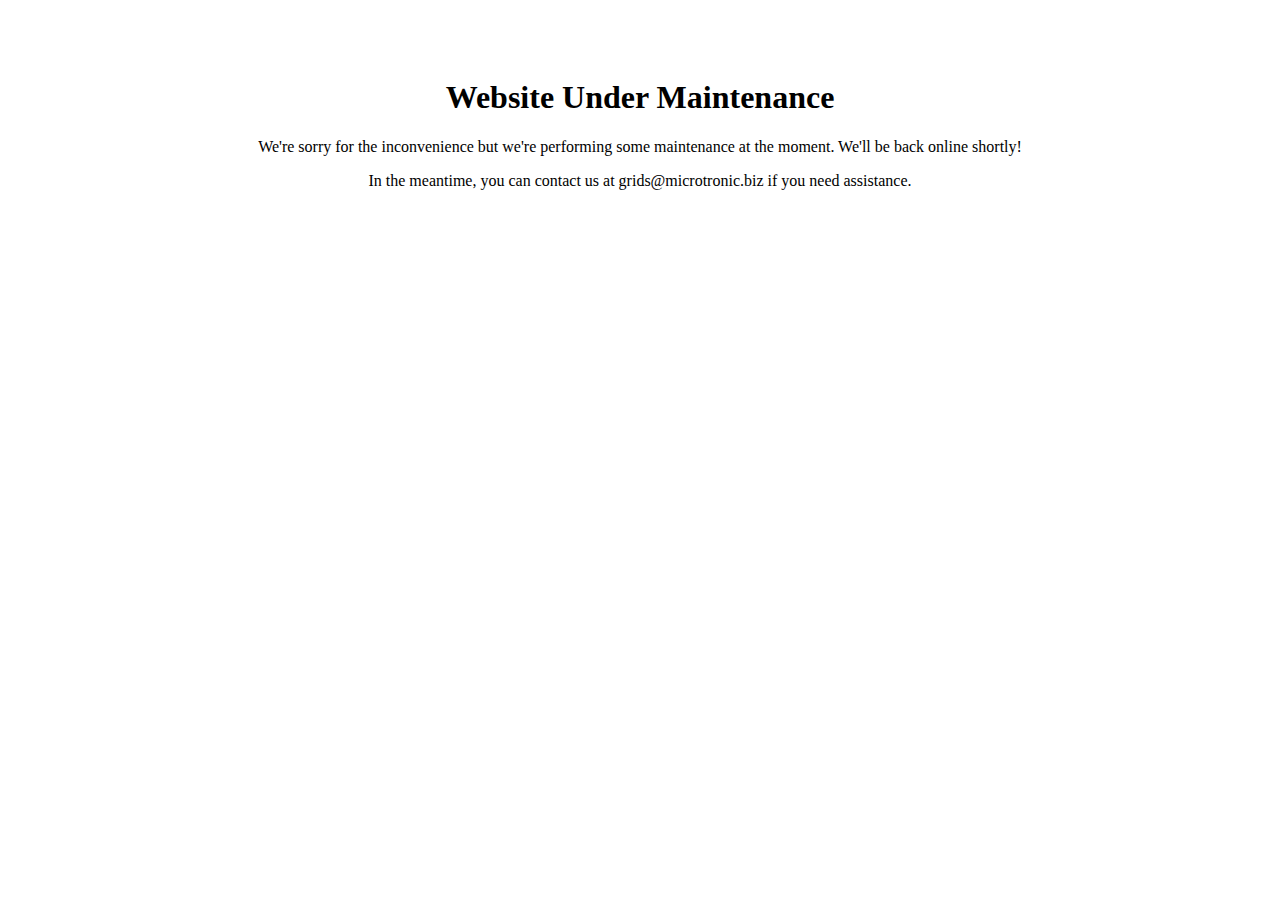
<file: index.html>
<!DOCTYPE html>
<html>
  <head>
    <title>Website Under Maintenance</title>
    <meta name="viewport" content="width=device-width, initial-scale=1.0">
  </head>
  <body>
    <div style="text-align:center; padding-top: 50px;">
      <h1>Website Under Maintenance</h1>
      <p>We're sorry for the inconvenience but we're performing some maintenance at the moment. We'll be back online shortly!</p>
      <p>In the meantime, you can contact us at grids@microtronic.biz if you need assistance.</p>
    </div>
  </body>
</html>
</file>
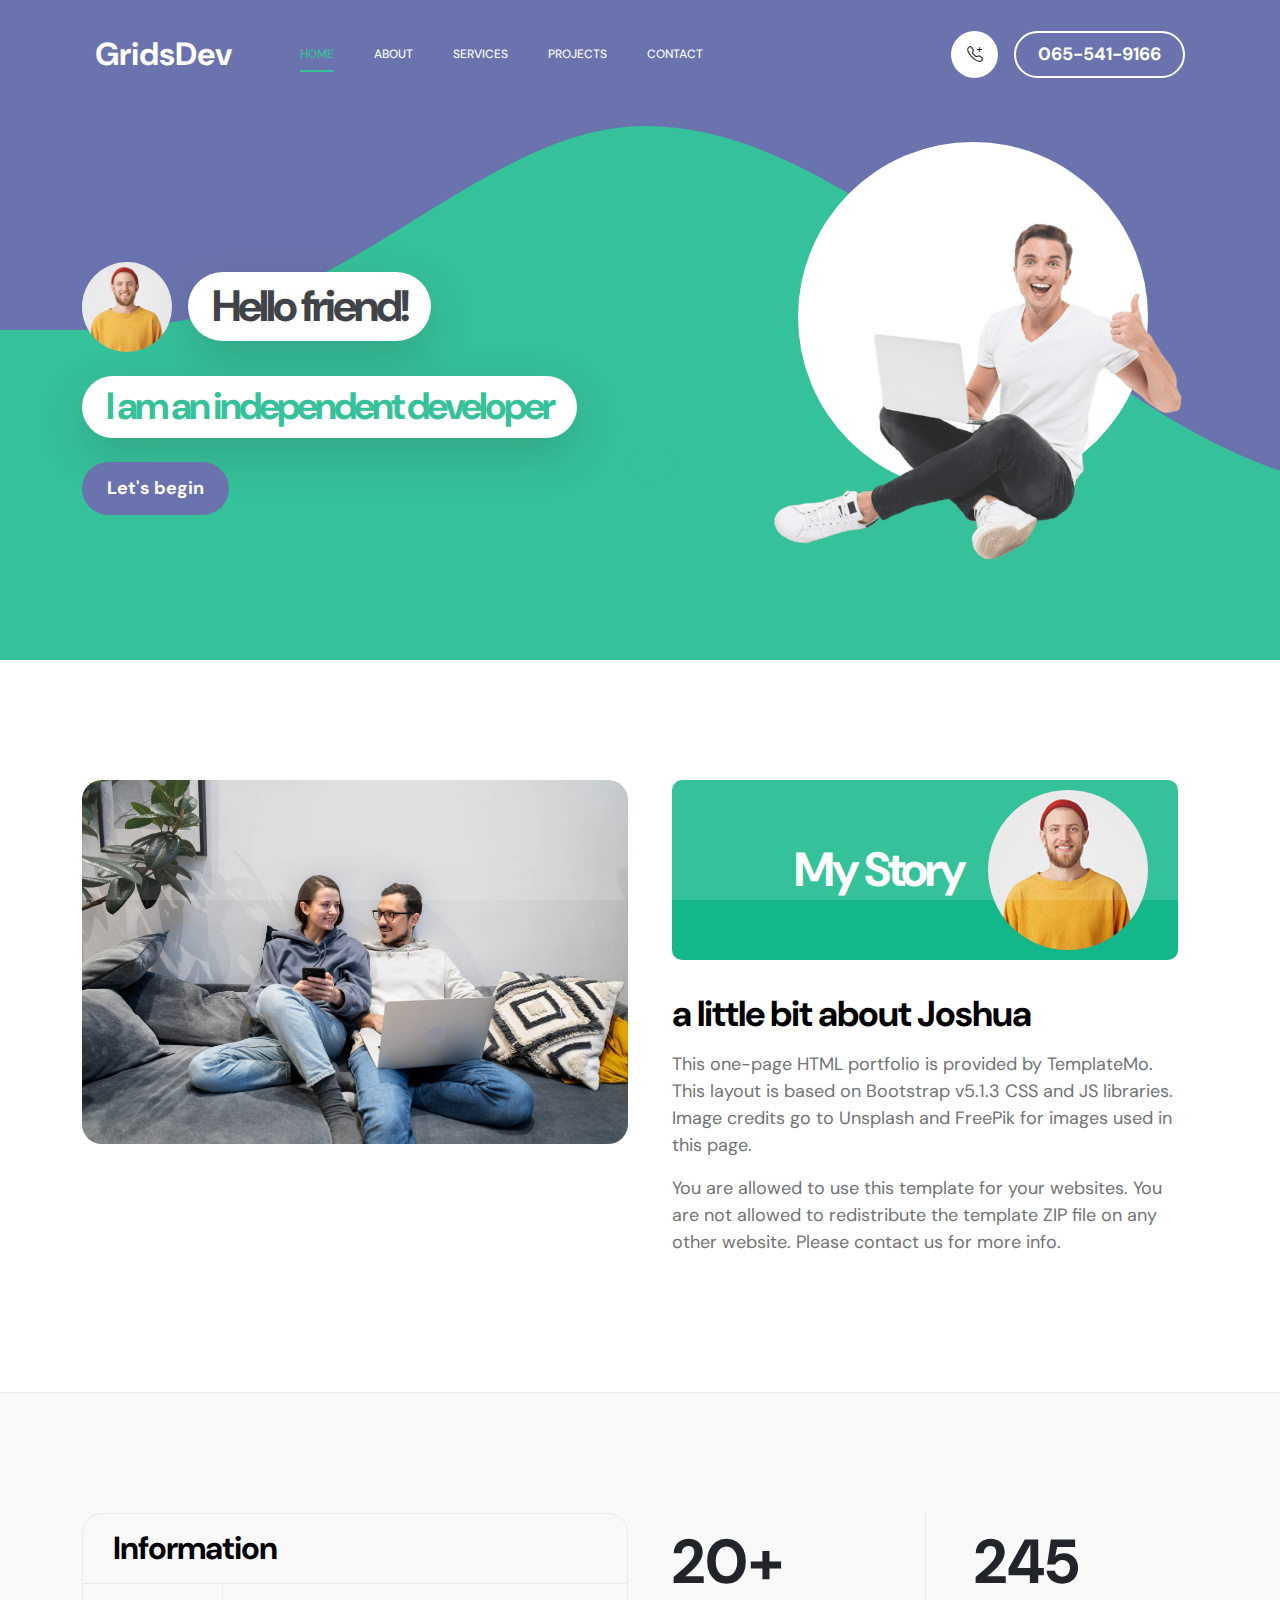
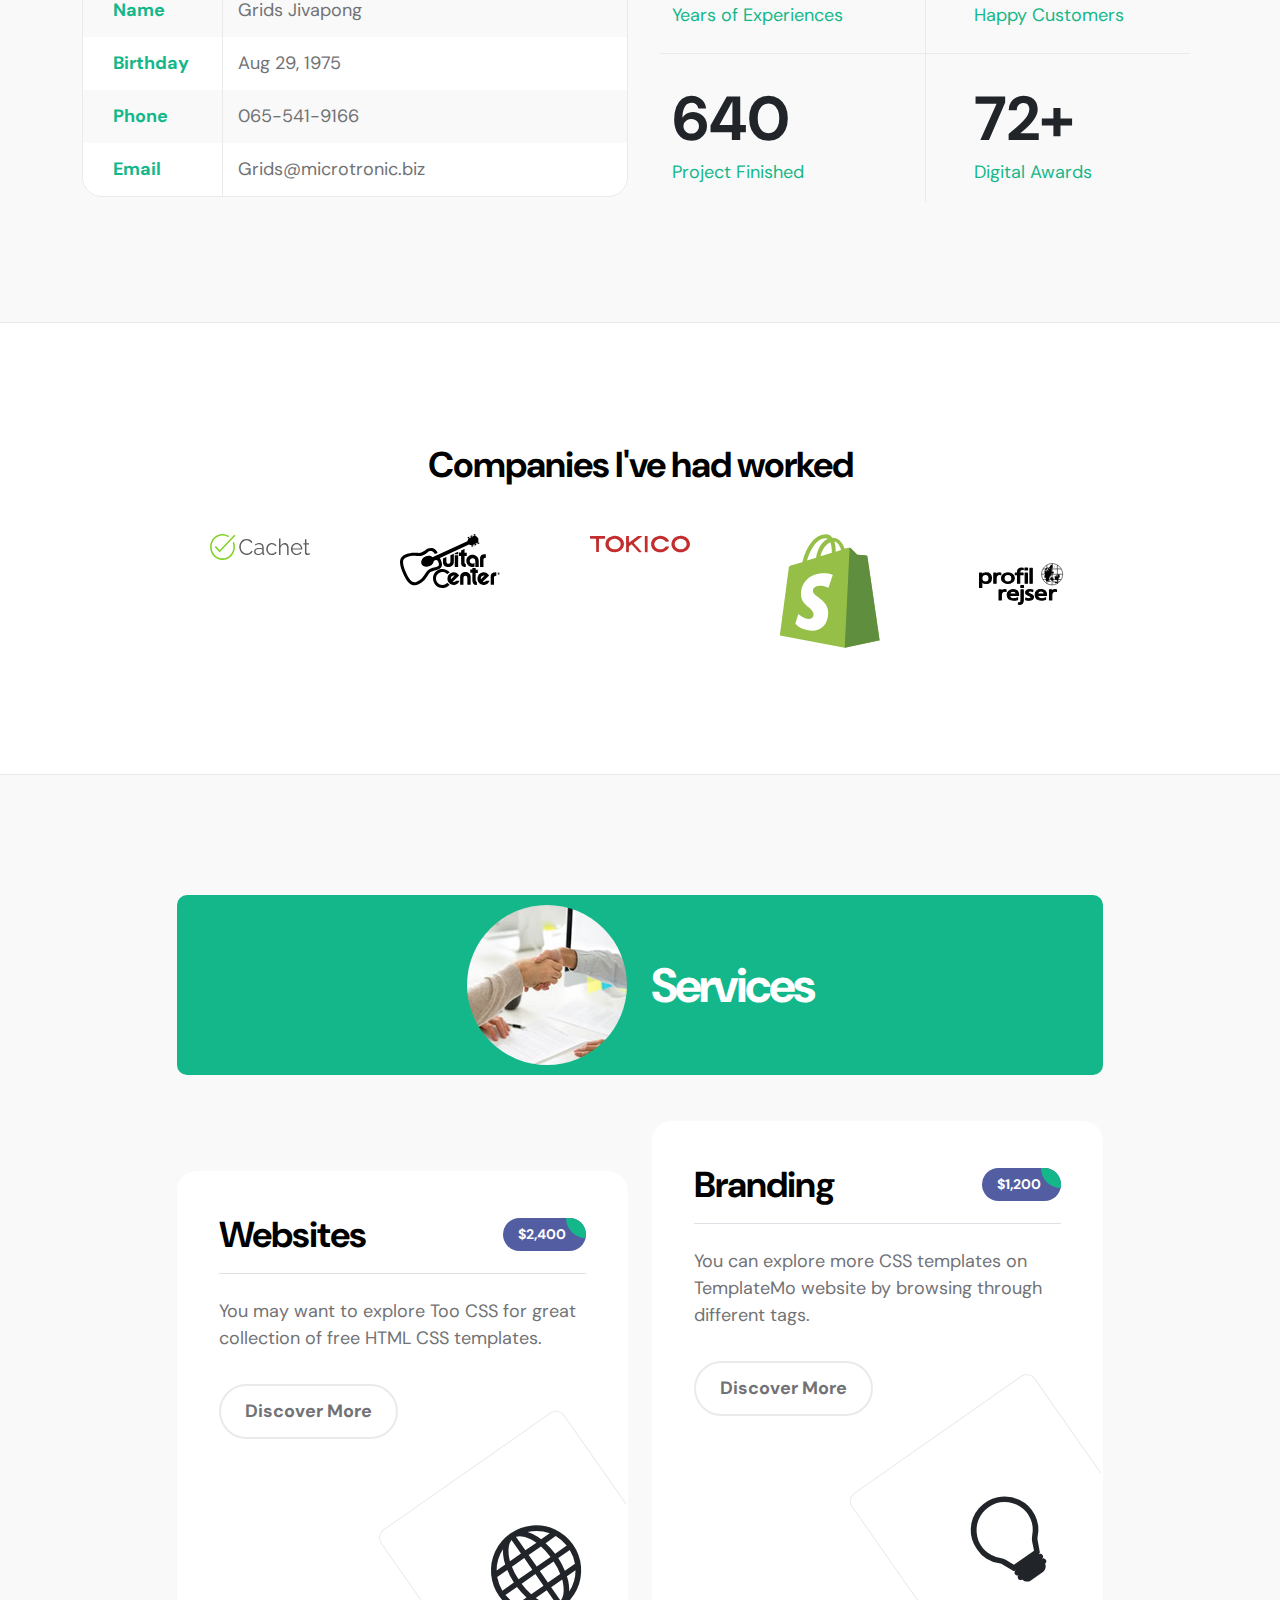
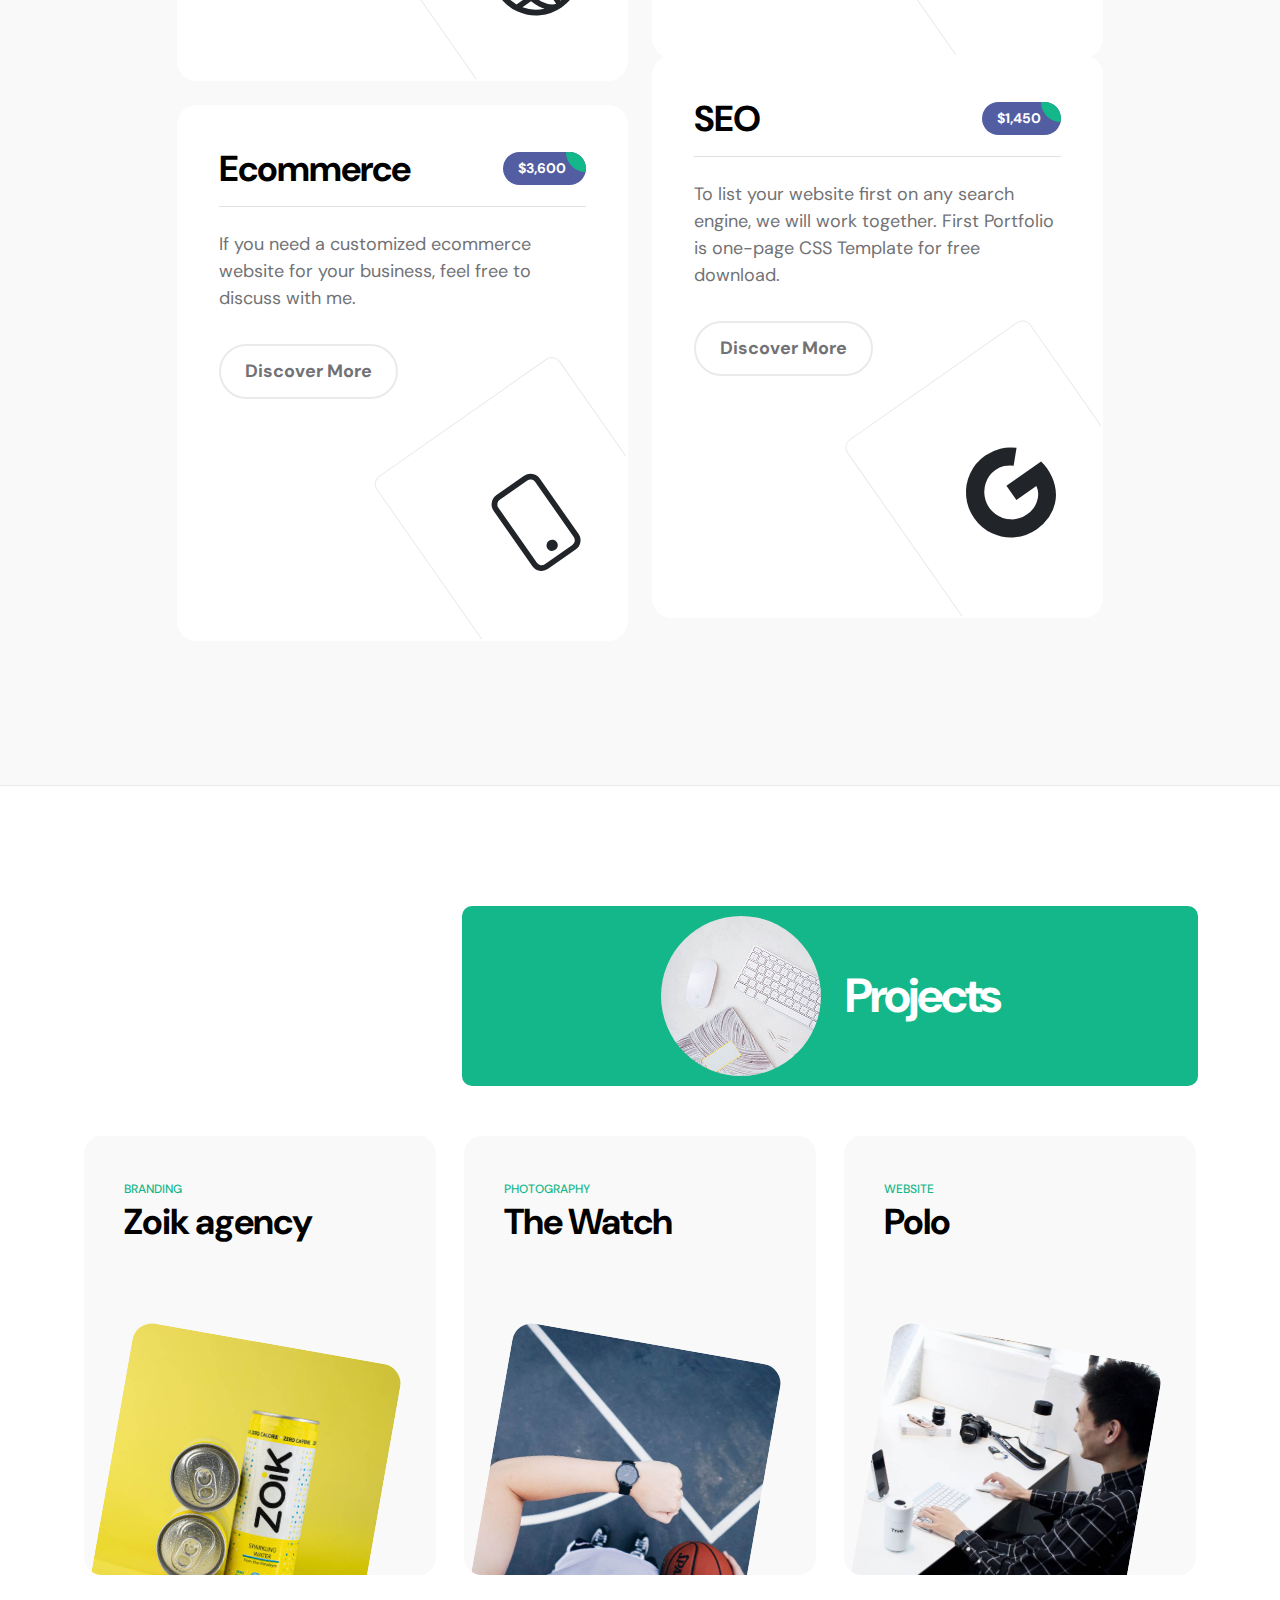
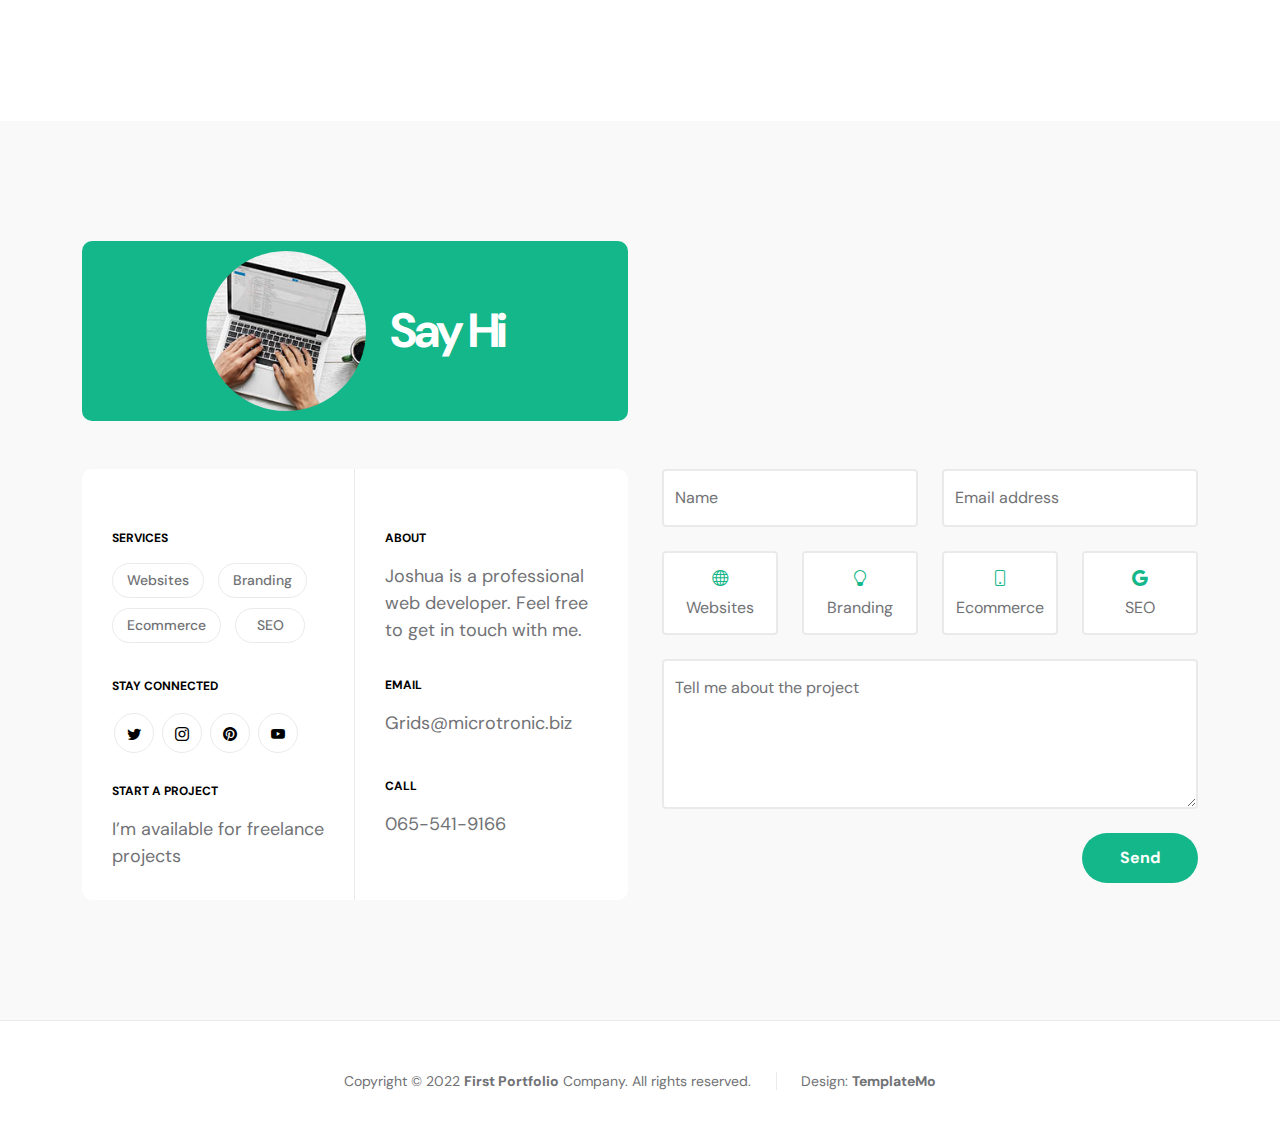
<file: freelance/index.html>
<!doctype html>
<html lang="en">
    <head>
        <meta charset="utf-8">
        <meta name="viewport" content="width=device-width, initial-scale=1">

        <meta name="description" content="">
        <meta name="author" content="TemplateMo">

        <title>Grids Developer</title>

        <!-- CSS FILES -->
        <link rel="preconnect" href="https://fonts.googleapis.com">
        
        <link rel="preconnect" href="https://fonts.gstatic.com" crossorigin>
        
        <link href="https://fonts.googleapis.com/css2?family=DM+Sans:wght@400;500;700&display=swap" rel="stylesheet">

        <link href="css/bootstrap.min.css" rel="stylesheet">

        <link href="css/bootstrap-icons.css" rel="stylesheet">

        <link href="css/magnific-popup.css" rel="stylesheet">

        <link href="css/templatemo-first-portfolio-style.css" rel="stylesheet">
        
    </head>
    
    <body>

        <section class="preloader">
            <div class="spinner">
                <span class="spinner-rotate"></span>    
            </div>
        </section>

        <nav class="navbar navbar-expand-lg">
            <div class="container">

                <button class="navbar-toggler" type="button" data-bs-toggle="collapse" data-bs-target="#navbarNav" aria-controls="navbarNav" aria-expanded="false" aria-label="Toggle navigation">
                    <span class="navbar-toggler-icon"></span>
                </button>

                <a href="index.html" class="navbar-brand mx-auto mx-lg-0">GridsDev</a>

                <div class="d-flex align-items-center d-lg-none">
                    <i class="navbar-icon bi-telephone-plus me-3"></i>
                    <a class="custom-btn btn" href="#section_5">
                        065-541-9166
                    </a>
                </div>

                <div class="collapse navbar-collapse" id="navbarNav">
                    <ul class="navbar-nav ms-lg-5">
                        <li class="nav-item">
                            <a class="nav-link click-scroll" href="#section_1">Home</a>
                        </li>

                        <li class="nav-item">
                            <a class="nav-link click-scroll" href="#section_2">About</a>
                        </li>

                        <li class="nav-item">
                            <a class="nav-link click-scroll" href="#section_3">Services</a>
                        </li>

                        <li class="nav-item">
                            <a class="nav-link click-scroll" href="#section_4">Projects</a>
                        </li>

                        <li class="nav-item">
                            <a class="nav-link click-scroll" href="#section_5">Contact</a>
                        </li>
                    </ul>

                    <div class="d-lg-flex align-items-center d-none ms-auto">
                        <i class="navbar-icon bi-telephone-plus me-3"></i>
                        <a class="custom-btn btn" href="#section_5">
                            065-541-9166
                        </a>
                    </div>
                </div>

            </div>
        </nav>

        <main>

            <section class="hero d-flex justify-content-center align-items-center" id="section_1">
                <div class="container">
                    <div class="row">

                        <div class="col-lg-7 col-12">
                            <div class="hero-text">
                                <div class="hero-title-wrap d-flex align-items-center mb-4">
                                    <img src="images/happy-bearded-young-man.jpg" class="avatar-image avatar-image-large img-fluid" alt="">

                                    <h1 class="hero-title ms-3 mb-0">Hello friend!</h1>
                                </div>

                                <h2 class="mb-4">I am an independent developer</h2>
                                <p class="mb-4"><a class="custom-btn btn custom-link" href="#section_2">Let's begin</a></p>
                            </div>
                        </div>

                        <div class="col-lg-5 col-12 position-relative">
                            <div class="hero-image-wrap"></div>
                            <img src="images/portrait-happy-excited-man-holding-laptop-computer.png" class="hero-image img-fluid" alt="">
                        </div>

                    </div>
                </div>

                <svg xmlns="http://www.w3.org/2000/svg" viewBox="0 0 1440 320"><path fill="#535da1" fill-opacity="1" d="M0,160L24,160C48,160,96,160,144,138.7C192,117,240,75,288,64C336,53,384,75,432,106.7C480,139,528,181,576,208C624,235,672,245,720,240C768,235,816,213,864,186.7C912,160,960,128,1008,133.3C1056,139,1104,181,1152,202.7C1200,224,1248,224,1296,197.3C1344,171,1392,117,1416,90.7L1440,64L1440,0L1416,0C1392,0,1344,0,1296,0C1248,0,1200,0,1152,0C1104,0,1056,0,1008,0C960,0,912,0,864,0C816,0,768,0,720,0C672,0,624,0,576,0C528,0,480,0,432,0C384,0,336,0,288,0C240,0,192,0,144,0C96,0,48,0,24,0L0,0Z"></path></svg>
            </section>


            <section class="about section-padding" id="section_2">
                <div class="container">
                    <div class="row">

                        <div class="col-lg-6 col-12">
                            <img src="images/couple-working-from-home-together-sofa.jpg" class="about-image img-fluid" alt="">
                        </div>

                        <div class="col-lg-6 col-12 mt-5 mt-lg-0">
                            <div class="about-thumb">

                                <div class="section-title-wrap d-flex justify-content-end align-items-center mb-4">
                                    <h2 class="text-white me-4 mb-0">My Story</h2>

                                    <img src="images/happy-bearded-young-man.jpg" class="avatar-image img-fluid" alt="">
                                </div>

                                <h3 class="pt-2 mb-3">a little bit about Joshua</h3>

                                <p>This one-page HTML portfolio is provided by <a href="https://templatemo.com" target="_blank">TemplateMo</a>. This layout is based on Bootstrap v5.1.3 CSS and JS libraries. Image credits go to <a href="https://unsplash.com" target="_blank">Unsplash</a> and <a href="https://freepik.com" target="_blank">FreePik</a> for images used in this page.</p>

                                <p>You are allowed to use this template for your websites. You are not allowed to redistribute the template ZIP file on any other website. Please <a href="https://templatemo.com/contact" target="_blank">contact us</a> for more info.</p>
                            </div>
                        </div>

                    </div>
                </div>
            </section>

            <section class="featured section-padding">
                <div class="container">
                    <div class="row">

                        <div class="col-lg-6 col-12">
                            <div class="profile-thumb">
                                <div class="profile-title">
                                    <h4 class="mb-0">Information</h4>
                                </div>

                                <div class="profile-body">
                                    <p>
                                        <span class="profile-small-title">Name</span> 
                                        <span>Grids Jivapong</span>
                                    </p>

                                    <p>
                                        <span class="profile-small-title">Birthday</span> 
                                        <span>Aug 29, 1975</span>
                                    </p>

                                    <p>
                                        <span class="profile-small-title">Phone</span> 
                                         <span><a href="tel: 305-240-9671">065-541-9166</a></span>
                                    </p>

                                    <p>
                                        <span class="profile-small-title">Email</span> 
                                        <span><a href="mailto:hello@josh.design">Grids@microtronic.biz</a></span>
                                    </p>
                                </div>
                            </div>
                        </div>

                        <div class="col-lg-6 col-12 mt-5 mt-lg-0">
                            <div class="about-thumb">
                                <div class="row">
                                    <div class="col-lg-6 col-6 featured-border-bottom py-2">
                                        <strong class="featured-numbers">20+</strong>

                                        <p class="featured-text">Years of Experiences</p>
                                    </div>

                                    <div class="col-lg-6 col-6 featured-border-start featured-border-bottom ps-5 py-2">
                                        <strong class="featured-numbers">245</strong>

                                        <p class="featured-text">Happy Customers</p>
                                    </div>

                                    <div class="col-lg-6 col-6 pt-4">
                                        <strong class="featured-numbers">640</strong>

                                        <p class="featured-text">Project Finished</p>
                                    </div>

                                    <div class="col-lg-6 col-6 featured-border-start ps-5 pt-4">
                                        <strong class="featured-numbers">72+</strong>

                                        <p class="featured-text">Digital Awards</p>
                                    </div>
                                </div>
                            </div>
                        </div>

                    </div>
                </div>
            </section>


            <section class="clients section-padding">
                <div class="container">
                    <div class="row align-items-center">

                        <div class="col-lg-12 col-12">
                            <h3 class="text-center mb-5">Companies I've had worked</h3>
                        </div>

                        <div class="col-lg-2 col-4 ms-auto clients-item-height">
                            <img src="images/clients/cachet.svg" class="clients-image img-fluid" alt="">
                        </div>

                        <div class="col-lg-2 col-4 clients-item-height">
                            <img src="images/clients/guitar-center.svg" class="clients-image img-fluid" alt="">
                        </div>

                        <div class="col-lg-2 col-4 clients-item-height">
                            <img src="images/clients/tokico.svg" class="clients-image img-fluid" alt="">
                        </div>

                        <div class="col-lg-2 col-4 clients-item-height">
                            <img src="images/clients/shopify.svg" class="clients-image img-fluid" alt="">
                        </div>

                        <div class="col-lg-2 col-4 me-auto clients-item-height">
                            <img src="images/clients/profil-rejser.svg" class="clients-image img-fluid" alt="">
                        </div>

                    </div>
                </div>
            </section>


            <section class="services section-padding" id="section_3">
                <div class="container">
                    <div class="row">

                        <div class="col-lg-10 col-12 mx-auto">
                            <div class="section-title-wrap d-flex justify-content-center align-items-center mb-5">
                                <img src="images/handshake-man-woman-after-signing-business-contract-closeup.jpg" class="avatar-image img-fluid" alt="">

                                <h2 class="text-white ms-4 mb-0">Services</h2>
                            </div>

                            <div class="row pt-lg-5">
                                <div class="col-lg-6 col-12">
                                    <div class="services-thumb">
                                        <div class="d-flex flex-wrap align-items-center border-bottom mb-4 pb-3">
                                            <h3 class="mb-0">Websites</h3>

                                            <div class="services-price-wrap ms-auto">
                                                <p class="services-price-text mb-0">$2,400</p>
                                                <div class="services-price-overlay"></div>
                                            </div>
                                        </div>

                                        <p>You may want to explore Too CSS for great collection of free HTML CSS templates.</p>

                                        <a href="#" class="custom-btn custom-border-btn btn mt-3">Discover More</a>

                                        <div class="services-icon-wrap d-flex justify-content-center align-items-center">
                                            <i class="services-icon bi-globe"></i>
                                        </div>
                                    </div>
                                </div>

                                <div class="col-lg-6 col-12">
                                    <div class="services-thumb services-thumb-up">
                                        <div class="d-flex flex-wrap align-items-center border-bottom mb-4 pb-3">
                                            <h3 class="mb-0">Branding</h3>

                                            <div class="services-price-wrap ms-auto">
                                                <p class="services-price-text mb-0">$1,200</p>
                                                <div class="services-price-overlay"></div>
                                            </div>
                                        </div>

                                        <p>You can explore more CSS templates on TemplateMo website by browsing through different tags.</p>

                                        <a href="#" class="custom-btn custom-border-btn btn mt-3">Discover More</a>

                                        <div class="services-icon-wrap d-flex justify-content-center align-items-center">
                                            <i class="services-icon bi-lightbulb"></i>
                                        </div>
                                    </div>
                                </div>

                                <div class="col-lg-6 col-12">
                                    <div class="services-thumb">
                                        <div class="d-flex flex-wrap align-items-center border-bottom mb-4 pb-3">
                                            <h3 class="mb-0">Ecommerce</h3>

                                            <div class="services-price-wrap ms-auto">
                                                <p class="services-price-text mb-0">$3,600</p>
                                                <div class="services-price-overlay"></div>
                                            </div>
                                        </div>

                                        <p>If you need a customized ecommerce website for your business, feel free to discuss with me.</p>

                                        <a href="#" class="custom-btn custom-border-btn btn mt-3">Discover More</a>

                                        <div class="services-icon-wrap d-flex justify-content-center align-items-center">
                                            <i class="services-icon bi-phone"></i>
                                        </div>
                                    </div>
                                </div>

                                <div class="col-lg-6 col-12">
                                    <div class="services-thumb services-thumb-up">
                                        <div class="d-flex flex-wrap align-items-center border-bottom mb-4 pb-3">
                                            <h3 class="mb-0">SEO</h3>

                                            <div class="services-price-wrap ms-auto">
                                                <p class="services-price-text mb-0">$1,450</p>
                                                <div class="services-price-overlay"></div>
                                            </div>
                                        </div>

                                        <p>To list your website first on any search engine, we will work together. First Portfolio is one-page CSS Template for free download.</p>

                                        <a href="#" class="custom-btn custom-border-btn btn mt-3">Discover More</a>

                                        <div class="services-icon-wrap d-flex justify-content-center align-items-center">
                                            <i class="services-icon bi-google"></i>
                                        </div>
                                    </div>
                                </div>
                            </div>
                        </div>
                    </div>
                </div>
            </section>


            <section class="projects section-padding" id="section_4">
                <div class="container">
                    <div class="row">

                        <div class="col-lg-8 col-md-8 col-12 ms-auto">
                            <div class="section-title-wrap d-flex justify-content-center align-items-center mb-4">
                                <img src="images/white-desk-work-study-aesthetics.jpg" class="avatar-image img-fluid" alt="">

                                <h2 class="text-white ms-4 mb-0">Projects</h2>
                            </div>
                        </div>

                        <div class="clearfix"></div>

                        <div class="col-lg-4 col-md-6 col-12">
                            <div class="projects-thumb">
                                <div class="projects-info">
                                    <small class="projects-tag">Branding</small>

                                    <h3 class="projects-title">Zoik agency</h3>
                                </div>

                                <a href="images/projects/nikhil-KO4io-eCAXA-unsplash.jpg" class="popup-image">
                                    <img src="images/projects/nikhil-KO4io-eCAXA-unsplash.jpg" class="projects-image img-fluid" alt="">
                                </a>
                            </div>
                        </div>

                        <div class="col-lg-4 col-md-6 col-12">
                            <div class="projects-thumb">
                                <div class="projects-info">
                                    <small class="projects-tag">Photography</small>

                                    <h3 class="projects-title">The Watch</h3>
                                </div>

                                <a href="images/projects/the-5th-IQYR7N67dhM-unsplash.jpg" class="popup-image">
                                    <img src="images/projects/the-5th-IQYR7N67dhM-unsplash.jpg" class="projects-image img-fluid" alt="">
                                </a>
                            </div>
                        </div>

                        <div class="col-lg-4 col-md-6 col-12">
                            <div class="projects-thumb">
                                <div class="projects-info">
                                    <small class="projects-tag">Website</small>

                                    <h3 class="projects-title">Polo</h3>
                                </div>

                                <a href="images/projects/true-agency-9Bjog5FZ-oc-unsplash.jpg" class="popup-image">
                                    <img src="images/projects/true-agency-9Bjog5FZ-oc-unsplash.jpg" class="projects-image img-fluid" alt="">
                                </a>
                            </div>
                        </div>

                    </div>
                </div>
            </section>

            <section class="contact section-padding" id="section_5">
                    <div class="container">
                        <div class="row">

                            <div class="col-lg-6 col-md-8 col-12">
                                <div class="section-title-wrap d-flex justify-content-center align-items-center mb-5">
                                    <img src="images/aerial-view-man-using-computer-laptop-wooden-table.jpg" class="avatar-image img-fluid" alt="">

                                    <h2 class="text-white ms-4 mb-0">Say Hi</h2>
                                </div>
                            </div>

                            <div class="clearfix"></div>

                            <div class="col-lg-3 col-md-6 col-12 pe-lg-0">
                                <div class="contact-info contact-info-border-start d-flex flex-column">
                                    <strong class="site-footer-title d-block mb-3">Services</strong>

                                    <ul class="footer-menu">
                                        <li class="footer-menu-item"><a href="#" class="footer-menu-link">Websites</a></li>

                                        <li class="footer-menu-item"><a href="#" class="footer-menu-link">Branding</a></li>

                                        <li class="footer-menu-item"><a href="#" class="footer-menu-link">Ecommerce</a></li>

                                        <li class="footer-menu-item"><a href="#" class="footer-menu-link">SEO</a></li>
                                    </ul>

                                    <strong class="site-footer-title d-block mt-4 mb-3">Stay connected</strong>

                                    <ul class="social-icon">
                                        <li class="social-icon-item"><a href="https://twitter.com/minthu" class="social-icon-link bi-twitter"></a></li>

                                        <li class="social-icon-item"><a href="#" class="social-icon-link bi-instagram"></a></li>

                                        <li class="social-icon-item"><a href="#" class="social-icon-link bi-pinterest"></a></li>

                                        <li class="social-icon-item"><a href="https://www.youtube.com/templatemo" class="social-icon-link bi-youtube"></a></li>
                                    </ul>

                                    <strong class="site-footer-title d-block mt-4 mb-3">Start a project</strong>

                                    <p class="mb-0">I’m available for freelance projects</p>
                                </div>
                            </div>

                            <div class="col-lg-3 col-md-6 col-12 ps-lg-0">
                                <div class="contact-info d-flex flex-column">
                                    <strong class="site-footer-title d-block mb-3">About</strong>

                                    <p class="mb-2">
                                        Joshua is a professional web developer. Feel free to get in touch with me.
                                    </p>

                                    <strong class="site-footer-title d-block mt-4 mb-3">Email</strong>

                                    <p>
                                        <a href="mailto:Grids@microtronic.biz">
                                            Grids@microtronic.biz
                                        </a>
                                    </p>

                                    <strong class="site-footer-title d-block mt-4 mb-3">Call</strong>

                                    <p class="mb-0">
                                        <a href="tel: 065-541-9166">
                                            065-541-9166
                                        </a>
                                    </p>
                                </div>
                            </div>

                            <div class="col-lg-6 col-12 mt-5 mt-lg-0">
                                <form action="#" method="get" class="custom-form contact-form" role="form">
                                    <div class="row">
                                        <div class="col-lg-6 col-md-6 col-12">
                                            <div class="form-floating">
                                                <input type="text" name="name" id="name" class="form-control" placeholder="Name" required="">
                                                
                                                <label for="floatingInput">Name</label>
                                            </div>
                                        </div>

                                        <div class="col-lg-6 col-md-6 col-12"> 
                                            <div class="form-floating">
                                                <input type="email" name="email" id="email" pattern="[^ @]*@[^ @]*" class="form-control" placeholder="Email address" required="">
                                                
                                                <label for="floatingInput">Email address</label>
                                            </div>
                                        </div>

                                        <div class="col-lg-3 col-md-6 col-6">
                                            <div class="form-check form-check-inline">
                                                <input name="website" type="checkbox" class="form-check-input" id="inlineCheckbox1" value="1">

                                                <label class="form-check-label" for="inlineCheckbox1">
                                                    <i class="bi-globe form-check-icon"></i>
                                                    <span class="form-check-label-text">Websites</span>
                                                </label>
                                          </div>
                                        </div>

                                        <div class="col-lg-3 col-md-6 col-6">
                                            <div class="form-check form-check-inline">
                                                <input name="branding" type="checkbox" class="form-check-input" id="inlineCheckbox2" value="1">

                                                <label class="form-check-label" for="inlineCheckbox2">
                                                    <i class="bi-lightbulb form-check-icon"></i>
                                                    <span class="form-check-label-text">Branding</span>
                                                </label>
                                            </div>
                                        </div>

                                        <div class="col-lg-3 col-md-6 col-6">
                                            <div class="form-check form-check-inline">
                                                <input name="ecommerce" type="checkbox" class="form-check-input" id="inlineCheckbox3" value="1">

                                                <label class="form-check-label" for="inlineCheckbox3">
                                                    <i class="bi-phone form-check-icon"></i>
                                                    <span class="form-check-label-text">Ecommerce</span>
                                                </label>
                                            </div>
                                        </div>

                                        <div class="col-lg-3 col-md-6 col-6">
                                            <div class="form-check form-check-inline me-0">
                                                <input name="seo" type="checkbox" class="form-check-input" id="inlineCheckbox4" value="1">

                                                <label class="form-check-label" for="inlineCheckbox4">
                                                    <i class="bi-google form-check-icon"></i>
                                                    <span class="form-check-label-text">SEO</span>
                                                </label>
                                            </div>
                                        </div>

                                        <div class="col-lg-12 col-12">
                                            <div class="form-floating">
                                                <textarea class="form-control" id="message" name="message" placeholder="Tell me about the project"></textarea>
                                                
                                                <label for="floatingTextarea">Tell me about the project</label>
                                            </div>
                                        </div>

                                        <div class="col-lg-3 col-12 ms-auto">
                                            <button type="submit" class="form-control">Send</button>
                                        </div>

                                    </div>
                                </form>
                            </div>

                        </div>
                    </div>
                </div>
            </section>

        </main>

        <footer class="site-footer">
            <div class="container">
                <div class="row">

                    <div class="col-lg-12 col-12">
                        <div class="copyright-text-wrap">
                            <p class="mb-0">
                                <span class="copyright-text">Copyright © 2022 <a href="#">First Portfolio</a> Company. All rights reserved.</span>
                                Design: 
                                <a rel="sponsored" href="https://templatemo.com" target="_blank">TemplateMo</a>
                            </p>
                        </div>
                    </div>

                </div>
            </div>
        </footer>

        <!-- JAVASCRIPT FILES -->
        <script src="js/jquery.min.js"></script>
        <script src="js/bootstrap.min.js"></script>
        <script src="js/jquery.sticky.js"></script>
        <script src="js/click-scroll.js"></script>
        <script src="js/jquery.magnific-popup.min.js"></script>
        <script src="js/magnific-popup-options.js"></script>
        <script src="js/custom.js"></script>

    </body>
</html>
</file>
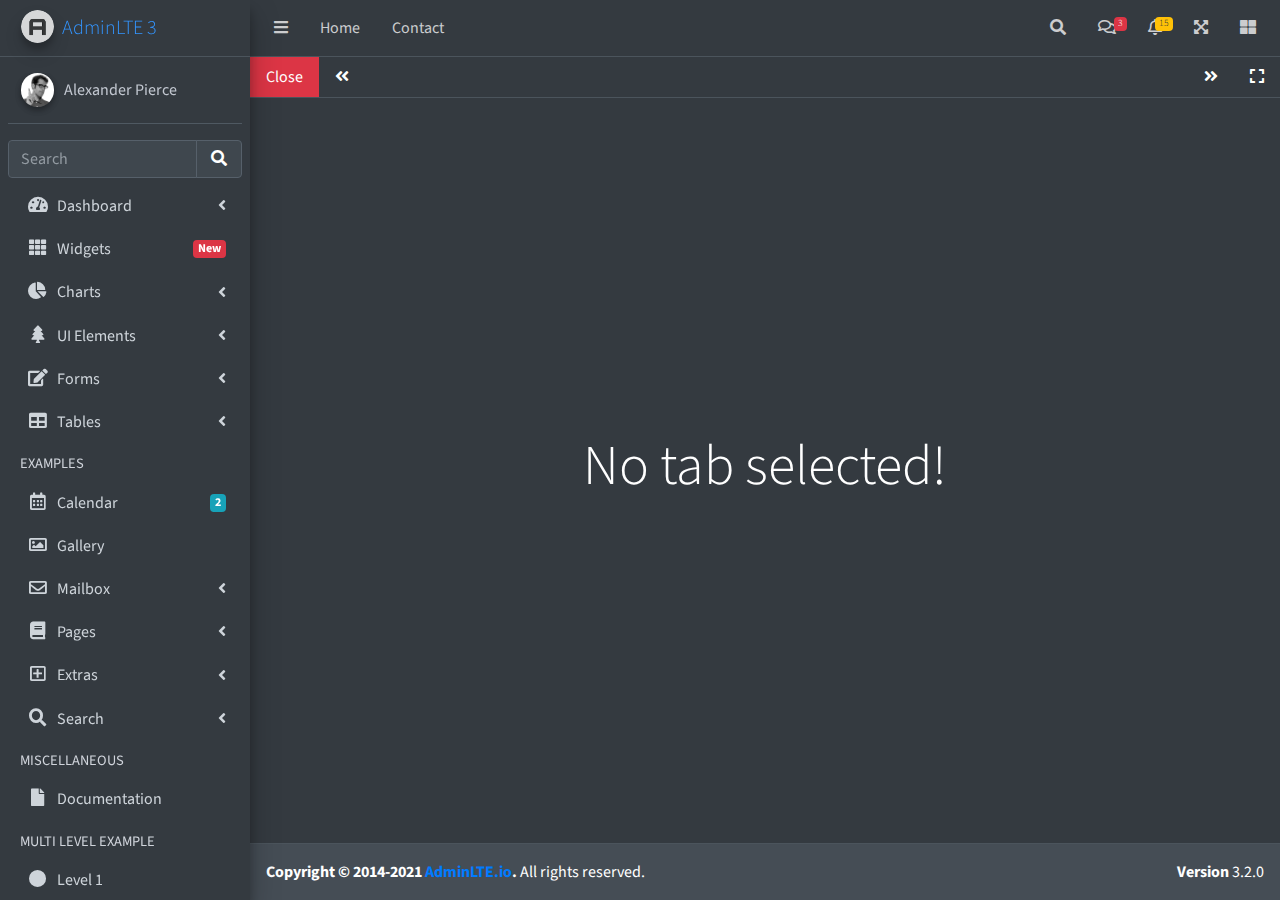
<file: iframe-dark.html>
<!DOCTYPE html>
<html lang="en">
<head>
  <meta charset="utf-8">
  <meta name="viewport" content="width=device-width, initial-scale=1">
  <title>AdminLTE 3 | Tabbed IFrames</title>

  <!-- Google Font: Source Sans Pro -->
  <link rel="stylesheet" href="https://fonts.googleapis.com/css?family=Source+Sans+Pro:300,400,400i,700&display=fallback">
  <!-- Font Awesome -->
  <link rel="stylesheet" href="plugins/fontawesome-free/css/all.min.css">
  <!-- Theme style -->
  <link rel="stylesheet" href="dist/css/adminlte.min.css">
  <!-- overlayScrollbars -->
  <link rel="stylesheet" href="plugins/overlayScrollbars/css/OverlayScrollbars.min.css">
</head>
<body class="hold-transition sidebar-mini layout-fixed dark-mode" data-panel-auto-height-mode="height">
<div class="wrapper">

  <!-- Navbar -->
  <nav class="main-header navbar navbar-expand navbar-dark">
    <!-- Left navbar links -->
    <ul class="navbar-nav">
      <li class="nav-item">
        <a class="nav-link" data-widget="pushmenu" href="#" role="button"><i class="fas fa-bars"></i></a>
      </li>
      <li class="nav-item d-none d-sm-inline-block">
        <a href="index3.html" class="nav-link">Home</a>
      </li>
      <li class="nav-item d-none d-sm-inline-block">
        <a href="#" class="nav-link">Contact</a>
      </li>
    </ul>

    <!-- Right navbar links -->
    <ul class="navbar-nav ml-auto">
      <!-- Navbar Search -->
      <li class="nav-item">
        <a class="nav-link" data-widget="navbar-search" href="#" role="button">
          <i class="fas fa-search"></i>
        </a>
        <div class="navbar-search-block">
          <form class="form-inline">
            <div class="input-group input-group-sm">
              <input class="form-control form-control-navbar" type="search" placeholder="Search" aria-label="Search">
              <div class="input-group-append">
                <button class="btn btn-navbar" type="submit">
                  <i class="fas fa-search"></i>
                </button>
                <button class="btn btn-navbar" type="button" data-widget="navbar-search">
                  <i class="fas fa-times"></i>
                </button>
              </div>
            </div>
          </form>
        </div>
      </li>

      <!-- Messages Dropdown Menu -->
      <li class="nav-item dropdown">
        <a class="nav-link" data-toggle="dropdown" href="#">
          <i class="far fa-comments"></i>
          <span class="badge badge-danger navbar-badge">3</span>
        </a>
        <div class="dropdown-menu dropdown-menu-lg dropdown-menu-right">
          <a href="#" class="dropdown-item">
            <!-- Message Start -->
            <div class="media">
              <img src="dist/img/user1-128x128.jpg" alt="User Avatar" class="img-size-50 mr-3 img-circle">
              <div class="media-body">
                <h3 class="dropdown-item-title">
                  Brad Diesel
                  <span class="float-right text-sm text-danger"><i class="fas fa-star"></i></span>
                </h3>
                <p class="text-sm">Call me whenever you can...</p>
                <p class="text-sm text-muted"><i class="far fa-clock mr-1"></i> 4 Hours Ago</p>
              </div>
            </div>
            <!-- Message End -->
          </a>
          <div class="dropdown-divider"></div>
          <a href="#" class="dropdown-item">
            <!-- Message Start -->
            <div class="media">
              <img src="dist/img/user8-128x128.jpg" alt="User Avatar" class="img-size-50 img-circle mr-3">
              <div class="media-body">
                <h3 class="dropdown-item-title">
                  John Pierce
                  <span class="float-right text-sm text-muted"><i class="fas fa-star"></i></span>
                </h3>
                <p class="text-sm">I got your message bro</p>
                <p class="text-sm text-muted"><i class="far fa-clock mr-1"></i> 4 Hours Ago</p>
              </div>
            </div>
            <!-- Message End -->
          </a>
          <div class="dropdown-divider"></div>
          <a href="#" class="dropdown-item">
            <!-- Message Start -->
            <div class="media">
              <img src="dist/img/user3-128x128.jpg" alt="User Avatar" class="img-size-50 img-circle mr-3">
              <div class="media-body">
                <h3 class="dropdown-item-title">
                  Nora Silvester
                  <span class="float-right text-sm text-warning"><i class="fas fa-star"></i></span>
                </h3>
                <p class="text-sm">The subject goes here</p>
                <p class="text-sm text-muted"><i class="far fa-clock mr-1"></i> 4 Hours Ago</p>
              </div>
            </div>
            <!-- Message End -->
          </a>
          <div class="dropdown-divider"></div>
          <a href="#" class="dropdown-item dropdown-footer">See All Messages</a>
        </div>
      </li>
      <!-- Notifications Dropdown Menu -->
      <li class="nav-item dropdown">
        <a class="nav-link" data-toggle="dropdown" href="#">
          <i class="far fa-bell"></i>
          <span class="badge badge-warning navbar-badge">15</span>
        </a>
        <div class="dropdown-menu dropdown-menu-lg dropdown-menu-right">
          <span class="dropdown-item dropdown-header">15 Notifications</span>
          <div class="dropdown-divider"></div>
          <a href="#" class="dropdown-item">
            <i class="fas fa-envelope mr-2"></i> 4 new messages
            <span class="float-right text-muted text-sm">3 mins</span>
          </a>
          <div class="dropdown-divider"></div>
          <a href="#" class="dropdown-item">
            <i class="fas fa-users mr-2"></i> 8 friend requests
            <span class="float-right text-muted text-sm">12 hours</span>
          </a>
          <div class="dropdown-divider"></div>
          <a href="#" class="dropdown-item">
            <i class="fas fa-file mr-2"></i> 3 new reports
            <span class="float-right text-muted text-sm">2 days</span>
          </a>
          <div class="dropdown-divider"></div>
          <a href="#" class="dropdown-item dropdown-footer">See All Notifications</a>
        </div>
      </li>
      <li class="nav-item">
        <a class="nav-link" data-widget="fullscreen" href="#" role="button">
          <i class="fas fa-expand-arrows-alt"></i>
        </a>
      </li>
      <li class="nav-item">
        <a class="nav-link" data-widget="control-sidebar" data-slide="true" href="#" role="button">
          <i class="fas fa-th-large"></i>
        </a>
      </li>
    </ul>
  </nav>
  <!-- /.navbar -->

  <!-- Main Sidebar Container -->
  <aside class="main-sidebar sidebar-dark-primary elevation-4">
    <!-- Brand Logo -->
    <a href="index3.html" class="brand-link">
      <img src="dist/img/AdminLTELogo.png" alt="AdminLTE Logo" class="brand-image img-circle elevation-3" style="opacity: .8">
      <span class="brand-text font-weight-light">AdminLTE 3</span>
    </a>

    <!-- Sidebar -->
    <div class="sidebar">
      <!-- Sidebar user panel (optional) -->
      <div class="user-panel mt-3 pb-3 mb-3 d-flex">
        <div class="image">
          <img src="dist/img/user2-160x160.jpg" class="img-circle elevation-2" alt="User Image">
        </div>
        <div class="info">
          <a href="#" class="d-block">Alexander Pierce</a>
        </div>
      </div>

      <!-- SidebarSearch Form -->
      <div class="form-inline">
        <div class="input-group" data-widget="sidebar-search">
          <input class="form-control form-control-sidebar" type="search" placeholder="Search" aria-label="Search">
          <div class="input-group-append">
            <button class="btn btn-sidebar">
              <i class="fas fa-search fa-fw"></i>
            </button>
          </div>
        </div>
      </div>

      <!-- Sidebar Menu -->
      <nav class="mt-2">
        <ul class="nav nav-pills nav-sidebar flex-column" data-widget="treeview" role="menu" data-accordion="false">
          <!-- Add icons to the links using the .nav-icon class
               with font-awesome or any other icon font library -->
          <li class="nav-item">
            <a href="#" class="nav-link">
              <i class="nav-icon fas fa-tachometer-alt"></i>
              <p>
                Dashboard
                <i class="right fas fa-angle-left"></i>
              </p>
            </a>
            <ul class="nav nav-treeview">
              <li class="nav-item">
                <a href="./index.html" class="nav-link">
                  <i class="far fa-circle nav-icon"></i>
                  <p>Dashboard v1</p>
                </a>
              </li>
              <li class="nav-item">
                <a href="./index2.html" class="nav-link">
                  <i class="far fa-circle nav-icon"></i>
                  <p>Dashboard v2</p>
                </a>
              </li>
              <li class="nav-item">
                <a href="./index3.html" class="nav-link">
                  <i class="far fa-circle nav-icon"></i>
                  <p>Dashboard v3</p>
                </a>
              </li>
            </ul>
          </li>
          <li class="nav-item">
            <a href="pages/widgets.html" class="nav-link">
              <i class="nav-icon fas fa-th"></i>
              <p>
                Widgets
                <span class="right badge badge-danger">New</span>
              </p>
            </a>
          </li>
          <li class="nav-item">
            <a href="#" class="nav-link">
              <i class="nav-icon fas fa-chart-pie"></i>
              <p>
                Charts
                <i class="right fas fa-angle-left"></i>
              </p>
            </a>
            <ul class="nav nav-treeview">
              <li class="nav-item">
                <a href="pages/charts/chartjs.html" class="nav-link">
                  <i class="far fa-circle nav-icon"></i>
                  <p>ChartJS</p>
                </a>
              </li>
              <li class="nav-item">
                <a href="pages/charts/flot.html" class="nav-link">
                  <i class="far fa-circle nav-icon"></i>
                  <p>Flot</p>
                </a>
              </li>
              <li class="nav-item">
                <a href="pages/charts/inline.html" class="nav-link">
                  <i class="far fa-circle nav-icon"></i>
                  <p>Inline</p>
                </a>
              </li>
            </ul>
          </li>
          <li class="nav-item">
            <a href="#" class="nav-link">
              <i class="nav-icon fas fa-tree"></i>
              <p>
                UI Elements
                <i class="fas fa-angle-left right"></i>
              </p>
            </a>
            <ul class="nav nav-treeview">
              <li class="nav-item">
                <a href="pages/UI/general.html" class="nav-link">
                  <i class="far fa-circle nav-icon"></i>
                  <p>General</p>
                </a>
              </li>
              <li class="nav-item">
                <a href="pages/UI/icons.html" class="nav-link">
                  <i class="far fa-circle nav-icon"></i>
                  <p>Icons</p>
                </a>
              </li>
              <li class="nav-item">
                <a href="pages/UI/buttons.html" class="nav-link">
                  <i class="far fa-circle nav-icon"></i>
                  <p>Buttons</p>
                </a>
              </li>
              <li class="nav-item">
                <a href="pages/UI/sliders.html" class="nav-link">
                  <i class="far fa-circle nav-icon"></i>
                  <p>Sliders</p>
                </a>
              </li>
              <li class="nav-item">
                <a href="pages/UI/modals.html" class="nav-link">
                  <i class="far fa-circle nav-icon"></i>
                  <p>Modals & Alerts</p>
                </a>
              </li>
              <li class="nav-item">
                <a href="pages/UI/navbar.html" class="nav-link">
                  <i class="far fa-circle nav-icon"></i>
                  <p>Navbar & Tabs</p>
                </a>
              </li>
              <li class="nav-item">
                <a href="pages/UI/timeline.html" class="nav-link">
                  <i class="far fa-circle nav-icon"></i>
                  <p>Timeline</p>
                </a>
              </li>
              <li class="nav-item">
                <a href="pages/UI/ribbons.html" class="nav-link">
                  <i class="far fa-circle nav-icon"></i>
                  <p>Ribbons</p>
                </a>
              </li>
            </ul>
          </li>
          <li class="nav-item">
            <a href="#" class="nav-link">
              <i class="nav-icon fas fa-edit"></i>
              <p>
                Forms
                <i class="fas fa-angle-left right"></i>
              </p>
            </a>
            <ul class="nav nav-treeview">
              <li class="nav-item">
                <a href="pages/forms/general.html" class="nav-link">
                  <i class="far fa-circle nav-icon"></i>
                  <p>General Elements</p>
                </a>
              </li>
              <li class="nav-item">
                <a href="pages/forms/advanced.html" class="nav-link">
                  <i class="far fa-circle nav-icon"></i>
                  <p>Advanced Elements</p>
                </a>
              </li>
              <li class="nav-item">
                <a href="pages/forms/editors.html" class="nav-link">
                  <i class="far fa-circle nav-icon"></i>
                  <p>Editors</p>
                </a>
              </li>
              <li class="nav-item">
                <a href="pages/forms/validation.html" class="nav-link">
                  <i class="far fa-circle nav-icon"></i>
                  <p>Validation</p>
                </a>
              </li>
            </ul>
          </li>
          <li class="nav-item">
            <a href="#" class="nav-link">
              <i class="nav-icon fas fa-table"></i>
              <p>
                Tables
                <i class="fas fa-angle-left right"></i>
              </p>
            </a>
            <ul class="nav nav-treeview">
              <li class="nav-item">
                <a href="pages/tables/simple.html" class="nav-link">
                  <i class="far fa-circle nav-icon"></i>
                  <p>Simple Tables</p>
                </a>
              </li>
              <li class="nav-item">
                <a href="pages/tables/data.html" class="nav-link">
                  <i class="far fa-circle nav-icon"></i>
                  <p>DataTables</p>
                </a>
              </li>
              <li class="nav-item">
                <a href="pages/tables/jsgrid.html" class="nav-link">
                  <i class="far fa-circle nav-icon"></i>
                  <p>jsGrid</p>
                </a>
              </li>
            </ul>
          </li>
          <li class="nav-header">EXAMPLES</li>
          <li class="nav-item">
            <a href="pages/calendar.html" class="nav-link">
              <i class="nav-icon far fa-calendar-alt"></i>
              <p>
                Calendar
                <span class="badge badge-info right">2</span>
              </p>
            </a>
          </li>
          <li class="nav-item">
            <a href="pages/gallery.html" class="nav-link">
              <i class="nav-icon far fa-image"></i>
              <p>
                Gallery
              </p>
            </a>
          </li>
          <li class="nav-item">
            <a href="#" class="nav-link">
              <i class="nav-icon far fa-envelope"></i>
              <p>
                Mailbox
                <i class="fas fa-angle-left right"></i>
              </p>
            </a>
            <ul class="nav nav-treeview">
              <li class="nav-item">
                <a href="pages/mailbox/mailbox.html" class="nav-link">
                  <i class="far fa-circle nav-icon"></i>
                  <p>Inbox</p>
                </a>
              </li>
              <li class="nav-item">
                <a href="pages/mailbox/compose.html" class="nav-link">
                  <i class="far fa-circle nav-icon"></i>
                  <p>Compose</p>
                </a>
              </li>
              <li class="nav-item">
                <a href="pages/mailbox/read-mail.html" class="nav-link">
                  <i class="far fa-circle nav-icon"></i>
                  <p>Read</p>
                </a>
              </li>
            </ul>
          </li>
          <li class="nav-item">
            <a href="#" class="nav-link">
              <i class="nav-icon fas fa-book"></i>
              <p>
                Pages
                <i class="fas fa-angle-left right"></i>
              </p>
            </a>
            <ul class="nav nav-treeview">
              <li class="nav-item">
                <a href="pages/examples/invoice.html" class="nav-link">
                  <i class="far fa-circle nav-icon"></i>
                  <p>Invoice</p>
                </a>
              </li>
              <li class="nav-item">
                <a href="pages/examples/profile.html" class="nav-link">
                  <i class="far fa-circle nav-icon"></i>
                  <p>Profile</p>
                </a>
              </li>
              <li class="nav-item">
                <a href="pages/examples/e-commerce.html" class="nav-link">
                  <i class="far fa-circle nav-icon"></i>
                  <p>E-commerce</p>
                </a>
              </li>
              <li class="nav-item">
                <a href="pages/examples/projects.html" class="nav-link">
                  <i class="far fa-circle nav-icon"></i>
                  <p>Projects</p>
                </a>
              </li>
              <li class="nav-item">
                <a href="pages/examples/project-add.html" class="nav-link">
                  <i class="far fa-circle nav-icon"></i>
                  <p>Project Add</p>
                </a>
              </li>
              <li class="nav-item">
                <a href="pages/examples/project-edit.html" class="nav-link">
                  <i class="far fa-circle nav-icon"></i>
                  <p>Project Edit</p>
                </a>
              </li>
              <li class="nav-item">
                <a href="pages/examples/project-detail.html" class="nav-link">
                  <i class="far fa-circle nav-icon"></i>
                  <p>Project Detail</p>
                </a>
              </li>
              <li class="nav-item">
                <a href="pages/examples/contacts.html" class="nav-link">
                  <i class="far fa-circle nav-icon"></i>
                  <p>Contacts</p>
                </a>
              </li>
              <li class="nav-item">
                <a href="pages/examples/faq.html" class="nav-link">
                  <i class="far fa-circle nav-icon"></i>
                  <p>FAQ</p>
                </a>
              </li>
              <li class="nav-item">
                <a href="pages/examples/contact-us.html" class="nav-link">
                  <i class="far fa-circle nav-icon"></i>
                  <p>Contact us</p>
                </a>
              </li>
            </ul>
          </li>
          <li class="nav-item">
            <a href="#" class="nav-link">
              <i class="nav-icon far fa-plus-square"></i>
              <p>
                Extras
                <i class="fas fa-angle-left right"></i>
              </p>
            </a>
            <ul class="nav nav-treeview">
              <li class="nav-item">
                <a href="#" class="nav-link">
                  <i class="far fa-circle nav-icon"></i>
                  <p>
                    Login & Register v1
                    <i class="fas fa-angle-left right"></i>
                  </p>
                </a>
                <ul class="nav nav-treeview">
                  <li class="nav-item">
                    <a href="pages/examples/login.html" class="nav-link">
                      <i class="far fa-circle nav-icon"></i>
                      <p>Login v1</p>
                    </a>
                  </li>
                  <li class="nav-item">
                    <a href="pages/examples/register.html" class="nav-link">
                      <i class="far fa-circle nav-icon"></i>
                      <p>Register v1</p>
                    </a>
                  </li>
                  <li class="nav-item">
                    <a href="pages/examples/forgot-password.html" class="nav-link">
                      <i class="far fa-circle nav-icon"></i>
                      <p>Forgot Password v1</p>
                    </a>
                  </li>
                  <li class="nav-item">
                    <a href="pages/examples/recover-password.html" class="nav-link">
                      <i class="far fa-circle nav-icon"></i>
                      <p>Recover Password v1</p>
                    </a>
                  </li>
                </ul>
              </li>
              <li class="nav-item">
                <a href="#" class="nav-link">
                  <i class="far fa-circle nav-icon"></i>
                  <p>
                    Login & Register v2
                    <i class="fas fa-angle-left right"></i>
                  </p>
                </a>
                <ul class="nav nav-treeview">
                  <li class="nav-item">
                    <a href="pages/examples/login-v2.html" class="nav-link">
                      <i class="far fa-circle nav-icon"></i>
                      <p>Login v2</p>
                    </a>
                  </li>
                  <li class="nav-item">
                    <a href="pages/examples/register-v2.html" class="nav-link">
                      <i class="far fa-circle nav-icon"></i>
                      <p>Register v2</p>
                    </a>
                  </li>
                  <li class="nav-item">
                    <a href="pages/examples/forgot-password-v2.html" class="nav-link">
                      <i class="far fa-circle nav-icon"></i>
                      <p>Forgot Password v2</p>
                    </a>
                  </li>
                  <li class="nav-item">
                    <a href="pages/examples/recover-password-v2.html" class="nav-link">
                      <i class="far fa-circle nav-icon"></i>
                      <p>Recover Password v2</p>
                    </a>
                  </li>
                </ul>
              </li>
              <li class="nav-item">
                <a href="pages/examples/lockscreen.html" class="nav-link">
                  <i class="far fa-circle nav-icon"></i>
                  <p>Lockscreen</p>
                </a>
              </li>
              <li class="nav-item">
                <a href="pages/examples/legacy-user-menu.html" class="nav-link">
                  <i class="far fa-circle nav-icon"></i>
                  <p>Legacy User Menu</p>
                </a>
              </li>
              <li class="nav-item">
                <a href="pages/examples/language-menu.html" class="nav-link">
                  <i class="far fa-circle nav-icon"></i>
                  <p>Language Menu</p>
                </a>
              </li>
              <li class="nav-item">
                <a href="pages/examples/404.html" class="nav-link">
                  <i class="far fa-circle nav-icon"></i>
                  <p>Error 404</p>
                </a>
              </li>
              <li class="nav-item">
                <a href="pages/examples/500.html" class="nav-link">
                  <i class="far fa-circle nav-icon"></i>
                  <p>Error 500</p>
                </a>
              </li>
              <li class="nav-item">
                <a href="pages/examples/pace.html" class="nav-link">
                  <i class="far fa-circle nav-icon"></i>
                  <p>Pace</p>
                </a>
              </li>
              <li class="nav-item">
                <a href="pages/examples/blank.html" class="nav-link">
                  <i class="far fa-circle nav-icon"></i>
                  <p>Blank Page</p>
                </a>
              </li>
              <li class="nav-item">
                <a href="starter.html" class="nav-link">
                  <i class="far fa-circle nav-icon"></i>
                  <p>Starter Page</p>
                </a>
              </li>
            </ul>
          </li>
          <li class="nav-item">
            <a href="#" class="nav-link">
              <i class="nav-icon fas fa-search"></i>
              <p>
                Search
                <i class="fas fa-angle-left right"></i>
              </p>
            </a>
            <ul class="nav nav-treeview">
              <li class="nav-item">
                <a href="pages/search/simple.html" class="nav-link">
                  <i class="far fa-circle nav-icon"></i>
                  <p>Simple Search</p>
                </a>
              </li>
              <li class="nav-item">
                <a href="pages/search/enhanced.html" class="nav-link">
                  <i class="far fa-circle nav-icon"></i>
                  <p>Enhanced</p>
                </a>
              </li>
            </ul>
          </li>
          <li class="nav-header">MISCELLANEOUS</li>
          <li class="nav-item">
            <a href="https://adminlte.io/docs/3.1/" class="nav-link">
              <i class="nav-icon fas fa-file"></i>
              <p>Documentation</p>
            </a>
          </li>
          <li class="nav-header">MULTI LEVEL EXAMPLE</li>
          <li class="nav-item">
            <a href="#" class="nav-link">
              <i class="fas fa-circle nav-icon"></i>
              <p>Level 1</p>
            </a>
          </li>
          <li class="nav-item">
            <a href="#" class="nav-link">
              <i class="nav-icon fas fa-circle"></i>
              <p>
                Level 1
                <i class="right fas fa-angle-left"></i>
              </p>
            </a>
            <ul class="nav nav-treeview">
              <li class="nav-item">
                <a href="#" class="nav-link">
                  <i class="far fa-circle nav-icon"></i>
                  <p>Level 2</p>
                </a>
              </li>
              <li class="nav-item">
                <a href="#" class="nav-link">
                  <i class="far fa-circle nav-icon"></i>
                  <p>
                    Level 2
                    <i class="right fas fa-angle-left"></i>
                  </p>
                </a>
                <ul class="nav nav-treeview">
                  <li class="nav-item">
                    <a href="#" class="nav-link">
                      <i class="far fa-dot-circle nav-icon"></i>
                      <p>Level 3</p>
                    </a>
                  </li>
                  <li class="nav-item">
                    <a href="#" class="nav-link">
                      <i class="far fa-dot-circle nav-icon"></i>
                      <p>Level 3</p>
                    </a>
                  </li>
                  <li class="nav-item">
                    <a href="#" class="nav-link">
                      <i class="far fa-dot-circle nav-icon"></i>
                      <p>Level 3</p>
                    </a>
                  </li>
                </ul>
              </li>
              <li class="nav-item">
                <a href="#" class="nav-link">
                  <i class="far fa-circle nav-icon"></i>
                  <p>Level 2</p>
                </a>
              </li>
            </ul>
          </li>
          <li class="nav-item">
            <a href="#" class="nav-link">
              <i class="fas fa-circle nav-icon"></i>
              <p>Level 1</p>
            </a>
          </li>
          <li class="nav-header">LABELS</li>
          <li class="nav-item">
            <a href="#" class="nav-link">
              <i class="nav-icon far fa-circle text-danger"></i>
              <p class="text">Important</p>
            </a>
          </li>
          <li class="nav-item">
            <a href="#" class="nav-link">
              <i class="nav-icon far fa-circle text-warning"></i>
              <p>Warning</p>
            </a>
          </li>
          <li class="nav-item">
            <a href="#" class="nav-link">
              <i class="nav-icon far fa-circle text-info"></i>
              <p>Informational</p>
            </a>
          </li>
        </ul>
      </nav>
      <!-- /.sidebar-menu -->
    </div>
    <!-- /.sidebar -->
  </aside>

  <!-- Content Wrapper. Contains page content -->
  <div class="content-wrapper iframe-mode bg-dark" data-widget="iframe" data-auto-dark-mode="true" data-loading-screen="750">
    <div class="nav navbar navbar-expand-lg navbar-dark border-bottom border-dark p-0">
      <a class="nav-link bg-danger" href="#" data-widget="iframe-close">Close</a>
      <a class="nav-link bg-dark" href="#" data-widget="iframe-scrollleft"><i class="fas fa-angle-double-left"></i></a>
      <ul class="navbar-nav" role="tablist">
      </ul>
      <a class="nav-link bg-dark" href="#" data-widget="iframe-scrollright"><i class="fas fa-angle-double-right"></i></a>
      <a class="nav-link bg-dark" href="#" data-widget="iframe-fullscreen"><i class="fas fa-expand"></i></a>
    </div>
    <div class="tab-content">
      <div class="tab-empty">
        <h2 class="display-4">No tab selected!</h2>
      </div>
      <div class="tab-loading">
        <div>
          <h2 class="display-4">Tab is loading <i class="fa fa-sync fa-spin"></i></h2>
        </div>
      </div>
    </div>
  </div>
    <!-- /.content-wrapper -->
  <footer class="main-footer dark-mode">
    <strong>Copyright &copy; 2014-2021 <a href="https://adminlte.io">AdminLTE.io</a>.</strong>
    All rights reserved.
    <div class="float-right d-none d-sm-inline-block">
      <b>Version</b> 3.2.0
    </div>
  </footer>

  <!-- Control Sidebar -->
  <aside class="control-sidebar control-sidebar-dark">
    <!-- Control sidebar content goes here -->
  </aside>
  <!-- /.control-sidebar -->
</div>
<!-- ./wrapper -->

<!-- jQuery -->
<script src="plugins/jquery/jquery.min.js"></script>
<!-- jQuery UI 1.11.4 -->
<script src="plugins/jquery-ui/jquery-ui.min.js"></script>
<!-- Resolve conflict in jQuery UI tooltip with Bootstrap tooltip -->
<script>
  $.widget.bridge('uibutton', $.ui.button)
</script>
<!-- Bootstrap 4 -->
<script src="plugins/bootstrap/js/bootstrap.bundle.min.js"></script>
<!-- overlayScrollbars -->
<script src="plugins/overlayScrollbars/js/jquery.overlayScrollbars.min.js"></script>
<!-- AdminLTE App -->
<script src="dist/js/adminlte.js"></script>
<!-- AdminLTE for demo purposes -->
<script src="dist/js/demo.js"></script>
</body>
</html>
</file>
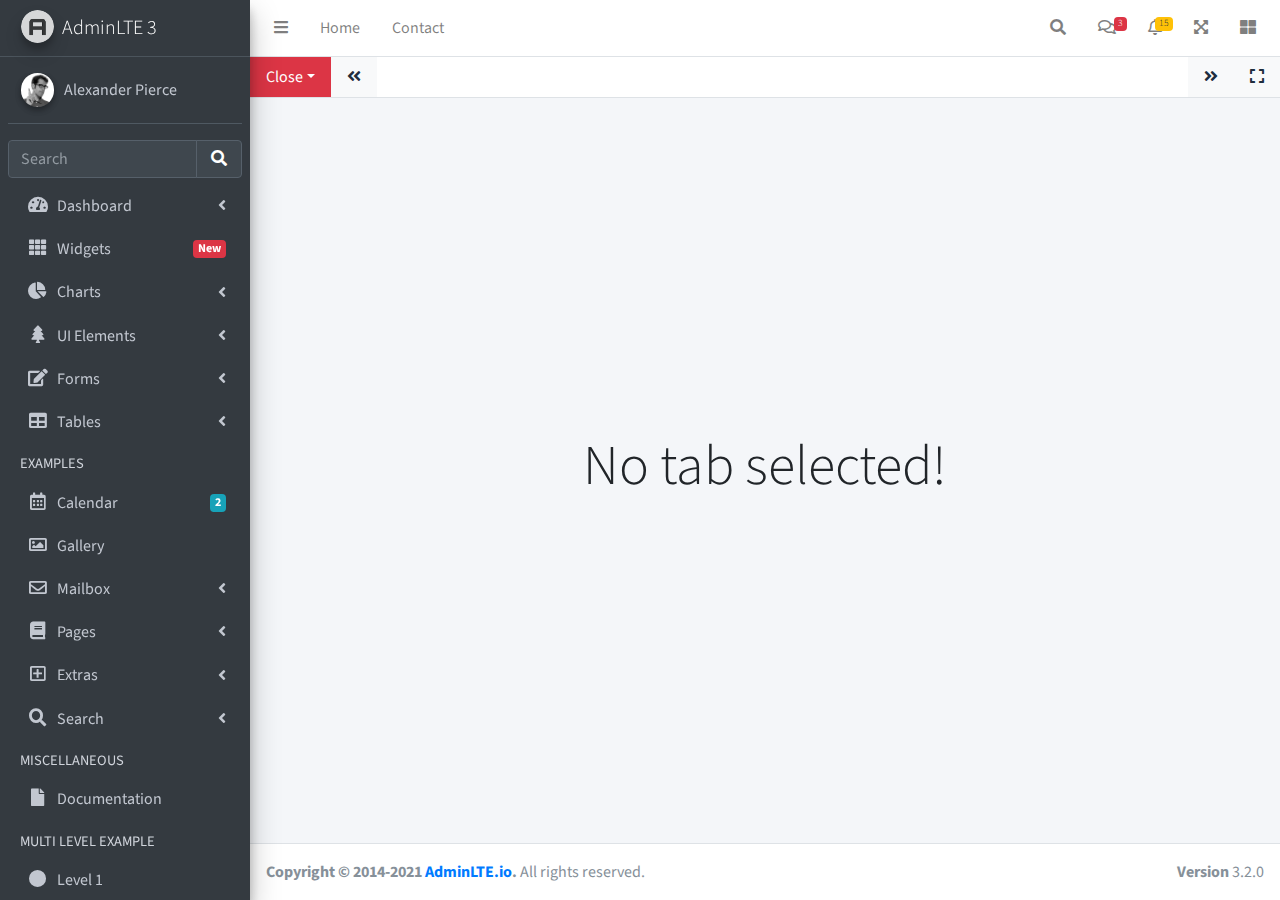
<file: iframe.html>
<!DOCTYPE html>
<html lang="en">
<head>
  <meta charset="utf-8">
  <meta name="viewport" content="width=device-width, initial-scale=1">
  <title>AdminLTE 3 | Tabbed IFrames</title>

  <!-- Google Font: Source Sans Pro -->
  <link rel="stylesheet" href="https://fonts.googleapis.com/css?family=Source+Sans+Pro:300,400,400i,700&display=fallback">
  <!-- Font Awesome -->
  <link rel="stylesheet" href="plugins/fontawesome-free/css/all.min.css">
  <!-- Theme style -->
  <link rel="stylesheet" href="dist/css/adminlte.min.css">
  <!-- overlayScrollbars -->
  <link rel="stylesheet" href="plugins/overlayScrollbars/css/OverlayScrollbars.min.css">
</head>
<body class="hold-transition sidebar-mini layout-fixed" data-panel-auto-height-mode="height">
<div class="wrapper">

  <!-- Navbar -->
  <nav class="main-header navbar navbar-expand navbar-white navbar-light">
    <!-- Left navbar links -->
    <ul class="navbar-nav">
      <li class="nav-item">
        <a class="nav-link" data-widget="pushmenu" href="#" role="button"><i class="fas fa-bars"></i></a>
      </li>
      <li class="nav-item d-none d-sm-inline-block">
        <a href="index3.html" class="nav-link">Home</a>
      </li>
      <li class="nav-item d-none d-sm-inline-block">
        <a href="#" class="nav-link">Contact</a>
      </li>
    </ul>

    <!-- Right navbar links -->
    <ul class="navbar-nav ml-auto">
      <!-- Navbar Search -->
      <li class="nav-item">
        <a class="nav-link" data-widget="navbar-search" href="#" role="button">
          <i class="fas fa-search"></i>
        </a>
        <div class="navbar-search-block">
          <form class="form-inline">
            <div class="input-group input-group-sm">
              <input class="form-control form-control-navbar" type="search" placeholder="Search" aria-label="Search">
              <div class="input-group-append">
                <button class="btn btn-navbar" type="submit">
                  <i class="fas fa-search"></i>
                </button>
                <button class="btn btn-navbar" type="button" data-widget="navbar-search">
                  <i class="fas fa-times"></i>
                </button>
              </div>
            </div>
          </form>
        </div>
      </li>

      <!-- Messages Dropdown Menu -->
      <li class="nav-item dropdown">
        <a class="nav-link" data-toggle="dropdown" href="#">
          <i class="far fa-comments"></i>
          <span class="badge badge-danger navbar-badge">3</span>
        </a>
        <div class="dropdown-menu dropdown-menu-lg dropdown-menu-right">
          <a href="#" class="dropdown-item">
            <!-- Message Start -->
            <div class="media">
              <img src="dist/img/user1-128x128.jpg" alt="User Avatar" class="img-size-50 mr-3 img-circle">
              <div class="media-body">
                <h3 class="dropdown-item-title">
                  Brad Diesel
                  <span class="float-right text-sm text-danger"><i class="fas fa-star"></i></span>
                </h3>
                <p class="text-sm">Call me whenever you can...</p>
                <p class="text-sm text-muted"><i class="far fa-clock mr-1"></i> 4 Hours Ago</p>
              </div>
            </div>
            <!-- Message End -->
          </a>
          <div class="dropdown-divider"></div>
          <a href="#" class="dropdown-item">
            <!-- Message Start -->
            <div class="media">
              <img src="dist/img/user8-128x128.jpg" alt="User Avatar" class="img-size-50 img-circle mr-3">
              <div class="media-body">
                <h3 class="dropdown-item-title">
                  John Pierce
                  <span class="float-right text-sm text-muted"><i class="fas fa-star"></i></span>
                </h3>
                <p class="text-sm">I got your message bro</p>
                <p class="text-sm text-muted"><i class="far fa-clock mr-1"></i> 4 Hours Ago</p>
              </div>
            </div>
            <!-- Message End -->
          </a>
          <div class="dropdown-divider"></div>
          <a href="#" class="dropdown-item">
            <!-- Message Start -->
            <div class="media">
              <img src="dist/img/user3-128x128.jpg" alt="User Avatar" class="img-size-50 img-circle mr-3">
              <div class="media-body">
                <h3 class="dropdown-item-title">
                  Nora Silvester
                  <span class="float-right text-sm text-warning"><i class="fas fa-star"></i></span>
                </h3>
                <p class="text-sm">The subject goes here</p>
                <p class="text-sm text-muted"><i class="far fa-clock mr-1"></i> 4 Hours Ago</p>
              </div>
            </div>
            <!-- Message End -->
          </a>
          <div class="dropdown-divider"></div>
          <a href="#" class="dropdown-item dropdown-footer">See All Messages</a>
        </div>
      </li>
      <!-- Notifications Dropdown Menu -->
      <li class="nav-item dropdown">
        <a class="nav-link" data-toggle="dropdown" href="#">
          <i class="far fa-bell"></i>
          <span class="badge badge-warning navbar-badge">15</span>
        </a>
        <div class="dropdown-menu dropdown-menu-lg dropdown-menu-right">
          <span class="dropdown-item dropdown-header">15 Notifications</span>
          <div class="dropdown-divider"></div>
          <a href="#" class="dropdown-item">
            <i class="fas fa-envelope mr-2"></i> 4 new messages
            <span class="float-right text-muted text-sm">3 mins</span>
          </a>
          <div class="dropdown-divider"></div>
          <a href="#" class="dropdown-item">
            <i class="fas fa-users mr-2"></i> 8 friend requests
            <span class="float-right text-muted text-sm">12 hours</span>
          </a>
          <div class="dropdown-divider"></div>
          <a href="#" class="dropdown-item">
            <i class="fas fa-file mr-2"></i> 3 new reports
            <span class="float-right text-muted text-sm">2 days</span>
          </a>
          <div class="dropdown-divider"></div>
          <a href="#" class="dropdown-item dropdown-footer">See All Notifications</a>
        </div>
      </li>
      <li class="nav-item">
        <a class="nav-link" data-widget="fullscreen" href="#" role="button">
          <i class="fas fa-expand-arrows-alt"></i>
        </a>
      </li>
      <li class="nav-item">
        <a class="nav-link" data-widget="control-sidebar" data-slide="true" href="#" role="button">
          <i class="fas fa-th-large"></i>
        </a>
      </li>
    </ul>
  </nav>
  <!-- /.navbar -->

  <!-- Main Sidebar Container -->
  <aside class="main-sidebar sidebar-dark-primary elevation-4">
    <!-- Brand Logo -->
    <a href="index3.html" class="brand-link">
      <img src="dist/img/AdminLTELogo.png" alt="AdminLTE Logo" class="brand-image img-circle elevation-3" style="opacity: .8">
      <span class="brand-text font-weight-light">AdminLTE 3</span>
    </a>

    <!-- Sidebar -->
    <div class="sidebar">
      <!-- Sidebar user panel (optional) -->
      <div class="user-panel mt-3 pb-3 mb-3 d-flex">
        <div class="image">
          <img src="dist/img/user2-160x160.jpg" class="img-circle elevation-2" alt="User Image">
        </div>
        <div class="info">
          <a href="#" class="d-block">Alexander Pierce</a>
        </div>
      </div>

      <!-- SidebarSearch Form -->
      <div class="form-inline">
        <div class="input-group" data-widget="sidebar-search">
          <input class="form-control form-control-sidebar" type="search" placeholder="Search" aria-label="Search">
          <div class="input-group-append">
            <button class="btn btn-sidebar">
              <i class="fas fa-search fa-fw"></i>
            </button>
          </div>
        </div>
      </div>

      <!-- Sidebar Menu -->
      <nav class="mt-2">
        <ul class="nav nav-pills nav-sidebar flex-column" data-widget="treeview" role="menu" data-accordion="false">
          <!-- Add icons to the links using the .nav-icon class
               with font-awesome or any other icon font library -->
          <li class="nav-item">
            <a href="#" class="nav-link">
              <i class="nav-icon fas fa-tachometer-alt"></i>
              <p>
                Dashboard
                <i class="right fas fa-angle-left"></i>
              </p>
            </a>
            <ul class="nav nav-treeview">
              <li class="nav-item">
                <a href="./index.html" class="nav-link">
                  <i class="far fa-circle nav-icon"></i>
                  <p>Dashboard v1</p>
                </a>
              </li>
              <li class="nav-item">
                <a href="./index2.html" class="nav-link">
                  <i class="far fa-circle nav-icon"></i>
                  <p>Dashboard v2</p>
                </a>
              </li>
              <li class="nav-item">
                <a href="./index3.html" class="nav-link">
                  <i class="far fa-circle nav-icon"></i>
                  <p>Dashboard v3</p>
                </a>
              </li>
            </ul>
          </li>
          <li class="nav-item">
            <a href="pages/widgets.html" class="nav-link">
              <i class="nav-icon fas fa-th"></i>
              <p>
                Widgets
                <span class="right badge badge-danger">New</span>
              </p>
            </a>
          </li>
          <li class="nav-item">
            <a href="#" class="nav-link">
              <i class="nav-icon fas fa-chart-pie"></i>
              <p>
                Charts
                <i class="right fas fa-angle-left"></i>
              </p>
            </a>
            <ul class="nav nav-treeview">
              <li class="nav-item">
                <a href="pages/charts/chartjs.html" class="nav-link">
                  <i class="far fa-circle nav-icon"></i>
                  <p>ChartJS</p>
                </a>
              </li>
              <li class="nav-item">
                <a href="pages/charts/flot.html" class="nav-link">
                  <i class="far fa-circle nav-icon"></i>
                  <p>Flot</p>
                </a>
              </li>
              <li class="nav-item">
                <a href="pages/charts/inline.html" class="nav-link">
                  <i class="far fa-circle nav-icon"></i>
                  <p>Inline</p>
                </a>
              </li>
            </ul>
          </li>
          <li class="nav-item">
            <a href="#" class="nav-link">
              <i class="nav-icon fas fa-tree"></i>
              <p>
                UI Elements
                <i class="fas fa-angle-left right"></i>
              </p>
            </a>
            <ul class="nav nav-treeview">
              <li class="nav-item">
                <a href="pages/UI/general.html" class="nav-link">
                  <i class="far fa-circle nav-icon"></i>
                  <p>General</p>
                </a>
              </li>
              <li class="nav-item">
                <a href="pages/UI/icons.html" class="nav-link">
                  <i class="far fa-circle nav-icon"></i>
                  <p>Icons</p>
                </a>
              </li>
              <li class="nav-item">
                <a href="pages/UI/buttons.html" class="nav-link">
                  <i class="far fa-circle nav-icon"></i>
                  <p>Buttons</p>
                </a>
              </li>
              <li class="nav-item">
                <a href="pages/UI/sliders.html" class="nav-link">
                  <i class="far fa-circle nav-icon"></i>
                  <p>Sliders</p>
                </a>
              </li>
              <li class="nav-item">
                <a href="pages/UI/modals.html" class="nav-link">
                  <i class="far fa-circle nav-icon"></i>
                  <p>Modals & Alerts</p>
                </a>
              </li>
              <li class="nav-item">
                <a href="pages/UI/navbar.html" class="nav-link">
                  <i class="far fa-circle nav-icon"></i>
                  <p>Navbar & Tabs</p>
                </a>
              </li>
              <li class="nav-item">
                <a href="pages/UI/timeline.html" class="nav-link">
                  <i class="far fa-circle nav-icon"></i>
                  <p>Timeline</p>
                </a>
              </li>
              <li class="nav-item">
                <a href="pages/UI/ribbons.html" class="nav-link">
                  <i class="far fa-circle nav-icon"></i>
                  <p>Ribbons</p>
                </a>
              </li>
            </ul>
          </li>
          <li class="nav-item">
            <a href="#" class="nav-link">
              <i class="nav-icon fas fa-edit"></i>
              <p>
                Forms
                <i class="fas fa-angle-left right"></i>
              </p>
            </a>
            <ul class="nav nav-treeview">
              <li class="nav-item">
                <a href="pages/forms/general.html" class="nav-link">
                  <i class="far fa-circle nav-icon"></i>
                  <p>General Elements</p>
                </a>
              </li>
              <li class="nav-item">
                <a href="pages/forms/advanced.html" class="nav-link">
                  <i class="far fa-circle nav-icon"></i>
                  <p>Advanced Elements</p>
                </a>
              </li>
              <li class="nav-item">
                <a href="pages/forms/editors.html" class="nav-link">
                  <i class="far fa-circle nav-icon"></i>
                  <p>Editors</p>
                </a>
              </li>
              <li class="nav-item">
                <a href="pages/forms/validation.html" class="nav-link">
                  <i class="far fa-circle nav-icon"></i>
                  <p>Validation</p>
                </a>
              </li>
            </ul>
          </li>
          <li class="nav-item">
            <a href="#" class="nav-link">
              <i class="nav-icon fas fa-table"></i>
              <p>
                Tables
                <i class="fas fa-angle-left right"></i>
              </p>
            </a>
            <ul class="nav nav-treeview">
              <li class="nav-item">
                <a href="pages/tables/simple.html" class="nav-link">
                  <i class="far fa-circle nav-icon"></i>
                  <p>Simple Tables</p>
                </a>
              </li>
              <li class="nav-item">
                <a href="pages/tables/data.html" class="nav-link">
                  <i class="far fa-circle nav-icon"></i>
                  <p>DataTables</p>
                </a>
              </li>
              <li class="nav-item">
                <a href="pages/tables/jsgrid.html" class="nav-link">
                  <i class="far fa-circle nav-icon"></i>
                  <p>jsGrid</p>
                </a>
              </li>
            </ul>
          </li>
          <li class="nav-header">EXAMPLES</li>
          <li class="nav-item">
            <a href="pages/calendar.html" class="nav-link">
              <i class="nav-icon far fa-calendar-alt"></i>
              <p>
                Calendar
                <span class="badge badge-info right">2</span>
              </p>
            </a>
          </li>
          <li class="nav-item">
            <a href="pages/gallery.html" class="nav-link">
              <i class="nav-icon far fa-image"></i>
              <p>
                Gallery
              </p>
            </a>
          </li>
          <li class="nav-item">
            <a href="#" class="nav-link">
              <i class="nav-icon far fa-envelope"></i>
              <p>
                Mailbox
                <i class="fas fa-angle-left right"></i>
              </p>
            </a>
            <ul class="nav nav-treeview">
              <li class="nav-item">
                <a href="pages/mailbox/mailbox.html" class="nav-link">
                  <i class="far fa-circle nav-icon"></i>
                  <p>Inbox</p>
                </a>
              </li>
              <li class="nav-item">
                <a href="pages/mailbox/compose.html" class="nav-link">
                  <i class="far fa-circle nav-icon"></i>
                  <p>Compose</p>
                </a>
              </li>
              <li class="nav-item">
                <a href="pages/mailbox/read-mail.html" class="nav-link">
                  <i class="far fa-circle nav-icon"></i>
                  <p>Read</p>
                </a>
              </li>
            </ul>
          </li>
          <li class="nav-item">
            <a href="#" class="nav-link">
              <i class="nav-icon fas fa-book"></i>
              <p>
                Pages
                <i class="fas fa-angle-left right"></i>
              </p>
            </a>
            <ul class="nav nav-treeview">
              <li class="nav-item">
                <a href="pages/examples/invoice.html" class="nav-link">
                  <i class="far fa-circle nav-icon"></i>
                  <p>Invoice</p>
                </a>
              </li>
              <li class="nav-item">
                <a href="pages/examples/profile.html" class="nav-link">
                  <i class="far fa-circle nav-icon"></i>
                  <p>Profile</p>
                </a>
              </li>
              <li class="nav-item">
                <a href="pages/examples/e-commerce.html" class="nav-link">
                  <i class="far fa-circle nav-icon"></i>
                  <p>E-commerce</p>
                </a>
              </li>
              <li class="nav-item">
                <a href="pages/examples/projects.html" class="nav-link">
                  <i class="far fa-circle nav-icon"></i>
                  <p>Projects</p>
                </a>
              </li>
              <li class="nav-item">
                <a href="pages/examples/project-add.html" class="nav-link">
                  <i class="far fa-circle nav-icon"></i>
                  <p>Project Add</p>
                </a>
              </li>
              <li class="nav-item">
                <a href="pages/examples/project-edit.html" class="nav-link">
                  <i class="far fa-circle nav-icon"></i>
                  <p>Project Edit</p>
                </a>
              </li>
              <li class="nav-item">
                <a href="pages/examples/project-detail.html" class="nav-link">
                  <i class="far fa-circle nav-icon"></i>
                  <p>Project Detail</p>
                </a>
              </li>
              <li class="nav-item">
                <a href="pages/examples/contacts.html" class="nav-link">
                  <i class="far fa-circle nav-icon"></i>
                  <p>Contacts</p>
                </a>
              </li>
              <li class="nav-item">
                <a href="pages/examples/faq.html" class="nav-link">
                  <i class="far fa-circle nav-icon"></i>
                  <p>FAQ</p>
                </a>
              </li>
              <li class="nav-item">
                <a href="pages/examples/contact-us.html" class="nav-link">
                  <i class="far fa-circle nav-icon"></i>
                  <p>Contact us</p>
                </a>
              </li>
            </ul>
          </li>
          <li class="nav-item">
            <a href="#" class="nav-link">
              <i class="nav-icon far fa-plus-square"></i>
              <p>
                Extras
                <i class="fas fa-angle-left right"></i>
              </p>
            </a>
            <ul class="nav nav-treeview">
              <li class="nav-item">
                <a href="#" class="nav-link">
                  <i class="far fa-circle nav-icon"></i>
                  <p>
                    Login & Register v1
                    <i class="fas fa-angle-left right"></i>
                  </p>
                </a>
                <ul class="nav nav-treeview">
                  <li class="nav-item">
                    <a href="pages/examples/login.html" class="nav-link">
                      <i class="far fa-circle nav-icon"></i>
                      <p>Login v1</p>
                    </a>
                  </li>
                  <li class="nav-item">
                    <a href="pages/examples/register.html" class="nav-link">
                      <i class="far fa-circle nav-icon"></i>
                      <p>Register v1</p>
                    </a>
                  </li>
                  <li class="nav-item">
                    <a href="pages/examples/forgot-password.html" class="nav-link">
                      <i class="far fa-circle nav-icon"></i>
                      <p>Forgot Password v1</p>
                    </a>
                  </li>
                  <li class="nav-item">
                    <a href="pages/examples/recover-password.html" class="nav-link">
                      <i class="far fa-circle nav-icon"></i>
                      <p>Recover Password v1</p>
                    </a>
                  </li>
                </ul>
              </li>
              <li class="nav-item">
                <a href="#" class="nav-link">
                  <i class="far fa-circle nav-icon"></i>
                  <p>
                    Login & Register v2
                    <i class="fas fa-angle-left right"></i>
                  </p>
                </a>
                <ul class="nav nav-treeview">
                  <li class="nav-item">
                    <a href="pages/examples/login-v2.html" class="nav-link">
                      <i class="far fa-circle nav-icon"></i>
                      <p>Login v2</p>
                    </a>
                  </li>
                  <li class="nav-item">
                    <a href="pages/examples/register-v2.html" class="nav-link">
                      <i class="far fa-circle nav-icon"></i>
                      <p>Register v2</p>
                    </a>
                  </li>
                  <li class="nav-item">
                    <a href="pages/examples/forgot-password-v2.html" class="nav-link">
                      <i class="far fa-circle nav-icon"></i>
                      <p>Forgot Password v2</p>
                    </a>
                  </li>
                  <li class="nav-item">
                    <a href="pages/examples/recover-password-v2.html" class="nav-link">
                      <i class="far fa-circle nav-icon"></i>
                      <p>Recover Password v2</p>
                    </a>
                  </li>
                </ul>
              </li>
              <li class="nav-item">
                <a href="pages/examples/lockscreen.html" class="nav-link">
                  <i class="far fa-circle nav-icon"></i>
                  <p>Lockscreen</p>
                </a>
              </li>
              <li class="nav-item">
                <a href="pages/examples/legacy-user-menu.html" class="nav-link">
                  <i class="far fa-circle nav-icon"></i>
                  <p>Legacy User Menu</p>
                </a>
              </li>
              <li class="nav-item">
                <a href="pages/examples/language-menu.html" class="nav-link">
                  <i class="far fa-circle nav-icon"></i>
                  <p>Language Menu</p>
                </a>
              </li>
              <li class="nav-item">
                <a href="pages/examples/404.html" class="nav-link">
                  <i class="far fa-circle nav-icon"></i>
                  <p>Error 404</p>
                </a>
              </li>
              <li class="nav-item">
                <a href="pages/examples/500.html" class="nav-link">
                  <i class="far fa-circle nav-icon"></i>
                  <p>Error 500</p>
                </a>
              </li>
              <li class="nav-item">
                <a href="pages/examples/pace.html" class="nav-link">
                  <i class="far fa-circle nav-icon"></i>
                  <p>Pace</p>
                </a>
              </li>
              <li class="nav-item">
                <a href="pages/examples/blank.html" class="nav-link">
                  <i class="far fa-circle nav-icon"></i>
                  <p>Blank Page</p>
                </a>
              </li>
              <li class="nav-item">
                <a href="starter.html" class="nav-link">
                  <i class="far fa-circle nav-icon"></i>
                  <p>Starter Page</p>
                </a>
              </li>
            </ul>
          </li>
          <li class="nav-item">
            <a href="#" class="nav-link">
              <i class="nav-icon fas fa-search"></i>
              <p>
                Search
                <i class="fas fa-angle-left right"></i>
              </p>
            </a>
            <ul class="nav nav-treeview">
              <li class="nav-item">
                <a href="pages/search/simple.html" class="nav-link">
                  <i class="far fa-circle nav-icon"></i>
                  <p>Simple Search</p>
                </a>
              </li>
              <li class="nav-item">
                <a href="pages/search/enhanced.html" class="nav-link">
                  <i class="far fa-circle nav-icon"></i>
                  <p>Enhanced</p>
                </a>
              </li>
            </ul>
          </li>
          <li class="nav-header">MISCELLANEOUS</li>
          <li class="nav-item">
            <a href="https://adminlte.io/docs/3.1/" class="nav-link">
              <i class="nav-icon fas fa-file"></i>
              <p>Documentation</p>
            </a>
          </li>
          <li class="nav-header">MULTI LEVEL EXAMPLE</li>
          <li class="nav-item">
            <a href="#" class="nav-link">
              <i class="fas fa-circle nav-icon"></i>
              <p>Level 1</p>
            </a>
          </li>
          <li class="nav-item">
            <a href="#" class="nav-link">
              <i class="nav-icon fas fa-circle"></i>
              <p>
                Level 1
                <i class="right fas fa-angle-left"></i>
              </p>
            </a>
            <ul class="nav nav-treeview">
              <li class="nav-item">
                <a href="#" class="nav-link">
                  <i class="far fa-circle nav-icon"></i>
                  <p>Level 2</p>
                </a>
              </li>
              <li class="nav-item">
                <a href="#" class="nav-link">
                  <i class="far fa-circle nav-icon"></i>
                  <p>
                    Level 2
                    <i class="right fas fa-angle-left"></i>
                  </p>
                </a>
                <ul class="nav nav-treeview">
                  <li class="nav-item">
                    <a href="#" class="nav-link">
                      <i class="far fa-dot-circle nav-icon"></i>
                      <p>Level 3</p>
                    </a>
                  </li>
                  <li class="nav-item">
                    <a href="#" class="nav-link">
                      <i class="far fa-dot-circle nav-icon"></i>
                      <p>Level 3</p>
                    </a>
                  </li>
                  <li class="nav-item">
                    <a href="#" class="nav-link">
                      <i class="far fa-dot-circle nav-icon"></i>
                      <p>Level 3</p>
                    </a>
                  </li>
                </ul>
              </li>
              <li class="nav-item">
                <a href="#" class="nav-link">
                  <i class="far fa-circle nav-icon"></i>
                  <p>Level 2</p>
                </a>
              </li>
            </ul>
          </li>
          <li class="nav-item">
            <a href="#" class="nav-link">
              <i class="fas fa-circle nav-icon"></i>
              <p>Level 1</p>
            </a>
          </li>
          <li class="nav-header">LABELS</li>
          <li class="nav-item">
            <a href="#" class="nav-link">
              <i class="nav-icon far fa-circle text-danger"></i>
              <p class="text">Important</p>
            </a>
          </li>
          <li class="nav-item">
            <a href="#" class="nav-link">
              <i class="nav-icon far fa-circle text-warning"></i>
              <p>Warning</p>
            </a>
          </li>
          <li class="nav-item">
            <a href="#" class="nav-link">
              <i class="nav-icon far fa-circle text-info"></i>
              <p>Informational</p>
            </a>
          </li>
        </ul>
      </nav>
      <!-- /.sidebar-menu -->
    </div>
    <!-- /.sidebar -->
  </aside>

  <!-- Content Wrapper. Contains page content -->
  <div class="content-wrapper iframe-mode" data-widget="iframe" data-loading-screen="750">
    <div class="nav navbar navbar-expand navbar-white navbar-light border-bottom p-0">
      <div class="nav-item dropdown">
        <a class="nav-link bg-danger dropdown-toggle" data-toggle="dropdown" href="#" role="button" aria-haspopup="true" aria-expanded="false">Close</a>
        <div class="dropdown-menu mt-0">
          <a class="dropdown-item" href="#" data-widget="iframe-close" data-type="all">Close All</a>
          <a class="dropdown-item" href="#" data-widget="iframe-close" data-type="all-other">Close All Other</a>
        </div>
      </div>
      <a class="nav-link bg-light" href="#" data-widget="iframe-scrollleft"><i class="fas fa-angle-double-left"></i></a>
      <ul class="navbar-nav overflow-hidden" role="tablist"></ul>
      <a class="nav-link bg-light" href="#" data-widget="iframe-scrollright"><i class="fas fa-angle-double-right"></i></a>
      <a class="nav-link bg-light" href="#" data-widget="iframe-fullscreen"><i class="fas fa-expand"></i></a>
    </div>
    <div class="tab-content">
      <div class="tab-empty">
        <h2 class="display-4">No tab selected!</h2>
      </div>
      <div class="tab-loading">
        <div>
          <h2 class="display-4">Tab is loading <i class="fa fa-sync fa-spin"></i></h2>
        </div>
      </div>
    </div>
  </div>
  <!-- /.content-wrapper -->
  <footer class="main-footer">
    <strong>Copyright &copy; 2014-2021 <a href="https://adminlte.io">AdminLTE.io</a>.</strong>
    All rights reserved.
    <div class="float-right d-none d-sm-inline-block">
      <b>Version</b> 3.2.0
    </div>
  </footer>

  <!-- Control Sidebar -->
  <aside class="control-sidebar control-sidebar-dark">
    <!-- Control sidebar content goes here -->
  </aside>
  <!-- /.control-sidebar -->
</div>
<!-- ./wrapper -->

<!-- jQuery -->
<script src="plugins/jquery/jquery.min.js"></script>
<!-- jQuery UI 1.11.4 -->
<script src="plugins/jquery-ui/jquery-ui.min.js"></script>
<!-- Resolve conflict in jQuery UI tooltip with Bootstrap tooltip -->
<script>
  $.widget.bridge('uibutton', $.ui.button)
</script>
<!-- Bootstrap 4 -->
<script src="plugins/bootstrap/js/bootstrap.bundle.min.js"></script>
<!-- overlayScrollbars -->
<script src="plugins/overlayScrollbars/js/jquery.overlayScrollbars.min.js"></script>
<!-- AdminLTE App -->
<script src="dist/js/adminlte.js"></script>
<!-- AdminLTE for demo purposes -->
<script src="dist/js/demo.js"></script>
</body>
</html>
</file>
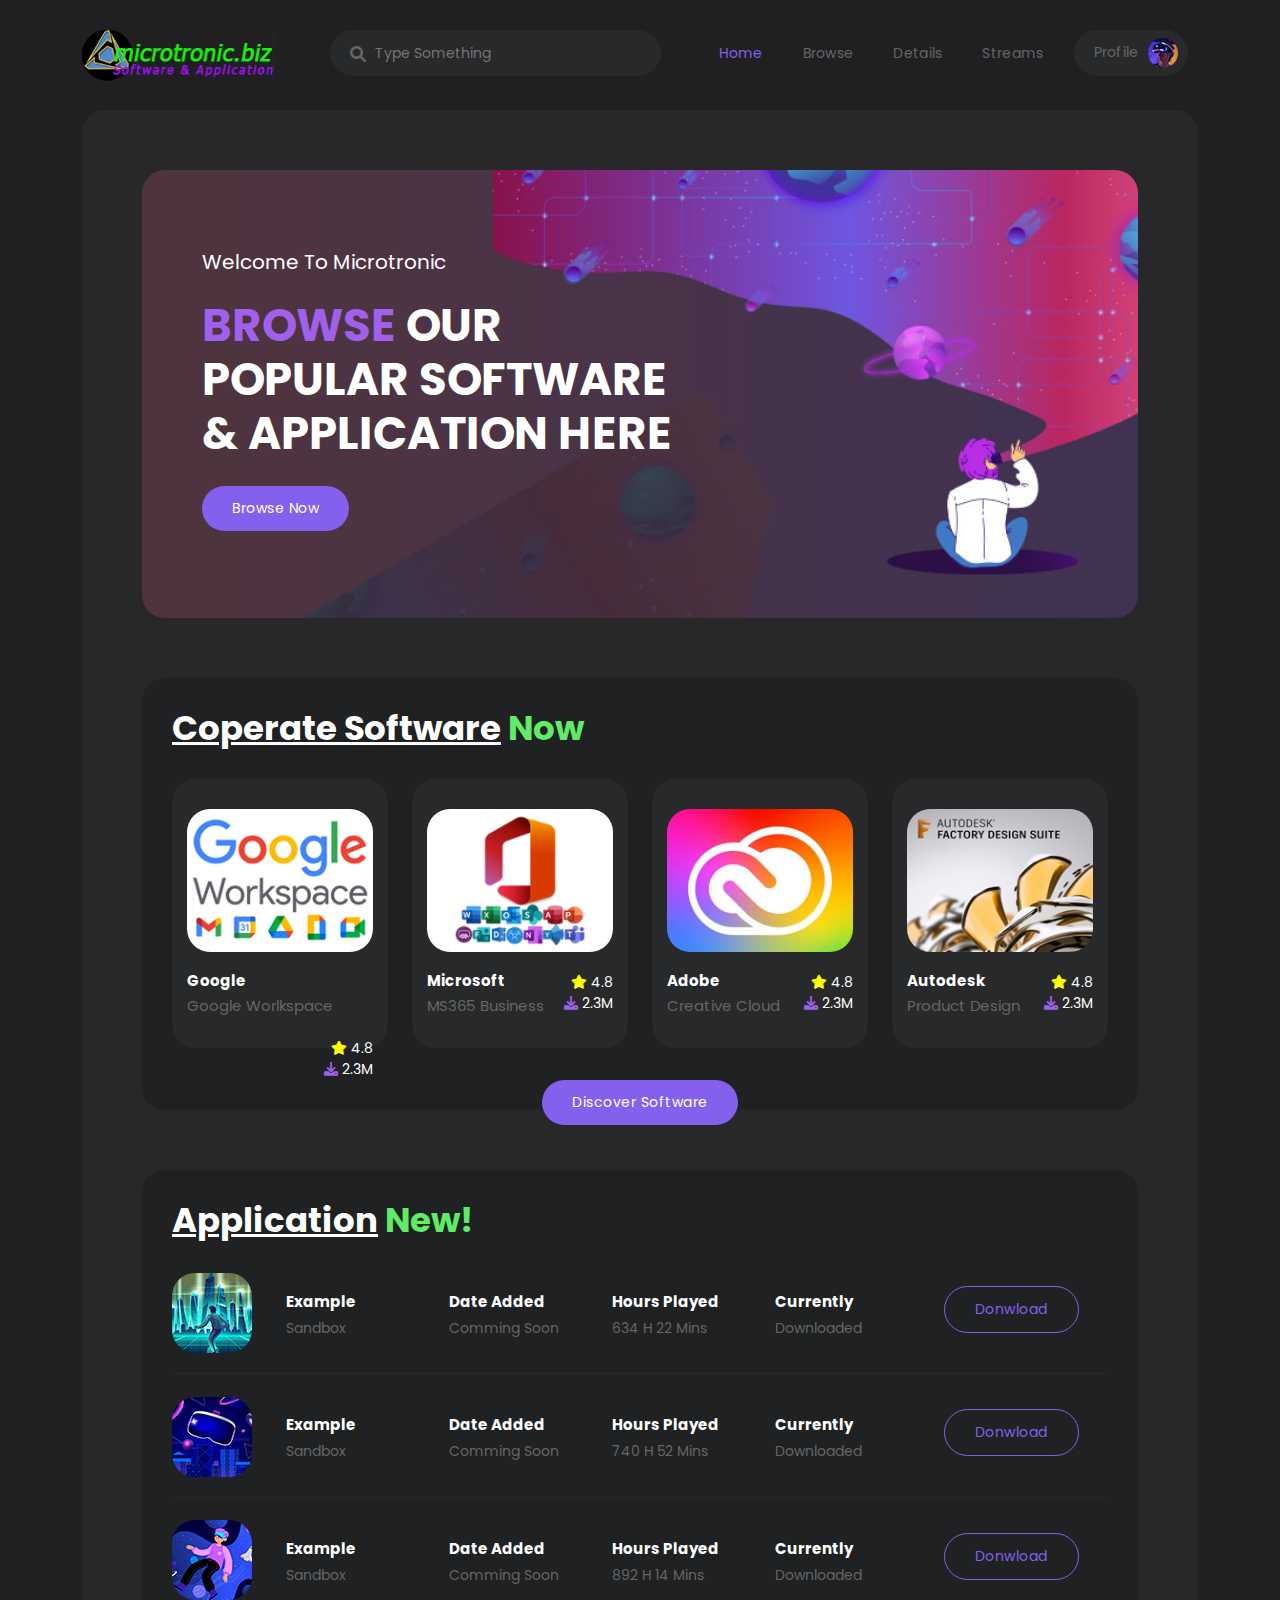
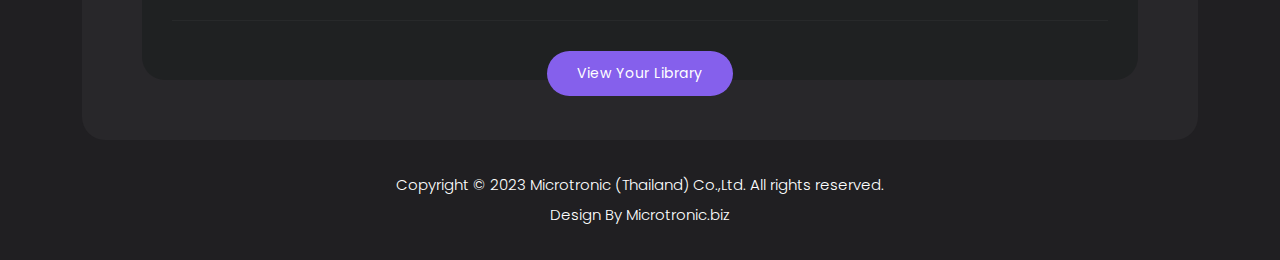
<file: index.1.html>
<!DOCTYPE html>
<html lang="en">

  <head>

    <meta charset="utf-8">
    <meta name="viewport" content="width=device-width, initial-scale=1, shrink-to-fit=no">

    <link href="https://fonts.googleapis.com/css2?family=Poppins:wght@100;200;300;400;500;600;700;800;900&display=swap" rel="stylesheet">

    <title>Microtronic.biz</title>

    <!-- Bootstrap core CSS -->
    <link href="vendor/bootstrap/css/bootstrap.min.css" rel="stylesheet">


    <!-- Additional CSS Files -->
    <link rel="stylesheet" href="assets/css/fontawesome.css">
    <link rel="stylesheet" href="assets/css/templatemo-cyborg-gaming.css">
    <link rel="stylesheet" href="assets/css/owl.css">
    <link rel="stylesheet" href="assets/css/animate.css">
    <link rel="stylesheet" href="assets/swiper@7/swiper-bundle.min.css"/>
<!--

-->
  </head>

<body>

  <!-- ***** Preloader Start ***** -->
  <div id="js-preloader" class="js-preloader">
    <div class="preloader-inner">
      <span class="dot"></span>
      <div class="dots">
        <span></span>
        <span></span>
        <span></span>
      </div>
    </div>
  </div>
  <!-- ***** Preloader End ***** -->

  <!-- ***** Header Area Start ***** -->
  <header class="header-area header-sticky">
    <div class="container">
        <div class="row">
            <div class="col-12">
                <nav class="main-nav">
                    <!-- ***** Logo Start ***** -->
                    <a href="index.html" class="logo">
                        <img src="assets/images/logo.png" alt="">
                    </a>
                    <!-- ***** Logo End ***** -->
                    <!-- ***** Search End ***** -->
                    <div class="search-input">
                      <form id="search" action="#">
                        <input type="text" placeholder="Type Something" id='searchText' name="searchKeyword" onkeypress="handle" />
                        <i class="fa fa-search"></i>
                      </form>
                    </div>
                    <!-- ***** Search End ***** -->
                    <!-- ***** Menu Start ***** -->
                    <ul class="nav">
                        <li><a href="index.html" class="active">Home</a></li>
                        <li><a href="browse.php">Browse</a></li>
                        <li><a href="details.html">Details</a></li>
                        <li><a href="streams.html">Streams</a></li>
                        <li><a href="profile.html">Profile <img src="assets/images/profile-header.jpg" alt=""></a></li>
                    </ul>   
                    <a class='menu-trigger'>
                        <span>Menu</span>
                    </a>
                    <!-- ***** Menu End ***** -->
                </nav>
            </div>
        </div>
    </div>
  </header>
  <!-- ***** Header Area End ***** -->

  <div class="container">
    <div class="row">
      <div class="col-lg-12">
        <div class="page-content">

          <!-- ***** Banner Start ***** -->
          <div class="main-banner">
            <div class="row">
              <div class="col-lg-7">
                <div class="header-text">
                  <h6>Welcome To Microtronic</h6>
                  <h4><em>Browse</em> Our Popular Software & Application Here</h4>
                  <div class="main-button">
                    <a href="browse.html">Browse Now</a>
                  </div>
                </div>
              </div>
            </div>
          </div>
          <!-- ***** Banner End ***** -->

          <!-- ***** Software Popular Start ***** -->
          <div class="most-popular">
            <div class="row">
              <div class="col-lg-12">

                <div class="heading-section">
                  <h4><em>Coperate Software</em> Now</h4>
                </div>

                <div class="row">

                  <div class="col-lg-3 col-sm-6">
                    <div class="item">
                      <img src="assets/images/popular-01.png" alt="">
                      <h4>Google<br><span>Google Worlkspace</span></h4>
                      <ul>
                        <li><i class="fa fa-star"></i> 4.8</li>
                        <li><i class="fa fa-download"></i> 2.3M</li>
                      </ul>
                    </div>
                  </div>

                  <div class="col-lg-3 col-sm-6">
                    <div class="item">
                      <img src="assets/images/popular-02.png" alt="">
                      <h4>Microsoft<br><span>MS365 Business</span></h4>
                      <ul>
                        <li><i class="fa fa-star"></i> 4.8</li>
                        <li><i class="fa fa-download"></i> 2.3M</li>
                      </ul>
                    </div>
                  </div>

                  <div class="col-lg-3 col-sm-6">
                    <div class="item">
                      <img src="assets/images/popular-03.png" alt="">
                      <h4>Adobe<br><span>Creative Cloud</span></h4>
                      <ul>
                        <li><i class="fa fa-star"></i> 4.8</li>
                        <li><i class="fa fa-download"></i> 2.3M</li>
                      </ul>
                    </div>

                  </div>

                  <div class="col-lg-3 col-sm-6">
                    <div class="item">
                      <img src="assets/images/popular-04.png" alt="">
                      <h4>Autodesk<br><span>Product Design</span></h4>
                      <ul>
                        <li><i class="fa fa-star"></i> 4.8</li>
                        <li><i class="fa fa-download"></i> 2.3M</li>
                      </ul>
                    </div>
                  </div>
<!--
                  <div class="col-lg-6">
                    <div class="item">
                      <div class="row">
                        <div class="col-lg-6 col-sm-6">
                          <div class="item inner-item">
                            <img src="assets/images/popular-05.jpg" alt="">
                            <h4>Mini Craft<br><span>Legendary</span></h4>
                            <ul>
                              <li><i class="fa fa-star"></i> 4.8</li>
                              <li><i class="fa fa-download"></i> 2.3M</li>
                            </ul>
                          </div>
                        </div>
                        <div class="col-lg-6 col-sm-6">
                          <div class="item">
                            <img src="assets/images/popular-06.jpg" alt="">
                            <h4>Eagles Fly<br><span>Matrix Games</span></h4>
                            <ul>
                              <li><i class="fa fa-star"></i> 4.8</li>
                              <li><i class="fa fa-download"></i> 2.3M</li>
                            </ul>
                          </div>
                        </div>
                      </div>
                    </div>
                  </div>
                  <div class="col-lg-3 col-sm-6">
                    <div class="item">
                      <img src="assets/images/popular-07.jpg" alt="">
                      <h4>Warface<br><span>Max 3D</span></h4>
                      <ul>
                        <li><i class="fa fa-star"></i> 4.8</li>
                        <li><i class="fa fa-download"></i> 2.3M</li>
                      </ul>
                    </div>
                  </div>
                  <div class="col-lg-3 col-sm-6">
                    <div class="item">
                      <img src="assets/images/popular-08.jpg" alt="">
                      <h4>Warcraft<br><span>Legend</span></h4>
                      <ul>
                        <li><i class="fa fa-star"></i> 4.8</li>
                        <li><i class="fa fa-download"></i> 2.3M</li>
                      </ul>
                    </div>
                  </div>
-->                  
                  <div class="col-lg-12">
                    <div class="main-button">
                      <a href="browse.php">Discover Software</a>
                    </div>
                  </div>
                </div>
              </div>
            </div>
          </div>
          <!-- ***** Software Popular End ***** -->

          <!-- ***** Application New! Start ***** -->
          <div class="gaming-library">
            <div class="col-lg-12">
              <div class="heading-section">
                <h4><em>Application</em> New!</h4>
              </div>
              <div class="item">
                <ul>
                  <li><img src="assets/images/game-01.jpg" alt="" class="templatemo-item"></li>
                  <li><h4>Example</h4><span>Sandbox</span></li>
                  <li><h4>Date Added</h4><span>Comming Soon</span></li>
                  <li><h4>Hours Played</h4><span>634 H 22 Mins</span></li>
                  <li><h4>Currently</h4><span>Downloaded</span></li>
<!--
                  <li><div class="main-border-button border-no-active"><a href="#">Donwloaded</a></div></li>
-->
                  <li><div class="main-border-button"><a href="#">Donwload</a></div></li>
                </ul>
              </div>
              <div class="item">
                <ul>
                  <li><img src="assets/images/game-02.jpg" alt="" class="templatemo-item"></li>
                  <li><h4>Example</h4><span>Sandbox</span></li>
                  <li><h4>Date Added</h4><span>Comming Soon</span></li>
                  <li><h4>Hours Played</h4><span>740 H 52 Mins</span></li>
                  <li><h4>Currently</h4><span>Downloaded</span></li>
<!--
                  <li><div class="main-border-button border-no-active"><a href="#">Donwloaded</a></div></li>
-->
                  <li><div class="main-border-button"><a href="#">Donwload</a></div></li>
                </ul>
              </div>
              <div class="item last-item">
                <ul>
                  <li><img src="assets/images/game-03.jpg" alt="" class="templatemo-item"></li>
                  <li><h4>Example</h4><span>Sandbox</span></li>
                  <li><h4>Date Added</h4><span>Comming Soon</span></li>
                  <li><h4>Hours Played</h4><span>892 H 14 Mins</span></li>
                  <li><h4>Currently</h4><span>Downloaded</span></li>
<!--
                  <li><div class="main-border-button border-no-active"><a href="#">Donwloaded</a></div></li>
-->
                  <li><div class="main-border-button"><a href="#">Donwload</a></div></li>
                </ul>
              </div>
            </div>
            <div class="col-lg-12">
              <div class="main-button">
                <a href="profile.html">View Your Library</a>
              </div>
            </div>
          </div>
          <!-- ***** Application New! End ***** -->
        </div>
      </div>
    </div>
  </div>
  
  <footer>
    <div class="container">
      <div class="row">
        <div class="col-lg-12">
          <p>Copyright © 2023 <a href="https://microtronic-thailand.business.site/" target="_blank" title="Software & Application Development">Microtronic (Thailand) Co.,Ltd.</a> All rights reserved. 
          
          <br>Design By <a href="https://microtronic.biz" target="_blank" title="Software & Application Development">Microtronic.biz</a></p>
        </div>
      </div>
    </div>
  </footer>


  <!-- Scripts -->
  <!-- Bootstrap core JavaScript -->
  <script src="vendor/jquery/jquery.min.js"></script>
  <script src="vendor/bootstrap/js/bootstrap.min.js"></script>

  <script src="assets/js/isotope.min.js"></script>
  <script src="assets/js/owl-carousel.js"></script>
  <script src="assets/js/tabs.js"></script>
  <script src="assets/js/popup.js"></script>
  <script src="assets/js/custom.js"></script>


  </body>

</html>
</file>
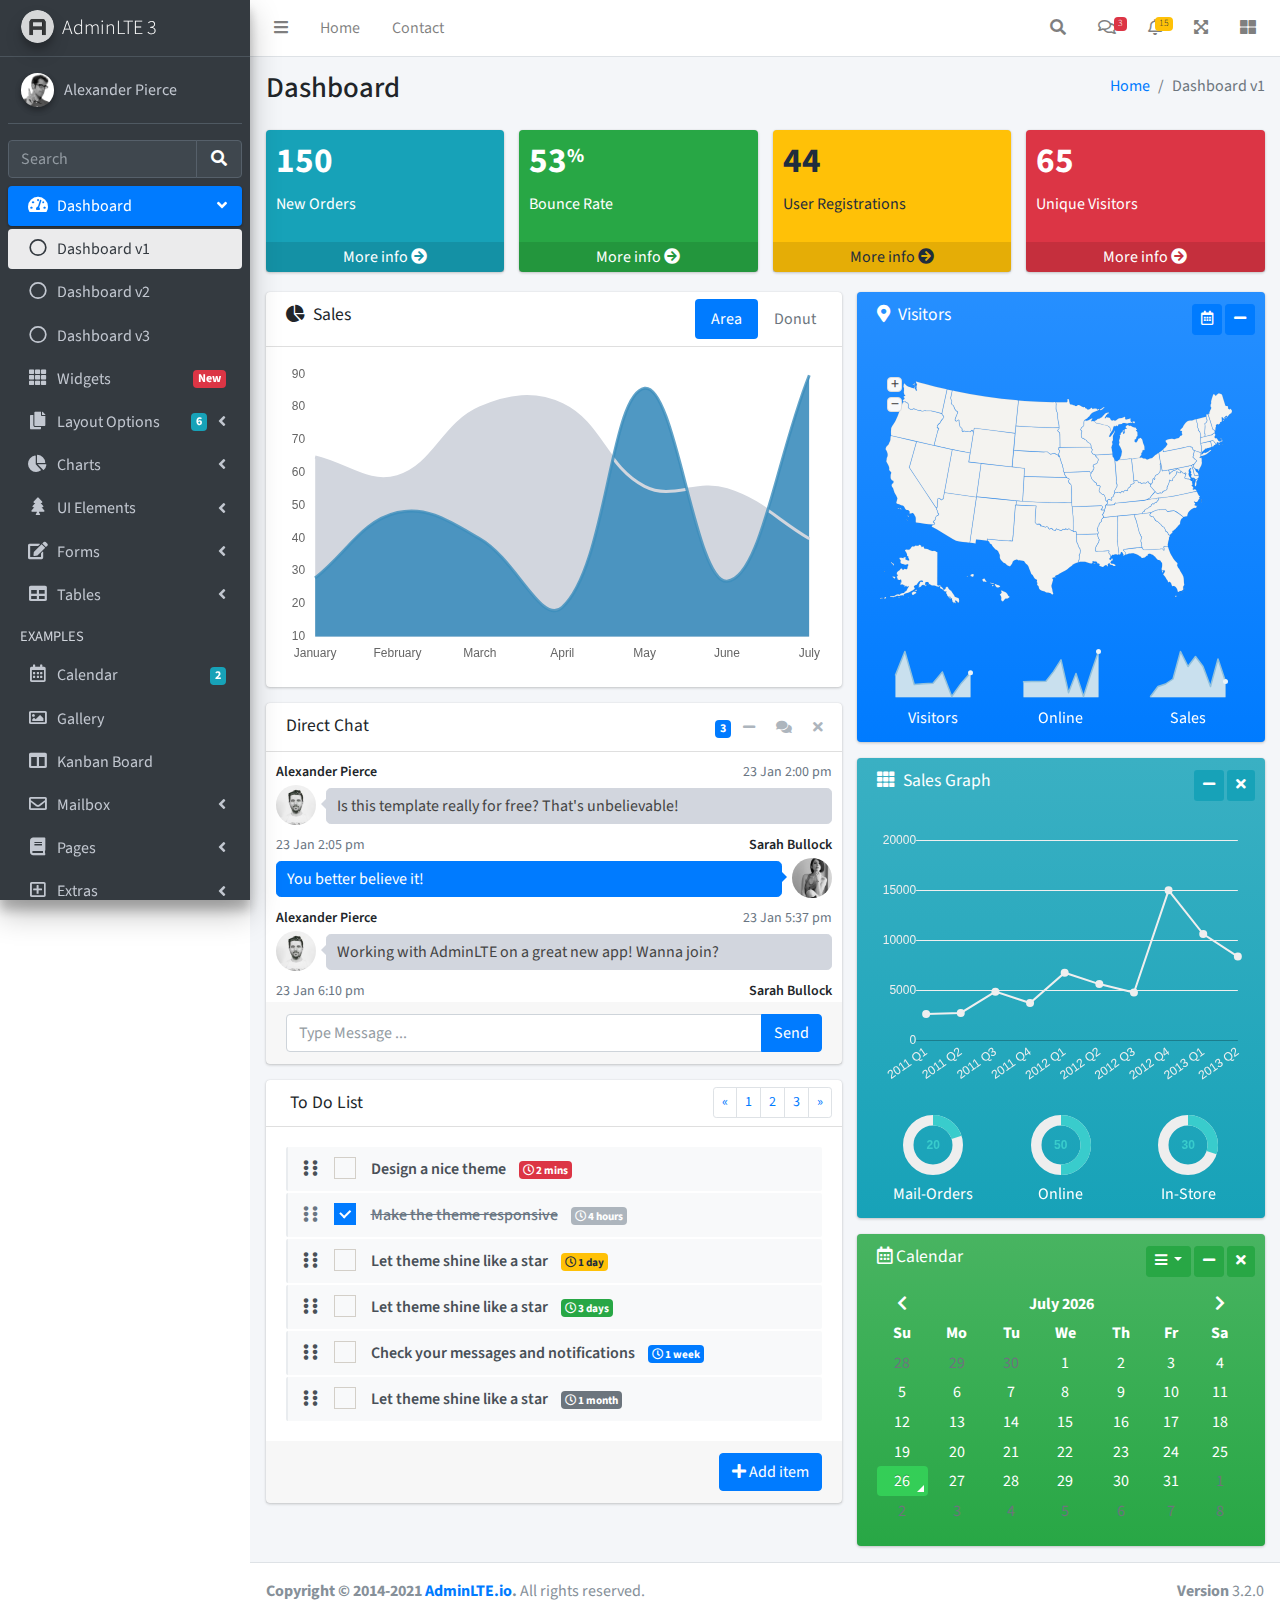
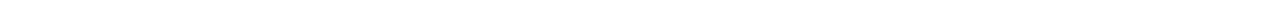
<file: index1.html>
<!DOCTYPE html>
<html lang="en">
<head>
  <meta charset="utf-8">
  <meta name="viewport" content="width=device-width, initial-scale=1">
  <title>AdminLTE 3 | Dashboard</title>

  <!-- Google Font: Source Sans Pro -->
  <link rel="stylesheet" href="https://fonts.googleapis.com/css?family=Source+Sans+Pro:300,400,400i,700&display=fallback">
  <!-- Font Awesome -->
  <link rel="stylesheet" href="plugins/fontawesome-free/css/all.min.css">
  <!-- Ionicons -->
  <link rel="stylesheet" href="https://code.ionicframework.com/ionicons/2.0.1/css/ionicons.min.css">
  <!-- Tempusdominus Bootstrap 4 -->
  <link rel="stylesheet" href="plugins/tempusdominus-bootstrap-4/css/tempusdominus-bootstrap-4.min.css">
  <!-- iCheck -->
  <link rel="stylesheet" href="plugins/icheck-bootstrap/icheck-bootstrap.min.css">
  <!-- JQVMap -->
  <link rel="stylesheet" href="plugins/jqvmap/jqvmap.min.css">
  <!-- Theme style -->
  <link rel="stylesheet" href="dist/css/adminlte.min.css">
  <!-- overlayScrollbars -->
  <link rel="stylesheet" href="plugins/overlayScrollbars/css/OverlayScrollbars.min.css">
  <!-- Daterange picker -->
  <link rel="stylesheet" href="plugins/daterangepicker/daterangepicker.css">
  <!-- summernote -->
  <link rel="stylesheet" href="plugins/summernote/summernote-bs4.min.css">
</head>
<body class="hold-transition sidebar-mini layout-fixed">
<div class="wrapper">

  <!-- Preloader -->
  <div class="preloader flex-column justify-content-center align-items-center">
    <img class="animation__shake" src="dist/img/AdminLTELogo.png" alt="AdminLTELogo" height="60" width="60">
  </div>

  <!-- Navbar -->
  <nav class="main-header navbar navbar-expand navbar-white navbar-light">
    <!-- Left navbar links -->
    <ul class="navbar-nav">
      <li class="nav-item">
        <a class="nav-link" data-widget="pushmenu" href="#" role="button"><i class="fas fa-bars"></i></a>
      </li>
      <li class="nav-item d-none d-sm-inline-block">
        <a href="index3.html" class="nav-link">Home</a>
      </li>
      <li class="nav-item d-none d-sm-inline-block">
        <a href="#" class="nav-link">Contact</a>
      </li>
    </ul>

    <!-- Right navbar links -->
    <ul class="navbar-nav ml-auto">
      <!-- Navbar Search -->
      <li class="nav-item">
        <a class="nav-link" data-widget="navbar-search" href="#" role="button">
          <i class="fas fa-search"></i>
        </a>
        <div class="navbar-search-block">
          <form class="form-inline">
            <div class="input-group input-group-sm">
              <input class="form-control form-control-navbar" type="search" placeholder="Search" aria-label="Search">
              <div class="input-group-append">
                <button class="btn btn-navbar" type="submit">
                  <i class="fas fa-search"></i>
                </button>
                <button class="btn btn-navbar" type="button" data-widget="navbar-search">
                  <i class="fas fa-times"></i>
                </button>
              </div>
            </div>
          </form>
        </div>
      </li>

      <!-- Messages Dropdown Menu -->
      <li class="nav-item dropdown">
        <a class="nav-link" data-toggle="dropdown" href="#">
          <i class="far fa-comments"></i>
          <span class="badge badge-danger navbar-badge">3</span>
        </a>
        <div class="dropdown-menu dropdown-menu-lg dropdown-menu-right">
          <a href="#" class="dropdown-item">
            <!-- Message Start -->
            <div class="media">
              <img src="dist/img/user1-128x128.jpg" alt="User Avatar" class="img-size-50 mr-3 img-circle">
              <div class="media-body">
                <h3 class="dropdown-item-title">
                  Brad Diesel
                  <span class="float-right text-sm text-danger"><i class="fas fa-star"></i></span>
                </h3>
                <p class="text-sm">Call me whenever you can...</p>
                <p class="text-sm text-muted"><i class="far fa-clock mr-1"></i> 4 Hours Ago</p>
              </div>
            </div>
            <!-- Message End -->
          </a>
          <div class="dropdown-divider"></div>
          <a href="#" class="dropdown-item">
            <!-- Message Start -->
            <div class="media">
              <img src="dist/img/user8-128x128.jpg" alt="User Avatar" class="img-size-50 img-circle mr-3">
              <div class="media-body">
                <h3 class="dropdown-item-title">
                  John Pierce
                  <span class="float-right text-sm text-muted"><i class="fas fa-star"></i></span>
                </h3>
                <p class="text-sm">I got your message bro</p>
                <p class="text-sm text-muted"><i class="far fa-clock mr-1"></i> 4 Hours Ago</p>
              </div>
            </div>
            <!-- Message End -->
          </a>
          <div class="dropdown-divider"></div>
          <a href="#" class="dropdown-item">
            <!-- Message Start -->
            <div class="media">
              <img src="dist/img/user3-128x128.jpg" alt="User Avatar" class="img-size-50 img-circle mr-3">
              <div class="media-body">
                <h3 class="dropdown-item-title">
                  Nora Silvester
                  <span class="float-right text-sm text-warning"><i class="fas fa-star"></i></span>
                </h3>
                <p class="text-sm">The subject goes here</p>
                <p class="text-sm text-muted"><i class="far fa-clock mr-1"></i> 4 Hours Ago</p>
              </div>
            </div>
            <!-- Message End -->
          </a>
          <div class="dropdown-divider"></div>
          <a href="#" class="dropdown-item dropdown-footer">See All Messages</a>
        </div>
      </li>
      <!-- Notifications Dropdown Menu -->
      <li class="nav-item dropdown">
        <a class="nav-link" data-toggle="dropdown" href="#">
          <i class="far fa-bell"></i>
          <span class="badge badge-warning navbar-badge">15</span>
        </a>
        <div class="dropdown-menu dropdown-menu-lg dropdown-menu-right">
          <span class="dropdown-item dropdown-header">15 Notifications</span>
          <div class="dropdown-divider"></div>
          <a href="#" class="dropdown-item">
            <i class="fas fa-envelope mr-2"></i> 4 new messages
            <span class="float-right text-muted text-sm">3 mins</span>
          </a>
          <div class="dropdown-divider"></div>
          <a href="#" class="dropdown-item">
            <i class="fas fa-users mr-2"></i> 8 friend requests
            <span class="float-right text-muted text-sm">12 hours</span>
          </a>
          <div class="dropdown-divider"></div>
          <a href="#" class="dropdown-item">
            <i class="fas fa-file mr-2"></i> 3 new reports
            <span class="float-right text-muted text-sm">2 days</span>
          </a>
          <div class="dropdown-divider"></div>
          <a href="#" class="dropdown-item dropdown-footer">See All Notifications</a>
        </div>
      </li>
      <li class="nav-item">
        <a class="nav-link" data-widget="fullscreen" href="#" role="button">
          <i class="fas fa-expand-arrows-alt"></i>
        </a>
      </li>
      <li class="nav-item">
        <a class="nav-link" data-widget="control-sidebar" data-controlsidebar-slide="true" href="#" role="button">
          <i class="fas fa-th-large"></i>
        </a>
      </li>
    </ul>
  </nav>
  <!-- /.navbar -->

  <!-- Main Sidebar Container -->
  <aside class="main-sidebar sidebar-dark-primary elevation-4">
    <!-- Brand Logo -->
    <a href="index3.html" class="brand-link">
      <img src="dist/img/AdminLTELogo.png" alt="AdminLTE Logo" class="brand-image img-circle elevation-3" style="opacity: .8">
      <span class="brand-text font-weight-light">AdminLTE 3</span>
    </a>

    <!-- Sidebar -->
    <div class="sidebar">
      <!-- Sidebar user panel (optional) -->
      <div class="user-panel mt-3 pb-3 mb-3 d-flex">
        <div class="image">
          <img src="dist/img/user2-160x160.jpg" class="img-circle elevation-2" alt="User Image">
        </div>
        <div class="info">
          <a href="#" class="d-block">Alexander Pierce</a>
        </div>
      </div>

      <!-- SidebarSearch Form -->
      <div class="form-inline">
        <div class="input-group" data-widget="sidebar-search">
          <input class="form-control form-control-sidebar" type="search" placeholder="Search" aria-label="Search">
          <div class="input-group-append">
            <button class="btn btn-sidebar">
              <i class="fas fa-search fa-fw"></i>
            </button>
          </div>
        </div>
      </div>

      <!-- Sidebar Menu -->
      <nav class="mt-2">
        <ul class="nav nav-pills nav-sidebar flex-column" data-widget="treeview" role="menu" data-accordion="false">
          <!-- Add icons to the links using the .nav-icon class
               with font-awesome or any other icon font library -->
          <li class="nav-item menu-open">
            <a href="#" class="nav-link active">
              <i class="nav-icon fas fa-tachometer-alt"></i>
              <p>
                Dashboard
                <i class="right fas fa-angle-left"></i>
              </p>
            </a>
            <ul class="nav nav-treeview">
              <li class="nav-item">
                <a href="./index.html" class="nav-link active">
                  <i class="far fa-circle nav-icon"></i>
                  <p>Dashboard v1</p>
                </a>
              </li>
              <li class="nav-item">
                <a href="./index2.html" class="nav-link">
                  <i class="far fa-circle nav-icon"></i>
                  <p>Dashboard v2</p>
                </a>
              </li>
              <li class="nav-item">
                <a href="./index3.html" class="nav-link">
                  <i class="far fa-circle nav-icon"></i>
                  <p>Dashboard v3</p>
                </a>
              </li>
            </ul>
          </li>
          <li class="nav-item">
            <a href="pages/widgets.html" class="nav-link">
              <i class="nav-icon fas fa-th"></i>
              <p>
                Widgets
                <span class="right badge badge-danger">New</span>
              </p>
            </a>
          </li>
          <li class="nav-item">
            <a href="#" class="nav-link">
              <i class="nav-icon fas fa-copy"></i>
              <p>
                Layout Options
                <i class="fas fa-angle-left right"></i>
                <span class="badge badge-info right">6</span>
              </p>
            </a>
            <ul class="nav nav-treeview">
              <li class="nav-item">
                <a href="pages/layout/top-nav.html" class="nav-link">
                  <i class="far fa-circle nav-icon"></i>
                  <p>Top Navigation</p>
                </a>
              </li>
              <li class="nav-item">
                <a href="pages/layout/top-nav-sidebar.html" class="nav-link">
                  <i class="far fa-circle nav-icon"></i>
                  <p>Top Navigation + Sidebar</p>
                </a>
              </li>
              <li class="nav-item">
                <a href="pages/layout/boxed.html" class="nav-link">
                  <i class="far fa-circle nav-icon"></i>
                  <p>Boxed</p>
                </a>
              </li>
              <li class="nav-item">
                <a href="pages/layout/fixed-sidebar.html" class="nav-link">
                  <i class="far fa-circle nav-icon"></i>
                  <p>Fixed Sidebar</p>
                </a>
              </li>
              <li class="nav-item">
                <a href="pages/layout/fixed-sidebar-custom.html" class="nav-link">
                  <i class="far fa-circle nav-icon"></i>
                  <p>Fixed Sidebar <small>+ Custom Area</small></p>
                </a>
              </li>
              <li class="nav-item">
                <a href="pages/layout/fixed-topnav.html" class="nav-link">
                  <i class="far fa-circle nav-icon"></i>
                  <p>Fixed Navbar</p>
                </a>
              </li>
              <li class="nav-item">
                <a href="pages/layout/fixed-footer.html" class="nav-link">
                  <i class="far fa-circle nav-icon"></i>
                  <p>Fixed Footer</p>
                </a>
              </li>
              <li class="nav-item">
                <a href="pages/layout/collapsed-sidebar.html" class="nav-link">
                  <i class="far fa-circle nav-icon"></i>
                  <p>Collapsed Sidebar</p>
                </a>
              </li>
            </ul>
          </li>
          <li class="nav-item">
            <a href="#" class="nav-link">
              <i class="nav-icon fas fa-chart-pie"></i>
              <p>
                Charts
                <i class="right fas fa-angle-left"></i>
              </p>
            </a>
            <ul class="nav nav-treeview">
              <li class="nav-item">
                <a href="pages/charts/chartjs.html" class="nav-link">
                  <i class="far fa-circle nav-icon"></i>
                  <p>ChartJS</p>
                </a>
              </li>
              <li class="nav-item">
                <a href="pages/charts/flot.html" class="nav-link">
                  <i class="far fa-circle nav-icon"></i>
                  <p>Flot</p>
                </a>
              </li>
              <li class="nav-item">
                <a href="pages/charts/inline.html" class="nav-link">
                  <i class="far fa-circle nav-icon"></i>
                  <p>Inline</p>
                </a>
              </li>
              <li class="nav-item">
                <a href="pages/charts/uplot.html" class="nav-link">
                  <i class="far fa-circle nav-icon"></i>
                  <p>uPlot</p>
                </a>
              </li>
            </ul>
          </li>
          <li class="nav-item">
            <a href="#" class="nav-link">
              <i class="nav-icon fas fa-tree"></i>
              <p>
                UI Elements
                <i class="fas fa-angle-left right"></i>
              </p>
            </a>
            <ul class="nav nav-treeview">
              <li class="nav-item">
                <a href="pages/UI/general.html" class="nav-link">
                  <i class="far fa-circle nav-icon"></i>
                  <p>General</p>
                </a>
              </li>
              <li class="nav-item">
                <a href="pages/UI/icons.html" class="nav-link">
                  <i class="far fa-circle nav-icon"></i>
                  <p>Icons</p>
                </a>
              </li>
              <li class="nav-item">
                <a href="pages/UI/buttons.html" class="nav-link">
                  <i class="far fa-circle nav-icon"></i>
                  <p>Buttons</p>
                </a>
              </li>
              <li class="nav-item">
                <a href="pages/UI/sliders.html" class="nav-link">
                  <i class="far fa-circle nav-icon"></i>
                  <p>Sliders</p>
                </a>
              </li>
              <li class="nav-item">
                <a href="pages/UI/modals.html" class="nav-link">
                  <i class="far fa-circle nav-icon"></i>
                  <p>Modals & Alerts</p>
                </a>
              </li>
              <li class="nav-item">
                <a href="pages/UI/navbar.html" class="nav-link">
                  <i class="far fa-circle nav-icon"></i>
                  <p>Navbar & Tabs</p>
                </a>
              </li>
              <li class="nav-item">
                <a href="pages/UI/timeline.html" class="nav-link">
                  <i class="far fa-circle nav-icon"></i>
                  <p>Timeline</p>
                </a>
              </li>
              <li class="nav-item">
                <a href="pages/UI/ribbons.html" class="nav-link">
                  <i class="far fa-circle nav-icon"></i>
                  <p>Ribbons</p>
                </a>
              </li>
            </ul>
          </li>
          <li class="nav-item">
            <a href="#" class="nav-link">
              <i class="nav-icon fas fa-edit"></i>
              <p>
                Forms
                <i class="fas fa-angle-left right"></i>
              </p>
            </a>
            <ul class="nav nav-treeview">
              <li class="nav-item">
                <a href="pages/forms/general.html" class="nav-link">
                  <i class="far fa-circle nav-icon"></i>
                  <p>General Elements</p>
                </a>
              </li>
              <li class="nav-item">
                <a href="pages/forms/advanced.html" class="nav-link">
                  <i class="far fa-circle nav-icon"></i>
                  <p>Advanced Elements</p>
                </a>
              </li>
              <li class="nav-item">
                <a href="pages/forms/editors.html" class="nav-link">
                  <i class="far fa-circle nav-icon"></i>
                  <p>Editors</p>
                </a>
              </li>
              <li class="nav-item">
                <a href="pages/forms/validation.html" class="nav-link">
                  <i class="far fa-circle nav-icon"></i>
                  <p>Validation</p>
                </a>
              </li>
            </ul>
          </li>
          <li class="nav-item">
            <a href="#" class="nav-link">
              <i class="nav-icon fas fa-table"></i>
              <p>
                Tables
                <i class="fas fa-angle-left right"></i>
              </p>
            </a>
            <ul class="nav nav-treeview">
              <li class="nav-item">
                <a href="pages/tables/simple.html" class="nav-link">
                  <i class="far fa-circle nav-icon"></i>
                  <p>Simple Tables</p>
                </a>
              </li>
              <li class="nav-item">
                <a href="pages/tables/data.html" class="nav-link">
                  <i class="far fa-circle nav-icon"></i>
                  <p>DataTables</p>
                </a>
              </li>
              <li class="nav-item">
                <a href="pages/tables/jsgrid.html" class="nav-link">
                  <i class="far fa-circle nav-icon"></i>
                  <p>jsGrid</p>
                </a>
              </li>
            </ul>
          </li>
          <li class="nav-header">EXAMPLES</li>
          <li class="nav-item">
            <a href="pages/calendar.html" class="nav-link">
              <i class="nav-icon far fa-calendar-alt"></i>
              <p>
                Calendar
                <span class="badge badge-info right">2</span>
              </p>
            </a>
          </li>
          <li class="nav-item">
            <a href="pages/gallery.html" class="nav-link">
              <i class="nav-icon far fa-image"></i>
              <p>
                Gallery
              </p>
            </a>
          </li>
          <li class="nav-item">
            <a href="pages/kanban.html" class="nav-link">
              <i class="nav-icon fas fa-columns"></i>
              <p>
                Kanban Board
              </p>
            </a>
          </li>
          <li class="nav-item">
            <a href="#" class="nav-link">
              <i class="nav-icon far fa-envelope"></i>
              <p>
                Mailbox
                <i class="fas fa-angle-left right"></i>
              </p>
            </a>
            <ul class="nav nav-treeview">
              <li class="nav-item">
                <a href="pages/mailbox/mailbox.html" class="nav-link">
                  <i class="far fa-circle nav-icon"></i>
                  <p>Inbox</p>
                </a>
              </li>
              <li class="nav-item">
                <a href="pages/mailbox/compose.html" class="nav-link">
                  <i class="far fa-circle nav-icon"></i>
                  <p>Compose</p>
                </a>
              </li>
              <li class="nav-item">
                <a href="pages/mailbox/read-mail.html" class="nav-link">
                  <i class="far fa-circle nav-icon"></i>
                  <p>Read</p>
                </a>
              </li>
            </ul>
          </li>
          <li class="nav-item">
            <a href="#" class="nav-link">
              <i class="nav-icon fas fa-book"></i>
              <p>
                Pages
                <i class="fas fa-angle-left right"></i>
              </p>
            </a>
            <ul class="nav nav-treeview">
              <li class="nav-item">
                <a href="pages/examples/invoice.html" class="nav-link">
                  <i class="far fa-circle nav-icon"></i>
                  <p>Invoice</p>
                </a>
              </li>
              <li class="nav-item">
                <a href="pages/examples/profile.html" class="nav-link">
                  <i class="far fa-circle nav-icon"></i>
                  <p>Profile</p>
                </a>
              </li>
              <li class="nav-item">
                <a href="pages/examples/e-commerce.html" class="nav-link">
                  <i class="far fa-circle nav-icon"></i>
                  <p>E-commerce</p>
                </a>
              </li>
              <li class="nav-item">
                <a href="pages/examples/projects.html" class="nav-link">
                  <i class="far fa-circle nav-icon"></i>
                  <p>Projects</p>
                </a>
              </li>
              <li class="nav-item">
                <a href="pages/examples/project-add.html" class="nav-link">
                  <i class="far fa-circle nav-icon"></i>
                  <p>Project Add</p>
                </a>
              </li>
              <li class="nav-item">
                <a href="pages/examples/project-edit.html" class="nav-link">
                  <i class="far fa-circle nav-icon"></i>
                  <p>Project Edit</p>
                </a>
              </li>
              <li class="nav-item">
                <a href="pages/examples/project-detail.html" class="nav-link">
                  <i class="far fa-circle nav-icon"></i>
                  <p>Project Detail</p>
                </a>
              </li>
              <li class="nav-item">
                <a href="pages/examples/contacts.html" class="nav-link">
                  <i class="far fa-circle nav-icon"></i>
                  <p>Contacts</p>
                </a>
              </li>
              <li class="nav-item">
                <a href="pages/examples/faq.html" class="nav-link">
                  <i class="far fa-circle nav-icon"></i>
                  <p>FAQ</p>
                </a>
              </li>
              <li class="nav-item">
                <a href="pages/examples/contact-us.html" class="nav-link">
                  <i class="far fa-circle nav-icon"></i>
                  <p>Contact us</p>
                </a>
              </li>
            </ul>
          </li>
          <li class="nav-item">
            <a href="#" class="nav-link">
              <i class="nav-icon far fa-plus-square"></i>
              <p>
                Extras
                <i class="fas fa-angle-left right"></i>
              </p>
            </a>
            <ul class="nav nav-treeview">
              <li class="nav-item">
                <a href="#" class="nav-link">
                  <i class="far fa-circle nav-icon"></i>
                  <p>
                    Login & Register v1
                    <i class="fas fa-angle-left right"></i>
                  </p>
                </a>
                <ul class="nav nav-treeview">
                  <li class="nav-item">
                    <a href="pages/examples/login.html" class="nav-link">
                      <i class="far fa-circle nav-icon"></i>
                      <p>Login v1</p>
                    </a>
                  </li>
                  <li class="nav-item">
                    <a href="pages/examples/register.html" class="nav-link">
                      <i class="far fa-circle nav-icon"></i>
                      <p>Register v1</p>
                    </a>
                  </li>
                  <li class="nav-item">
                    <a href="pages/examples/forgot-password.html" class="nav-link">
                      <i class="far fa-circle nav-icon"></i>
                      <p>Forgot Password v1</p>
                    </a>
                  </li>
                  <li class="nav-item">
                    <a href="pages/examples/recover-password.html" class="nav-link">
                      <i class="far fa-circle nav-icon"></i>
                      <p>Recover Password v1</p>
                    </a>
                  </li>
                </ul>
              </li>
              <li class="nav-item">
                <a href="#" class="nav-link">
                  <i class="far fa-circle nav-icon"></i>
                  <p>
                    Login & Register v2
                    <i class="fas fa-angle-left right"></i>
                  </p>
                </a>
                <ul class="nav nav-treeview">
                  <li class="nav-item">
                    <a href="pages/examples/login-v2.html" class="nav-link">
                      <i class="far fa-circle nav-icon"></i>
                      <p>Login v2</p>
                    </a>
                  </li>
                  <li class="nav-item">
                    <a href="pages/examples/register-v2.html" class="nav-link">
                      <i class="far fa-circle nav-icon"></i>
                      <p>Register v2</p>
                    </a>
                  </li>
                  <li class="nav-item">
                    <a href="pages/examples/forgot-password-v2.html" class="nav-link">
                      <i class="far fa-circle nav-icon"></i>
                      <p>Forgot Password v2</p>
                    </a>
                  </li>
                  <li class="nav-item">
                    <a href="pages/examples/recover-password-v2.html" class="nav-link">
                      <i class="far fa-circle nav-icon"></i>
                      <p>Recover Password v2</p>
                    </a>
                  </li>
                </ul>
              </li>
              <li class="nav-item">
                <a href="pages/examples/lockscreen.html" class="nav-link">
                  <i class="far fa-circle nav-icon"></i>
                  <p>Lockscreen</p>
                </a>
              </li>
              <li class="nav-item">
                <a href="pages/examples/legacy-user-menu.html" class="nav-link">
                  <i class="far fa-circle nav-icon"></i>
                  <p>Legacy User Menu</p>
                </a>
              </li>
              <li class="nav-item">
                <a href="pages/examples/language-menu.html" class="nav-link">
                  <i class="far fa-circle nav-icon"></i>
                  <p>Language Menu</p>
                </a>
              </li>
              <li class="nav-item">
                <a href="pages/examples/404.html" class="nav-link">
                  <i class="far fa-circle nav-icon"></i>
                  <p>Error 404</p>
                </a>
              </li>
              <li class="nav-item">
                <a href="pages/examples/500.html" class="nav-link">
                  <i class="far fa-circle nav-icon"></i>
                  <p>Error 500</p>
                </a>
              </li>
              <li class="nav-item">
                <a href="pages/examples/pace.html" class="nav-link">
                  <i class="far fa-circle nav-icon"></i>
                  <p>Pace</p>
                </a>
              </li>
              <li class="nav-item">
                <a href="pages/examples/blank.html" class="nav-link">
                  <i class="far fa-circle nav-icon"></i>
                  <p>Blank Page</p>
                </a>
              </li>
              <li class="nav-item">
                <a href="starter.html" class="nav-link">
                  <i class="far fa-circle nav-icon"></i>
                  <p>Starter Page</p>
                </a>
              </li>
            </ul>
          </li>
          <li class="nav-item">
            <a href="#" class="nav-link">
              <i class="nav-icon fas fa-search"></i>
              <p>
                Search
                <i class="fas fa-angle-left right"></i>
              </p>
            </a>
            <ul class="nav nav-treeview">
              <li class="nav-item">
                <a href="pages/search/simple.html" class="nav-link">
                  <i class="far fa-circle nav-icon"></i>
                  <p>Simple Search</p>
                </a>
              </li>
              <li class="nav-item">
                <a href="pages/search/enhanced.html" class="nav-link">
                  <i class="far fa-circle nav-icon"></i>
                  <p>Enhanced</p>
                </a>
              </li>
            </ul>
          </li>
          <li class="nav-header">MISCELLANEOUS</li>
          <li class="nav-item">
            <a href="iframe.html" class="nav-link">
              <i class="nav-icon fas fa-ellipsis-h"></i>
              <p>Tabbed IFrame Plugin</p>
            </a>
          </li>
          <li class="nav-item">
            <a href="https://adminlte.io/docs/3.1/" class="nav-link">
              <i class="nav-icon fas fa-file"></i>
              <p>Documentation</p>
            </a>
          </li>
          <li class="nav-header">MULTI LEVEL EXAMPLE</li>
          <li class="nav-item">
            <a href="#" class="nav-link">
              <i class="fas fa-circle nav-icon"></i>
              <p>Level 1</p>
            </a>
          </li>
          <li class="nav-item">
            <a href="#" class="nav-link">
              <i class="nav-icon fas fa-circle"></i>
              <p>
                Level 1
                <i class="right fas fa-angle-left"></i>
              </p>
            </a>
            <ul class="nav nav-treeview">
              <li class="nav-item">
                <a href="#" class="nav-link">
                  <i class="far fa-circle nav-icon"></i>
                  <p>Level 2</p>
                </a>
              </li>
              <li class="nav-item">
                <a href="#" class="nav-link">
                  <i class="far fa-circle nav-icon"></i>
                  <p>
                    Level 2
                    <i class="right fas fa-angle-left"></i>
                  </p>
                </a>
                <ul class="nav nav-treeview">
                  <li class="nav-item">
                    <a href="#" class="nav-link">
                      <i class="far fa-dot-circle nav-icon"></i>
                      <p>Level 3</p>
                    </a>
                  </li>
                  <li class="nav-item">
                    <a href="#" class="nav-link">
                      <i class="far fa-dot-circle nav-icon"></i>
                      <p>Level 3</p>
                    </a>
                  </li>
                  <li class="nav-item">
                    <a href="#" class="nav-link">
                      <i class="far fa-dot-circle nav-icon"></i>
                      <p>Level 3</p>
                    </a>
                  </li>
                </ul>
              </li>
              <li class="nav-item">
                <a href="#" class="nav-link">
                  <i class="far fa-circle nav-icon"></i>
                  <p>Level 2</p>
                </a>
              </li>
            </ul>
          </li>
          <li class="nav-item">
            <a href="#" class="nav-link">
              <i class="fas fa-circle nav-icon"></i>
              <p>Level 1</p>
            </a>
          </li>
          <li class="nav-header">LABELS</li>
          <li class="nav-item">
            <a href="#" class="nav-link">
              <i class="nav-icon far fa-circle text-danger"></i>
              <p class="text">Important</p>
            </a>
          </li>
          <li class="nav-item">
            <a href="#" class="nav-link">
              <i class="nav-icon far fa-circle text-warning"></i>
              <p>Warning</p>
            </a>
          </li>
          <li class="nav-item">
            <a href="#" class="nav-link">
              <i class="nav-icon far fa-circle text-info"></i>
              <p>Informational</p>
            </a>
          </li>
        </ul>
      </nav>
      <!-- /.sidebar-menu -->
    </div>
    <!-- /.sidebar -->
  </aside>

  <!-- Content Wrapper. Contains page content -->
  <div class="content-wrapper">
    <!-- Content Header (Page header) -->
    <div class="content-header">
      <div class="container-fluid">
        <div class="row mb-2">
          <div class="col-sm-6">
            <h1 class="m-0">Dashboard</h1>
          </div><!-- /.col -->
          <div class="col-sm-6">
            <ol class="breadcrumb float-sm-right">
              <li class="breadcrumb-item"><a href="#">Home</a></li>
              <li class="breadcrumb-item active">Dashboard v1</li>
            </ol>
          </div><!-- /.col -->
        </div><!-- /.row -->
      </div><!-- /.container-fluid -->
    </div>
    <!-- /.content-header -->

    <!-- Main content -->
    <section class="content">
      <div class="container-fluid">
        <!-- Small boxes (Stat box) -->
        <div class="row">
          <div class="col-lg-3 col-6">
            <!-- small box -->
            <div class="small-box bg-info">
              <div class="inner">
                <h3>150</h3>

                <p>New Orders</p>
              </div>
              <div class="icon">
                <i class="ion ion-bag"></i>
              </div>
              <a href="#" class="small-box-footer">More info <i class="fas fa-arrow-circle-right"></i></a>
            </div>
          </div>
          <!-- ./col -->
          <div class="col-lg-3 col-6">
            <!-- small box -->
            <div class="small-box bg-success">
              <div class="inner">
                <h3>53<sup style="font-size: 20px">%</sup></h3>

                <p>Bounce Rate</p>
              </div>
              <div class="icon">
                <i class="ion ion-stats-bars"></i>
              </div>
              <a href="#" class="small-box-footer">More info <i class="fas fa-arrow-circle-right"></i></a>
            </div>
          </div>
          <!-- ./col -->
          <div class="col-lg-3 col-6">
            <!-- small box -->
            <div class="small-box bg-warning">
              <div class="inner">
                <h3>44</h3>

                <p>User Registrations</p>
              </div>
              <div class="icon">
                <i class="ion ion-person-add"></i>
              </div>
              <a href="#" class="small-box-footer">More info <i class="fas fa-arrow-circle-right"></i></a>
            </div>
          </div>
          <!-- ./col -->
          <div class="col-lg-3 col-6">
            <!-- small box -->
            <div class="small-box bg-danger">
              <div class="inner">
                <h3>65</h3>

                <p>Unique Visitors</p>
              </div>
              <div class="icon">
                <i class="ion ion-pie-graph"></i>
              </div>
              <a href="#" class="small-box-footer">More info <i class="fas fa-arrow-circle-right"></i></a>
            </div>
          </div>
          <!-- ./col -->
        </div>
        <!-- /.row -->
        <!-- Main row -->
        <div class="row">
          <!-- Left col -->
          <section class="col-lg-7 connectedSortable">
            <!-- Custom tabs (Charts with tabs)-->
            <div class="card">
              <div class="card-header">
                <h3 class="card-title">
                  <i class="fas fa-chart-pie mr-1"></i>
                  Sales
                </h3>
                <div class="card-tools">
                  <ul class="nav nav-pills ml-auto">
                    <li class="nav-item">
                      <a class="nav-link active" href="#revenue-chart" data-toggle="tab">Area</a>
                    </li>
                    <li class="nav-item">
                      <a class="nav-link" href="#sales-chart" data-toggle="tab">Donut</a>
                    </li>
                  </ul>
                </div>
              </div><!-- /.card-header -->
              <div class="card-body">
                <div class="tab-content p-0">
                  <!-- Morris chart - Sales -->
                  <div class="chart tab-pane active" id="revenue-chart"
                       style="position: relative; height: 300px;">
                      <canvas id="revenue-chart-canvas" height="300" style="height: 300px;"></canvas>
                   </div>
                  <div class="chart tab-pane" id="sales-chart" style="position: relative; height: 300px;">
                    <canvas id="sales-chart-canvas" height="300" style="height: 300px;"></canvas>
                  </div>
                </div>
              </div><!-- /.card-body -->
            </div>
            <!-- /.card -->

            <!-- DIRECT CHAT -->
            <div class="card direct-chat direct-chat-primary">
              <div class="card-header">
                <h3 class="card-title">Direct Chat</h3>

                <div class="card-tools">
                  <span title="3 New Messages" class="badge badge-primary">3</span>
                  <button type="button" class="btn btn-tool" data-card-widget="collapse">
                    <i class="fas fa-minus"></i>
                  </button>
                  <button type="button" class="btn btn-tool" title="Contacts" data-widget="chat-pane-toggle">
                    <i class="fas fa-comments"></i>
                  </button>
                  <button type="button" class="btn btn-tool" data-card-widget="remove">
                    <i class="fas fa-times"></i>
                  </button>
                </div>
              </div>
              <!-- /.card-header -->
              <div class="card-body">
                <!-- Conversations are loaded here -->
                <div class="direct-chat-messages">
                  <!-- Message. Default to the left -->
                  <div class="direct-chat-msg">
                    <div class="direct-chat-infos clearfix">
                      <span class="direct-chat-name float-left">Alexander Pierce</span>
                      <span class="direct-chat-timestamp float-right">23 Jan 2:00 pm</span>
                    </div>
                    <!-- /.direct-chat-infos -->
                    <img class="direct-chat-img" src="dist/img/user1-128x128.jpg" alt="message user image">
                    <!-- /.direct-chat-img -->
                    <div class="direct-chat-text">
                      Is this template really for free? That's unbelievable!
                    </div>
                    <!-- /.direct-chat-text -->
                  </div>
                  <!-- /.direct-chat-msg -->

                  <!-- Message to the right -->
                  <div class="direct-chat-msg right">
                    <div class="direct-chat-infos clearfix">
                      <span class="direct-chat-name float-right">Sarah Bullock</span>
                      <span class="direct-chat-timestamp float-left">23 Jan 2:05 pm</span>
                    </div>
                    <!-- /.direct-chat-infos -->
                    <img class="direct-chat-img" src="dist/img/user3-128x128.jpg" alt="message user image">
                    <!-- /.direct-chat-img -->
                    <div class="direct-chat-text">
                      You better believe it!
                    </div>
                    <!-- /.direct-chat-text -->
                  </div>
                  <!-- /.direct-chat-msg -->

                  <!-- Message. Default to the left -->
                  <div class="direct-chat-msg">
                    <div class="direct-chat-infos clearfix">
                      <span class="direct-chat-name float-left">Alexander Pierce</span>
                      <span class="direct-chat-timestamp float-right">23 Jan 5:37 pm</span>
                    </div>
                    <!-- /.direct-chat-infos -->
                    <img class="direct-chat-img" src="dist/img/user1-128x128.jpg" alt="message user image">
                    <!-- /.direct-chat-img -->
                    <div class="direct-chat-text">
                      Working with AdminLTE on a great new app! Wanna join?
                    </div>
                    <!-- /.direct-chat-text -->
                  </div>
                  <!-- /.direct-chat-msg -->

                  <!-- Message to the right -->
                  <div class="direct-chat-msg right">
                    <div class="direct-chat-infos clearfix">
                      <span class="direct-chat-name float-right">Sarah Bullock</span>
                      <span class="direct-chat-timestamp float-left">23 Jan 6:10 pm</span>
                    </div>
                    <!-- /.direct-chat-infos -->
                    <img class="direct-chat-img" src="dist/img/user3-128x128.jpg" alt="message user image">
                    <!-- /.direct-chat-img -->
                    <div class="direct-chat-text">
                      I would love to.
                    </div>
                    <!-- /.direct-chat-text -->
                  </div>
                  <!-- /.direct-chat-msg -->

                </div>
                <!--/.direct-chat-messages-->

                <!-- Contacts are loaded here -->
                <div class="direct-chat-contacts">
                  <ul class="contacts-list">
                    <li>
                      <a href="#">
                        <img class="contacts-list-img" src="dist/img/user1-128x128.jpg" alt="User Avatar">

                        <div class="contacts-list-info">
                          <span class="contacts-list-name">
                            Count Dracula
                            <small class="contacts-list-date float-right">2/28/2015</small>
                          </span>
                          <span class="contacts-list-msg">How have you been? I was...</span>
                        </div>
                        <!-- /.contacts-list-info -->
                      </a>
                    </li>
                    <!-- End Contact Item -->
                    <li>
                      <a href="#">
                        <img class="contacts-list-img" src="dist/img/user7-128x128.jpg" alt="User Avatar">

                        <div class="contacts-list-info">
                          <span class="contacts-list-name">
                            Sarah Doe
                            <small class="contacts-list-date float-right">2/23/2015</small>
                          </span>
                          <span class="contacts-list-msg">I will be waiting for...</span>
                        </div>
                        <!-- /.contacts-list-info -->
                      </a>
                    </li>
                    <!-- End Contact Item -->
                    <li>
                      <a href="#">
                        <img class="contacts-list-img" src="dist/img/user3-128x128.jpg" alt="User Avatar">

                        <div class="contacts-list-info">
                          <span class="contacts-list-name">
                            Nadia Jolie
                            <small class="contacts-list-date float-right">2/20/2015</small>
                          </span>
                          <span class="contacts-list-msg">I'll call you back at...</span>
                        </div>
                        <!-- /.contacts-list-info -->
                      </a>
                    </li>
                    <!-- End Contact Item -->
                    <li>
                      <a href="#">
                        <img class="contacts-list-img" src="dist/img/user5-128x128.jpg" alt="User Avatar">

                        <div class="contacts-list-info">
                          <span class="contacts-list-name">
                            Nora S. Vans
                            <small class="contacts-list-date float-right">2/10/2015</small>
                          </span>
                          <span class="contacts-list-msg">Where is your new...</span>
                        </div>
                        <!-- /.contacts-list-info -->
                      </a>
                    </li>
                    <!-- End Contact Item -->
                    <li>
                      <a href="#">
                        <img class="contacts-list-img" src="dist/img/user6-128x128.jpg" alt="User Avatar">

                        <div class="contacts-list-info">
                          <span class="contacts-list-name">
                            John K.
                            <small class="contacts-list-date float-right">1/27/2015</small>
                          </span>
                          <span class="contacts-list-msg">Can I take a look at...</span>
                        </div>
                        <!-- /.contacts-list-info -->
                      </a>
                    </li>
                    <!-- End Contact Item -->
                    <li>
                      <a href="#">
                        <img class="contacts-list-img" src="dist/img/user8-128x128.jpg" alt="User Avatar">

                        <div class="contacts-list-info">
                          <span class="contacts-list-name">
                            Kenneth M.
                            <small class="contacts-list-date float-right">1/4/2015</small>
                          </span>
                          <span class="contacts-list-msg">Never mind I found...</span>
                        </div>
                        <!-- /.contacts-list-info -->
                      </a>
                    </li>
                    <!-- End Contact Item -->
                  </ul>
                  <!-- /.contacts-list -->
                </div>
                <!-- /.direct-chat-pane -->
              </div>
              <!-- /.card-body -->
              <div class="card-footer">
                <form action="#" method="post">
                  <div class="input-group">
                    <input type="text" name="message" placeholder="Type Message ..." class="form-control">
                    <span class="input-group-append">
                      <button type="button" class="btn btn-primary">Send</button>
                    </span>
                  </div>
                </form>
              </div>
              <!-- /.card-footer-->
            </div>
            <!--/.direct-chat -->

            <!-- TO DO List -->
            <div class="card">
              <div class="card-header">
                <h3 class="card-title">
                  <i class="ion ion-clipboard mr-1"></i>
                  To Do List
                </h3>

                <div class="card-tools">
                  <ul class="pagination pagination-sm">
                    <li class="page-item"><a href="#" class="page-link">&laquo;</a></li>
                    <li class="page-item"><a href="#" class="page-link">1</a></li>
                    <li class="page-item"><a href="#" class="page-link">2</a></li>
                    <li class="page-item"><a href="#" class="page-link">3</a></li>
                    <li class="page-item"><a href="#" class="page-link">&raquo;</a></li>
                  </ul>
                </div>
              </div>
              <!-- /.card-header -->
              <div class="card-body">
                <ul class="todo-list" data-widget="todo-list">
                  <li>
                    <!-- drag handle -->
                    <span class="handle">
                      <i class="fas fa-ellipsis-v"></i>
                      <i class="fas fa-ellipsis-v"></i>
                    </span>
                    <!-- checkbox -->
                    <div  class="icheck-primary d-inline ml-2">
                      <input type="checkbox" value="" name="todo1" id="todoCheck1">
                      <label for="todoCheck1"></label>
                    </div>
                    <!-- todo text -->
                    <span class="text">Design a nice theme</span>
                    <!-- Emphasis label -->
                    <small class="badge badge-danger"><i class="far fa-clock"></i> 2 mins</small>
                    <!-- General tools such as edit or delete-->
                    <div class="tools">
                      <i class="fas fa-edit"></i>
                      <i class="fas fa-trash-o"></i>
                    </div>
                  </li>
                  <li>
                    <span class="handle">
                      <i class="fas fa-ellipsis-v"></i>
                      <i class="fas fa-ellipsis-v"></i>
                    </span>
                    <div  class="icheck-primary d-inline ml-2">
                      <input type="checkbox" value="" name="todo2" id="todoCheck2" checked>
                      <label for="todoCheck2"></label>
                    </div>
                    <span class="text">Make the theme responsive</span>
                    <small class="badge badge-info"><i class="far fa-clock"></i> 4 hours</small>
                    <div class="tools">
                      <i class="fas fa-edit"></i>
                      <i class="fas fa-trash-o"></i>
                    </div>
                  </li>
                  <li>
                    <span class="handle">
                      <i class="fas fa-ellipsis-v"></i>
                      <i class="fas fa-ellipsis-v"></i>
                    </span>
                    <div  class="icheck-primary d-inline ml-2">
                      <input type="checkbox" value="" name="todo3" id="todoCheck3">
                      <label for="todoCheck3"></label>
                    </div>
                    <span class="text">Let theme shine like a star</span>
                    <small class="badge badge-warning"><i class="far fa-clock"></i> 1 day</small>
                    <div class="tools">
                      <i class="fas fa-edit"></i>
                      <i class="fas fa-trash-o"></i>
                    </div>
                  </li>
                  <li>
                    <span class="handle">
                      <i class="fas fa-ellipsis-v"></i>
                      <i class="fas fa-ellipsis-v"></i>
                    </span>
                    <div  class="icheck-primary d-inline ml-2">
                      <input type="checkbox" value="" name="todo4" id="todoCheck4">
                      <label for="todoCheck4"></label>
                    </div>
                    <span class="text">Let theme shine like a star</span>
                    <small class="badge badge-success"><i class="far fa-clock"></i> 3 days</small>
                    <div class="tools">
                      <i class="fas fa-edit"></i>
                      <i class="fas fa-trash-o"></i>
                    </div>
                  </li>
                  <li>
                    <span class="handle">
                      <i class="fas fa-ellipsis-v"></i>
                      <i class="fas fa-ellipsis-v"></i>
                    </span>
                    <div  class="icheck-primary d-inline ml-2">
                      <input type="checkbox" value="" name="todo5" id="todoCheck5">
                      <label for="todoCheck5"></label>
                    </div>
                    <span class="text">Check your messages and notifications</span>
                    <small class="badge badge-primary"><i class="far fa-clock"></i> 1 week</small>
                    <div class="tools">
                      <i class="fas fa-edit"></i>
                      <i class="fas fa-trash-o"></i>
                    </div>
                  </li>
                  <li>
                    <span class="handle">
                      <i class="fas fa-ellipsis-v"></i>
                      <i class="fas fa-ellipsis-v"></i>
                    </span>
                    <div  class="icheck-primary d-inline ml-2">
                      <input type="checkbox" value="" name="todo6" id="todoCheck6">
                      <label for="todoCheck6"></label>
                    </div>
                    <span class="text">Let theme shine like a star</span>
                    <small class="badge badge-secondary"><i class="far fa-clock"></i> 1 month</small>
                    <div class="tools">
                      <i class="fas fa-edit"></i>
                      <i class="fas fa-trash-o"></i>
                    </div>
                  </li>
                </ul>
              </div>
              <!-- /.card-body -->
              <div class="card-footer clearfix">
                <button type="button" class="btn btn-primary float-right"><i class="fas fa-plus"></i> Add item</button>
              </div>
            </div>
            <!-- /.card -->
          </section>
          <!-- /.Left col -->
          <!-- right col (We are only adding the ID to make the widgets sortable)-->
          <section class="col-lg-5 connectedSortable">

            <!-- Map card -->
            <div class="card bg-gradient-primary">
              <div class="card-header border-0">
                <h3 class="card-title">
                  <i class="fas fa-map-marker-alt mr-1"></i>
                  Visitors
                </h3>
                <!-- card tools -->
                <div class="card-tools">
                  <button type="button" class="btn btn-primary btn-sm daterange" title="Date range">
                    <i class="far fa-calendar-alt"></i>
                  </button>
                  <button type="button" class="btn btn-primary btn-sm" data-card-widget="collapse" title="Collapse">
                    <i class="fas fa-minus"></i>
                  </button>
                </div>
                <!-- /.card-tools -->
              </div>
              <div class="card-body">
                <div id="world-map" style="height: 250px; width: 100%;"></div>
              </div>
              <!-- /.card-body-->
              <div class="card-footer bg-transparent">
                <div class="row">
                  <div class="col-4 text-center">
                    <div id="sparkline-1"></div>
                    <div class="text-white">Visitors</div>
                  </div>
                  <!-- ./col -->
                  <div class="col-4 text-center">
                    <div id="sparkline-2"></div>
                    <div class="text-white">Online</div>
                  </div>
                  <!-- ./col -->
                  <div class="col-4 text-center">
                    <div id="sparkline-3"></div>
                    <div class="text-white">Sales</div>
                  </div>
                  <!-- ./col -->
                </div>
                <!-- /.row -->
              </div>
            </div>
            <!-- /.card -->

            <!-- solid sales graph -->
            <div class="card bg-gradient-info">
              <div class="card-header border-0">
                <h3 class="card-title">
                  <i class="fas fa-th mr-1"></i>
                  Sales Graph
                </h3>

                <div class="card-tools">
                  <button type="button" class="btn bg-info btn-sm" data-card-widget="collapse">
                    <i class="fas fa-minus"></i>
                  </button>
                  <button type="button" class="btn bg-info btn-sm" data-card-widget="remove">
                    <i class="fas fa-times"></i>
                  </button>
                </div>
              </div>
              <div class="card-body">
                <canvas class="chart" id="line-chart" style="min-height: 250px; height: 250px; max-height: 250px; max-width: 100%;"></canvas>
              </div>
              <!-- /.card-body -->
              <div class="card-footer bg-transparent">
                <div class="row">
                  <div class="col-4 text-center">
                    <input type="text" class="knob" data-readonly="true" value="20" data-width="60" data-height="60"
                           data-fgColor="#39CCCC">

                    <div class="text-white">Mail-Orders</div>
                  </div>
                  <!-- ./col -->
                  <div class="col-4 text-center">
                    <input type="text" class="knob" data-readonly="true" value="50" data-width="60" data-height="60"
                           data-fgColor="#39CCCC">

                    <div class="text-white">Online</div>
                  </div>
                  <!-- ./col -->
                  <div class="col-4 text-center">
                    <input type="text" class="knob" data-readonly="true" value="30" data-width="60" data-height="60"
                           data-fgColor="#39CCCC">

                    <div class="text-white">In-Store</div>
                  </div>
                  <!-- ./col -->
                </div>
                <!-- /.row -->
              </div>
              <!-- /.card-footer -->
            </div>
            <!-- /.card -->

            <!-- Calendar -->
            <div class="card bg-gradient-success">
              <div class="card-header border-0">

                <h3 class="card-title">
                  <i class="far fa-calendar-alt"></i>
                  Calendar
                </h3>
                <!-- tools card -->
                <div class="card-tools">
                  <!-- button with a dropdown -->
                  <div class="btn-group">
                    <button type="button" class="btn btn-success btn-sm dropdown-toggle" data-toggle="dropdown" data-offset="-52">
                      <i class="fas fa-bars"></i>
                    </button>
                    <div class="dropdown-menu" role="menu">
                      <a href="#" class="dropdown-item">Add new event</a>
                      <a href="#" class="dropdown-item">Clear events</a>
                      <div class="dropdown-divider"></div>
                      <a href="#" class="dropdown-item">View calendar</a>
                    </div>
                  </div>
                  <button type="button" class="btn btn-success btn-sm" data-card-widget="collapse">
                    <i class="fas fa-minus"></i>
                  </button>
                  <button type="button" class="btn btn-success btn-sm" data-card-widget="remove">
                    <i class="fas fa-times"></i>
                  </button>
                </div>
                <!-- /. tools -->
              </div>
              <!-- /.card-header -->
              <div class="card-body pt-0">
                <!--The calendar -->
                <div id="calendar" style="width: 100%"></div>
              </div>
              <!-- /.card-body -->
            </div>
            <!-- /.card -->
          </section>
          <!-- right col -->
        </div>
        <!-- /.row (main row) -->
      </div><!-- /.container-fluid -->
    </section>
    <!-- /.content -->
  </div>
  <!-- /.content-wrapper -->
  <footer class="main-footer">
    <strong>Copyright &copy; 2014-2021 <a href="https://adminlte.io">AdminLTE.io</a>.</strong>
    All rights reserved.
    <div class="float-right d-none d-sm-inline-block">
      <b>Version</b> 3.2.0
    </div>
  </footer>

  <!-- Control Sidebar -->
  <aside class="control-sidebar control-sidebar-dark">
    <!-- Control sidebar content goes here -->
  </aside>
  <!-- /.control-sidebar -->
</div>
<!-- ./wrapper -->

<!-- jQuery -->
<script src="plugins/jquery/jquery.min.js"></script>
<!-- jQuery UI 1.11.4 -->
<script src="plugins/jquery-ui/jquery-ui.min.js"></script>
<!-- Resolve conflict in jQuery UI tooltip with Bootstrap tooltip -->
<script>
  $.widget.bridge('uibutton', $.ui.button)
</script>
<!-- Bootstrap 4 -->
<script src="plugins/bootstrap/js/bootstrap.bundle.min.js"></script>
<!-- ChartJS -->
<script src="plugins/chart.js/Chart.min.js"></script>
<!-- Sparkline -->
<script src="plugins/sparklines/sparkline.js"></script>
<!-- JQVMap -->
<script src="plugins/jqvmap/jquery.vmap.min.js"></script>
<script src="plugins/jqvmap/maps/jquery.vmap.usa.js"></script>
<!-- jQuery Knob Chart -->
<script src="plugins/jquery-knob/jquery.knob.min.js"></script>
<!-- daterangepicker -->
<script src="plugins/moment/moment.min.js"></script>
<script src="plugins/daterangepicker/daterangepicker.js"></script>
<!-- Tempusdominus Bootstrap 4 -->
<script src="plugins/tempusdominus-bootstrap-4/js/tempusdominus-bootstrap-4.min.js"></script>
<!-- Summernote -->
<script src="plugins/summernote/summernote-bs4.min.js"></script>
<!-- overlayScrollbars -->
<script src="plugins/overlayScrollbars/js/jquery.overlayScrollbars.min.js"></script>
<!-- AdminLTE App -->
<script src="dist/js/adminlte.js"></script>
<!-- AdminLTE for demo purposes -->
<script src="dist/js/demo.js"></script>
<!-- AdminLTE dashboard demo (This is only for demo purposes) -->
<script src="dist/js/pages/dashboard.js"></script>
</body>
</html>
</file>
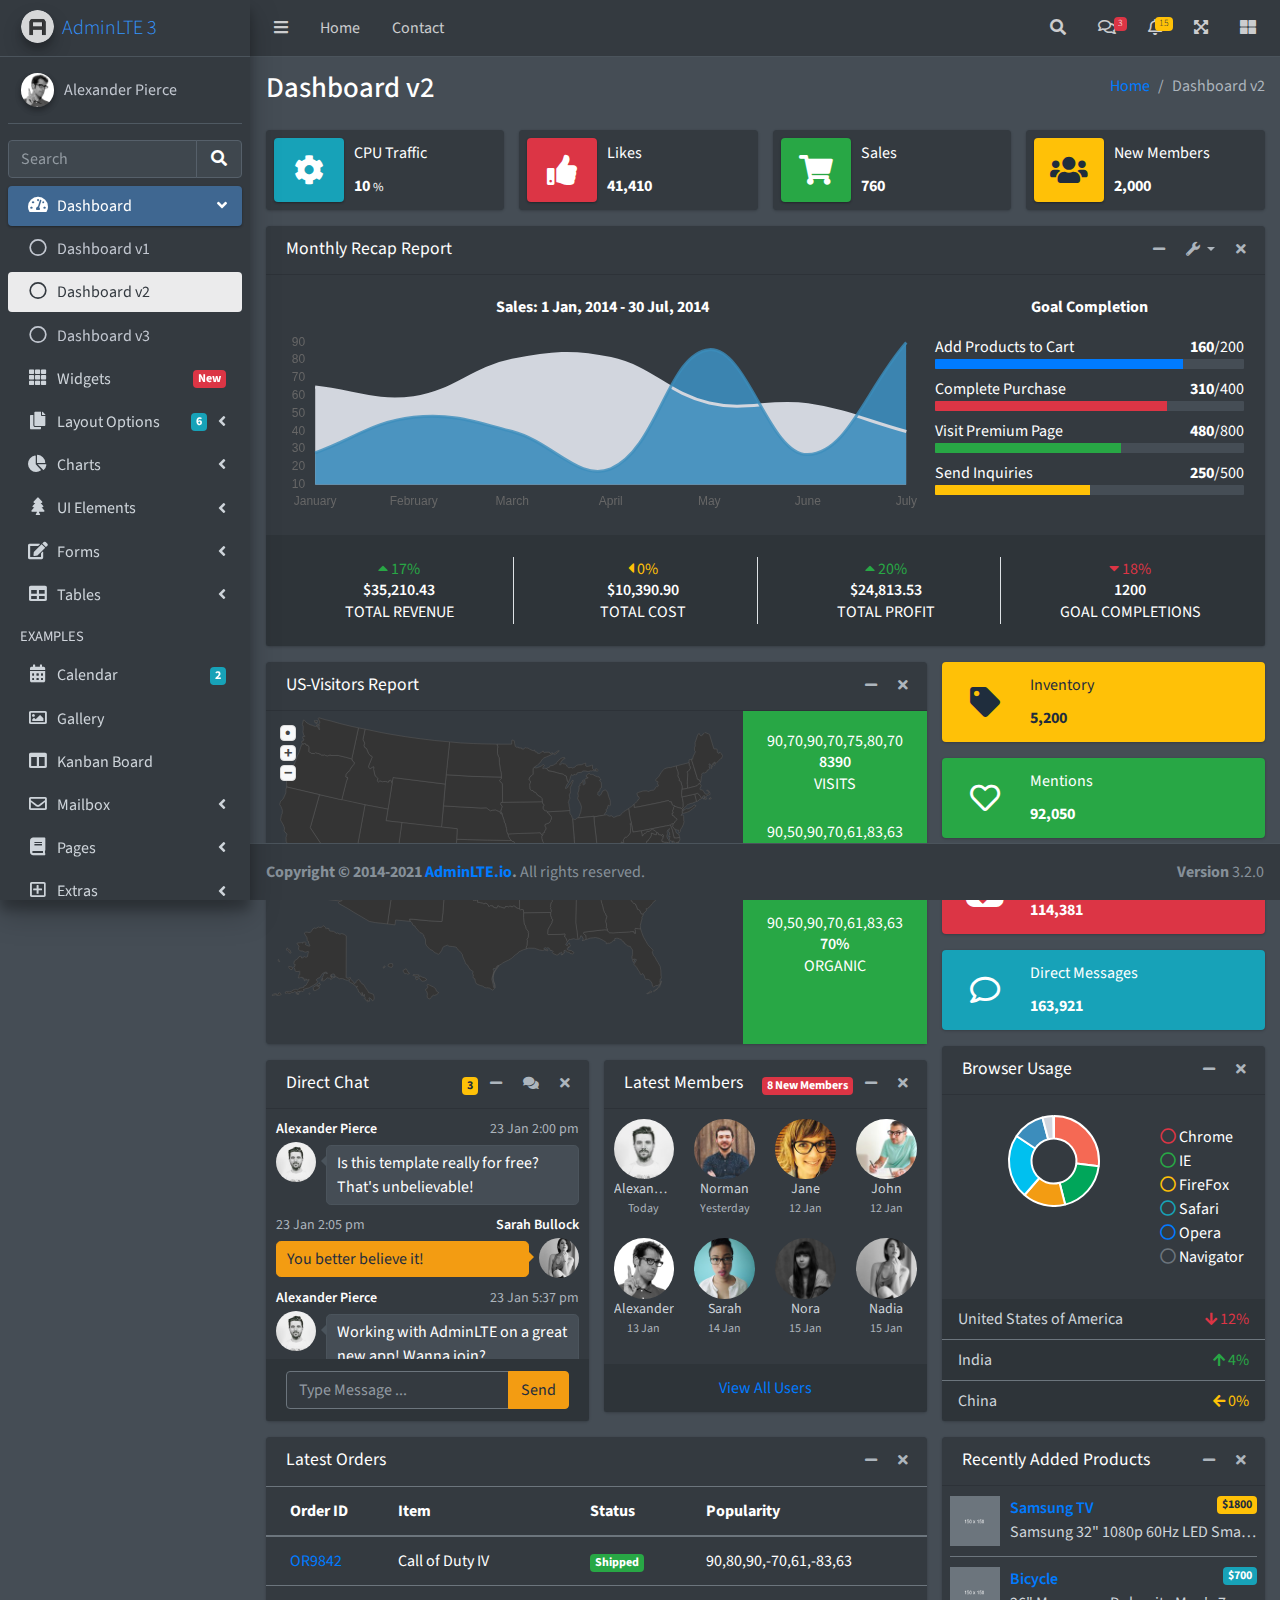
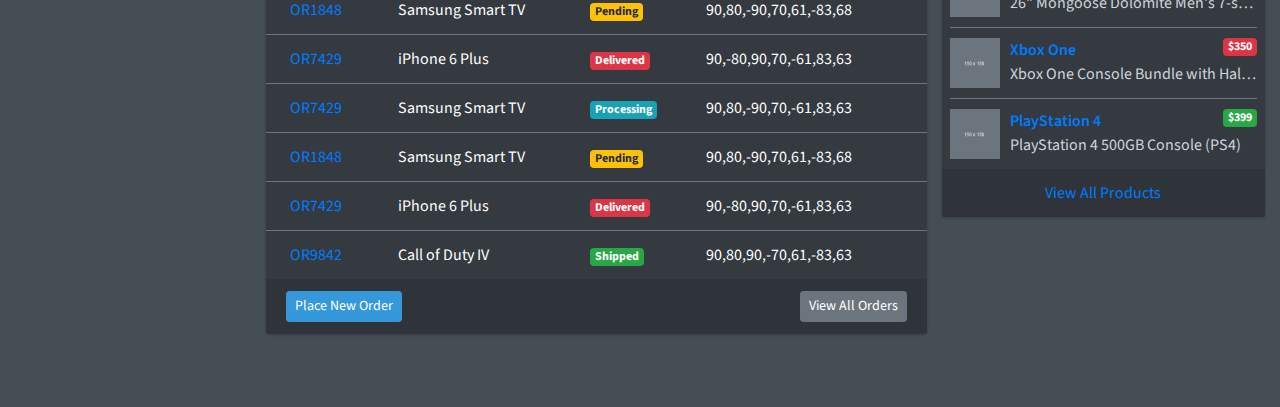
<file: index2.html>
<!DOCTYPE html>
<html lang="en">
<head>
  <meta charset="utf-8">
  <meta name="viewport" content="width=device-width, initial-scale=1">
  <title>AdminLTE 3 | Dashboard 2</title>

  <!-- Google Font: Source Sans Pro -->
  <link rel="stylesheet" href="https://fonts.googleapis.com/css?family=Source+Sans+Pro:300,400,400i,700&display=fallback">
  <!-- Font Awesome Icons -->
  <link rel="stylesheet" href="plugins/fontawesome-free/css/all.min.css">
  <!-- overlayScrollbars -->
  <link rel="stylesheet" href="plugins/overlayScrollbars/css/OverlayScrollbars.min.css">
  <!-- Theme style -->
  <link rel="stylesheet" href="dist/css/adminlte.min.css">
</head>
<body class="hold-transition dark-mode sidebar-mini layout-fixed layout-navbar-fixed layout-footer-fixed">
<div class="wrapper">

  <!-- Preloader -->
  <div class="preloader flex-column justify-content-center align-items-center">
    <img class="animation__wobble" src="dist/img/AdminLTELogo.png" alt="AdminLTELogo" height="60" width="60">
  </div>

  <!-- Navbar -->
  <nav class="main-header navbar navbar-expand navbar-dark">
    <!-- Left navbar links -->
    <ul class="navbar-nav">
      <li class="nav-item">
        <a class="nav-link" data-widget="pushmenu" href="#" role="button"><i class="fas fa-bars"></i></a>
      </li>
      <li class="nav-item d-none d-sm-inline-block">
        <a href="index3.html" class="nav-link">Home</a>
      </li>
      <li class="nav-item d-none d-sm-inline-block">
        <a href="#" class="nav-link">Contact</a>
      </li>
    </ul>

    <!-- Right navbar links -->
    <ul class="navbar-nav ml-auto">
      <!-- Navbar Search -->
      <li class="nav-item">
        <a class="nav-link" data-widget="navbar-search" href="#" role="button">
          <i class="fas fa-search"></i>
        </a>
        <div class="navbar-search-block">
          <form class="form-inline">
            <div class="input-group input-group-sm">
              <input class="form-control form-control-navbar" type="search" placeholder="Search" aria-label="Search">
              <div class="input-group-append">
                <button class="btn btn-navbar" type="submit">
                  <i class="fas fa-search"></i>
                </button>
                <button class="btn btn-navbar" type="button" data-widget="navbar-search">
                  <i class="fas fa-times"></i>
                </button>
              </div>
            </div>
          </form>
        </div>
      </li>

      <!-- Messages Dropdown Menu -->
      <li class="nav-item dropdown">
        <a class="nav-link" data-toggle="dropdown" href="#">
          <i class="far fa-comments"></i>
          <span class="badge badge-danger navbar-badge">3</span>
        </a>
        <div class="dropdown-menu dropdown-menu-lg dropdown-menu-right">
          <a href="#" class="dropdown-item">
            <!-- Message Start -->
            <div class="media">
              <img src="dist/img/user1-128x128.jpg" alt="User Avatar" class="img-size-50 mr-3 img-circle">
              <div class="media-body">
                <h3 class="dropdown-item-title">
                  Brad Diesel
                  <span class="float-right text-sm text-danger"><i class="fas fa-star"></i></span>
                </h3>
                <p class="text-sm">Call me whenever you can...</p>
                <p class="text-sm text-muted"><i class="far fa-clock mr-1"></i> 4 Hours Ago</p>
              </div>
            </div>
            <!-- Message End -->
          </a>
          <div class="dropdown-divider"></div>
          <a href="#" class="dropdown-item">
            <!-- Message Start -->
            <div class="media">
              <img src="dist/img/user8-128x128.jpg" alt="User Avatar" class="img-size-50 img-circle mr-3">
              <div class="media-body">
                <h3 class="dropdown-item-title">
                  John Pierce
                  <span class="float-right text-sm text-muted"><i class="fas fa-star"></i></span>
                </h3>
                <p class="text-sm">I got your message bro</p>
                <p class="text-sm text-muted"><i class="far fa-clock mr-1"></i> 4 Hours Ago</p>
              </div>
            </div>
            <!-- Message End -->
          </a>
          <div class="dropdown-divider"></div>
          <a href="#" class="dropdown-item">
            <!-- Message Start -->
            <div class="media">
              <img src="dist/img/user3-128x128.jpg" alt="User Avatar" class="img-size-50 img-circle mr-3">
              <div class="media-body">
                <h3 class="dropdown-item-title">
                  Nora Silvester
                  <span class="float-right text-sm text-warning"><i class="fas fa-star"></i></span>
                </h3>
                <p class="text-sm">The subject goes here</p>
                <p class="text-sm text-muted"><i class="far fa-clock mr-1"></i> 4 Hours Ago</p>
              </div>
            </div>
            <!-- Message End -->
          </a>
          <div class="dropdown-divider"></div>
          <a href="#" class="dropdown-item dropdown-footer">See All Messages</a>
        </div>
      </li>
      <!-- Notifications Dropdown Menu -->
      <li class="nav-item dropdown">
        <a class="nav-link" data-toggle="dropdown" href="#">
          <i class="far fa-bell"></i>
          <span class="badge badge-warning navbar-badge">15</span>
        </a>
        <div class="dropdown-menu dropdown-menu-lg dropdown-menu-right">
          <span class="dropdown-item dropdown-header">15 Notifications</span>
          <div class="dropdown-divider"></div>
          <a href="#" class="dropdown-item">
            <i class="fas fa-envelope mr-2"></i> 4 new messages
            <span class="float-right text-muted text-sm">3 mins</span>
          </a>
          <div class="dropdown-divider"></div>
          <a href="#" class="dropdown-item">
            <i class="fas fa-users mr-2"></i> 8 friend requests
            <span class="float-right text-muted text-sm">12 hours</span>
          </a>
          <div class="dropdown-divider"></div>
          <a href="#" class="dropdown-item">
            <i class="fas fa-file mr-2"></i> 3 new reports
            <span class="float-right text-muted text-sm">2 days</span>
          </a>
          <div class="dropdown-divider"></div>
          <a href="#" class="dropdown-item dropdown-footer">See All Notifications</a>
        </div>
      </li>
      <li class="nav-item">
        <a class="nav-link" data-widget="fullscreen" href="#" role="button">
          <i class="fas fa-expand-arrows-alt"></i>
        </a>
      </li>
      <li class="nav-item">
        <a class="nav-link" data-widget="control-sidebar" data-slide="true" href="#" role="button">
          <i class="fas fa-th-large"></i>
        </a>
      </li>
    </ul>
  </nav>
  <!-- /.navbar -->

  <!-- Main Sidebar Container -->
  <aside class="main-sidebar sidebar-dark-primary elevation-4">
    <!-- Brand Logo -->
    <a href="index3.html" class="brand-link">
      <img src="dist/img/AdminLTELogo.png" alt="AdminLTE Logo" class="brand-image img-circle elevation-3" style="opacity: .8">
      <span class="brand-text font-weight-light">AdminLTE 3</span>
    </a>

    <!-- Sidebar -->
    <div class="sidebar">
      <!-- Sidebar user panel (optional) -->
      <div class="user-panel mt-3 pb-3 mb-3 d-flex">
        <div class="image">
          <img src="dist/img/user2-160x160.jpg" class="img-circle elevation-2" alt="User Image">
        </div>
        <div class="info">
          <a href="#" class="d-block">Alexander Pierce</a>
        </div>
      </div>

      <!-- SidebarSearch Form -->
      <div class="form-inline">
        <div class="input-group" data-widget="sidebar-search">
          <input class="form-control form-control-sidebar" type="search" placeholder="Search" aria-label="Search">
          <div class="input-group-append">
            <button class="btn btn-sidebar">
              <i class="fas fa-search fa-fw"></i>
            </button>
          </div>
        </div>
      </div>

      <!-- Sidebar Menu -->
      <nav class="mt-2">
        <ul class="nav nav-pills nav-sidebar flex-column" data-widget="treeview" role="menu" data-accordion="false">
          <!-- Add icons to the links using the .nav-icon class
               with font-awesome or any other icon font library -->
          <li class="nav-item menu-open">
            <a href="#" class="nav-link active">
              <i class="nav-icon fas fa-tachometer-alt"></i>
              <p>
                Dashboard
                <i class="right fas fa-angle-left"></i>
              </p>
            </a>
            <ul class="nav nav-treeview">
              <li class="nav-item">
                <a href="./index.html" class="nav-link">
                  <i class="far fa-circle nav-icon"></i>
                  <p>Dashboard v1</p>
                </a>
              </li>
              <li class="nav-item">
                <a href="./index2.html" class="nav-link active">
                  <i class="far fa-circle nav-icon"></i>
                  <p>Dashboard v2</p>
                </a>
              </li>
              <li class="nav-item">
                <a href="./index3.html" class="nav-link">
                  <i class="far fa-circle nav-icon"></i>
                  <p>Dashboard v3</p>
                </a>
              </li>
            </ul>
          </li>
          <li class="nav-item">
            <a href="pages/widgets.html" class="nav-link">
              <i class="nav-icon fas fa-th"></i>
              <p>
                Widgets
                <span class="right badge badge-danger">New</span>
              </p>
            </a>
          </li>
          <li class="nav-item">
            <a href="#" class="nav-link">
              <i class="nav-icon fas fa-copy"></i>
              <p>
                Layout Options
                <i class="fas fa-angle-left right"></i>
                <span class="badge badge-info right">6</span>
              </p>
            </a>
            <ul class="nav nav-treeview">
              <li class="nav-item">
                <a href="pages/layout/top-nav.html" class="nav-link">
                  <i class="far fa-circle nav-icon"></i>
                  <p>Top Navigation</p>
                </a>
              </li>
              <li class="nav-item">
                <a href="pages/layout/top-nav-sidebar.html" class="nav-link">
                  <i class="far fa-circle nav-icon"></i>
                  <p>Top Navigation + Sidebar</p>
                </a>
              </li>
              <li class="nav-item">
                <a href="pages/layout/boxed.html" class="nav-link">
                  <i class="far fa-circle nav-icon"></i>
                  <p>Boxed</p>
                </a>
              </li>
              <li class="nav-item">
                <a href="pages/layout/fixed-sidebar.html" class="nav-link">
                  <i class="far fa-circle nav-icon"></i>
                  <p>Fixed Sidebar</p>
                </a>
              </li>
              <li class="nav-item">
                <a href="pages/layout/fixed-sidebar-custom.html" class="nav-link">
                  <i class="far fa-circle nav-icon"></i>
                  <p>Fixed Sidebar <small>+ Custom Area</small></p>
                </a>
              </li>
              <li class="nav-item">
                <a href="pages/layout/fixed-topnav.html" class="nav-link">
                  <i class="far fa-circle nav-icon"></i>
                  <p>Fixed Navbar</p>
                </a>
              </li>
              <li class="nav-item">
                <a href="pages/layout/fixed-footer.html" class="nav-link">
                  <i class="far fa-circle nav-icon"></i>
                  <p>Fixed Footer</p>
                </a>
              </li>
              <li class="nav-item">
                <a href="pages/layout/collapsed-sidebar.html" class="nav-link">
                  <i class="far fa-circle nav-icon"></i>
                  <p>Collapsed Sidebar</p>
                </a>
              </li>
            </ul>
          </li>
          <li class="nav-item">
            <a href="#" class="nav-link">
              <i class="nav-icon fas fa-chart-pie"></i>
              <p>
                Charts
                <i class="right fas fa-angle-left"></i>
              </p>
            </a>
            <ul class="nav nav-treeview">
              <li class="nav-item">
                <a href="pages/charts/chartjs.html" class="nav-link">
                  <i class="far fa-circle nav-icon"></i>
                  <p>ChartJS</p>
                </a>
              </li>
              <li class="nav-item">
                <a href="pages/charts/flot.html" class="nav-link">
                  <i class="far fa-circle nav-icon"></i>
                  <p>Flot</p>
                </a>
              </li>
              <li class="nav-item">
                <a href="pages/charts/inline.html" class="nav-link">
                  <i class="far fa-circle nav-icon"></i>
                  <p>Inline</p>
                </a>
              </li>
              <li class="nav-item">
                <a href="pages/charts/uplot.html" class="nav-link">
                  <i class="far fa-circle nav-icon"></i>
                  <p>uPlot</p>
                </a>
              </li>
            </ul>
          </li>
          <li class="nav-item">
            <a href="#" class="nav-link">
              <i class="nav-icon fas fa-tree"></i>
              <p>
                UI Elements
                <i class="fas fa-angle-left right"></i>
              </p>
            </a>
            <ul class="nav nav-treeview">
              <li class="nav-item">
                <a href="pages/UI/general.html" class="nav-link">
                  <i class="far fa-circle nav-icon"></i>
                  <p>General</p>
                </a>
              </li>
              <li class="nav-item">
                <a href="pages/UI/icons.html" class="nav-link">
                  <i class="far fa-circle nav-icon"></i>
                  <p>Icons</p>
                </a>
              </li>
              <li class="nav-item">
                <a href="pages/UI/buttons.html" class="nav-link">
                  <i class="far fa-circle nav-icon"></i>
                  <p>Buttons</p>
                </a>
              </li>
              <li class="nav-item">
                <a href="pages/UI/sliders.html" class="nav-link">
                  <i class="far fa-circle nav-icon"></i>
                  <p>Sliders</p>
                </a>
              </li>
              <li class="nav-item">
                <a href="pages/UI/modals.html" class="nav-link">
                  <i class="far fa-circle nav-icon"></i>
                  <p>Modals & Alerts</p>
                </a>
              </li>
              <li class="nav-item">
                <a href="pages/UI/navbar.html" class="nav-link">
                  <i class="far fa-circle nav-icon"></i>
                  <p>Navbar & Tabs</p>
                </a>
              </li>
              <li class="nav-item">
                <a href="pages/UI/timeline.html" class="nav-link">
                  <i class="far fa-circle nav-icon"></i>
                  <p>Timeline</p>
                </a>
              </li>
              <li class="nav-item">
                <a href="pages/UI/ribbons.html" class="nav-link">
                  <i class="far fa-circle nav-icon"></i>
                  <p>Ribbons</p>
                </a>
              </li>
            </ul>
          </li>
          <li class="nav-item">
            <a href="#" class="nav-link">
              <i class="nav-icon fas fa-edit"></i>
              <p>
                Forms
                <i class="fas fa-angle-left right"></i>
              </p>
            </a>
            <ul class="nav nav-treeview">
              <li class="nav-item">
                <a href="pages/forms/general.html" class="nav-link">
                  <i class="far fa-circle nav-icon"></i>
                  <p>General Elements</p>
                </a>
              </li>
              <li class="nav-item">
                <a href="pages/forms/advanced.html" class="nav-link">
                  <i class="far fa-circle nav-icon"></i>
                  <p>Advanced Elements</p>
                </a>
              </li>
              <li class="nav-item">
                <a href="pages/forms/editors.html" class="nav-link">
                  <i class="far fa-circle nav-icon"></i>
                  <p>Editors</p>
                </a>
              </li>
              <li class="nav-item">
                <a href="pages/forms/validation.html" class="nav-link">
                  <i class="far fa-circle nav-icon"></i>
                  <p>Validation</p>
                </a>
              </li>
            </ul>
          </li>
          <li class="nav-item">
            <a href="#" class="nav-link">
              <i class="nav-icon fas fa-table"></i>
              <p>
                Tables
                <i class="fas fa-angle-left right"></i>
              </p>
            </a>
            <ul class="nav nav-treeview">
              <li class="nav-item">
                <a href="pages/tables/simple.html" class="nav-link">
                  <i class="far fa-circle nav-icon"></i>
                  <p>Simple Tables</p>
                </a>
              </li>
              <li class="nav-item">
                <a href="pages/tables/data.html" class="nav-link">
                  <i class="far fa-circle nav-icon"></i>
                  <p>DataTables</p>
                </a>
              </li>
              <li class="nav-item">
                <a href="pages/tables/jsgrid.html" class="nav-link">
                  <i class="far fa-circle nav-icon"></i>
                  <p>jsGrid</p>
                </a>
              </li>
            </ul>
          </li>
          <li class="nav-header">EXAMPLES</li>
          <li class="nav-item">
            <a href="pages/calendar.html" class="nav-link">
              <i class="nav-icon fas fa-calendar-alt"></i>
              <p>
                Calendar
                <span class="badge badge-info right">2</span>
              </p>
            </a>
          </li>
          <li class="nav-item">
            <a href="pages/gallery.html" class="nav-link">
              <i class="nav-icon far fa-image"></i>
              <p>
                Gallery
              </p>
            </a>
          </li>
          <li class="nav-item">
            <a href="pages/kanban.html" class="nav-link">
              <i class="nav-icon fas fa-columns"></i>
              <p>
                Kanban Board
              </p>
            </a>
          </li>
          <li class="nav-item">
            <a href="#" class="nav-link">
              <i class="nav-icon far fa-envelope"></i>
              <p>
                Mailbox
                <i class="fas fa-angle-left right"></i>
              </p>
            </a>
            <ul class="nav nav-treeview">
              <li class="nav-item">
                <a href="pages/mailbox/mailbox.html" class="nav-link">
                  <i class="far fa-circle nav-icon"></i>
                  <p>Inbox</p>
                </a>
              </li>
              <li class="nav-item">
                <a href="pages/mailbox/compose.html" class="nav-link">
                  <i class="far fa-circle nav-icon"></i>
                  <p>Compose</p>
                </a>
              </li>
              <li class="nav-item">
                <a href="pages/mailbox/read-mail.html" class="nav-link">
                  <i class="far fa-circle nav-icon"></i>
                  <p>Read</p>
                </a>
              </li>
            </ul>
          </li>
          <li class="nav-item">
            <a href="#" class="nav-link">
              <i class="nav-icon fas fa-book"></i>
              <p>
                Pages
                <i class="fas fa-angle-left right"></i>
              </p>
            </a>
            <ul class="nav nav-treeview">
              <li class="nav-item">
                <a href="pages/examples/invoice.html" class="nav-link">
                  <i class="far fa-circle nav-icon"></i>
                  <p>Invoice</p>
                </a>
              </li>
              <li class="nav-item">
                <a href="pages/examples/profile.html" class="nav-link">
                  <i class="far fa-circle nav-icon"></i>
                  <p>Profile</p>
                </a>
              </li>
              <li class="nav-item">
                <a href="pages/examples/e-commerce.html" class="nav-link">
                  <i class="far fa-circle nav-icon"></i>
                  <p>E-commerce</p>
                </a>
              </li>
              <li class="nav-item">
                <a href="pages/examples/projects.html" class="nav-link">
                  <i class="far fa-circle nav-icon"></i>
                  <p>Projects</p>
                </a>
              </li>
              <li class="nav-item">
                <a href="pages/examples/project-add.html" class="nav-link">
                  <i class="far fa-circle nav-icon"></i>
                  <p>Project Add</p>
                </a>
              </li>
              <li class="nav-item">
                <a href="pages/examples/project-edit.html" class="nav-link">
                  <i class="far fa-circle nav-icon"></i>
                  <p>Project Edit</p>
                </a>
              </li>
              <li class="nav-item">
                <a href="pages/examples/project-detail.html" class="nav-link">
                  <i class="far fa-circle nav-icon"></i>
                  <p>Project Detail</p>
                </a>
              </li>
              <li class="nav-item">
                <a href="pages/examples/contacts.html" class="nav-link">
                  <i class="far fa-circle nav-icon"></i>
                  <p>Contacts</p>
                </a>
              </li>
              <li class="nav-item">
                <a href="pages/examples/faq.html" class="nav-link">
                  <i class="far fa-circle nav-icon"></i>
                  <p>FAQ</p>
                </a>
              </li>
              <li class="nav-item">
                <a href="pages/examples/contact-us.html" class="nav-link">
                  <i class="far fa-circle nav-icon"></i>
                  <p>Contact us</p>
                </a>
              </li>
            </ul>
          </li>
          <li class="nav-item">
            <a href="#" class="nav-link">
              <i class="nav-icon far fa-plus-square"></i>
              <p>
                Extras
                <i class="fas fa-angle-left right"></i>
              </p>
            </a>
            <ul class="nav nav-treeview">
              <li class="nav-item">
                <a href="#" class="nav-link">
                  <i class="far fa-circle nav-icon"></i>
                  <p>
                    Login & Register v1
                    <i class="fas fa-angle-left right"></i>
                  </p>
                </a>
                <ul class="nav nav-treeview">
                  <li class="nav-item">
                    <a href="pages/examples/login.html" class="nav-link">
                      <i class="far fa-circle nav-icon"></i>
                      <p>Login v1</p>
                    </a>
                  </li>
                  <li class="nav-item">
                    <a href="pages/examples/register.html" class="nav-link">
                      <i class="far fa-circle nav-icon"></i>
                      <p>Register v1</p>
                    </a>
                  </li>
                  <li class="nav-item">
                    <a href="pages/examples/forgot-password.html" class="nav-link">
                      <i class="far fa-circle nav-icon"></i>
                      <p>Forgot Password v1</p>
                    </a>
                  </li>
                  <li class="nav-item">
                    <a href="pages/examples/recover-password.html" class="nav-link">
                      <i class="far fa-circle nav-icon"></i>
                      <p>Recover Password v1</p>
                    </a>
                  </li>
                </ul>
              </li>
              <li class="nav-item">
                <a href="#" class="nav-link">
                  <i class="far fa-circle nav-icon"></i>
                  <p>
                    Login & Register v2
                    <i class="fas fa-angle-left right"></i>
                  </p>
                </a>
                <ul class="nav nav-treeview">
                  <li class="nav-item">
                    <a href="pages/examples/login-v2.html" class="nav-link">
                      <i class="far fa-circle nav-icon"></i>
                      <p>Login v2</p>
                    </a>
                  </li>
                  <li class="nav-item">
                    <a href="pages/examples/register-v2.html" class="nav-link">
                      <i class="far fa-circle nav-icon"></i>
                      <p>Register v2</p>
                    </a>
                  </li>
                  <li class="nav-item">
                    <a href="pages/examples/forgot-password-v2.html" class="nav-link">
                      <i class="far fa-circle nav-icon"></i>
                      <p>Forgot Password v2</p>
                    </a>
                  </li>
                  <li class="nav-item">
                    <a href="pages/examples/recover-password-v2.html" class="nav-link">
                      <i class="far fa-circle nav-icon"></i>
                      <p>Recover Password v2</p>
                    </a>
                  </li>
                </ul>
              </li>
              <li class="nav-item">
                <a href="pages/examples/lockscreen.html" class="nav-link">
                  <i class="far fa-circle nav-icon"></i>
                  <p>Lockscreen</p>
                </a>
              </li>
              <li class="nav-item">
                <a href="pages/examples/legacy-user-menu.html" class="nav-link">
                  <i class="far fa-circle nav-icon"></i>
                  <p>Legacy User Menu</p>
                </a>
              </li>
              <li class="nav-item">
                <a href="pages/examples/language-menu.html" class="nav-link">
                  <i class="far fa-circle nav-icon"></i>
                  <p>Language Menu</p>
                </a>
              </li>
              <li class="nav-item">
                <a href="pages/examples/404.html" class="nav-link">
                  <i class="far fa-circle nav-icon"></i>
                  <p>Error 404</p>
                </a>
              </li>
              <li class="nav-item">
                <a href="pages/examples/500.html" class="nav-link">
                  <i class="far fa-circle nav-icon"></i>
                  <p>Error 500</p>
                </a>
              </li>
              <li class="nav-item">
                <a href="pages/examples/pace.html" class="nav-link">
                  <i class="far fa-circle nav-icon"></i>
                  <p>Pace</p>
                </a>
              </li>
              <li class="nav-item">
                <a href="pages/examples/blank.html" class="nav-link">
                  <i class="far fa-circle nav-icon"></i>
                  <p>Blank Page</p>
                </a>
              </li>
              <li class="nav-item">
                <a href="starter.html" class="nav-link">
                  <i class="far fa-circle nav-icon"></i>
                  <p>Starter Page</p>
                </a>
              </li>
            </ul>
          </li>
          <li class="nav-item">
            <a href="#" class="nav-link">
              <i class="nav-icon fas fa-search"></i>
              <p>
                Search
                <i class="fas fa-angle-left right"></i>
              </p>
            </a>
            <ul class="nav nav-treeview">
              <li class="nav-item">
                <a href="pages/search/simple.html" class="nav-link">
                  <i class="far fa-circle nav-icon"></i>
                  <p>Simple Search</p>
                </a>
              </li>
              <li class="nav-item">
                <a href="pages/search/enhanced.html" class="nav-link">
                  <i class="far fa-circle nav-icon"></i>
                  <p>Enhanced</p>
                </a>
              </li>
            </ul>
          </li>
          <li class="nav-header">MISCELLANEOUS</li>
          <li class="nav-item">
            <a href="iframe.html" class="nav-link">
              <i class="nav-icon fas fa-ellipsis-h"></i>
              <p>Tabbed IFrame Plugin</p>
            </a>
          </li>
          <li class="nav-item">
            <a href="https://adminlte.io/docs/3.1/" class="nav-link">
              <i class="nav-icon fas fa-file"></i>
              <p>Documentation</p>
            </a>
          </li>
          <li class="nav-header">MULTI LEVEL EXAMPLE</li>
          <li class="nav-item">
            <a href="#" class="nav-link">
              <i class="fas fa-circle nav-icon"></i>
              <p>Level 1</p>
            </a>
          </li>
          <li class="nav-item">
            <a href="#" class="nav-link">
              <i class="nav-icon fas fa-circle"></i>
              <p>
                Level 1
                <i class="right fas fa-angle-left"></i>
              </p>
            </a>
            <ul class="nav nav-treeview">
              <li class="nav-item">
                <a href="#" class="nav-link">
                  <i class="far fa-circle nav-icon"></i>
                  <p>Level 2</p>
                </a>
              </li>
              <li class="nav-item">
                <a href="#" class="nav-link">
                  <i class="far fa-circle nav-icon"></i>
                  <p>
                    Level 2
                    <i class="right fas fa-angle-left"></i>
                  </p>
                </a>
                <ul class="nav nav-treeview">
                  <li class="nav-item">
                    <a href="#" class="nav-link">
                      <i class="far fa-dot-circle nav-icon"></i>
                      <p>Level 3</p>
                    </a>
                  </li>
                  <li class="nav-item">
                    <a href="#" class="nav-link">
                      <i class="far fa-dot-circle nav-icon"></i>
                      <p>Level 3</p>
                    </a>
                  </li>
                  <li class="nav-item">
                    <a href="#" class="nav-link">
                      <i class="far fa-dot-circle nav-icon"></i>
                      <p>Level 3</p>
                    </a>
                  </li>
                </ul>
              </li>
              <li class="nav-item">
                <a href="#" class="nav-link">
                  <i class="far fa-circle nav-icon"></i>
                  <p>Level 2</p>
                </a>
              </li>
            </ul>
          </li>
          <li class="nav-item">
            <a href="#" class="nav-link">
              <i class="fas fa-circle nav-icon"></i>
              <p>Level 1</p>
            </a>
          </li>
          <li class="nav-header">LABELS</li>
          <li class="nav-item">
            <a href="#" class="nav-link">
              <i class="nav-icon far fa-circle text-danger"></i>
              <p class="text">Important</p>
            </a>
          </li>
          <li class="nav-item">
            <a href="#" class="nav-link">
              <i class="nav-icon far fa-circle text-warning"></i>
              <p>Warning</p>
            </a>
          </li>
          <li class="nav-item">
            <a href="#" class="nav-link">
              <i class="nav-icon far fa-circle text-info"></i>
              <p>Informational</p>
            </a>
          </li>
        </ul>
      </nav>
      <!-- /.sidebar-menu -->
    </div>
    <!-- /.sidebar -->
  </aside>

  <!-- Content Wrapper. Contains page content -->
  <div class="content-wrapper">
    <!-- Content Header (Page header) -->
    <div class="content-header">
      <div class="container-fluid">
        <div class="row mb-2">
          <div class="col-sm-6">
            <h1 class="m-0">Dashboard v2</h1>
          </div><!-- /.col -->
          <div class="col-sm-6">
            <ol class="breadcrumb float-sm-right">
              <li class="breadcrumb-item"><a href="#">Home</a></li>
              <li class="breadcrumb-item active">Dashboard v2</li>
            </ol>
          </div><!-- /.col -->
        </div><!-- /.row -->
      </div><!-- /.container-fluid -->
    </div>
    <!-- /.content-header -->

    <!-- Main content -->
    <section class="content">
      <div class="container-fluid">
        <!-- Info boxes -->
        <div class="row">
          <div class="col-12 col-sm-6 col-md-3">
            <div class="info-box">
              <span class="info-box-icon bg-info elevation-1"><i class="fas fa-cog"></i></span>

              <div class="info-box-content">
                <span class="info-box-text">CPU Traffic</span>
                <span class="info-box-number">
                  10
                  <small>%</small>
                </span>
              </div>
              <!-- /.info-box-content -->
            </div>
            <!-- /.info-box -->
          </div>
          <!-- /.col -->
          <div class="col-12 col-sm-6 col-md-3">
            <div class="info-box mb-3">
              <span class="info-box-icon bg-danger elevation-1"><i class="fas fa-thumbs-up"></i></span>

              <div class="info-box-content">
                <span class="info-box-text">Likes</span>
                <span class="info-box-number">41,410</span>
              </div>
              <!-- /.info-box-content -->
            </div>
            <!-- /.info-box -->
          </div>
          <!-- /.col -->

          <!-- fix for small devices only -->
          <div class="clearfix hidden-md-up"></div>

          <div class="col-12 col-sm-6 col-md-3">
            <div class="info-box mb-3">
              <span class="info-box-icon bg-success elevation-1"><i class="fas fa-shopping-cart"></i></span>

              <div class="info-box-content">
                <span class="info-box-text">Sales</span>
                <span class="info-box-number">760</span>
              </div>
              <!-- /.info-box-content -->
            </div>
            <!-- /.info-box -->
          </div>
          <!-- /.col -->
          <div class="col-12 col-sm-6 col-md-3">
            <div class="info-box mb-3">
              <span class="info-box-icon bg-warning elevation-1"><i class="fas fa-users"></i></span>

              <div class="info-box-content">
                <span class="info-box-text">New Members</span>
                <span class="info-box-number">2,000</span>
              </div>
              <!-- /.info-box-content -->
            </div>
            <!-- /.info-box -->
          </div>
          <!-- /.col -->
        </div>
        <!-- /.row -->

        <div class="row">
          <div class="col-md-12">
            <div class="card">
              <div class="card-header">
                <h5 class="card-title">Monthly Recap Report</h5>

                <div class="card-tools">
                  <button type="button" class="btn btn-tool" data-card-widget="collapse">
                    <i class="fas fa-minus"></i>
                  </button>
                  <div class="btn-group">
                    <button type="button" class="btn btn-tool dropdown-toggle" data-toggle="dropdown">
                      <i class="fas fa-wrench"></i>
                    </button>
                    <div class="dropdown-menu dropdown-menu-right" role="menu">
                      <a href="#" class="dropdown-item">Action</a>
                      <a href="#" class="dropdown-item">Another action</a>
                      <a href="#" class="dropdown-item">Something else here</a>
                      <a class="dropdown-divider"></a>
                      <a href="#" class="dropdown-item">Separated link</a>
                    </div>
                  </div>
                  <button type="button" class="btn btn-tool" data-card-widget="remove">
                    <i class="fas fa-times"></i>
                  </button>
                </div>
              </div>
              <!-- /.card-header -->
              <div class="card-body">
                <div class="row">
                  <div class="col-md-8">
                    <p class="text-center">
                      <strong>Sales: 1 Jan, 2014 - 30 Jul, 2014</strong>
                    </p>

                    <div class="chart">
                      <!-- Sales Chart Canvas -->
                      <canvas id="salesChart" height="180" style="height: 180px;"></canvas>
                    </div>
                    <!-- /.chart-responsive -->
                  </div>
                  <!-- /.col -->
                  <div class="col-md-4">
                    <p class="text-center">
                      <strong>Goal Completion</strong>
                    </p>

                    <div class="progress-group">
                      Add Products to Cart
                      <span class="float-right"><b>160</b>/200</span>
                      <div class="progress progress-sm">
                        <div class="progress-bar bg-primary" style="width: 80%"></div>
                      </div>
                    </div>
                    <!-- /.progress-group -->

                    <div class="progress-group">
                      Complete Purchase
                      <span class="float-right"><b>310</b>/400</span>
                      <div class="progress progress-sm">
                        <div class="progress-bar bg-danger" style="width: 75%"></div>
                      </div>
                    </div>

                    <!-- /.progress-group -->
                    <div class="progress-group">
                      <span class="progress-text">Visit Premium Page</span>
                      <span class="float-right"><b>480</b>/800</span>
                      <div class="progress progress-sm">
                        <div class="progress-bar bg-success" style="width: 60%"></div>
                      </div>
                    </div>

                    <!-- /.progress-group -->
                    <div class="progress-group">
                      Send Inquiries
                      <span class="float-right"><b>250</b>/500</span>
                      <div class="progress progress-sm">
                        <div class="progress-bar bg-warning" style="width: 50%"></div>
                      </div>
                    </div>
                    <!-- /.progress-group -->
                  </div>
                  <!-- /.col -->
                </div>
                <!-- /.row -->
              </div>
              <!-- ./card-body -->
              <div class="card-footer">
                <div class="row">
                  <div class="col-sm-3 col-6">
                    <div class="description-block border-right">
                      <span class="description-percentage text-success"><i class="fas fa-caret-up"></i> 17%</span>
                      <h5 class="description-header">$35,210.43</h5>
                      <span class="description-text">TOTAL REVENUE</span>
                    </div>
                    <!-- /.description-block -->
                  </div>
                  <!-- /.col -->
                  <div class="col-sm-3 col-6">
                    <div class="description-block border-right">
                      <span class="description-percentage text-warning"><i class="fas fa-caret-left"></i> 0%</span>
                      <h5 class="description-header">$10,390.90</h5>
                      <span class="description-text">TOTAL COST</span>
                    </div>
                    <!-- /.description-block -->
                  </div>
                  <!-- /.col -->
                  <div class="col-sm-3 col-6">
                    <div class="description-block border-right">
                      <span class="description-percentage text-success"><i class="fas fa-caret-up"></i> 20%</span>
                      <h5 class="description-header">$24,813.53</h5>
                      <span class="description-text">TOTAL PROFIT</span>
                    </div>
                    <!-- /.description-block -->
                  </div>
                  <!-- /.col -->
                  <div class="col-sm-3 col-6">
                    <div class="description-block">
                      <span class="description-percentage text-danger"><i class="fas fa-caret-down"></i> 18%</span>
                      <h5 class="description-header">1200</h5>
                      <span class="description-text">GOAL COMPLETIONS</span>
                    </div>
                    <!-- /.description-block -->
                  </div>
                </div>
                <!-- /.row -->
              </div>
              <!-- /.card-footer -->
            </div>
            <!-- /.card -->
          </div>
          <!-- /.col -->
        </div>
        <!-- /.row -->

        <!-- Main row -->
        <div class="row">
          <!-- Left col -->
          <div class="col-md-8">
            <!-- MAP & BOX PANE -->
            <div class="card">
              <div class="card-header">
                <h3 class="card-title">US-Visitors Report</h3>

                <div class="card-tools">
                  <button type="button" class="btn btn-tool" data-card-widget="collapse">
                    <i class="fas fa-minus"></i>
                  </button>
                  <button type="button" class="btn btn-tool" data-card-widget="remove">
                    <i class="fas fa-times"></i>
                  </button>
                </div>
              </div>
              <!-- /.card-header -->
              <div class="card-body p-0">
                <div class="d-md-flex">
                  <div class="p-1 flex-fill" style="overflow: hidden">
                    <!-- Map will be created here -->
                    <div id="world-map-markers" style="height: 325px; overflow: hidden">
                      <div class="map"></div>
                    </div>
                  </div>
                  <div class="card-pane-right bg-success pt-2 pb-2 pl-4 pr-4">
                    <div class="description-block mb-4">
                      <div class="sparkbar pad" data-color="#fff">90,70,90,70,75,80,70</div>
                      <h5 class="description-header">8390</h5>
                      <span class="description-text">Visits</span>
                    </div>
                    <!-- /.description-block -->
                    <div class="description-block mb-4">
                      <div class="sparkbar pad" data-color="#fff">90,50,90,70,61,83,63</div>
                      <h5 class="description-header">30%</h5>
                      <span class="description-text">Referrals</span>
                    </div>
                    <!-- /.description-block -->
                    <div class="description-block">
                      <div class="sparkbar pad" data-color="#fff">90,50,90,70,61,83,63</div>
                      <h5 class="description-header">70%</h5>
                      <span class="description-text">Organic</span>
                    </div>
                    <!-- /.description-block -->
                  </div><!-- /.card-pane-right -->
                </div><!-- /.d-md-flex -->
              </div>
              <!-- /.card-body -->
            </div>
            <!-- /.card -->
            <div class="row">
              <div class="col-md-6">
                <!-- DIRECT CHAT -->
                <div class="card direct-chat direct-chat-warning">
                  <div class="card-header">
                    <h3 class="card-title">Direct Chat</h3>

                    <div class="card-tools">
                      <span title="3 New Messages" class="badge badge-warning">3</span>
                      <button type="button" class="btn btn-tool" data-card-widget="collapse">
                        <i class="fas fa-minus"></i>
                      </button>
                      <button type="button" class="btn btn-tool" title="Contacts" data-widget="chat-pane-toggle">
                        <i class="fas fa-comments"></i>
                      </button>
                      <button type="button" class="btn btn-tool" data-card-widget="remove">
                        <i class="fas fa-times"></i>
                      </button>
                    </div>
                  </div>
                  <!-- /.card-header -->
                  <div class="card-body">
                    <!-- Conversations are loaded here -->
                    <div class="direct-chat-messages">
                      <!-- Message. Default to the left -->
                      <div class="direct-chat-msg">
                        <div class="direct-chat-infos clearfix">
                          <span class="direct-chat-name float-left">Alexander Pierce</span>
                          <span class="direct-chat-timestamp float-right">23 Jan 2:00 pm</span>
                        </div>
                        <!-- /.direct-chat-infos -->
                        <img class="direct-chat-img" src="dist/img/user1-128x128.jpg" alt="message user image">
                        <!-- /.direct-chat-img -->
                        <div class="direct-chat-text">
                          Is this template really for free? That's unbelievable!
                        </div>
                        <!-- /.direct-chat-text -->
                      </div>
                      <!-- /.direct-chat-msg -->

                      <!-- Message to the right -->
                      <div class="direct-chat-msg right">
                        <div class="direct-chat-infos clearfix">
                          <span class="direct-chat-name float-right">Sarah Bullock</span>
                          <span class="direct-chat-timestamp float-left">23 Jan 2:05 pm</span>
                        </div>
                        <!-- /.direct-chat-infos -->
                        <img class="direct-chat-img" src="dist/img/user3-128x128.jpg" alt="message user image">
                        <!-- /.direct-chat-img -->
                        <div class="direct-chat-text">
                          You better believe it!
                        </div>
                        <!-- /.direct-chat-text -->
                      </div>
                      <!-- /.direct-chat-msg -->

                      <!-- Message. Default to the left -->
                      <div class="direct-chat-msg">
                        <div class="direct-chat-infos clearfix">
                          <span class="direct-chat-name float-left">Alexander Pierce</span>
                          <span class="direct-chat-timestamp float-right">23 Jan 5:37 pm</span>
                        </div>
                        <!-- /.direct-chat-infos -->
                        <img class="direct-chat-img" src="dist/img/user1-128x128.jpg" alt="message user image">
                        <!-- /.direct-chat-img -->
                        <div class="direct-chat-text">
                          Working with AdminLTE on a great new app! Wanna join?
                        </div>
                        <!-- /.direct-chat-text -->
                      </div>
                      <!-- /.direct-chat-msg -->

                      <!-- Message to the right -->
                      <div class="direct-chat-msg right">
                        <div class="direct-chat-infos clearfix">
                          <span class="direct-chat-name float-right">Sarah Bullock</span>
                          <span class="direct-chat-timestamp float-left">23 Jan 6:10 pm</span>
                        </div>
                        <!-- /.direct-chat-infos -->
                        <img class="direct-chat-img" src="dist/img/user3-128x128.jpg" alt="message user image">
                        <!-- /.direct-chat-img -->
                        <div class="direct-chat-text">
                          I would love to.
                        </div>
                        <!-- /.direct-chat-text -->
                      </div>
                      <!-- /.direct-chat-msg -->

                    </div>
                    <!--/.direct-chat-messages-->

                    <!-- Contacts are loaded here -->
                    <div class="direct-chat-contacts">
                      <ul class="contacts-list">
                        <li>
                          <a href="#">
                            <img class="contacts-list-img" src="dist/img/user1-128x128.jpg" alt="User Avatar">

                            <div class="contacts-list-info">
                              <span class="contacts-list-name">
                                Count Dracula
                                <small class="contacts-list-date float-right">2/28/2015</small>
                              </span>
                              <span class="contacts-list-msg">How have you been? I was...</span>
                            </div>
                            <!-- /.contacts-list-info -->
                          </a>
                        </li>
                        <!-- End Contact Item -->
                        <li>
                          <a href="#">
                            <img class="contacts-list-img" src="dist/img/user7-128x128.jpg" alt="User Avatar">

                            <div class="contacts-list-info">
                              <span class="contacts-list-name">
                                Sarah Doe
                                <small class="contacts-list-date float-right">2/23/2015</small>
                              </span>
                              <span class="contacts-list-msg">I will be waiting for...</span>
                            </div>
                            <!-- /.contacts-list-info -->
                          </a>
                        </li>
                        <!-- End Contact Item -->
                        <li>
                          <a href="#">
                            <img class="contacts-list-img" src="dist/img/user3-128x128.jpg" alt="User Avatar">

                            <div class="contacts-list-info">
                              <span class="contacts-list-name">
                                Nadia Jolie
                                <small class="contacts-list-date float-right">2/20/2015</small>
                              </span>
                              <span class="contacts-list-msg">I'll call you back at...</span>
                            </div>
                            <!-- /.contacts-list-info -->
                          </a>
                        </li>
                        <!-- End Contact Item -->
                        <li>
                          <a href="#">
                            <img class="contacts-list-img" src="dist/img/user5-128x128.jpg" alt="User Avatar">

                            <div class="contacts-list-info">
                              <span class="contacts-list-name">
                                Nora S. Vans
                                <small class="contacts-list-date float-right">2/10/2015</small>
                              </span>
                              <span class="contacts-list-msg">Where is your new...</span>
                            </div>
                            <!-- /.contacts-list-info -->
                          </a>
                        </li>
                        <!-- End Contact Item -->
                        <li>
                          <a href="#">
                            <img class="contacts-list-img" src="dist/img/user6-128x128.jpg" alt="User Avatar">

                            <div class="contacts-list-info">
                              <span class="contacts-list-name">
                                John K.
                                <small class="contacts-list-date float-right">1/27/2015</small>
                              </span>
                              <span class="contacts-list-msg">Can I take a look at...</span>
                            </div>
                            <!-- /.contacts-list-info -->
                          </a>
                        </li>
                        <!-- End Contact Item -->
                        <li>
                          <a href="#">
                            <img class="contacts-list-img" src="dist/img/user8-128x128.jpg" alt="User Avatar">

                            <div class="contacts-list-info">
                              <span class="contacts-list-name">
                                Kenneth M.
                                <small class="contacts-list-date float-right">1/4/2015</small>
                              </span>
                              <span class="contacts-list-msg">Never mind I found...</span>
                            </div>
                            <!-- /.contacts-list-info -->
                          </a>
                        </li>
                        <!-- End Contact Item -->
                      </ul>
                      <!-- /.contacts-list -->
                    </div>
                    <!-- /.direct-chat-pane -->
                  </div>
                  <!-- /.card-body -->
                  <div class="card-footer">
                    <form action="#" method="post">
                      <div class="input-group">
                        <input type="text" name="message" placeholder="Type Message ..." class="form-control">
                        <span class="input-group-append">
                          <button type="button" class="btn btn-warning">Send</button>
                        </span>
                      </div>
                    </form>
                  </div>
                  <!-- /.card-footer-->
                </div>
                <!--/.direct-chat -->
              </div>
              <!-- /.col -->

              <div class="col-md-6">
                <!-- USERS LIST -->
                <div class="card">
                  <div class="card-header">
                    <h3 class="card-title">Latest Members</h3>

                    <div class="card-tools">
                      <span class="badge badge-danger">8 New Members</span>
                      <button type="button" class="btn btn-tool" data-card-widget="collapse">
                        <i class="fas fa-minus"></i>
                      </button>
                      <button type="button" class="btn btn-tool" data-card-widget="remove">
                        <i class="fas fa-times"></i>
                      </button>
                    </div>
                  </div>
                  <!-- /.card-header -->
                  <div class="card-body p-0">
                    <ul class="users-list clearfix">
                      <li>
                        <img src="dist/img/user1-128x128.jpg" alt="User Image">
                        <a class="users-list-name" href="#">Alexander Pierce</a>
                        <span class="users-list-date">Today</span>
                      </li>
                      <li>
                        <img src="dist/img/user8-128x128.jpg" alt="User Image">
                        <a class="users-list-name" href="#">Norman</a>
                        <span class="users-list-date">Yesterday</span>
                      </li>
                      <li>
                        <img src="dist/img/user7-128x128.jpg" alt="User Image">
                        <a class="users-list-name" href="#">Jane</a>
                        <span class="users-list-date">12 Jan</span>
                      </li>
                      <li>
                        <img src="dist/img/user6-128x128.jpg" alt="User Image">
                        <a class="users-list-name" href="#">John</a>
                        <span class="users-list-date">12 Jan</span>
                      </li>
                      <li>
                        <img src="dist/img/user2-160x160.jpg" alt="User Image">
                        <a class="users-list-name" href="#">Alexander</a>
                        <span class="users-list-date">13 Jan</span>
                      </li>
                      <li>
                        <img src="dist/img/user5-128x128.jpg" alt="User Image">
                        <a class="users-list-name" href="#">Sarah</a>
                        <span class="users-list-date">14 Jan</span>
                      </li>
                      <li>
                        <img src="dist/img/user4-128x128.jpg" alt="User Image">
                        <a class="users-list-name" href="#">Nora</a>
                        <span class="users-list-date">15 Jan</span>
                      </li>
                      <li>
                        <img src="dist/img/user3-128x128.jpg" alt="User Image">
                        <a class="users-list-name" href="#">Nadia</a>
                        <span class="users-list-date">15 Jan</span>
                      </li>
                    </ul>
                    <!-- /.users-list -->
                  </div>
                  <!-- /.card-body -->
                  <div class="card-footer text-center">
                    <a href="javascript:">View All Users</a>
                  </div>
                  <!-- /.card-footer -->
                </div>
                <!--/.card -->
              </div>
              <!-- /.col -->
            </div>
            <!-- /.row -->

            <!-- TABLE: LATEST ORDERS -->
            <div class="card">
              <div class="card-header border-transparent">
                <h3 class="card-title">Latest Orders</h3>

                <div class="card-tools">
                  <button type="button" class="btn btn-tool" data-card-widget="collapse">
                    <i class="fas fa-minus"></i>
                  </button>
                  <button type="button" class="btn btn-tool" data-card-widget="remove">
                    <i class="fas fa-times"></i>
                  </button>
                </div>
              </div>
              <!-- /.card-header -->
              <div class="card-body p-0">
                <div class="table-responsive">
                  <table class="table m-0">
                    <thead>
                    <tr>
                      <th>Order ID</th>
                      <th>Item</th>
                      <th>Status</th>
                      <th>Popularity</th>
                    </tr>
                    </thead>
                    <tbody>
                    <tr>
                      <td><a href="pages/examples/invoice.html">OR9842</a></td>
                      <td>Call of Duty IV</td>
                      <td><span class="badge badge-success">Shipped</span></td>
                      <td>
                        <div class="sparkbar" data-color="#00a65a" data-height="20">90,80,90,-70,61,-83,63</div>
                      </td>
                    </tr>
                    <tr>
                      <td><a href="pages/examples/invoice.html">OR1848</a></td>
                      <td>Samsung Smart TV</td>
                      <td><span class="badge badge-warning">Pending</span></td>
                      <td>
                        <div class="sparkbar" data-color="#f39c12" data-height="20">90,80,-90,70,61,-83,68</div>
                      </td>
                    </tr>
                    <tr>
                      <td><a href="pages/examples/invoice.html">OR7429</a></td>
                      <td>iPhone 6 Plus</td>
                      <td><span class="badge badge-danger">Delivered</span></td>
                      <td>
                        <div class="sparkbar" data-color="#f56954" data-height="20">90,-80,90,70,-61,83,63</div>
                      </td>
                    </tr>
                    <tr>
                      <td><a href="pages/examples/invoice.html">OR7429</a></td>
                      <td>Samsung Smart TV</td>
                      <td><span class="badge badge-info">Processing</span></td>
                      <td>
                        <div class="sparkbar" data-color="#00c0ef" data-height="20">90,80,-90,70,-61,83,63</div>
                      </td>
                    </tr>
                    <tr>
                      <td><a href="pages/examples/invoice.html">OR1848</a></td>
                      <td>Samsung Smart TV</td>
                      <td><span class="badge badge-warning">Pending</span></td>
                      <td>
                        <div class="sparkbar" data-color="#f39c12" data-height="20">90,80,-90,70,61,-83,68</div>
                      </td>
                    </tr>
                    <tr>
                      <td><a href="pages/examples/invoice.html">OR7429</a></td>
                      <td>iPhone 6 Plus</td>
                      <td><span class="badge badge-danger">Delivered</span></td>
                      <td>
                        <div class="sparkbar" data-color="#f56954" data-height="20">90,-80,90,70,-61,83,63</div>
                      </td>
                    </tr>
                    <tr>
                      <td><a href="pages/examples/invoice.html">OR9842</a></td>
                      <td>Call of Duty IV</td>
                      <td><span class="badge badge-success">Shipped</span></td>
                      <td>
                        <div class="sparkbar" data-color="#00a65a" data-height="20">90,80,90,-70,61,-83,63</div>
                      </td>
                    </tr>
                    </tbody>
                  </table>
                </div>
                <!-- /.table-responsive -->
              </div>
              <!-- /.card-body -->
              <div class="card-footer clearfix">
                <a href="javascript:void(0)" class="btn btn-sm btn-info float-left">Place New Order</a>
                <a href="javascript:void(0)" class="btn btn-sm btn-secondary float-right">View All Orders</a>
              </div>
              <!-- /.card-footer -->
            </div>
            <!-- /.card -->
          </div>
          <!-- /.col -->

          <div class="col-md-4">
            <!-- Info Boxes Style 2 -->
            <div class="info-box mb-3 bg-warning">
              <span class="info-box-icon"><i class="fas fa-tag"></i></span>

              <div class="info-box-content">
                <span class="info-box-text">Inventory</span>
                <span class="info-box-number">5,200</span>
              </div>
              <!-- /.info-box-content -->
            </div>
            <!-- /.info-box -->
            <div class="info-box mb-3 bg-success">
              <span class="info-box-icon"><i class="far fa-heart"></i></span>

              <div class="info-box-content">
                <span class="info-box-text">Mentions</span>
                <span class="info-box-number">92,050</span>
              </div>
              <!-- /.info-box-content -->
            </div>
            <!-- /.info-box -->
            <div class="info-box mb-3 bg-danger">
              <span class="info-box-icon"><i class="fas fa-cloud-download-alt"></i></span>

              <div class="info-box-content">
                <span class="info-box-text">Downloads</span>
                <span class="info-box-number">114,381</span>
              </div>
              <!-- /.info-box-content -->
            </div>
            <!-- /.info-box -->
            <div class="info-box mb-3 bg-info">
              <span class="info-box-icon"><i class="far fa-comment"></i></span>

              <div class="info-box-content">
                <span class="info-box-text">Direct Messages</span>
                <span class="info-box-number">163,921</span>
              </div>
              <!-- /.info-box-content -->
            </div>
            <!-- /.info-box -->

            <div class="card">
              <div class="card-header">
                <h3 class="card-title">Browser Usage</h3>

                <div class="card-tools">
                  <button type="button" class="btn btn-tool" data-card-widget="collapse">
                    <i class="fas fa-minus"></i>
                  </button>
                  <button type="button" class="btn btn-tool" data-card-widget="remove">
                    <i class="fas fa-times"></i>
                  </button>
                </div>
              </div>
              <!-- /.card-header -->
              <div class="card-body">
                <div class="row">
                  <div class="col-md-8">
                    <div class="chart-responsive">
                      <canvas id="pieChart" height="150"></canvas>
                    </div>
                    <!-- ./chart-responsive -->
                  </div>
                  <!-- /.col -->
                  <div class="col-md-4">
                    <ul class="chart-legend clearfix">
                      <li><i class="far fa-circle text-danger"></i> Chrome</li>
                      <li><i class="far fa-circle text-success"></i> IE</li>
                      <li><i class="far fa-circle text-warning"></i> FireFox</li>
                      <li><i class="far fa-circle text-info"></i> Safari</li>
                      <li><i class="far fa-circle text-primary"></i> Opera</li>
                      <li><i class="far fa-circle text-secondary"></i> Navigator</li>
                    </ul>
                  </div>
                  <!-- /.col -->
                </div>
                <!-- /.row -->
              </div>
              <!-- /.card-body -->
              <div class="card-footer p-0">
                <ul class="nav nav-pills flex-column">
                  <li class="nav-item">
                    <a href="#" class="nav-link">
                      United States of America
                      <span class="float-right text-danger">
                        <i class="fas fa-arrow-down text-sm"></i>
                        12%</span>
                    </a>
                  </li>
                  <li class="nav-item">
                    <a href="#" class="nav-link">
                      India
                      <span class="float-right text-success">
                        <i class="fas fa-arrow-up text-sm"></i> 4%
                      </span>
                    </a>
                  </li>
                  <li class="nav-item">
                    <a href="#" class="nav-link">
                      China
                      <span class="float-right text-warning">
                        <i class="fas fa-arrow-left text-sm"></i> 0%
                      </span>
                    </a>
                  </li>
                </ul>
              </div>
              <!-- /.footer -->
            </div>
            <!-- /.card -->

            <!-- PRODUCT LIST -->
            <div class="card">
              <div class="card-header">
                <h3 class="card-title">Recently Added Products</h3>

                <div class="card-tools">
                  <button type="button" class="btn btn-tool" data-card-widget="collapse">
                    <i class="fas fa-minus"></i>
                  </button>
                  <button type="button" class="btn btn-tool" data-card-widget="remove">
                    <i class="fas fa-times"></i>
                  </button>
                </div>
              </div>
              <!-- /.card-header -->
              <div class="card-body p-0">
                <ul class="products-list product-list-in-card pl-2 pr-2">
                  <li class="item">
                    <div class="product-img">
                      <img src="dist/img/default-150x150.png" alt="Product Image" class="img-size-50">
                    </div>
                    <div class="product-info">
                      <a href="javascript:void(0)" class="product-title">Samsung TV
                        <span class="badge badge-warning float-right">$1800</span></a>
                      <span class="product-description">
                        Samsung 32" 1080p 60Hz LED Smart HDTV.
                      </span>
                    </div>
                  </li>
                  <!-- /.item -->
                  <li class="item">
                    <div class="product-img">
                      <img src="dist/img/default-150x150.png" alt="Product Image" class="img-size-50">
                    </div>
                    <div class="product-info">
                      <a href="javascript:void(0)" class="product-title">Bicycle
                        <span class="badge badge-info float-right">$700</span></a>
                      <span class="product-description">
                        26" Mongoose Dolomite Men's 7-speed, Navy Blue.
                      </span>
                    </div>
                  </li>
                  <!-- /.item -->
                  <li class="item">
                    <div class="product-img">
                      <img src="dist/img/default-150x150.png" alt="Product Image" class="img-size-50">
                    </div>
                    <div class="product-info">
                      <a href="javascript:void(0)" class="product-title">
                        Xbox One <span class="badge badge-danger float-right">
                        $350
                      </span>
                      </a>
                      <span class="product-description">
                        Xbox One Console Bundle with Halo Master Chief Collection.
                      </span>
                    </div>
                  </li>
                  <!-- /.item -->
                  <li class="item">
                    <div class="product-img">
                      <img src="dist/img/default-150x150.png" alt="Product Image" class="img-size-50">
                    </div>
                    <div class="product-info">
                      <a href="javascript:void(0)" class="product-title">PlayStation 4
                        <span class="badge badge-success float-right">$399</span></a>
                      <span class="product-description">
                        PlayStation 4 500GB Console (PS4)
                      </span>
                    </div>
                  </li>
                  <!-- /.item -->
                </ul>
              </div>
              <!-- /.card-body -->
              <div class="card-footer text-center">
                <a href="javascript:void(0)" class="uppercase">View All Products</a>
              </div>
              <!-- /.card-footer -->
            </div>
            <!-- /.card -->
          </div>
          <!-- /.col -->
        </div>
        <!-- /.row -->
      </div><!--/. container-fluid -->
    </section>
    <!-- /.content -->
  </div>
  <!-- /.content-wrapper -->

  <!-- Control Sidebar -->
  <aside class="control-sidebar control-sidebar-dark">
    <!-- Control sidebar content goes here -->
  </aside>
  <!-- /.control-sidebar -->

  <!-- Main Footer -->
  <footer class="main-footer">
    <strong>Copyright &copy; 2014-2021 <a href="https://adminlte.io">AdminLTE.io</a>.</strong>
    All rights reserved.
    <div class="float-right d-none d-sm-inline-block">
      <b>Version</b> 3.2.0
    </div>
  </footer>
</div>
<!-- ./wrapper -->

<!-- REQUIRED SCRIPTS -->
<!-- jQuery -->
<script src="plugins/jquery/jquery.min.js"></script>
<!-- Bootstrap -->
<script src="plugins/bootstrap/js/bootstrap.bundle.min.js"></script>
<!-- overlayScrollbars -->
<script src="plugins/overlayScrollbars/js/jquery.overlayScrollbars.min.js"></script>
<!-- AdminLTE App -->
<script src="dist/js/adminlte.js"></script>

<!-- PAGE PLUGINS -->
<!-- jQuery Mapael -->
<script src="plugins/jquery-mousewheel/jquery.mousewheel.js"></script>
<script src="plugins/raphael/raphael.min.js"></script>
<script src="plugins/jquery-mapael/jquery.mapael.min.js"></script>
<script src="plugins/jquery-mapael/maps/usa_states.min.js"></script>
<!-- ChartJS -->
<script src="plugins/chart.js/Chart.min.js"></script>

<!-- AdminLTE for demo purposes -->
<script src="dist/js/demo.js"></script>
<!-- AdminLTE dashboard demo (This is only for demo purposes) -->
<script src="dist/js/pages/dashboard2.js"></script>
</body>
</html>
</file>
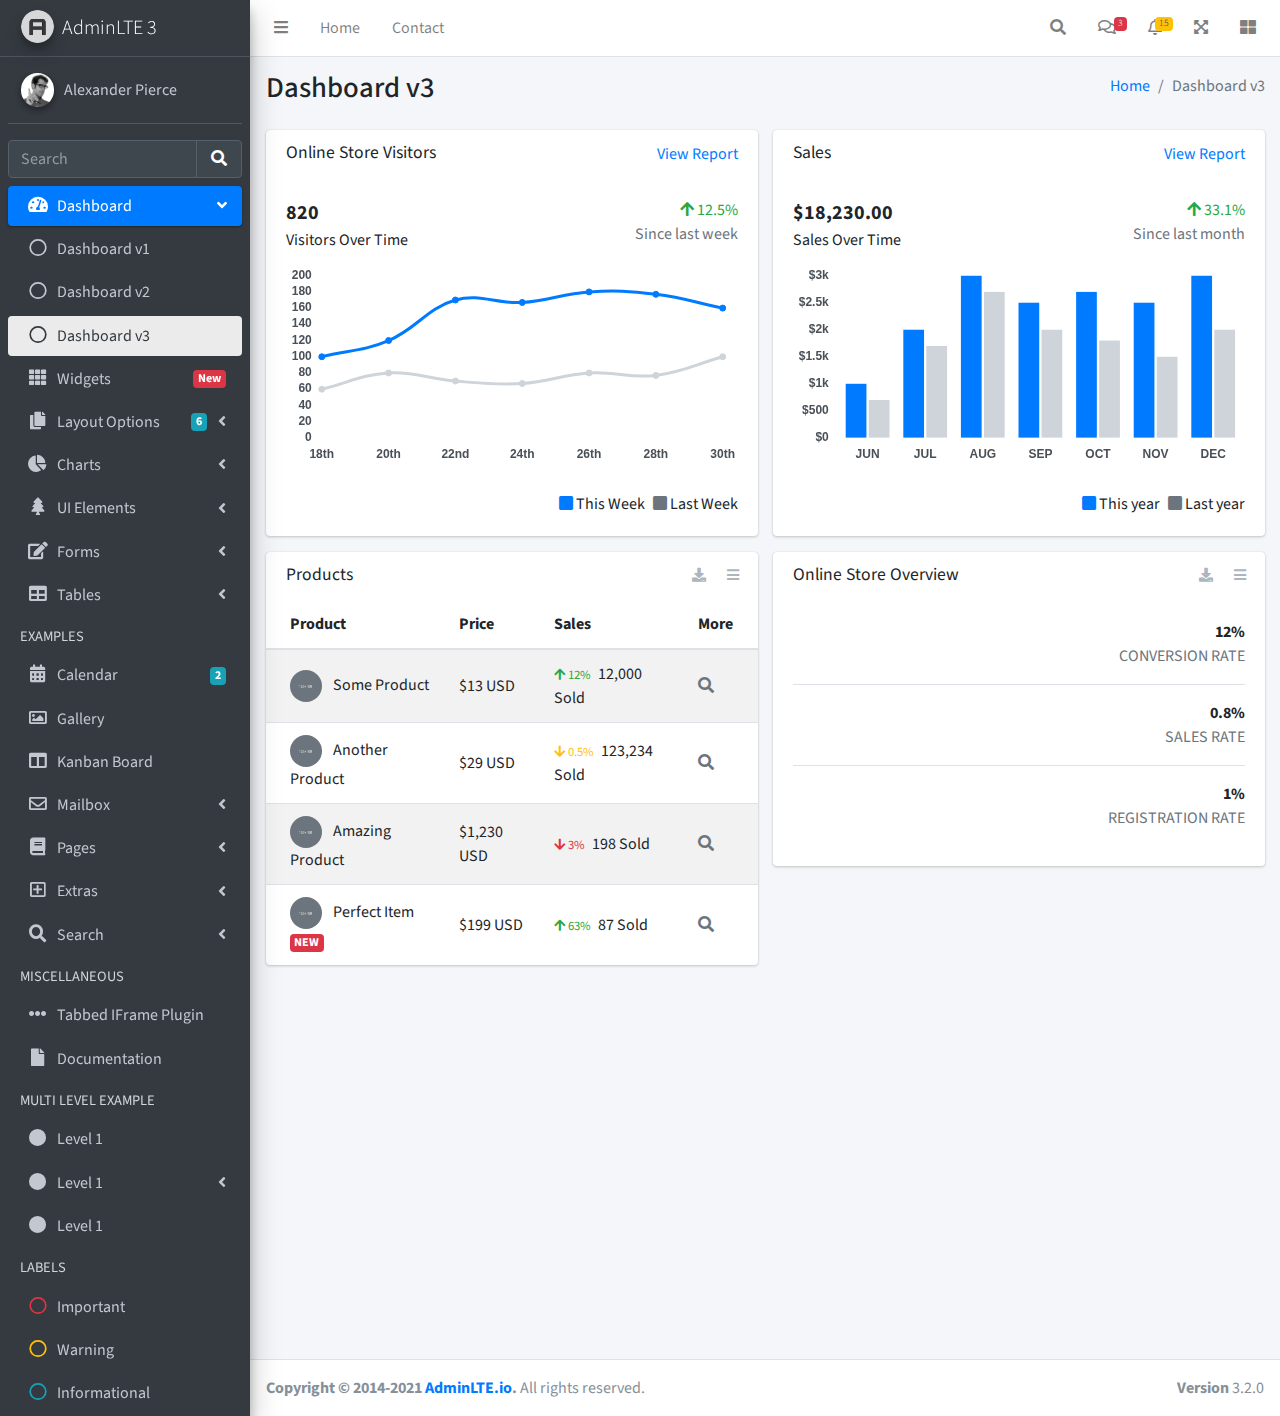
<file: index3.html>
<!DOCTYPE html>
<html lang="en">
<head>
  <meta charset="utf-8">
  <meta name="viewport" content="width=device-width, initial-scale=1">
  <title>AdminLTE 3 | Dashboard 3</title>

  <!-- Google Font: Source Sans Pro -->
  <link rel="stylesheet" href="https://fonts.googleapis.com/css?family=Source+Sans+Pro:300,400,400i,700&display=fallback">
  <!-- Font Awesome Icons -->
  <link rel="stylesheet" href="plugins/fontawesome-free/css/all.min.css">
  <!-- IonIcons -->
  <link rel="stylesheet" href="https://code.ionicframework.com/ionicons/2.0.1/css/ionicons.min.css">
  <!-- Theme style -->
  <link rel="stylesheet" href="dist/css/adminlte.min.css">
</head>
<!--
`body` tag options:

  Apply one or more of the following classes to to the body tag
  to get the desired effect

  * sidebar-collapse
  * sidebar-mini
-->
<body class="hold-transition sidebar-mini">
<div class="wrapper">
  <!-- Navbar -->
  <nav class="main-header navbar navbar-expand navbar-white navbar-light">
    <!-- Left navbar links -->
    <ul class="navbar-nav">
      <li class="nav-item">
        <a class="nav-link" data-widget="pushmenu" href="#" role="button"><i class="fas fa-bars"></i></a>
      </li>
      <li class="nav-item d-none d-sm-inline-block">
        <a href="index3.html" class="nav-link">Home</a>
      </li>
      <li class="nav-item d-none d-sm-inline-block">
        <a href="#" class="nav-link">Contact</a>
      </li>
    </ul>

    <!-- Right navbar links -->
    <ul class="navbar-nav ml-auto">
      <!-- Navbar Search -->
      <li class="nav-item">
        <a class="nav-link" data-widget="navbar-search" href="#" role="button">
          <i class="fas fa-search"></i>
        </a>
        <div class="navbar-search-block">
          <form class="form-inline">
            <div class="input-group input-group-sm">
              <input class="form-control form-control-navbar" type="search" placeholder="Search" aria-label="Search">
              <div class="input-group-append">
                <button class="btn btn-navbar" type="submit">
                  <i class="fas fa-search"></i>
                </button>
                <button class="btn btn-navbar" type="button" data-widget="navbar-search">
                  <i class="fas fa-times"></i>
                </button>
              </div>
            </div>
          </form>
        </div>
      </li>

      <!-- Messages Dropdown Menu -->
      <li class="nav-item dropdown">
        <a class="nav-link" data-toggle="dropdown" href="#">
          <i class="far fa-comments"></i>
          <span class="badge badge-danger navbar-badge">3</span>
        </a>
        <div class="dropdown-menu dropdown-menu-lg dropdown-menu-right">
          <a href="#" class="dropdown-item">
            <!-- Message Start -->
            <div class="media">
              <img src="dist/img/user1-128x128.jpg" alt="User Avatar" class="img-size-50 mr-3 img-circle">
              <div class="media-body">
                <h3 class="dropdown-item-title">
                  Brad Diesel
                  <span class="float-right text-sm text-danger"><i class="fas fa-star"></i></span>
                </h3>
                <p class="text-sm">Call me whenever you can...</p>
                <p class="text-sm text-muted"><i class="far fa-clock mr-1"></i> 4 Hours Ago</p>
              </div>
            </div>
            <!-- Message End -->
          </a>
          <div class="dropdown-divider"></div>
          <a href="#" class="dropdown-item">
            <!-- Message Start -->
            <div class="media">
              <img src="dist/img/user8-128x128.jpg" alt="User Avatar" class="img-size-50 img-circle mr-3">
              <div class="media-body">
                <h3 class="dropdown-item-title">
                  John Pierce
                  <span class="float-right text-sm text-muted"><i class="fas fa-star"></i></span>
                </h3>
                <p class="text-sm">I got your message bro</p>
                <p class="text-sm text-muted"><i class="far fa-clock mr-1"></i> 4 Hours Ago</p>
              </div>
            </div>
            <!-- Message End -->
          </a>
          <div class="dropdown-divider"></div>
          <a href="#" class="dropdown-item">
            <!-- Message Start -->
            <div class="media">
              <img src="dist/img/user3-128x128.jpg" alt="User Avatar" class="img-size-50 img-circle mr-3">
              <div class="media-body">
                <h3 class="dropdown-item-title">
                  Nora Silvester
                  <span class="float-right text-sm text-warning"><i class="fas fa-star"></i></span>
                </h3>
                <p class="text-sm">The subject goes here</p>
                <p class="text-sm text-muted"><i class="far fa-clock mr-1"></i> 4 Hours Ago</p>
              </div>
            </div>
            <!-- Message End -->
          </a>
          <div class="dropdown-divider"></div>
          <a href="#" class="dropdown-item dropdown-footer">See All Messages</a>
        </div>
      </li>
      <!-- Notifications Dropdown Menu -->
      <li class="nav-item dropdown">
        <a class="nav-link" data-toggle="dropdown" href="#">
          <i class="far fa-bell"></i>
          <span class="badge badge-warning navbar-badge">15</span>
        </a>
        <div class="dropdown-menu dropdown-menu-lg dropdown-menu-right">
          <span class="dropdown-item dropdown-header">15 Notifications</span>
          <div class="dropdown-divider"></div>
          <a href="#" class="dropdown-item">
            <i class="fas fa-envelope mr-2"></i> 4 new messages
            <span class="float-right text-muted text-sm">3 mins</span>
          </a>
          <div class="dropdown-divider"></div>
          <a href="#" class="dropdown-item">
            <i class="fas fa-users mr-2"></i> 8 friend requests
            <span class="float-right text-muted text-sm">12 hours</span>
          </a>
          <div class="dropdown-divider"></div>
          <a href="#" class="dropdown-item">
            <i class="fas fa-file mr-2"></i> 3 new reports
            <span class="float-right text-muted text-sm">2 days</span>
          </a>
          <div class="dropdown-divider"></div>
          <a href="#" class="dropdown-item dropdown-footer">See All Notifications</a>
        </div>
      </li>
      <li class="nav-item">
        <a class="nav-link" data-widget="fullscreen" href="#" role="button">
          <i class="fas fa-expand-arrows-alt"></i>
        </a>
      </li>
      <li class="nav-item">
        <a class="nav-link" data-widget="control-sidebar" data-slide="true" href="#" role="button">
          <i class="fas fa-th-large"></i>
        </a>
      </li>
    </ul>
  </nav>
  <!-- /.navbar -->

  <!-- Main Sidebar Container -->
  <aside class="main-sidebar sidebar-dark-primary elevation-4">
    <!-- Brand Logo -->
    <a href="index3.html" class="brand-link">
      <img src="dist/img/AdminLTELogo.png" alt="AdminLTE Logo" class="brand-image img-circle elevation-3" style="opacity: .8">
      <span class="brand-text font-weight-light">AdminLTE 3</span>
    </a>

    <!-- Sidebar -->
    <div class="sidebar">
      <!-- Sidebar user panel (optional) -->
      <div class="user-panel mt-3 pb-3 mb-3 d-flex">
        <div class="image">
          <img src="dist/img/user2-160x160.jpg" class="img-circle elevation-2" alt="User Image">
        </div>
        <div class="info">
          <a href="#" class="d-block">Alexander Pierce</a>
        </div>
      </div>

      <!-- SidebarSearch Form -->
      <div class="form-inline">
        <div class="input-group" data-widget="sidebar-search">
          <input class="form-control form-control-sidebar" type="search" placeholder="Search" aria-label="Search">
          <div class="input-group-append">
            <button class="btn btn-sidebar">
              <i class="fas fa-search fa-fw"></i>
            </button>
          </div>
        </div>
      </div>

      <!-- Sidebar Menu -->
      <nav class="mt-2">
        <ul class="nav nav-pills nav-sidebar flex-column" data-widget="treeview" role="menu" data-accordion="false">
          <!-- Add icons to the links using the .nav-icon class
               with font-awesome or any other icon font library -->
          <li class="nav-item menu-open">
            <a href="#" class="nav-link active">
              <i class="nav-icon fas fa-tachometer-alt"></i>
              <p>
                Dashboard
                <i class="right fas fa-angle-left"></i>
              </p>
            </a>
            <ul class="nav nav-treeview">
              <li class="nav-item">
                <a href="./index.html" class="nav-link">
                  <i class="far fa-circle nav-icon"></i>
                  <p>Dashboard v1</p>
                </a>
              </li>
              <li class="nav-item">
                <a href="./index2.html" class="nav-link">
                  <i class="far fa-circle nav-icon"></i>
                  <p>Dashboard v2</p>
                </a>
              </li>
              <li class="nav-item">
                <a href="./index3.html" class="nav-link active">
                  <i class="far fa-circle nav-icon"></i>
                  <p>Dashboard v3</p>
                </a>
              </li>
            </ul>
          </li>
          <li class="nav-item">
            <a href="pages/widgets.html" class="nav-link">
              <i class="nav-icon fas fa-th"></i>
              <p>
                Widgets
                <span class="right badge badge-danger">New</span>
              </p>
            </a>
          </li>
          <li class="nav-item">
            <a href="#" class="nav-link">
              <i class="nav-icon fas fa-copy"></i>
              <p>
                Layout Options
                <i class="fas fa-angle-left right"></i>
                <span class="badge badge-info right">6</span>
              </p>
            </a>
            <ul class="nav nav-treeview">
              <li class="nav-item">
                <a href="pages/layout/top-nav.html" class="nav-link">
                  <i class="far fa-circle nav-icon"></i>
                  <p>Top Navigation</p>
                </a>
              </li>
              <li class="nav-item">
                <a href="pages/layout/top-nav-sidebar.html" class="nav-link">
                  <i class="far fa-circle nav-icon"></i>
                  <p>Top Navigation + Sidebar</p>
                </a>
              </li>
              <li class="nav-item">
                <a href="pages/layout/boxed.html" class="nav-link">
                  <i class="far fa-circle nav-icon"></i>
                  <p>Boxed</p>
                </a>
              </li>
              <li class="nav-item">
                <a href="pages/layout/fixed-sidebar.html" class="nav-link">
                  <i class="far fa-circle nav-icon"></i>
                  <p>Fixed Sidebar</p>
                </a>
              </li>
              <li class="nav-item">
                <a href="pages/layout/fixed-sidebar-custom.html" class="nav-link">
                  <i class="far fa-circle nav-icon"></i>
                  <p>Fixed Sidebar <small>+ Custom Area</small></p>
                </a>
              </li>
              <li class="nav-item">
                <a href="pages/layout/fixed-topnav.html" class="nav-link">
                  <i class="far fa-circle nav-icon"></i>
                  <p>Fixed Navbar</p>
                </a>
              </li>
              <li class="nav-item">
                <a href="pages/layout/fixed-footer.html" class="nav-link">
                  <i class="far fa-circle nav-icon"></i>
                  <p>Fixed Footer</p>
                </a>
              </li>
              <li class="nav-item">
                <a href="pages/layout/collapsed-sidebar.html" class="nav-link">
                  <i class="far fa-circle nav-icon"></i>
                  <p>Collapsed Sidebar</p>
                </a>
              </li>
            </ul>
          </li>
          <li class="nav-item">
            <a href="#" class="nav-link">
              <i class="nav-icon fas fa-chart-pie"></i>
              <p>
                Charts
                <i class="right fas fa-angle-left"></i>
              </p>
            </a>
            <ul class="nav nav-treeview">
              <li class="nav-item">
                <a href="pages/charts/chartjs.html" class="nav-link">
                  <i class="far fa-circle nav-icon"></i>
                  <p>ChartJS</p>
                </a>
              </li>
              <li class="nav-item">
                <a href="pages/charts/flot.html" class="nav-link">
                  <i class="far fa-circle nav-icon"></i>
                  <p>Flot</p>
                </a>
              </li>
              <li class="nav-item">
                <a href="pages/charts/inline.html" class="nav-link">
                  <i class="far fa-circle nav-icon"></i>
                  <p>Inline</p>
                </a>
              </li>
              <li class="nav-item">
                <a href="pages/charts/uplot.html" class="nav-link">
                  <i class="far fa-circle nav-icon"></i>
                  <p>uPlot</p>
                </a>
              </li>
            </ul>
          </li>
          <li class="nav-item">
            <a href="#" class="nav-link">
              <i class="nav-icon fas fa-tree"></i>
              <p>
                UI Elements
                <i class="fas fa-angle-left right"></i>
              </p>
            </a>
            <ul class="nav nav-treeview">
              <li class="nav-item">
                <a href="pages/UI/general.html" class="nav-link">
                  <i class="far fa-circle nav-icon"></i>
                  <p>General</p>
                </a>
              </li>
              <li class="nav-item">
                <a href="pages/UI/icons.html" class="nav-link">
                  <i class="far fa-circle nav-icon"></i>
                  <p>Icons</p>
                </a>
              </li>
              <li class="nav-item">
                <a href="pages/UI/buttons.html" class="nav-link">
                  <i class="far fa-circle nav-icon"></i>
                  <p>Buttons</p>
                </a>
              </li>
              <li class="nav-item">
                <a href="pages/UI/sliders.html" class="nav-link">
                  <i class="far fa-circle nav-icon"></i>
                  <p>Sliders</p>
                </a>
              </li>
              <li class="nav-item">
                <a href="pages/UI/modals.html" class="nav-link">
                  <i class="far fa-circle nav-icon"></i>
                  <p>Modals & Alerts</p>
                </a>
              </li>
              <li class="nav-item">
                <a href="pages/UI/navbar.html" class="nav-link">
                  <i class="far fa-circle nav-icon"></i>
                  <p>Navbar & Tabs</p>
                </a>
              </li>
              <li class="nav-item">
                <a href="pages/UI/timeline.html" class="nav-link">
                  <i class="far fa-circle nav-icon"></i>
                  <p>Timeline</p>
                </a>
              </li>
              <li class="nav-item">
                <a href="pages/UI/ribbons.html" class="nav-link">
                  <i class="far fa-circle nav-icon"></i>
                  <p>Ribbons</p>
                </a>
              </li>
            </ul>
          </li>
          <li class="nav-item">
            <a href="#" class="nav-link">
              <i class="nav-icon fas fa-edit"></i>
              <p>
                Forms
                <i class="fas fa-angle-left right"></i>
              </p>
            </a>
            <ul class="nav nav-treeview">
              <li class="nav-item">
                <a href="pages/forms/general.html" class="nav-link">
                  <i class="far fa-circle nav-icon"></i>
                  <p>General Elements</p>
                </a>
              </li>
              <li class="nav-item">
                <a href="pages/forms/advanced.html" class="nav-link">
                  <i class="far fa-circle nav-icon"></i>
                  <p>Advanced Elements</p>
                </a>
              </li>
              <li class="nav-item">
                <a href="pages/forms/editors.html" class="nav-link">
                  <i class="far fa-circle nav-icon"></i>
                  <p>Editors</p>
                </a>
              </li>
              <li class="nav-item">
                <a href="pages/forms/validation.html" class="nav-link">
                  <i class="far fa-circle nav-icon"></i>
                  <p>Validation</p>
                </a>
              </li>
            </ul>
          </li>
          <li class="nav-item">
            <a href="#" class="nav-link">
              <i class="nav-icon fas fa-table"></i>
              <p>
                Tables
                <i class="fas fa-angle-left right"></i>
              </p>
            </a>
            <ul class="nav nav-treeview">
              <li class="nav-item">
                <a href="pages/tables/simple.html" class="nav-link">
                  <i class="far fa-circle nav-icon"></i>
                  <p>Simple Tables</p>
                </a>
              </li>
              <li class="nav-item">
                <a href="pages/tables/data.html" class="nav-link">
                  <i class="far fa-circle nav-icon"></i>
                  <p>DataTables</p>
                </a>
              </li>
              <li class="nav-item">
                <a href="pages/tables/jsgrid.html" class="nav-link">
                  <i class="far fa-circle nav-icon"></i>
                  <p>jsGrid</p>
                </a>
              </li>
            </ul>
          </li>
          <li class="nav-header">EXAMPLES</li>
          <li class="nav-item">
            <a href="pages/calendar.html" class="nav-link">
              <i class="nav-icon fas fa-calendar-alt"></i>
              <p>
                Calendar
                <span class="badge badge-info right">2</span>
              </p>
            </a>
          </li>
          <li class="nav-item">
            <a href="pages/gallery.html" class="nav-link">
              <i class="nav-icon far fa-image"></i>
              <p>
                Gallery
              </p>
            </a>
          </li>
          <li class="nav-item">
            <a href="pages/kanban.html" class="nav-link">
              <i class="nav-icon fas fa-columns"></i>
              <p>
                Kanban Board
              </p>
            </a>
          </li>
          <li class="nav-item">
            <a href="#" class="nav-link">
              <i class="nav-icon far fa-envelope"></i>
              <p>
                Mailbox
                <i class="fas fa-angle-left right"></i>
              </p>
            </a>
            <ul class="nav nav-treeview">
              <li class="nav-item">
                <a href="pages/mailbox/mailbox.html" class="nav-link">
                  <i class="far fa-circle nav-icon"></i>
                  <p>Inbox</p>
                </a>
              </li>
              <li class="nav-item">
                <a href="pages/mailbox/compose.html" class="nav-link">
                  <i class="far fa-circle nav-icon"></i>
                  <p>Compose</p>
                </a>
              </li>
              <li class="nav-item">
                <a href="pages/mailbox/read-mail.html" class="nav-link">
                  <i class="far fa-circle nav-icon"></i>
                  <p>Read</p>
                </a>
              </li>
            </ul>
          </li>
          <li class="nav-item">
            <a href="#" class="nav-link">
              <i class="nav-icon fas fa-book"></i>
              <p>
                Pages
                <i class="fas fa-angle-left right"></i>
              </p>
            </a>
            <ul class="nav nav-treeview">
              <li class="nav-item">
                <a href="pages/examples/invoice.html" class="nav-link">
                  <i class="far fa-circle nav-icon"></i>
                  <p>Invoice</p>
                </a>
              </li>
              <li class="nav-item">
                <a href="pages/examples/profile.html" class="nav-link">
                  <i class="far fa-circle nav-icon"></i>
                  <p>Profile</p>
                </a>
              </li>
              <li class="nav-item">
                <a href="pages/examples/e-commerce.html" class="nav-link">
                  <i class="far fa-circle nav-icon"></i>
                  <p>E-commerce</p>
                </a>
              </li>
              <li class="nav-item">
                <a href="pages/examples/projects.html" class="nav-link">
                  <i class="far fa-circle nav-icon"></i>
                  <p>Projects</p>
                </a>
              </li>
              <li class="nav-item">
                <a href="pages/examples/project-add.html" class="nav-link">
                  <i class="far fa-circle nav-icon"></i>
                  <p>Project Add</p>
                </a>
              </li>
              <li class="nav-item">
                <a href="pages/examples/project-edit.html" class="nav-link">
                  <i class="far fa-circle nav-icon"></i>
                  <p>Project Edit</p>
                </a>
              </li>
              <li class="nav-item">
                <a href="pages/examples/project-detail.html" class="nav-link">
                  <i class="far fa-circle nav-icon"></i>
                  <p>Project Detail</p>
                </a>
              </li>
              <li class="nav-item">
                <a href="pages/examples/contacts.html" class="nav-link">
                  <i class="far fa-circle nav-icon"></i>
                  <p>Contacts</p>
                </a>
              </li>
              <li class="nav-item">
                <a href="pages/examples/faq.html" class="nav-link">
                  <i class="far fa-circle nav-icon"></i>
                  <p>FAQ</p>
                </a>
              </li>
              <li class="nav-item">
                <a href="pages/examples/contact-us.html" class="nav-link">
                  <i class="far fa-circle nav-icon"></i>
                  <p>Contact us</p>
                </a>
              </li>
            </ul>
          </li>
          <li class="nav-item">
            <a href="#" class="nav-link">
              <i class="nav-icon far fa-plus-square"></i>
              <p>
                Extras
                <i class="fas fa-angle-left right"></i>
              </p>
            </a>
            <ul class="nav nav-treeview">
              <li class="nav-item">
                <a href="#" class="nav-link">
                  <i class="far fa-circle nav-icon"></i>
                  <p>
                    Login & Register v1
                    <i class="fas fa-angle-left right"></i>
                  </p>
                </a>
                <ul class="nav nav-treeview">
                  <li class="nav-item">
                    <a href="pages/examples/login.html" class="nav-link">
                      <i class="far fa-circle nav-icon"></i>
                      <p>Login v1</p>
                    </a>
                  </li>
                  <li class="nav-item">
                    <a href="pages/examples/register.html" class="nav-link">
                      <i class="far fa-circle nav-icon"></i>
                      <p>Register v1</p>
                    </a>
                  </li>
                  <li class="nav-item">
                    <a href="pages/examples/forgot-password.html" class="nav-link">
                      <i class="far fa-circle nav-icon"></i>
                      <p>Forgot Password v1</p>
                    </a>
                  </li>
                  <li class="nav-item">
                    <a href="pages/examples/recover-password.html" class="nav-link">
                      <i class="far fa-circle nav-icon"></i>
                      <p>Recover Password v1</p>
                    </a>
                  </li>
                </ul>
              </li>
              <li class="nav-item">
                <a href="#" class="nav-link">
                  <i class="far fa-circle nav-icon"></i>
                  <p>
                    Login & Register v2
                    <i class="fas fa-angle-left right"></i>
                  </p>
                </a>
                <ul class="nav nav-treeview">
                  <li class="nav-item">
                    <a href="pages/examples/login-v2.html" class="nav-link">
                      <i class="far fa-circle nav-icon"></i>
                      <p>Login v2</p>
                    </a>
                  </li>
                  <li class="nav-item">
                    <a href="pages/examples/register-v2.html" class="nav-link">
                      <i class="far fa-circle nav-icon"></i>
                      <p>Register v2</p>
                    </a>
                  </li>
                  <li class="nav-item">
                    <a href="pages/examples/forgot-password-v2.html" class="nav-link">
                      <i class="far fa-circle nav-icon"></i>
                      <p>Forgot Password v2</p>
                    </a>
                  </li>
                  <li class="nav-item">
                    <a href="pages/examples/recover-password-v2.html" class="nav-link">
                      <i class="far fa-circle nav-icon"></i>
                      <p>Recover Password v2</p>
                    </a>
                  </li>
                </ul>
              </li>
              <li class="nav-item">
                <a href="pages/examples/lockscreen.html" class="nav-link">
                  <i class="far fa-circle nav-icon"></i>
                  <p>Lockscreen</p>
                </a>
              </li>
              <li class="nav-item">
                <a href="pages/examples/legacy-user-menu.html" class="nav-link">
                  <i class="far fa-circle nav-icon"></i>
                  <p>Legacy User Menu</p>
                </a>
              </li>
              <li class="nav-item">
                <a href="pages/examples/language-menu.html" class="nav-link">
                  <i class="far fa-circle nav-icon"></i>
                  <p>Language Menu</p>
                </a>
              </li>
              <li class="nav-item">
                <a href="pages/examples/404.html" class="nav-link">
                  <i class="far fa-circle nav-icon"></i>
                  <p>Error 404</p>
                </a>
              </li>
              <li class="nav-item">
                <a href="pages/examples/500.html" class="nav-link">
                  <i class="far fa-circle nav-icon"></i>
                  <p>Error 500</p>
                </a>
              </li>
              <li class="nav-item">
                <a href="pages/examples/pace.html" class="nav-link">
                  <i class="far fa-circle nav-icon"></i>
                  <p>Pace</p>
                </a>
              </li>
              <li class="nav-item">
                <a href="pages/examples/blank.html" class="nav-link">
                  <i class="far fa-circle nav-icon"></i>
                  <p>Blank Page</p>
                </a>
              </li>
              <li class="nav-item">
                <a href="starter.html" class="nav-link">
                  <i class="far fa-circle nav-icon"></i>
                  <p>Starter Page</p>
                </a>
              </li>
            </ul>
          </li>
          <li class="nav-item">
            <a href="#" class="nav-link">
              <i class="nav-icon fas fa-search"></i>
              <p>
                Search
                <i class="fas fa-angle-left right"></i>
              </p>
            </a>
            <ul class="nav nav-treeview">
              <li class="nav-item">
                <a href="pages/search/simple.html" class="nav-link">
                  <i class="far fa-circle nav-icon"></i>
                  <p>Simple Search</p>
                </a>
              </li>
              <li class="nav-item">
                <a href="pages/search/enhanced.html" class="nav-link">
                  <i class="far fa-circle nav-icon"></i>
                  <p>Enhanced</p>
                </a>
              </li>
            </ul>
          </li>
          <li class="nav-header">MISCELLANEOUS</li>
          <li class="nav-item">
            <a href="iframe.html" class="nav-link">
              <i class="nav-icon fas fa-ellipsis-h"></i>
              <p>Tabbed IFrame Plugin</p>
            </a>
          </li>
          <li class="nav-item">
            <a href="https://adminlte.io/docs/3.1/" class="nav-link">
              <i class="nav-icon fas fa-file"></i>
              <p>Documentation</p>
            </a>
          </li>
          <li class="nav-header">MULTI LEVEL EXAMPLE</li>
          <li class="nav-item">
            <a href="#" class="nav-link">
              <i class="fas fa-circle nav-icon"></i>
              <p>Level 1</p>
            </a>
          </li>
          <li class="nav-item">
            <a href="#" class="nav-link">
              <i class="nav-icon fas fa-circle"></i>
              <p>
                Level 1
                <i class="right fas fa-angle-left"></i>
              </p>
            </a>
            <ul class="nav nav-treeview">
              <li class="nav-item">
                <a href="#" class="nav-link">
                  <i class="far fa-circle nav-icon"></i>
                  <p>Level 2</p>
                </a>
              </li>
              <li class="nav-item">
                <a href="#" class="nav-link">
                  <i class="far fa-circle nav-icon"></i>
                  <p>
                    Level 2
                    <i class="right fas fa-angle-left"></i>
                  </p>
                </a>
                <ul class="nav nav-treeview">
                  <li class="nav-item">
                    <a href="#" class="nav-link">
                      <i class="far fa-dot-circle nav-icon"></i>
                      <p>Level 3</p>
                    </a>
                  </li>
                  <li class="nav-item">
                    <a href="#" class="nav-link">
                      <i class="far fa-dot-circle nav-icon"></i>
                      <p>Level 3</p>
                    </a>
                  </li>
                  <li class="nav-item">
                    <a href="#" class="nav-link">
                      <i class="far fa-dot-circle nav-icon"></i>
                      <p>Level 3</p>
                    </a>
                  </li>
                </ul>
              </li>
              <li class="nav-item">
                <a href="#" class="nav-link">
                  <i class="far fa-circle nav-icon"></i>
                  <p>Level 2</p>
                </a>
              </li>
            </ul>
          </li>
          <li class="nav-item">
            <a href="#" class="nav-link">
              <i class="fas fa-circle nav-icon"></i>
              <p>Level 1</p>
            </a>
          </li>
          <li class="nav-header">LABELS</li>
          <li class="nav-item">
            <a href="#" class="nav-link">
              <i class="nav-icon far fa-circle text-danger"></i>
              <p class="text">Important</p>
            </a>
          </li>
          <li class="nav-item">
            <a href="#" class="nav-link">
              <i class="nav-icon far fa-circle text-warning"></i>
              <p>Warning</p>
            </a>
          </li>
          <li class="nav-item">
            <a href="#" class="nav-link">
              <i class="nav-icon far fa-circle text-info"></i>
              <p>Informational</p>
            </a>
          </li>
        </ul>
      </nav>
      <!-- /.sidebar-menu -->
    </div>
    <!-- /.sidebar -->
  </aside>

  <!-- Content Wrapper. Contains page content -->
  <div class="content-wrapper">
    <!-- Content Header (Page header) -->
    <div class="content-header">
      <div class="container-fluid">
        <div class="row mb-2">
          <div class="col-sm-6">
            <h1 class="m-0">Dashboard v3</h1>
          </div><!-- /.col -->
          <div class="col-sm-6">
            <ol class="breadcrumb float-sm-right">
              <li class="breadcrumb-item"><a href="#">Home</a></li>
              <li class="breadcrumb-item active">Dashboard v3</li>
            </ol>
          </div><!-- /.col -->
        </div><!-- /.row -->
      </div><!-- /.container-fluid -->
    </div>
    <!-- /.content-header -->

    <!-- Main content -->
    <div class="content">
      <div class="container-fluid">
        <div class="row">
          <div class="col-lg-6">
            <div class="card">
              <div class="card-header border-0">
                <div class="d-flex justify-content-between">
                  <h3 class="card-title">Online Store Visitors</h3>
                  <a href="javascript:void(0);">View Report</a>
                </div>
              </div>
              <div class="card-body">
                <div class="d-flex">
                  <p class="d-flex flex-column">
                    <span class="text-bold text-lg">820</span>
                    <span>Visitors Over Time</span>
                  </p>
                  <p class="ml-auto d-flex flex-column text-right">
                    <span class="text-success">
                      <i class="fas fa-arrow-up"></i> 12.5%
                    </span>
                    <span class="text-muted">Since last week</span>
                  </p>
                </div>
                <!-- /.d-flex -->

                <div class="position-relative mb-4">
                  <canvas id="visitors-chart" height="200"></canvas>
                </div>

                <div class="d-flex flex-row justify-content-end">
                  <span class="mr-2">
                    <i class="fas fa-square text-primary"></i> This Week
                  </span>

                  <span>
                    <i class="fas fa-square text-gray"></i> Last Week
                  </span>
                </div>
              </div>
            </div>
            <!-- /.card -->

            <div class="card">
              <div class="card-header border-0">
                <h3 class="card-title">Products</h3>
                <div class="card-tools">
                  <a href="#" class="btn btn-tool btn-sm">
                    <i class="fas fa-download"></i>
                  </a>
                  <a href="#" class="btn btn-tool btn-sm">
                    <i class="fas fa-bars"></i>
                  </a>
                </div>
              </div>
              <div class="card-body table-responsive p-0">
                <table class="table table-striped table-valign-middle">
                  <thead>
                  <tr>
                    <th>Product</th>
                    <th>Price</th>
                    <th>Sales</th>
                    <th>More</th>
                  </tr>
                  </thead>
                  <tbody>
                  <tr>
                    <td>
                      <img src="dist/img/default-150x150.png" alt="Product 1" class="img-circle img-size-32 mr-2">
                      Some Product
                    </td>
                    <td>$13 USD</td>
                    <td>
                      <small class="text-success mr-1">
                        <i class="fas fa-arrow-up"></i>
                        12%
                      </small>
                      12,000 Sold
                    </td>
                    <td>
                      <a href="#" class="text-muted">
                        <i class="fas fa-search"></i>
                      </a>
                    </td>
                  </tr>
                  <tr>
                    <td>
                      <img src="dist/img/default-150x150.png" alt="Product 1" class="img-circle img-size-32 mr-2">
                      Another Product
                    </td>
                    <td>$29 USD</td>
                    <td>
                      <small class="text-warning mr-1">
                        <i class="fas fa-arrow-down"></i>
                        0.5%
                      </small>
                      123,234 Sold
                    </td>
                    <td>
                      <a href="#" class="text-muted">
                        <i class="fas fa-search"></i>
                      </a>
                    </td>
                  </tr>
                  <tr>
                    <td>
                      <img src="dist/img/default-150x150.png" alt="Product 1" class="img-circle img-size-32 mr-2">
                      Amazing Product
                    </td>
                    <td>$1,230 USD</td>
                    <td>
                      <small class="text-danger mr-1">
                        <i class="fas fa-arrow-down"></i>
                        3%
                      </small>
                      198 Sold
                    </td>
                    <td>
                      <a href="#" class="text-muted">
                        <i class="fas fa-search"></i>
                      </a>
                    </td>
                  </tr>
                  <tr>
                    <td>
                      <img src="dist/img/default-150x150.png" alt="Product 1" class="img-circle img-size-32 mr-2">
                      Perfect Item
                      <span class="badge bg-danger">NEW</span>
                    </td>
                    <td>$199 USD</td>
                    <td>
                      <small class="text-success mr-1">
                        <i class="fas fa-arrow-up"></i>
                        63%
                      </small>
                      87 Sold
                    </td>
                    <td>
                      <a href="#" class="text-muted">
                        <i class="fas fa-search"></i>
                      </a>
                    </td>
                  </tr>
                  </tbody>
                </table>
              </div>
            </div>
            <!-- /.card -->
          </div>
          <!-- /.col-md-6 -->
          <div class="col-lg-6">
            <div class="card">
              <div class="card-header border-0">
                <div class="d-flex justify-content-between">
                  <h3 class="card-title">Sales</h3>
                  <a href="javascript:void(0);">View Report</a>
                </div>
              </div>
              <div class="card-body">
                <div class="d-flex">
                  <p class="d-flex flex-column">
                    <span class="text-bold text-lg">$18,230.00</span>
                    <span>Sales Over Time</span>
                  </p>
                  <p class="ml-auto d-flex flex-column text-right">
                    <span class="text-success">
                      <i class="fas fa-arrow-up"></i> 33.1%
                    </span>
                    <span class="text-muted">Since last month</span>
                  </p>
                </div>
                <!-- /.d-flex -->

                <div class="position-relative mb-4">
                  <canvas id="sales-chart" height="200"></canvas>
                </div>

                <div class="d-flex flex-row justify-content-end">
                  <span class="mr-2">
                    <i class="fas fa-square text-primary"></i> This year
                  </span>

                  <span>
                    <i class="fas fa-square text-gray"></i> Last year
                  </span>
                </div>
              </div>
            </div>
            <!-- /.card -->

            <div class="card">
              <div class="card-header border-0">
                <h3 class="card-title">Online Store Overview</h3>
                <div class="card-tools">
                  <a href="#" class="btn btn-sm btn-tool">
                    <i class="fas fa-download"></i>
                  </a>
                  <a href="#" class="btn btn-sm btn-tool">
                    <i class="fas fa-bars"></i>
                  </a>
                </div>
              </div>
              <div class="card-body">
                <div class="d-flex justify-content-between align-items-center border-bottom mb-3">
                  <p class="text-success text-xl">
                    <i class="ion ion-ios-refresh-empty"></i>
                  </p>
                  <p class="d-flex flex-column text-right">
                    <span class="font-weight-bold">
                      <i class="ion ion-android-arrow-up text-success"></i> 12%
                    </span>
                    <span class="text-muted">CONVERSION RATE</span>
                  </p>
                </div>
                <!-- /.d-flex -->
                <div class="d-flex justify-content-between align-items-center border-bottom mb-3">
                  <p class="text-warning text-xl">
                    <i class="ion ion-ios-cart-outline"></i>
                  </p>
                  <p class="d-flex flex-column text-right">
                    <span class="font-weight-bold">
                      <i class="ion ion-android-arrow-up text-warning"></i> 0.8%
                    </span>
                    <span class="text-muted">SALES RATE</span>
                  </p>
                </div>
                <!-- /.d-flex -->
                <div class="d-flex justify-content-between align-items-center mb-0">
                  <p class="text-danger text-xl">
                    <i class="ion ion-ios-people-outline"></i>
                  </p>
                  <p class="d-flex flex-column text-right">
                    <span class="font-weight-bold">
                      <i class="ion ion-android-arrow-down text-danger"></i> 1%
                    </span>
                    <span class="text-muted">REGISTRATION RATE</span>
                  </p>
                </div>
                <!-- /.d-flex -->
              </div>
            </div>
          </div>
          <!-- /.col-md-6 -->
        </div>
        <!-- /.row -->
      </div>
      <!-- /.container-fluid -->
    </div>
    <!-- /.content -->
  </div>
  <!-- /.content-wrapper -->

  <!-- Control Sidebar -->
  <aside class="control-sidebar control-sidebar-dark">
    <!-- Control sidebar content goes here -->
  </aside>
  <!-- /.control-sidebar -->

  <!-- Main Footer -->
  <footer class="main-footer">
    <strong>Copyright &copy; 2014-2021 <a href="https://adminlte.io">AdminLTE.io</a>.</strong>
    All rights reserved.
    <div class="float-right d-none d-sm-inline-block">
      <b>Version</b> 3.2.0
    </div>
  </footer>
</div>
<!-- ./wrapper -->

<!-- REQUIRED SCRIPTS -->

<!-- jQuery -->
<script src="plugins/jquery/jquery.min.js"></script>
<!-- Bootstrap -->
<script src="plugins/bootstrap/js/bootstrap.bundle.min.js"></script>
<!-- AdminLTE -->
<script src="dist/js/adminlte.js"></script>

<!-- OPTIONAL SCRIPTS -->
<script src="plugins/chart.js/Chart.min.js"></script>
<!-- AdminLTE for demo purposes -->
<script src="dist/js/demo.js"></script>
<!-- AdminLTE dashboard demo (This is only for demo purposes) -->
<script src="dist/js/pages/dashboard3.js"></script>
</body>
</html>
</file>
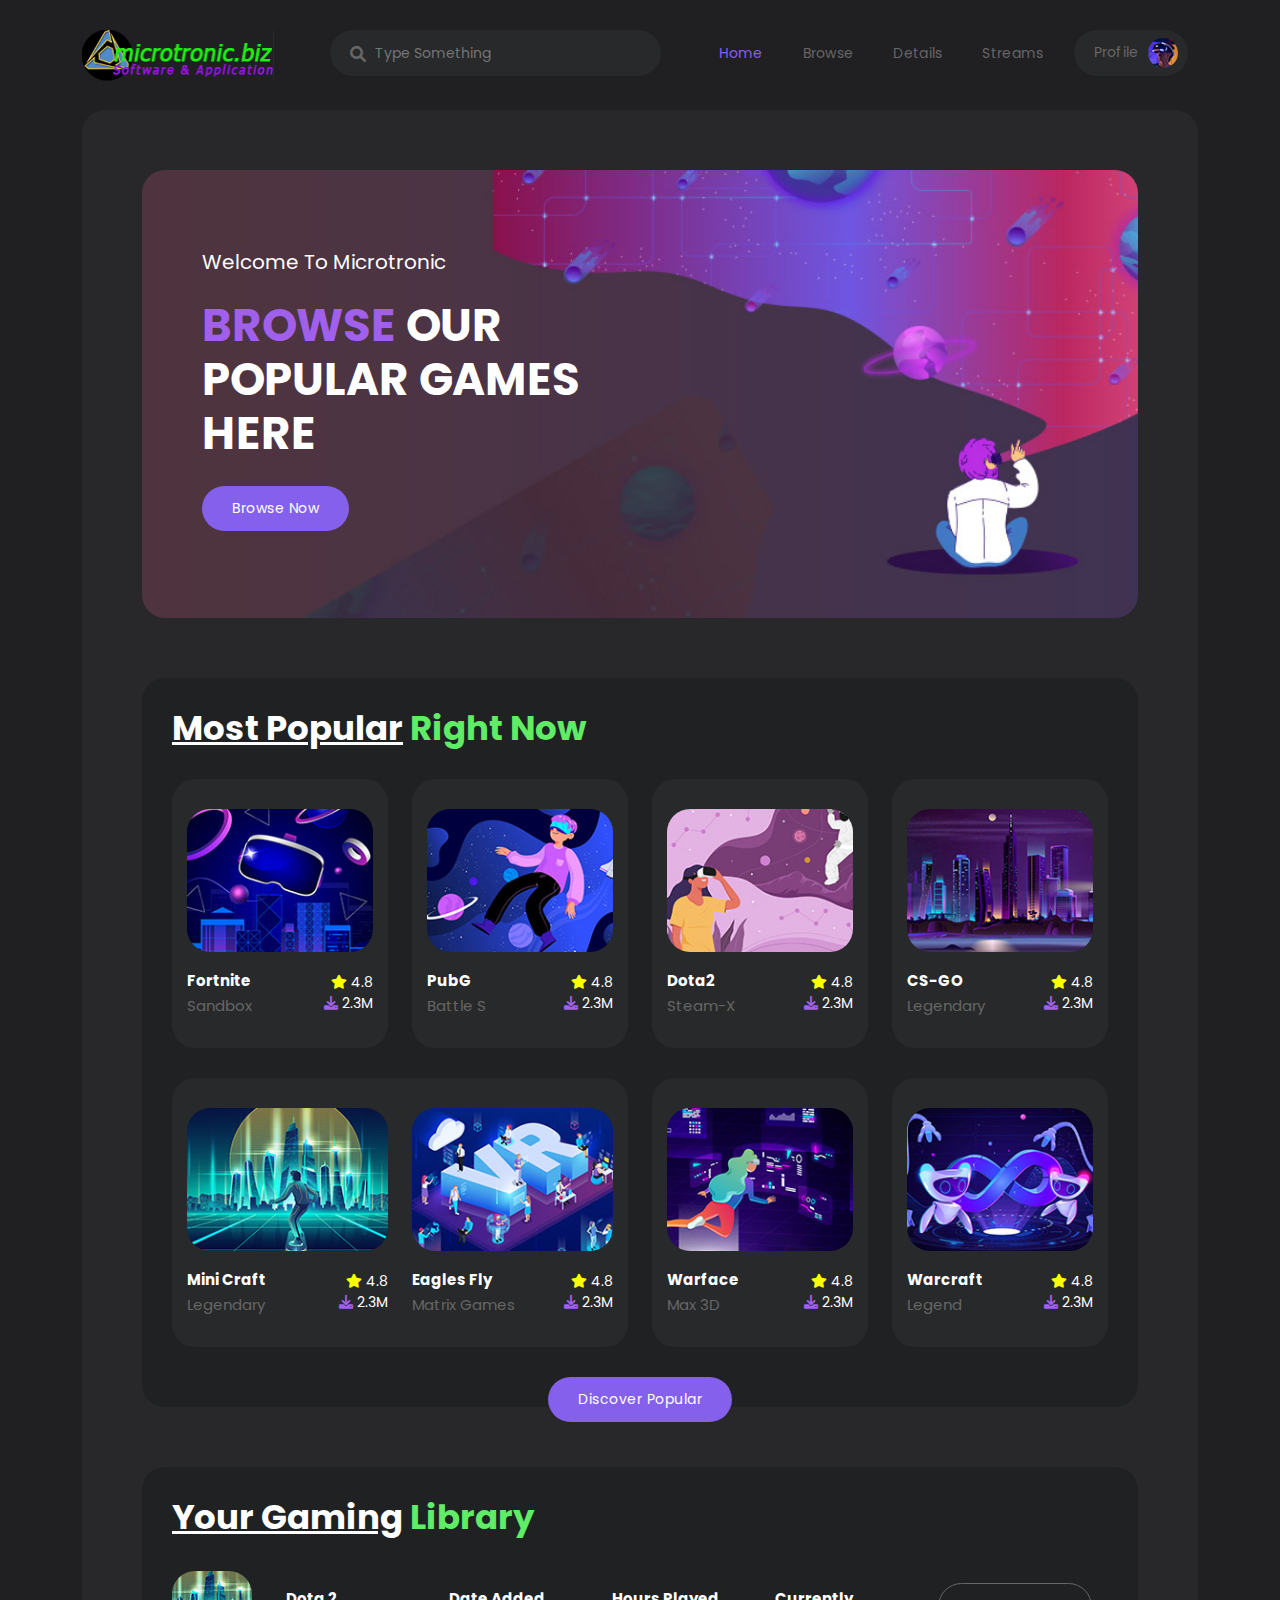
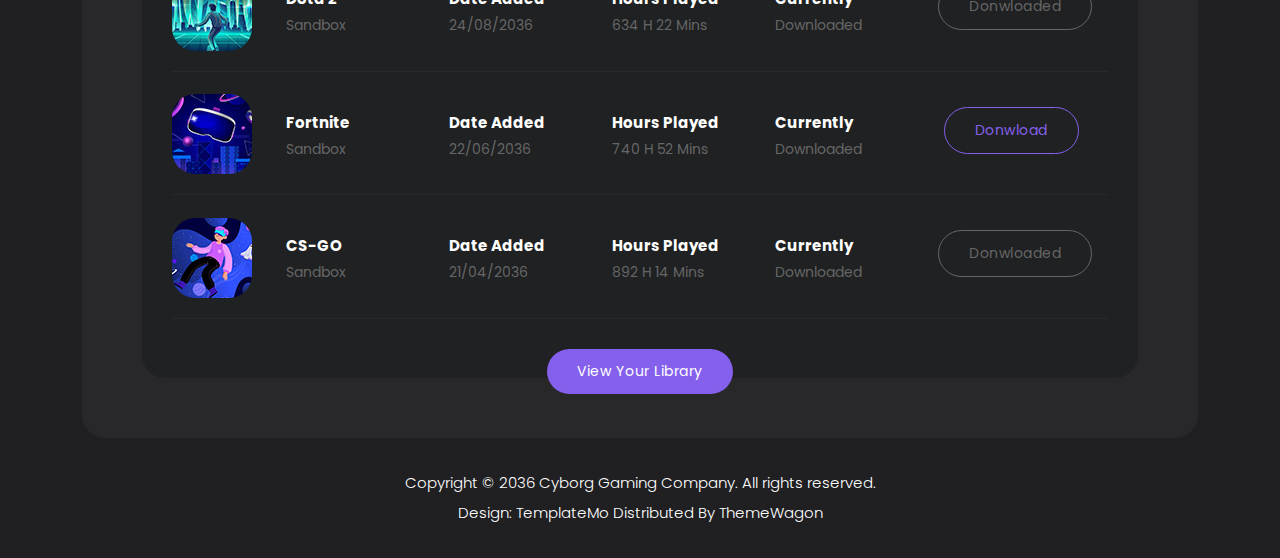
<file: index4.html>
<!DOCTYPE html>
<html lang="en">

  <head>

    <meta charset="utf-8">
    <meta name="viewport" content="width=device-width, initial-scale=1, shrink-to-fit=no">

    <link href="https://fonts.googleapis.com/css2?family=Poppins:wght@100;200;300;400;500;600;700;800;900&display=swap" rel="stylesheet">

    <title>Cyborg - Awesome HTML5 Template</title>

    <!-- Bootstrap core CSS -->
    <link href="vendor/bootstrap/css/bootstrap.min.css" rel="stylesheet">


    <!-- Additional CSS Files -->
    <link rel="stylesheet" href="assets/css/fontawesome.css">
    <link rel="stylesheet" href="assets/css/templatemo-cyborg-gaming.css">
    <link rel="stylesheet" href="assets/css/owl.css">
    <link rel="stylesheet" href="assets/css/animate.css">
    <link rel="stylesheet" href="assets/swiper@7/swiper-bundle.min.css"/>
<!--

-->
  </head>

<body>

  <!-- ***** Preloader Start ***** -->
  <div id="js-preloader" class="js-preloader">
    <div class="preloader-inner">
      <span class="dot"></span>
      <div class="dots">
        <span></span>
        <span></span>
        <span></span>
      </div>
    </div>
  </div>
  <!-- ***** Preloader End ***** -->

  <!-- ***** Header Area Start ***** -->
  <header class="header-area header-sticky">
    <div class="container">
        <div class="row">
            <div class="col-12">
                <nav class="main-nav">
                    <!-- ***** Logo Start ***** -->
                    <a href="index.html" class="logo">
                        <img src="assets/images/logo.png" alt="">
                    </a>
                    <!-- ***** Logo End ***** -->
                    <!-- ***** Search End ***** -->
                    <div class="search-input">
                      <form id="search" action="#">
                        <input type="text" placeholder="Type Something" id='searchText' name="searchKeyword" onkeypress="handle" />
                        <i class="fa fa-search"></i>
                      </form>
                    </div>
                    <!-- ***** Search End ***** -->
                    <!-- ***** Menu Start ***** -->
                    <ul class="nav">
                        <li><a href="index.html" class="active">Home</a></li>
                        <li><a href="browse.html">Browse</a></li>
                        <li><a href="details.html">Details</a></li>
                        <li><a href="streams.html">Streams</a></li>
                        <li><a href="profile.html">Profile <img src="assets/images/profile-header.jpg" alt=""></a></li>
                    </ul>   
                    <a class='menu-trigger'>
                        <span>Menu</span>
                    </a>
                    <!-- ***** Menu End ***** -->
                </nav>
            </div>
        </div>
    </div>
  </header>
  <!-- ***** Header Area End ***** -->

  <div class="container">
    <div class="row">
      <div class="col-lg-12">
        <div class="page-content">

          <!-- ***** Banner Start ***** -->
          <div class="main-banner">
            <div class="row">
              <div class="col-lg-7">
                <div class="header-text">
                  <h6>Welcome To Microtronic</h6>
                  <h4><em>Browse</em> Our Popular Games Here</h4>
                  <div class="main-button">
                    <a href="browse.html">Browse Now</a>
                  </div>
                </div>
              </div>
            </div>
          </div>
          <!-- ***** Banner End ***** -->

          <!-- ***** Most Popular Start ***** -->
          <div class="most-popular">
            <div class="row">
              <div class="col-lg-12">
                <div class="heading-section">
                  <h4><em>Most Popular</em> Right Now</h4>
                </div>
                <div class="row">
                  <div class="col-lg-3 col-sm-6">
                    <div class="item">
                      <img src="assets/images/popular-01.jpg" alt="">
                      <h4>Fortnite<br><span>Sandbox</span></h4>
                      <ul>
                        <li><i class="fa fa-star"></i> 4.8</li>
                        <li><i class="fa fa-download"></i> 2.3M</li>
                      </ul>
                    </div>
                  </div>
                  <div class="col-lg-3 col-sm-6">
                    <div class="item">
                      <img src="assets/images/popular-02.jpg" alt="">
                      <h4>PubG<br><span>Battle S</span></h4>
                      <ul>
                        <li><i class="fa fa-star"></i> 4.8</li>
                        <li><i class="fa fa-download"></i> 2.3M</li>
                      </ul>
                    </div>
                  </div>
                  <div class="col-lg-3 col-sm-6">
                    <div class="item">
                      <img src="assets/images/popular-03.jpg" alt="">
                      <h4>Dota2<br><span>Steam-X</span></h4>
                      <ul>
                        <li><i class="fa fa-star"></i> 4.8</li>
                        <li><i class="fa fa-download"></i> 2.3M</li>
                      </ul>
                    </div>
                  </div>
                  <div class="col-lg-3 col-sm-6">
                    <div class="item">
                      <img src="assets/images/popular-04.jpg" alt="">
                      <h4>CS-GO<br><span>Legendary</span></h4>
                      <ul>
                        <li><i class="fa fa-star"></i> 4.8</li>
                        <li><i class="fa fa-download"></i> 2.3M</li>
                      </ul>
                    </div>
                  </div>
                  <div class="col-lg-6">
                    <div class="item">
                      <div class="row">
                        <div class="col-lg-6 col-sm-6">
                          <div class="item inner-item">
                            <img src="assets/images/popular-05.jpg" alt="">
                            <h4>Mini Craft<br><span>Legendary</span></h4>
                            <ul>
                              <li><i class="fa fa-star"></i> 4.8</li>
                              <li><i class="fa fa-download"></i> 2.3M</li>
                            </ul>
                          </div>
                        </div>
                        <div class="col-lg-6 col-sm-6">
                          <div class="item">
                            <img src="assets/images/popular-06.jpg" alt="">
                            <h4>Eagles Fly<br><span>Matrix Games</span></h4>
                            <ul>
                              <li><i class="fa fa-star"></i> 4.8</li>
                              <li><i class="fa fa-download"></i> 2.3M</li>
                            </ul>
                          </div>
                        </div>
                      </div>
                    </div>
                  </div>
                  <div class="col-lg-3 col-sm-6">
                    <div class="item">
                      <img src="assets/images/popular-07.jpg" alt="">
                      <h4>Warface<br><span>Max 3D</span></h4>
                      <ul>
                        <li><i class="fa fa-star"></i> 4.8</li>
                        <li><i class="fa fa-download"></i> 2.3M</li>
                      </ul>
                    </div>
                  </div>
                  <div class="col-lg-3 col-sm-6">
                    <div class="item">
                      <img src="assets/images/popular-08.jpg" alt="">
                      <h4>Warcraft<br><span>Legend</span></h4>
                      <ul>
                        <li><i class="fa fa-star"></i> 4.8</li>
                        <li><i class="fa fa-download"></i> 2.3M</li>
                      </ul>
                    </div>
                  </div>
                  <div class="col-lg-12">
                    <div class="main-button">
                      <a href="browse.html">Discover Popular</a>
                    </div>
                  </div>
                </div>
              </div>
            </div>
          </div>
          <!-- ***** Most Popular End ***** -->

          <!-- ***** Gaming Library Start ***** -->
          <div class="gaming-library">
            <div class="col-lg-12">
              <div class="heading-section">
                <h4><em>Your Gaming</em> Library</h4>
              </div>
              <div class="item">
                <ul>
                  <li><img src="assets/images/game-01.jpg" alt="" class="templatemo-item"></li>
                  <li><h4>Dota 2</h4><span>Sandbox</span></li>
                  <li><h4>Date Added</h4><span>24/08/2036</span></li>
                  <li><h4>Hours Played</h4><span>634 H 22 Mins</span></li>
                  <li><h4>Currently</h4><span>Downloaded</span></li>
                  <li><div class="main-border-button border-no-active"><a href="#">Donwloaded</a></div></li>
                </ul>
              </div>
              <div class="item">
                <ul>
                  <li><img src="assets/images/game-02.jpg" alt="" class="templatemo-item"></li>
                  <li><h4>Fortnite</h4><span>Sandbox</span></li>
                  <li><h4>Date Added</h4><span>22/06/2036</span></li>
                  <li><h4>Hours Played</h4><span>740 H 52 Mins</span></li>
                  <li><h4>Currently</h4><span>Downloaded</span></li>
                  <li><div class="main-border-button"><a href="#">Donwload</a></div></li>
                </ul>
              </div>
              <div class="item last-item">
                <ul>
                  <li><img src="assets/images/game-03.jpg" alt="" class="templatemo-item"></li>
                  <li><h4>CS-GO</h4><span>Sandbox</span></li>
                  <li><h4>Date Added</h4><span>21/04/2036</span></li>
                  <li><h4>Hours Played</h4><span>892 H 14 Mins</span></li>
                  <li><h4>Currently</h4><span>Downloaded</span></li>
                  <li><div class="main-border-button border-no-active"><a href="#">Donwloaded</a></div></li>
                </ul>
              </div>
            </div>
            <div class="col-lg-12">
              <div class="main-button">
                <a href="profile.html">View Your Library</a>
              </div>
            </div>
          </div>
          <!-- ***** Gaming Library End ***** -->
        </div>
      </div>
    </div>
  </div>
  
  <footer>
    <div class="container">
      <div class="row">
        <div class="col-lg-12">
          <p>Copyright © 2036 <a href="#">Cyborg Gaming</a> Company. All rights reserved. 
          
          <br>Design: <a href="https://templatemo.com" target="_blank" title="free CSS templates">TemplateMo</a>  Distributed By <a href="https://themewagon.com" target="_blank" >ThemeWagon</a></p>
        </div>
      </div>
    </div>
  </footer>


  <!-- Scripts -->
  <!-- Bootstrap core JavaScript -->
  <script src="vendor/jquery/jquery.min.js"></script>
  <script src="vendor/bootstrap/js/bootstrap.min.js"></script>

  <script src="assets/js/isotope.min.js"></script>
  <script src="assets/js/owl-carousel.js"></script>
  <script src="assets/js/tabs.js"></script>
  <script src="assets/js/popup.js"></script>
  <script src="assets/js/custom.js"></script>


  </body>

</html>
</file>
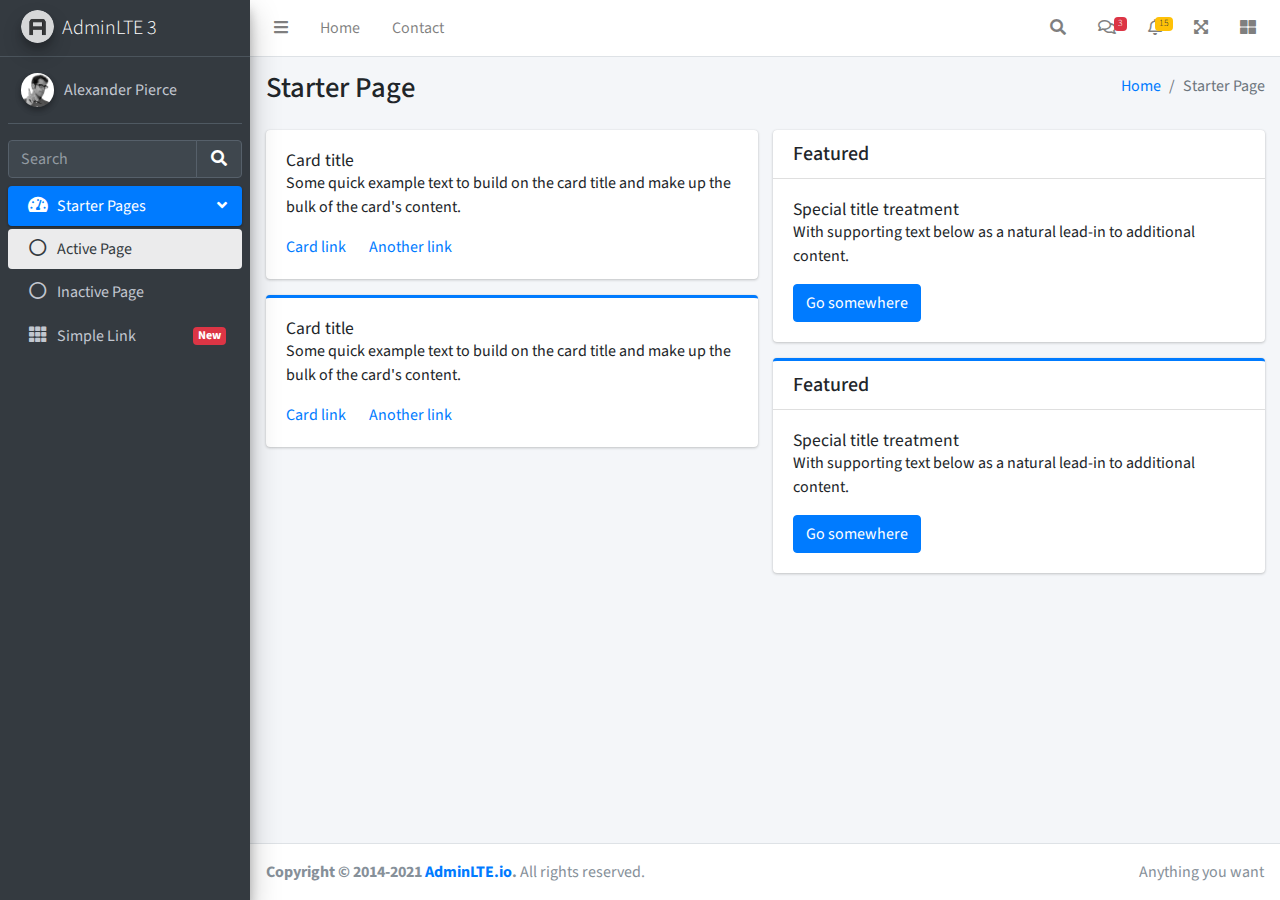
<file: starter.html>
<!DOCTYPE html>
<!--
This is a starter template page. Use this page to start your new project from
scratch. This page gets rid of all links and provides the needed markup only.
-->
<html lang="en">
<head>
  <meta charset="utf-8">
  <meta name="viewport" content="width=device-width, initial-scale=1">
  <title>AdminLTE 3 | Starter</title>

  <!-- Google Font: Source Sans Pro -->
  <link rel="stylesheet" href="https://fonts.googleapis.com/css?family=Source+Sans+Pro:300,400,400i,700&display=fallback">
  <!-- Font Awesome Icons -->
  <link rel="stylesheet" href="plugins/fontawesome-free/css/all.min.css">
  <!-- Theme style -->
  <link rel="stylesheet" href="dist/css/adminlte.min.css">
</head>
<body class="hold-transition sidebar-mini">
<div class="wrapper">

  <!-- Navbar -->
  <nav class="main-header navbar navbar-expand navbar-white navbar-light">
    <!-- Left navbar links -->
    <ul class="navbar-nav">
      <li class="nav-item">
        <a class="nav-link" data-widget="pushmenu" href="#" role="button"><i class="fas fa-bars"></i></a>
      </li>
      <li class="nav-item d-none d-sm-inline-block">
        <a href="index3.html" class="nav-link">Home</a>
      </li>
      <li class="nav-item d-none d-sm-inline-block">
        <a href="#" class="nav-link">Contact</a>
      </li>
    </ul>

    <!-- Right navbar links -->
    <ul class="navbar-nav ml-auto">
      <!-- Navbar Search -->
      <li class="nav-item">
        <a class="nav-link" data-widget="navbar-search" href="#" role="button">
          <i class="fas fa-search"></i>
        </a>
        <div class="navbar-search-block">
          <form class="form-inline">
            <div class="input-group input-group-sm">
              <input class="form-control form-control-navbar" type="search" placeholder="Search" aria-label="Search">
              <div class="input-group-append">
                <button class="btn btn-navbar" type="submit">
                  <i class="fas fa-search"></i>
                </button>
                <button class="btn btn-navbar" type="button" data-widget="navbar-search">
                  <i class="fas fa-times"></i>
                </button>
              </div>
            </div>
          </form>
        </div>
      </li>

      <!-- Messages Dropdown Menu -->
      <li class="nav-item dropdown">
        <a class="nav-link" data-toggle="dropdown" href="#">
          <i class="far fa-comments"></i>
          <span class="badge badge-danger navbar-badge">3</span>
        </a>
        <div class="dropdown-menu dropdown-menu-lg dropdown-menu-right">
          <a href="#" class="dropdown-item">
            <!-- Message Start -->
            <div class="media">
              <img src="dist/img/user1-128x128.jpg" alt="User Avatar" class="img-size-50 mr-3 img-circle">
              <div class="media-body">
                <h3 class="dropdown-item-title">
                  Brad Diesel
                  <span class="float-right text-sm text-danger"><i class="fas fa-star"></i></span>
                </h3>
                <p class="text-sm">Call me whenever you can...</p>
                <p class="text-sm text-muted"><i class="far fa-clock mr-1"></i> 4 Hours Ago</p>
              </div>
            </div>
            <!-- Message End -->
          </a>
          <div class="dropdown-divider"></div>
          <a href="#" class="dropdown-item">
            <!-- Message Start -->
            <div class="media">
              <img src="dist/img/user8-128x128.jpg" alt="User Avatar" class="img-size-50 img-circle mr-3">
              <div class="media-body">
                <h3 class="dropdown-item-title">
                  John Pierce
                  <span class="float-right text-sm text-muted"><i class="fas fa-star"></i></span>
                </h3>
                <p class="text-sm">I got your message bro</p>
                <p class="text-sm text-muted"><i class="far fa-clock mr-1"></i> 4 Hours Ago</p>
              </div>
            </div>
            <!-- Message End -->
          </a>
          <div class="dropdown-divider"></div>
          <a href="#" class="dropdown-item">
            <!-- Message Start -->
            <div class="media">
              <img src="dist/img/user3-128x128.jpg" alt="User Avatar" class="img-size-50 img-circle mr-3">
              <div class="media-body">
                <h3 class="dropdown-item-title">
                  Nora Silvester
                  <span class="float-right text-sm text-warning"><i class="fas fa-star"></i></span>
                </h3>
                <p class="text-sm">The subject goes here</p>
                <p class="text-sm text-muted"><i class="far fa-clock mr-1"></i> 4 Hours Ago</p>
              </div>
            </div>
            <!-- Message End -->
          </a>
          <div class="dropdown-divider"></div>
          <a href="#" class="dropdown-item dropdown-footer">See All Messages</a>
        </div>
      </li>
      <!-- Notifications Dropdown Menu -->
      <li class="nav-item dropdown">
        <a class="nav-link" data-toggle="dropdown" href="#">
          <i class="far fa-bell"></i>
          <span class="badge badge-warning navbar-badge">15</span>
        </a>
        <div class="dropdown-menu dropdown-menu-lg dropdown-menu-right">
          <span class="dropdown-header">15 Notifications</span>
          <div class="dropdown-divider"></div>
          <a href="#" class="dropdown-item">
            <i class="fas fa-envelope mr-2"></i> 4 new messages
            <span class="float-right text-muted text-sm">3 mins</span>
          </a>
          <div class="dropdown-divider"></div>
          <a href="#" class="dropdown-item">
            <i class="fas fa-users mr-2"></i> 8 friend requests
            <span class="float-right text-muted text-sm">12 hours</span>
          </a>
          <div class="dropdown-divider"></div>
          <a href="#" class="dropdown-item">
            <i class="fas fa-file mr-2"></i> 3 new reports
            <span class="float-right text-muted text-sm">2 days</span>
          </a>
          <div class="dropdown-divider"></div>
          <a href="#" class="dropdown-item dropdown-footer">See All Notifications</a>
        </div>
      </li>
      <li class="nav-item">
        <a class="nav-link" data-widget="fullscreen" href="#" role="button">
          <i class="fas fa-expand-arrows-alt"></i>
        </a>
      </li>
      <li class="nav-item">
        <a class="nav-link" data-widget="control-sidebar" data-slide="true" href="#" role="button">
          <i class="fas fa-th-large"></i>
        </a>
      </li>
    </ul>
  </nav>
  <!-- /.navbar -->

  <!-- Main Sidebar Container -->
  <aside class="main-sidebar sidebar-dark-primary elevation-4">
    <!-- Brand Logo -->
    <a href="index3.html" class="brand-link">
      <img src="dist/img/AdminLTELogo.png" alt="AdminLTE Logo" class="brand-image img-circle elevation-3" style="opacity: .8">
      <span class="brand-text font-weight-light">AdminLTE 3</span>
    </a>

    <!-- Sidebar -->
    <div class="sidebar">
      <!-- Sidebar user panel (optional) -->
      <div class="user-panel mt-3 pb-3 mb-3 d-flex">
        <div class="image">
          <img src="dist/img/user2-160x160.jpg" class="img-circle elevation-2" alt="User Image">
        </div>
        <div class="info">
          <a href="#" class="d-block">Alexander Pierce</a>
        </div>
      </div>

      <!-- SidebarSearch Form -->
      <div class="form-inline">
        <div class="input-group" data-widget="sidebar-search">
          <input class="form-control form-control-sidebar" type="search" placeholder="Search" aria-label="Search">
          <div class="input-group-append">
            <button class="btn btn-sidebar">
              <i class="fas fa-search fa-fw"></i>
            </button>
          </div>
        </div>
      </div>

      <!-- Sidebar Menu -->
      <nav class="mt-2">
        <ul class="nav nav-pills nav-sidebar flex-column" data-widget="treeview" role="menu" data-accordion="false">
          <!-- Add icons to the links using the .nav-icon class
               with font-awesome or any other icon font library -->
          <li class="nav-item menu-open">
            <a href="#" class="nav-link active">
              <i class="nav-icon fas fa-tachometer-alt"></i>
              <p>
                Starter Pages
                <i class="right fas fa-angle-left"></i>
              </p>
            </a>
            <ul class="nav nav-treeview">
              <li class="nav-item">
                <a href="#" class="nav-link active">
                  <i class="far fa-circle nav-icon"></i>
                  <p>Active Page</p>
                </a>
              </li>
              <li class="nav-item">
                <a href="#" class="nav-link">
                  <i class="far fa-circle nav-icon"></i>
                  <p>Inactive Page</p>
                </a>
              </li>
            </ul>
          </li>
          <li class="nav-item">
            <a href="#" class="nav-link">
              <i class="nav-icon fas fa-th"></i>
              <p>
                Simple Link
                <span class="right badge badge-danger">New</span>
              </p>
            </a>
          </li>
        </ul>
      </nav>
      <!-- /.sidebar-menu -->
    </div>
    <!-- /.sidebar -->
  </aside>

  <!-- Content Wrapper. Contains page content -->
  <div class="content-wrapper">
    <!-- Content Header (Page header) -->
    <div class="content-header">
      <div class="container-fluid">
        <div class="row mb-2">
          <div class="col-sm-6">
            <h1 class="m-0">Starter Page</h1>
          </div><!-- /.col -->
          <div class="col-sm-6">
            <ol class="breadcrumb float-sm-right">
              <li class="breadcrumb-item"><a href="#">Home</a></li>
              <li class="breadcrumb-item active">Starter Page</li>
            </ol>
          </div><!-- /.col -->
        </div><!-- /.row -->
      </div><!-- /.container-fluid -->
    </div>
    <!-- /.content-header -->

    <!-- Main content -->
    <div class="content">
      <div class="container-fluid">
        <div class="row">
          <div class="col-lg-6">
            <div class="card">
              <div class="card-body">
                <h5 class="card-title">Card title</h5>

                <p class="card-text">
                  Some quick example text to build on the card title and make up the bulk of the card's
                  content.
                </p>

                <a href="#" class="card-link">Card link</a>
                <a href="#" class="card-link">Another link</a>
              </div>
            </div>

            <div class="card card-primary card-outline">
              <div class="card-body">
                <h5 class="card-title">Card title</h5>

                <p class="card-text">
                  Some quick example text to build on the card title and make up the bulk of the card's
                  content.
                </p>
                <a href="#" class="card-link">Card link</a>
                <a href="#" class="card-link">Another link</a>
              </div>
            </div><!-- /.card -->
          </div>
          <!-- /.col-md-6 -->
          <div class="col-lg-6">
            <div class="card">
              <div class="card-header">
                <h5 class="m-0">Featured</h5>
              </div>
              <div class="card-body">
                <h6 class="card-title">Special title treatment</h6>

                <p class="card-text">With supporting text below as a natural lead-in to additional content.</p>
                <a href="#" class="btn btn-primary">Go somewhere</a>
              </div>
            </div>

            <div class="card card-primary card-outline">
              <div class="card-header">
                <h5 class="m-0">Featured</h5>
              </div>
              <div class="card-body">
                <h6 class="card-title">Special title treatment</h6>

                <p class="card-text">With supporting text below as a natural lead-in to additional content.</p>
                <a href="#" class="btn btn-primary">Go somewhere</a>
              </div>
            </div>
          </div>
          <!-- /.col-md-6 -->
        </div>
        <!-- /.row -->
      </div><!-- /.container-fluid -->
    </div>
    <!-- /.content -->
  </div>
  <!-- /.content-wrapper -->

  <!-- Control Sidebar -->
  <aside class="control-sidebar control-sidebar-dark">
    <!-- Control sidebar content goes here -->
    <div class="p-3">
      <h5>Title</h5>
      <p>Sidebar content</p>
    </div>
  </aside>
  <!-- /.control-sidebar -->

  <!-- Main Footer -->
  <footer class="main-footer">
    <!-- To the right -->
    <div class="float-right d-none d-sm-inline">
      Anything you want
    </div>
    <!-- Default to the left -->
    <strong>Copyright &copy; 2014-2021 <a href="https://adminlte.io">AdminLTE.io</a>.</strong> All rights reserved.
  </footer>
</div>
<!-- ./wrapper -->

<!-- REQUIRED SCRIPTS -->

<!-- jQuery -->
<script src="plugins/jquery/jquery.min.js"></script>
<!-- Bootstrap 4 -->
<script src="plugins/bootstrap/js/bootstrap.bundle.min.js"></script>
<!-- AdminLTE App -->
<script src="dist/js/adminlte.min.js"></script>
</body>
</html>
</file>
<file: freelance/css/templatemo-first-portfolio-style.css>
/*

TemplateMo 578 First Portfolio

https://templatemo.com/tm-578-first-portfolio

*/


/*---------------------------------------
  CUSTOM PROPERTIES ( VARIABLES )             
-----------------------------------------*/
:root {
  --white-color:                  #ffffff;
  --primary-color:                #535da1;
  --secondary-color:              #14B789;
  --section-bg-color:             #f9f9f9;
  --dark-color:                   #000000;
  --p-color:                      #717275;
  --border-color:                 #e9eaeb;
  --featured-border-color:        #727aab;

  --body-font-family:             'DM Sans', sans-serif;

  --h1-font-size:                 62px;
  --h2-font-size:                 48px;
  --h3-font-size:                 36px;
  --h4-font-size:                 32px;
  --h5-font-size:                 24px;
  --h6-font-size:                 22px;
  --p-font-size:                  18px;
  --menu-font-size:               12px;
  --copyright-font-size:          14px;

  --border-radius-large:          100px;
  --border-radius-medium:         20px;
  --border-radius-small:          10px;

  --font-weight-normal:           400;
  --font-weight-medium:           500;
  --font-weight-bold:             700;
}

body {
    background: var(--white-color);
    font-family: var(--body-font-family); 
}


/*---------------------------------------
  TYPOGRAPHY               
-----------------------------------------*/

h2,
h3,
h4,
h5,
h6 {
  color: var(--dark-color);
}

h1,
h2,
h3,
h4,
h5,
h6 {
  font-weight: var(--font-weight-bold);
  letter-spacing: -1px;
}

h1 {
  font-size: var(--h1-font-size);
  letter-spacing: -3px;
}

h2 {
  font-size: var(--h2-font-size);
  color: var(--secondary-color);
  letter-spacing: -3px;
}

h3 {
  font-size: var(--h3-font-size);
}

h4 {
  font-size: var(--h4-font-size);
}

h5 {
  font-size: var(--h5-font-size);
  line-height: normal;
}

h6 {
  font-size: var(--h6-font-size);
}

p {
  color: var(--p-color);
  font-size: var(--p-font-size);
  font-weight: var(--font-weight-normal);
}

ul li {
  color: var(--p-color);
  font-size: var(--p-font-size);
  font-weight: var(--font-weight-normal);
}

a, 
button {
  touch-action: manipulation;
  transition: all 0.3s;
}

a {
  color: var(--p-color);
  text-decoration: none;
}

a:hover {
  color: var(--secondary-color);
}

::selection {
  background: var(--secondary-color);
  color: var(--white-color);
}

::-moz-selection {
  background: var(--secondary-color);
  color: var(--white-color);
}

.section-padding {
  padding-top: 120px;
  padding-bottom: 120px;
}

b,
strong {
  font-weight: var(--font-weight-bold);
}

.section-title-wrap {
  background: var(--secondary-color);
  border-radius: var(--border-radius-small);
  padding: 10px 30px;
}


/*---------------------------------------
  AVATAR IMAGE               
-----------------------------------------*/
.avatar-image {
  border-radius: var(--border-radius-large);
  width: 160px;
  height: 160px;
  object-fit: cover;
}

.avatar-image-large {
  width: 90.4px;
  height: 90.4px;
}


/*---------------------------------------
  PRE LOADER               
-----------------------------------------*/
.preloader {
  position: fixed;
  top: 0;
  left: 0;
  width: 100%;
  height: 100%;
  z-index: 99999;
  display: flex;
  flex-flow: row nowrap;
  justify-content: center;
  align-items: center;
  background: none repeat scroll 0 0 var(--white-color);
}

.spinner {
  border: 1px solid transparent;
  border-radius: var(--border-radius-small);
  position: relative;
}

.spinner:before {
  content: '';
  box-sizing: border-box;
  position: absolute;
  top: 50%;
  left: 50%;
  width: 45px;
  height: 45px;
  margin-top: -10px;
  margin-left: -10px;
  border-radius: 50%;
  border: 1px solid var(--border-color);
  border-top-color: var(--white-color);
  animation: spinner .9s linear infinite;
}

@-webkit-@keyframes spinner {
  to {transform: rotate(360deg);
  }
}

@keyframes spinner {
  to {transform: rotate(360deg);}
}


/*---------------------------------------
  CUSTOM ICON               
-----------------------------------------*/
.navbar-icon {
  background: var(--white-color);
  border-radius: var(--border-radius-large);
  color: var(--dark-color);
  width: 47px;
  height: 47px;
  line-height: 47px;
  text-align: center;
}

.is-sticky .navbar-icon {
  background: var(--secondary-color);
  color: var(--white-color);
}

.form-check-icon {
  color: var(--secondary-color);
}


/*---------------------------------------
  CUSTOM BUTTON               
-----------------------------------------*/
.custom-btn,
.navbar .custom-btn {
  font-size: var(--p-font-size);
  font-weight: var(--font-weight-bold);
}

.navbar .custom-btn {
  background: transparent;
  border-width: 2px;
  border-style: solid;
  border-color: var(--white-color);
  color: var(--white-color);
  padding: 8px 22px;
}

.navbar .custom-btn:hover {
  background: var(--white-color);
  border-color: transparent;
  color: var(--secondary-color);
}

.custom-btn {
  background: var(--secondary-color);
  border-radius: var(--border-radius-large);
  color: var(--white-color);
  font-weight: var(--font-weight-bold);
  padding: 12px 24px;
}

.custom-btn:hover {
  background: var(--primary-color);
  box-shadow: 0 1rem 3rem rgba(0,0,0,.175);
  color: var(--white-color);
}

.custom-border-btn {
  background: transparent;
  border: 2px solid var(--border-color);
  color: var(--p-color);
}

.custom-border-btn:hover {
  background: var(--secondary-color);
  border-color: var(--secondary-color);
  color: var(--white-color);
}

.custom-link {
	background-color: var(--primary-color);
}

.custom-link:hover {
	background-color: var(--secondary-color);
}


/*---------------------------------------
  NAVIGATION              
-----------------------------------------*/
.sticky-wrapper {
  position: relative;
  z-index: 222;
  height: auto !important;
}

.is-sticky,
.is-sticky .navbar .container {
  background: var(--white-color);
  box-shadow: 0 1rem 3rem rgb(0 0 0 / 18%);
}

.is-sticky .navbar-brand,
.is-sticky .navbar-brand:hover {
  color: var(--dark-color);
}

.is-sticky .navbar-nav .nav-link {
  color: var(--p-color);
}

.is-sticky .navbar .custom-btn {
  border-color: var(--secondary-color);
  color: var(--secondary-color);
}

.is-sticky .navbar .custom-btn:hover {
  background: var(--secondary-color);
  color: var(--white-color);
}

.navbar {
  background: transparent;
  position: absolute;
  z-index: 9;
  right: 0;
  left: 0;
  transition: all 0.3s;
  padding-top: 15px;
  padding-bottom: 0;
}

.navbar .container {
  border-radius: var(--border-radius-small);
  padding: 10px 25px;
}

.navbar-brand {
  font-size: var(--h4-font-size);
  font-weight: var(--font-weight-bold);
}

.navbar-brand,
.navbar-brand:hover {
  color: var(--white-color);
}

.navbar-expand-lg .navbar-nav .nav-link {
  padding-right: 0;
  padding-left: 0;
  margin-right: 20px;
  margin-left: 20px;
}

.navbar-nav .nav-link {
  display: inline-block;
  color: var(--section-bg-color);
  font-size: var(--menu-font-size);
  font-weight: var(--font-weight-medium);
  text-transform: uppercase;
  position: relative;
  padding-top: 15px;
  padding-bottom: 15px;
}

.navbar-nav .nav-link::after {
  content: "";
  background: transparent;
  position: absolute;
  bottom: 6px;
  right: 0;
  left: 0;
  width: 100%;
  height: 2px;
}

.navbar-nav .nav-link.active::after, 
.navbar-nav .nav-link:hover::after {
  background: var(--secondary-color);
}

.navbar-nav .nav-link.active, 
.navbar-nav .nav-link:hover {
  color: var(--secondary-color);
}

.navbar-toggler {
  border: 0;
  padding: 0;
  cursor: pointer;
  margin: 0;
  width: 30px;
  height: 35px;
  outline: none;
}

.navbar-toggler:focus {
  outline: none;
  box-shadow: none;
}

.navbar-toggler[aria-expanded="true"] .navbar-toggler-icon {
  background: transparent;
}

.navbar-toggler[aria-expanded="true"] .navbar-toggler-icon:before,
.navbar-toggler[aria-expanded="true"] .navbar-toggler-icon:after {
  transition: top 300ms 50ms ease, -webkit-transform 300ms 350ms ease;
  transition: top 300ms 50ms ease, transform 300ms 350ms ease;
  transition: top 300ms 50ms ease, transform 300ms 350ms ease, -webkit-transform 300ms 350ms ease;
  top: 0;
}

.navbar-toggler[aria-expanded="true"] .navbar-toggler-icon:before {
  transform: rotate(45deg);
}

.navbar-toggler[aria-expanded="true"] .navbar-toggler-icon:after {
  transform: rotate(-45deg);
}

.navbar-toggler .navbar-toggler-icon {
  background: var(--white-color);
  transition: background 10ms 300ms ease;
  display: block;
  width: 30px;
  height: 2px;
  position: relative;
}

.navbar-toggler .navbar-toggler-icon:before,
.navbar-toggler .navbar-toggler-icon:after {
  transition: top 300ms 350ms ease, -webkit-transform 300ms 50ms ease;
  transition: top 300ms 350ms ease, transform 300ms 50ms ease;
  transition: top 300ms 350ms ease, transform 300ms 50ms ease, -webkit-transform 300ms 50ms ease;
  position: absolute;
  right: 0;
  left: 0;
  background: var(--white-color);
  width: 30px;
  height: 2px;
  content: '';
}

.navbar-toggler .navbar-toggler-icon::before {
  top: -8px;
}

.navbar-toggler .navbar-toggler-icon::after {
  top: 8px;
}


/*---------------------------------------
  HERO              
-----------------------------------------*/
.hero {
  background: var(--secondary-color);
  position: relative;
  overflow: hidden;
  padding-top: 330px;
  padding-bottom: 330px;
}

@media  screen and (min-width: 991px) {
  .hero {
    height: 60vh;
  }
}

.hero-title,
.hero h2 {
  background: var(--white-color);
  box-shadow: 0 1rem 3rem rgba(0,0,0,.175);
  border-radius: var(--border-radius-large);
  display: inline-block;
  padding: 8px 24px;
}

.hero-title {
	font-size: 44px;
}

.hero h2 {
	font-size: 38px;
}

.hero-text {
  position: relative;
  z-index: 22;
  top: 70px;
}

.hero-image-wrap {
  background: var(--white-color);
  border-radius: 100%;
  width: 350px;
  height: 350px;
  position: absolute;
  z-index: 22;
  top: -50px;
  right: 0;
  left: 0;
  margin: auto;
  pointer-events: none;
}

.hero-image {
  position: absolute;
  z-index: 22;
  top: 0;
  width: 100%;
  min-width: 550px;
}

.hero svg {
  position: absolute;
  z-index: 2;
  bottom: 0;
  right: 0;
  left: 0;
  overflow: hidden;
  height: 100%;
  pointer-events: none;
}


/*---------------------------------------
  ABOUT              
-----------------------------------------*/
.profile-thumb {
  border: 1px solid var(--border-color);
  border-radius: var(--border-radius-medium);
  position: relative;
  overflow: hidden;
}

.profile-title {
  border-bottom: 1px solid var(--border-color);
  padding: 15px 30px;
}

.profile-small-title {
  border-right: 1px solid var(--border-color);
  color: var(--secondary-color);
  font-weight: var(--font-weight-bold);
  min-width: 140px;
  margin-right: 10px;
  padding: 13px 30px;
  display: inline-block;
}

.profile-body p {
  margin-bottom: 0;
}

.profile-body p:nth-of-type(even) {
  background: var(--white-color);
}

.about-image {
  border-radius: var(--border-radius-medium);
}

.about-thumb {
  padding-right: 20px;
  padding-left: 20px;
}


/*---------------------------------------
  FEATURED              
-----------------------------------------*/
.featured-numbers {
  font-size: var(--h1-font-size);
  line-height: normal;
  display: block;
}

.featured-text {
  color: var(--secondary-color);
}

.featured-border-bottom {
  border-bottom: 1px solid var(--border-color);
}

.featured-border-start {
  border-left: 1px solid var(--border-color);
}


/*---------------------------------------
  CLIENTS              
-----------------------------------------*/

.clients-item-height {
	height: 120px;
}

.clients-image {
  display: block;
  max-width: 100px;
  margin: auto;
  transition: all ease 0.2s;
}

.clients-image:hover {
  transform: scale(1.3);
}


/*---------------------------------------
  SERVICES              
-----------------------------------------*/
.services,
.featured {
  background: var(--section-bg-color);
  border-top: 1px solid var(--border-color);
  border-bottom: 1px solid var(--border-color);
}

.services-thumb {
  background: var(--white-color);
  border: 2px solid transparent;
  border-radius: var(--border-radius-medium);
  position: relative;
  overflow: hidden;
  margin-bottom: 24px;
  padding: 40px 40px 240px 40px;
  transition: all 0.5s;
}

.services-thumb-up {
  position: relative;
  bottom: 50px;
  margin-bottom: -50px;
}

.services-thumb:hover {
  border: 2px solid var(--secondary-color);
  box-shadow: 0 1rem 3rem rgba(0,0,0,.175);
}

.services-thumb:hover .services-icon-wrap {
  background: var(--secondary-color);
  border-color: var(--secondary-color);
  color: var(--white-color);
}

.services-icon-wrap {
  border: 1px solid var(--border-color);
  border-radius: var(--border-radius-small);
  position: absolute;
  bottom: 0;
  right: 0;
  width: 50%;
  height: 55%;
  transform: rotate(-35deg) translateY(55px);
  transition: all ease 0.5s;
}

.services-icon {
  font-size: 90px;
  position: relative;
  bottom: 15px;
}

.services-thumb:hover .services-price-wrap {
  background: var(--secondary-color);
}

.services-thumb:hover .services-price-overlay {
  background: var(--primary-color);
}

.services-price-wrap {
  background: var(--primary-color);
  border-radius: var(--border-radius-medium);
  position: relative;
  overflow: hidden;
  padding: 6px 20px 6px 15px;
  transition: all ease 0.5s;
}

.services-price-text {
  color: var(--white-color);
  font-size: var(--copyright-font-size);
  font-weight: var(--font-weight-bold);
}

.services-price-overlay {
  background: var(--secondary-color);
  border-bottom-left-radius: 100%;
  position: absolute;
  top: 0;
  right: 0;
  width: 20px;
  height: 20px;
  pointer-events: none;
}


/*---------------------------------------
  PROJECTS              
-----------------------------------------*/
.projects-thumb {
  background: var(--section-bg-color);
  border: 2px solid var(--white-color);
  border-radius: var(--border-radius-medium);
  position: relative;
  overflow: hidden;
  margin-top: 24px;
  margin-bottom: 24px;
  padding: 40px;
  transition: all ease 0.5s;
}

.projects-thumb:hover {
  border-color: var(--secondary-color);
}

.projects-thumb:hover .projects-image,
.projects-thumb:focus .projects-image {
  transform: rotate(0) translateY(0);
}

.projects-thumb .popup-image {
  display: block;
  width: 100%;
  height: 100%;
}

.projects-image {
  border-radius: var(--border-radius-medium);
  display: block;
  width: 100%;
  transform: rotate(10deg) translateY(80px);
  transition: all ease 0.5s;
}

.projects-title {
  margin-bottom: 20px;
}

.projects-tag {
  font-size: var(--menu-font-size);
  font-weight: var(--font-weight-medium);
  color: var(--secondary-color);
  text-transform: uppercase;
  margin-bottom: 5px;
}


/*---------------------------------------
  CONTACT              
-----------------------------------------*/
.contact {
  background: var(--section-bg-color);
}

.contact-info {
  background: var(--white-color);
  border-top-right-radius: var(--border-radius-small);
  border-bottom-right-radius: var(--border-radius-small);
  padding: 60px 30px 30px 30px;
  height: 100%;
}

.contact-info-border-start {
  border-right: 1px solid var(--border-color);
  border-radius: var(--border-radius-small) 0 0 var(--border-radius-small);
}

.contact-form {
  margin-left: 10px;
}


/*---------------------------------------
  CUSTOM FORM               
-----------------------------------------*/
.custom-form .form-control {
  background: var(--white-color);
  box-shadow: none;
  border: 2px solid var(--border-color);
  color: var(--p-color);
  margin-bottom: 24px;
  padding-top: 13px;
  padding-bottom: 13px;
  outline: none;
}

.form-floating>label {
  color: var(--p-color);
}

.form-check-inline {
  vertical-align: middle;
  width: 100%;
  position: relative;
  margin-right: 0;
  margin-top: 0;
  margin-bottom: 24px;
  padding: 0;
}

.custom-form .form-check-label {
  position: absolute;
  top: 50%;
  left: 50%;
  transform: translate(-50%, -50%);
  text-align: center;
}

.form-check-label-text {
  color: var(--p-color);
  display: block;
  font-size: copyright-font-size;
  margin-top: 5px;
}

.form-check-input[type=checkbox] {
  background: var(--white-color);
  border: 2px solid var(--border-color);
  box-shadow: none;
  outline: none;
  width: 100%;
  margin-top: 0;
  margin-left: 0;
  padding: 40px 50px;
}

.form-check-input:checked[type=checkbox] {
  background-image: none;
}

.form-check-input:hover,
.form-check-input:checked {
  background-color: transparent;
  border-color: var(--secondary-color);
}

.custom-form .form-control:hover,
.custom-form .form-control:focus {
  background: transparent;
  border-color: var(--secondary-color);
}

.custom-form .form-floating textarea {
  height: 150px;
}

.custom-form button[type="submit"] {
  background: var(--secondary-color);
  border: none;
  border-radius: var(--border-radius-large);
  color: var(--white-color);
  font-weight: var(--font-weight-bold);
  transition: all 0.3s;
  margin-bottom: 0;
}

.custom-form button[type="submit"]:hover,
.custom-form button[type="submit"]:focus {
  background: var(--primary-color);
  border-color: transparent;
}


/*---------------------------------------
  SITE FOOTER              
-----------------------------------------*/
.site-footer {
  border-top: 1px solid var(--border-color);
  padding-top: 50px;
  padding-bottom: 50px;
  text-align: center;
}

.site-footer-title {
  font-size: var(--menu-font-size);
  color: var(--dark-color);
  text-transform: uppercase;
}

.copyright-text-wrap p,
.copyright-text {
  font-size: var(--copyright-font-size);
}

.copyright-text {
  border-right: 1px solid var(--border-color);
  padding-right: 25px;
  margin-right: 20px;
}

.copyright-text-wrap a {
  font-weight: var(--font-weight-bold);
}

.footer-menu {
  margin: 0;
  padding: 0;
}

.footer-menu-item {
  list-style: none;
  display: inline-block;
  vertical-align: top;
}

.footer-menu-link {
  border: 1px solid var(--border-color);
  border-radius: var(--border-radius-medium);
  font-size: var(--copyright-font-size);
  font-weight: var(--font-weight-medium);
  display: inline-block;
  vertical-align: top;
  text-align: center;
  margin-right: 10px;
  margin-bottom: 10px;
  padding: 6px 14px;
  min-width: 70px;
}

.footer-menu-link:hover {
  background: var(--secondary-color);
  border-color: transparent;
  color: var(--white-color);
}


/*---------------------------------------
  SOCIAL ICON               
-----------------------------------------*/
.social-icon {
  margin: 0;
  padding: 0;
}

.social-icon-item {
  list-style: none;
  display: inline-block;
  vertical-align: top;
}

.social-icon-link {
  border: 1px solid var(--border-color);
  border-radius: var(--border-radius-large);
  font-size: var(--copyright-font-size);
  color: var(--dark-color);
  display: inline-block;
  vertical-align: top;
  margin: 2px 2px 5px 2px;
  width: 40px;
  height: 40px;
  line-height: 40px;
  text-align: center;
}

.social-icon-link:hover {
  background: var(--secondary-color);
  border-color: transparent;
  color: var(--white-color);
}


/*---------------------------------------
  RESPONSIVE STYLES               
-----------------------------------------*/
@media screen and (min-width: 1600px) {
  .hero {
    padding-top: 380px;
    padding-bottom: 380px;
  }

  .hero-image-wrap {
    top: -50px;
    width: 400px;
    height: 400px;
  }

  .hero-image {
    min-width: 650px;
  }
  
  .hero-title,
	.hero h2 {
	  font-size: var(--h2-font-size);
	}
}

@media screen and (max-width: 991px) {
  h1 {
    font-size: 48px;
  }

  h2 {
    font-size: 36px;
  }

  h3 {
    font-size: 32px;
  }

  h4 {
    font-size: 28px;
  }

  h5 {
    font-size: 20px;
  }

  h6 {
    font-size: 18px;
  }

  .section-padding {
    padding-top: 80px;
    padding-bottom: 80px;
  }

  .custom-btn,
  .navbar .custom-btn {
    font-size: var(--copyright-text-font-size);
    padding: 8px 16px;
  }

  .navbar .container {
    background: var(--white-color);
  }

  .navbar-brand,
  .navbar-brand:hover {
    color: var(--dark-color);
  }

  .navbar-icon {
    background: var(--secondary-color);
    color: var(--white-color);
    width: 44px;
    height: 44px;
    line-height: 44px;
  }

  .navbar .custom-btn {
    border-color: var(--secondary-color);
    color: var(--secondary-color);
  }

  .navbar-toggler .navbar-toggler-icon,
  .navbar-toggler .navbar-toggler-icon:before,
  .navbar-toggler .navbar-toggler-icon:after {
    background: var(--dark-color);
  }

  .navbar-expand-lg .navbar-nav .nav-link {
    margin-left: 0;
  }

  .navbar-nav .nav-link {
    color: var(--p-color);
    padding-top: 10px;
    padding-bottom: 10px;
  }

  .hero {
    padding-top: 200px;
    padding-bottom: 400px;
  }

  .hero-text {
    top: 0;
    margin-bottom: 120px;
  }

  .about-thumb {
    padding-right: 0;
    padding-left: 0;
  }

  .about-numbers {
    font-size: 42px;
  }

  .services-thumb-up {
    bottom: 0;
    margin-bottom: 32px;
  }

  .services-thumb {
    margin-bottom: 32px;
    padding-bottom: 270px;
  }

  .services-icon-wrap {
    width: 45%;
    height: 60%;
  }

  .services .col-lg-10 .row .col-lg-6:last-child,
  .projects .col-lg-4:last-child {
    margin-bottom: 0;
  }

  .projects-thumb {
    margin-top: 0;
    margin-bottom: 32px;
  }

  .contact-info {
    border-radius: 0 0 var(--border-radius-small) var(--border-radius-small);
    padding: 40px 30px;
  }

  .contact-info-border-start {
    border-right: 0;
    border-bottom: 1px solid var(--border-color);
    border-radius: var(--border-radius-small) var(--border-radius-small) 0 0;
  }
}

@media screen and (max-width: 575px) {
  .navbar .container {
    margin-right: 12px;
    margin-left: 12px;
  }
}

@media screen and (max-width: 480px) {
  h1 {
    font-size: 40px;
  }

  h2 {
    font-size: 28px;
  }

  h3 {
    font-size: 26px;
  }

  h4 {
    font-size: 22px;
  }

  h5 {
    font-size: 20px;
  }

  .custom-btn,
  .navbar .custom-btn {
    font-size: 13px;
    padding: 6px 12px;
  }

  .navbar-icon {
    font-size: var(--copyright-font-size);
    width: 35.5px;
    height: 35.5px;
    line-height: 35.5px;
  }

  .hero-image-wrap {
    width: 300px;
    height: 300px;
  }

  .hero-image {
    min-width: inherit;
  }
}
</file>
<file: assets/css/templatemo-cyborg-gaming.css>
/*

TemplateMo 579 Cyborg Gaming

https://templatemo.com/tm-579-cyborg-gaming

*/

/* ---------------------------------------------
Table of contents
------------------------------------------------
01. font & reset css
02. reset
03. global styles
04. header
05. banner
06. features
07. testimonials
08. contact
09. footer

--------------------------------------------- */
/* 
---------------------------------------------
font & reset css
--------------------------------------------- 
*/
@import url("https://fonts.googleapis.com/css2?family=Poppins:wght@100;200;300;400;500;600;700;800;900");
/* 
---------------------------------------------
reset
--------------------------------------------- 
*/
html, body, div, span, applet, object, iframe, h1, h2, h3, h4, h5, h6, p, blockquote, div
pre, a, abbr, acronym, address, big, cite, code, del, dfn, em, font, img, ins, kbd, q,
s, samp, small, strike, strong, sub, sup, tt, var, b, u, i, center, dl, dt, dd, ol, ul, li,
figure, header, nav, section, article, aside, footer, figcaption {
  margin: 0;
  padding: 0;
  border: 0;
  outline: 0;
}

.clearfix:after {
  content: ".";
  display: block;
  clear: both;
  visibility: hidden;
  line-height: 0;
  height: 0;
}

.clearfix {
  display: inline-block;
}

html[xmlns] .clearfix {
  display: block;
}

* html .clearfix {
  height: 1%;
}

ul, li {
  padding: 0;
  margin: 0;
  list-style: none;
}

header, nav, section, article, aside, footer, hgroup {
  display: block;
}

* {
  box-sizing: border-box;
}

html, body {
  font-family: 'Poppins', sans-serif;
  font-weight: 400;
  background-color: #1e1e1e;
  font-size: 16px;
  -ms-text-size-adjust: 100%;
  -webkit-font-smoothing: antialiased;
  -moz-osx-font-smoothing: grayscale;
}

a {
	color: #CCC;
  text-decoration: none !important;
}
a:hover {
	color: rgb(153, 255, 158);
}

h1, h2, h3, h4, h5, h6 {
  margin-top: 0px;
  margin-bottom: 0px;
  color: #fff;
  font-weight: 700;
}

ul {
  margin-bottom: 0px;
}

p {
  font-size: 15px;
  line-height: 30px;
  color: #fff;
}

img {
  width: 100%;
  overflow: hidden;
}

/* 
---------------------------------------------
Global Styles
--------------------------------------------- 
*/
html,
body {
  background: #201f22;
  font-family: 'Poppins', sans-serif;
}

body .page-content {
  margin-top: 110px;
  background-color: #28272a;
  padding: 60px;
  border-radius: 23px;
}

p {
  font-size: 15px;
  color: #666;
  line-height: 30px;
  margin-bottom: 0px;
}

::selection {
  background: #8560ec;
  color: #fff;
}

::-moz-selection {
  background: #8560ec;
  color: #fff;
}

.templatemo-item {
	max-width: 80px; 
	border-radius: 23px;
}
/*
Block Header
*/
.main-button a {
  font-size: 14px;
  color: #fff;
  background-color: #8560ec;
  padding: 12px 30px;
  display: inline-block;
  border-radius: 25px;
  font-weight: 400;
  text-transform: capitalize;
  letter-spacing: 0.5px;
  transition: all .3s;
  position: relative;
  overflow: hidden;
}

.main-button a:hover {
  background-color: #fff;
  color: #8560ec;
}
/*
Download
*/
.main-border-button a {
  font-size: 14px;
  color: #8560ec;
  background-color: transparent;
  border: 1px solid #8560ec;
  padding: 12px 30px;
  display: inline-block;
  border-radius: 25px;
  font-weight: 400;
  text-transform: capitalize;
  letter-spacing: 0.5px;
  transition: all .3s;
  position: relative;
  overflow: hidden;
}

.main-border-button a:hover {
  border-color: #fff;
  background-color: #fff;
  color: #8560ec;
}

.border-no-active a {
  border-color: #666666;
  color: #666666;
}

.border-no-active a:hover{
  border-color: #666666;
  color: #666666;
  background-color: transparent;
}

section {
  margin-top: 120px;
}
/*
Most Popular Right Now
Your Gaming Library
*/
.heading-section h4 {
  color: #60ec67;
  font-size: 34px;
  text-decoration: none;
  margin-bottom: 30px;
}

.heading-section h4 em {
  color: #fff;
  font-style: normal;
  text-decoration: underline;
}

/* 
---------------------------------------------
Pre-loader Style
--------------------------------------------- 
*/

.js-preloader {
  position: fixed;
  top: 0;
  left: 0;
  right: 0;
  bottom: 0;
  background-color: rgba(0, 0, 0, 0.99);
  display: -webkit-box;
  display: flex;
  -webkit-box-align: center;
  align-items: center;
  -webkit-box-pack: center;
  justify-content: center;
  opacity: 1;
  visibility: visible;
  z-index: 9999;
  -webkit-transition: opacity 0.25s ease;
  transition: opacity 0.25s ease;
}

.js-preloader.loaded {
  opacity: 0;
  visibility: hidden;
  pointer-events: none;
}

@-webkit-keyframes dot {
  50% {
      -webkit-transform: translateX(96px);
      transform: translateX(96px);
  }
}

@keyframes dot {
  50% {
      -webkit-transform: translateX(96px);
      transform: translateX(96px);
  }
}

@-webkit-keyframes dots {
  50% {
      -webkit-transform: translateX(-31px);
      transform: translateX(-31px);
  }
}

@keyframes dots {
  50% {
      -webkit-transform: translateX(-31px);
      transform: translateX(-31px);
  }
}

.preloader-inner {
  position: relative;
  width: 142px;
  height: 40px;
  background: transparent;
}

.preloader-inner .dot {
  position: absolute;
  width: 16px;
  height: 16px;
  top: 12px;
  left: 15px;
  background: #e75e8d;
  border-radius: 50%;
  -webkit-transform: translateX(0);
  transform: translateX(0);
  -webkit-animation: dot 2.8s infinite;
  animation: dot 2.8s infinite;
}

.preloader-inner .dots {
  -webkit-transform: translateX(0);
  transform: translateX(0);
  margin-top: 12px;
  margin-left: 31px;
  -webkit-animation: dots 2.8s infinite;
  animation: dots 2.8s infinite;
}

.preloader-inner .dots span {
  display: block;
  float: left;
  width: 16px;
  height: 16px;
  margin-left: 16px;
  background: #e75e8d;
  border-radius: 50%;
}



/* 
---------------------------------------------
Header Style
--------------------------------------------- 
*/

.background-header {
  background-color: #fff !important;
  height: 70px!important;
  position: fixed!important;
  top: 0!important;
  left: 0;
  right: 0;
  box-shadow: 0px 0px 10px rgba(0, 0, 0, 0.15)!important;
  -webkit-transition: all .5s ease 0s;
  -moz-transition: all .5s ease 0s;
  -o-transition: all .5s ease 0s;
  transition: all .5s ease 0s;
  display: none;
}

.header-area {
  background-color: transparent;
  position: absolute;
  height: 70px;
  top: 15px;
  left: 0;
  right: 0;
  z-index: 100;
  -webkit-transition: all .5s ease 0s;
  -moz-transition: all .5s ease 0s;
  -o-transition: all .5s ease 0s;
  transition: all .5s ease 0s;
}

.header-area .main-nav {
  min-height: 80px;
  background: transparent;
  display: flex;
  padding: 15px 0px;
  border-radius: 50px;
}

.background-header .main-nav {
  padding: 0px;
  background-color: transparent;
}

.header-area .main-nav #search {
  position: relative;
}

.header-area .main-nav #search input {
  background-color: #27292a;
  height: 46px;
  border-radius: 23px;
  border: none;
  color: #666;
  font-size: 14px;
  padding: 0px 15px 0px 45px;
}

.header-area .main-nav #search i {
  position: absolute;
  color: #666;
  left: 20px;
  top: 16px;
  width: 18px;
  height: 18px;
  font-size: 16px;
}

.header-area .main-nav .logo {
  border-right: 1px solid #27292a;
  flex-basis: 25%;
  margin-right: 5%;
  -webkit-transition: all 0.3s ease 0s;
  -moz-transition: all 0.3s ease 0s;
  -o-transition: all 0.3s ease 0s;
  transition: all 0.3s ease 0s;
}

.header-area .main-nav .logo img {
  width: 191px;
}

.background-header .main-nav .logo {
  margin-top: 8px;
}

.background-header .main-nav .logo img {
  width: 180px;
}

.header-area .main-nav .nav {
  display: inline-flex;
  flex-basis: 70%;
  justify-content: flex-end;
  vertical-align: middle;
  text-align: right;
  margin-top: 0px;
  margin-right: 0px;
  -webkit-transition: all 0.3s ease 0s;
  -moz-transition: all 0.3s ease 0s;
  -o-transition: all 0.3s ease 0s;
  transition: all 0.3s ease 0s;
  position: relative;
  z-index: 999;
}

.header-area .main-nav .nav li {
  padding-left: 10px;
  padding-right: 10px;
  display: inline-block;
}

.header-area .main-nav .nav li a {
  display: block;
  font-weight: 400;
  font-size: 14px;
  text-transform: capitalize;
  color: #666;
  -webkit-transition: all 0.3s ease 0s;
  -moz-transition: all 0.3s ease 0s;
  -o-transition: all 0.3s ease 0s;
  transition: all 0.3s ease 0s;
  border: transparent;
  padding: 13px 10px;
  border-radius: 18px;
  letter-spacing: .3px;
}

.header-area .main-nav .nav li:last-child a {
  background-color: #27292a;
  padding: 8px 10px 8px 20px;
  border-radius: 23px;
}

.header-area .main-nav .nav li:last-child a img {
  max-width: 30px;
  border-radius: 50%;
  margin-left: 5px;
}

.header-area .main-nav .nav li.has-sub ul.sub-menu li:last-child a:hover,
.background-header .main-nav .nav li.has-sub ul.sub-menu li:last-child a:hover {
  padding-left: 25px !important;
}
/*
Main Menu
*/
.header-area .main-nav .nav li:hover a,
.header-area .main-nav .nav li a.active {
  color: #8560ec !important;
}
/*
Main Menu Profile
*/
.header-area .main-nav .nav li:last-child:hover a,
.header-area .main-nav .nav li:last-child a.active {
  color: #fff !important;
  background-color: #8560ec !important;
}

.background-header .main-nav .nav li:hover a,
.background-header .main-nav .nav li a.active {
  color: #fff;
  opacity: 1;
}

.header-area .main-nav .nav li.has-sub {
  position: relative;
  padding-right: 15px;
}

.header-area .main-nav .menu-trigger {
  cursor: pointer;
  display: block;
  position: absolute;
  top: 23px;
  width: 32px;
  height: 40px;
  text-indent: -9999em;
  z-index: 99;
  right: 20px;
  display: none;
}

.background-header .main-nav .menu-trigger {
  top: 17px;
}

.header-area .main-nav .menu-trigger span,
.header-area .main-nav .menu-trigger span:before,
.header-area .main-nav .menu-trigger span:after {
  -moz-transition: all 0.4s;
  -o-transition: all 0.4s;
  -webkit-transition: all 0.4s;
  transition: all 0.4s;
  background-color: #9e5ee7;
  display: block;
  position: absolute;
  width: 30px;
  height: 2px;
  left: 0;
}

.background-header .main-nav .menu-trigger span,
.background-header .main-nav .menu-trigger span:before,
.background-header .main-nav .menu-trigger span:after {
  background-color: #9e5ee7;
}

.header-area .main-nav .menu-trigger span:before,
.header-area .main-nav .menu-trigger span:after {
  -moz-transition: all 0.4s;
  -o-transition: all 0.4s;
  -webkit-transition: all 0.4s;
  transition: all 0.4s;
  background-color: #9e5ee7;
  display: block;
  position: absolute;
  width: 30px;
  height: 2px;
  left: 0;
  width: 75%;
}

.background-header .main-nav .menu-trigger span:before,
.background-header .main-nav .menu-trigger span:after {
  background-color: #9e5ee7;
}

.header-area .main-nav .menu-trigger span:before,
.header-area .main-nav .menu-trigger span:after {
  content: "";
}

.header-area .main-nav .menu-trigger span {
  top: 16px;
}

.header-area .main-nav .menu-trigger span:before {
  -moz-transform-origin: 33% 100%;
  -ms-transform-origin: 33% 100%;
  -webkit-transform-origin: 33% 100%;
  transform-origin: 33% 100%;
  top: -10px;
  z-index: 10;
}

.header-area .main-nav .menu-trigger span:after {
  -moz-transform-origin: 33% 0;
  -ms-transform-origin: 33% 0;
  -webkit-transform-origin: 33% 0;
  transform-origin: 33% 0;
  top: 10px;
}

.header-area .main-nav .menu-trigger.active span,
.header-area .main-nav .menu-trigger.active span:before,
.header-area .main-nav .menu-trigger.active span:after {
  background-color: transparent;
  width: 100%;
}

.header-area .main-nav .menu-trigger.active span:before {
  -moz-transform: translateY(6px) translateX(1px) rotate(45deg);
  -ms-transform: translateY(6px) translateX(1px) rotate(45deg);
  -webkit-transform: translateY(6px) translateX(1px) rotate(45deg);
  transform: translateY(6px) translateX(1px) rotate(45deg);
  background-color: #9e5ee7;
}

.background-header .main-nav .menu-trigger.active span:before {
  background-color: #9e5ee7;
}

.header-area .main-nav .menu-trigger.active span:after {
  -moz-transform: translateY(-6px) translateX(1px) rotate(-45deg);
  -ms-transform: translateY(-6px) translateX(1px) rotate(-45deg);
  -webkit-transform: translateY(-6px) translateX(1px) rotate(-45deg);
  transform: translateY(-6px) translateX(1px) rotate(-45deg);
  background-color: #9e5ee7;
}

.background-header .main-nav .menu-trigger.active span:after {
  background-color: #9e5ee7;
}

.header-area.header-sticky {
  min-height: 70px;
}

.header-area.header-sticky .nav li a.active {
  color: #fff;
}

@media (max-width: 1200px) {
  .header-area .main-nav .nav li {
    padding-left: 10px;
    padding-right: 10px;
  }
  .header-area .main-nav:before {
    display: none;
  }
}

@media (max-width: 992px) {
  .header-area {
    top: 0;
  }
  .header-area .main-nav {
    background-color: transparent;
    border-radius: 0px;
  }
  .header-area .main-nav .nav {
    height: auto;
    flex-basis: 100%;
  }
  .header-area .main-nav .logo {
    position: absolute;
    left: 30px;
    top: 15px;
  }
  .background-header .main-nav .logo {
    top: 0px;
  }
  .background-header .main-nav .border-button {
    top: 0px !important;
  }
  .header-area .main-nav .border-button {
    position: absolute;
    top: 15px;
    right: 70px;
  }
  .header-area.header-sticky .nav li a:hover,
  .header-area.header-sticky .nav li a.active {
    color: #9e5ee7!important;
    opacity: 1;
  }
  .header-area.header-sticky .nav li.search-icon a {
    width: 100%;
  }
  .header-area {
    background-color: #f7f7f7;
    padding: 0px 15px;
    height: 80px;
    box-shadow: none;
    text-align: center;
  }
  .header-area .container {
    padding: 0px;
  }
  .header-area .logo {
    margin-left: 0px;
  }
  .header-area .menu-trigger {
    display: block !important;
  }
  .header-area .main-nav {
    overflow: hidden;
  }
  .header-area .main-nav .nav {
    float: none;
    width: 100%;
    display: none;
    -webkit-transition: all 0s ease 0s;
    -moz-transition: all 0s ease 0s;
    -o-transition: all 0s ease 0s;
    transition: all 0s ease 0s;
    margin-left: 0px;
  }
  .header-area.header-sticky .nav {
    margin-top: 65px !important;
    text-align: center;
  }
  .background-header.header-sticky .nav {
    margin-top: 70px !important;
  }
  .header-area .main-nav .nav li:first-child {
    border-top: 1px solid #eee;
  }
  .header-area .main-nav .nav li {
    width: 100%;
    background: #fff;
    border-bottom: 1px solid #eee;
    padding-left: 0px !important;
    padding-right: 0px !important;
  }
  .header-area .main-nav .nav li a {
    height: 50px !important;
    line-height: 50px !important;
    padding: 0px !important;
    border: none !important;
    background: #fff !important;
    color: #1e1e1e !important;
  }
  .header-area .main-nav .nav li a:hover {
    background: #fff !important;
    color: #9e5ee7!important;
  }
  .header-area .main-nav .nav li:last-child a img {
    display: none;
  }
  .header-area .main-nav .nav li:last-child a:hover {
    color: #a160ec !important;
    background-color: transparent !important;
  }
  .header-area .main-nav .nav li.has-sub ul.sub-menu {
    position: relative;
    visibility: inherit;
    opacity: 1;
    z-index: 1;
    transform: translateY(0%);
    top: 0px;
    width: 100%;
    box-shadow: none;
    height: 0px;
    transition: all 0s;
  }
  .header-area .main-nav .nav li.submenu ul li a {
    font-size: 12px;
    font-weight: 400;
  }
  .header-area .main-nav .nav li.submenu ul li a:hover:before {
    width: 0px;
  }
  .header-area .main-nav .nav li.has-sub ul.sub-menu {
    height: auto;
  }
  .header-area .main-nav .nav li.has-sub:after {
    color: #3B566E;
    right: 30px;
    font-size: 14px;
    top: 15px;
  }
  .header-area .main-nav .nav li.submenu:hover ul, .header-area .main-nav .nav li.submenu:focus ul {
    height: 0px;
  }
}

/* 
---------------------------------------------
Banner Style
--------------------------------------------- 
*/

.main-banner {
  background-image: url(../images/banner-bg.jpg);
  background-position: center center;
  background-size: cover;
  min-height: 380px;
  border-radius: 23px;
  padding: 80px 60px;
}

.main-banner h6 {
  font-size: 20px;
  color: #fff;
  font-weight: 400;
  margin-bottom: 25px;
}

.main-banner h4 {
  font-size: 45px;
  text-transform: uppercase;
  margin-bottom: 25px;
}

.main-banner h4 em {
  font-style: normal;
  color: #a160ec;
}

/* 
---------------------------------------------
Most Popular Style
--------------------------------------------- 
*/

.most-popular {
  margin-top: 60px;
  padding: 30px;
  background-color: #1f2122;
  border-radius: 23px;
}

.most-popular .item {
  background-color: #27292a;
  padding: 30px 15px;
  border-radius: 23px;
  margin-bottom: 30px;
}

.most-popular .item .item {
  padding: 0px;
  border-radius: 0px;
  background-color: transparent;
  margin-bottom: 0px;
}

.most-popular .item img {
  border-radius: 23px;
}

.most-popular .item h4 {
  font-size: 15px;
  margin-top: 20px;
  margin-bottom: 0px;
  display: inline-block;
}

.most-popular .item span {
  color: #666;
  display: block;
  margin-top: 7px;
  font-weight: 400;
}

.most-popular .item ul {
  float: right;
  margin-top: 20px;
}

.most-popular .item ul li {
  text-align: right;
  color: #fff;
  font-size: 14px;
}

.most-popular .item ul li:first-child i {
  color: yellow;
}
/*
icon download
*/
.most-popular .item ul li:last-child i {
  color: #a160ec;
}

.most-popular .main-button {
  text-align: center;
  margin-bottom: -53px;
}

/* 
---------------------------------------------
Gaming Library Style
--------------------------------------------- 
*/

.gaming-library {
  margin-top: 60px;
  padding: 30px;
  background-color: #1f2122;
  border-radius: 23px;
}

.gaming-library .item {
  border-bottom: 1px solid #27292a;
  margin-bottom: 20px;
  padding-bottom: 20px;
}

.gaming-library .last-item {
  margin-bottom: 30px;
}

.profile-library .last-item {
  border-bottom: none;
  padding-bottom: 0px;
  margin-bottom: 0px;
}

.gaming-library .item ul li {
  margin-top: 15px;
}

.gaming-library .item ul li img {
  margin-top: -30px;
}

.gaming-library .item ul li {
  display: inline-block;
  width: 17%;
}

.gaming-library .item ul li:first-child {
  width: 110px;
}

.gaming-library .item ul li:last-child {
  width: 15%;
  text-align: right;
}

.gaming-library .item ul li h4 {
  font-size: 15px;
  margin-bottom: 5px;
}

.gaming-library .item ul li span {
  color: #666;
  font-size: 14px;
}

.gaming-library .main-button {
  text-align: center;
  margin-bottom: -53px;
}

/* 
---------------------------------------------
Footer Style
--------------------------------------------- 
*/

footer p {
  text-align: center;
  padding: 30px 0px;
  color: #fff;
  font-weight: 300;
}

footer p a {
  color: #fff;
  transition: all .3s;
}

footer p a:hover {
  color: #a160ec;
}

/* 
---------------------------------------------
Featured Games Style
--------------------------------------------- 
*/

.featured-games {
  border-radius: 23px;
  background-color: #1f2122;
  padding: 30px;
}

.featured-games .item .thumb {
  position: relative;
  overflow: hidden;
}

.featured-games .item .thumb .hover-effect {
  position: absolute;
  bottom: -100px;
  text-align: center;
  width: 100%;
  opacity: 0;
  visibility: hidden;
  transition: all .4s;
}

.featured-games .item .thumb:hover .hover-effect {
  opacity: 1;
  visibility: visible;
  bottom: 15px;
}

.featured-games .item .thumb .hover-effect h6 {
  background-color: rgba(31,33,34,0.95);
  display: inline-block;
  color: #a160ec;
  font-weight: 600;
  font-size: 14px;
  padding: 10px 20px;
  border-radius: 25px;
}

.featured-games .item img {
  border-radius: 23px;
}

.featured-games .item h4 {
  font-size: 15px;
  margin-top: 20px;
  margin-bottom: 0px;
  display: inline-block;
}

.featured-games .item span {
  color: #666;
  display: block;
  margin-top: 7px;
  font-weight: 400;
}

.featured-games .item ul {
  float: right;
  margin-top: 20px;
}

.featured-games .item ul li {
  text-align: right;
  color: #fff;
  font-size: 14px;
}

.featured-games .item ul li:first-child i {
  color: yellow;
}

.featured-games .item ul li:last-child i {
  color: #a160ec;
}

.featured-games .owl-nav {
  position: absolute;
  margin: 0 auto;
  top: -70px;
  right: 0;
}

.featured-games .owl-nav .owl-prev {
  margin-right: 2.5px;
}

.featured-games .owl-nav .owl-next {
  margin-left: 2.5px;
}

.featured-games .owl-nav .owl-prev span,
.featured-games .owl-nav .owl-next span  {
  font-size: 36px;
  display: inline-block;
  color: #666;
  opacity: 1;
  transition: all .3s;
}

.featured-games .owl-nav .owl-prev span:hover,
.featured-games .owl-nav .owl-next span:hover {
  opacity: 1;
  color: #a160ec;
}

.top-downloaded {
  border-radius: 23px;
  background-color: #1f2122;
  padding: 30px;
  max-height: 567px;
  min-height: 567px;
}

.top-downloaded ul li {
  position: relative;
  display: inline-block;
  width: 100%;
}

.top-downloaded ul li img {
  float: left;
  margin-right: 15px;
}

.top-downloaded ul li h4 {
  font-size: 15px;
  padding-top: 7px;
}

.top-downloaded ul li h6 {
  font-size: 15px;
  color: #666;
  font-weight: 400;
  margin-top: 5px;
  margin-bottom: 5px;
}

.top-downloaded ul li span {
  color: #fff;
  font-size: 15px;
  margin-right: 10px;
}

.top-downloaded ul li .download i {
  position: absolute;
  right: 0;
  top: 50%;
  transform: translateY(-23px);
  width: 46px;
  height: 46px;
  text-align: center;
  line-height: 46px;
  color: #a160ec;
  background-color: #27292a;
  border-radius: 50%;
}

.top-downloaded ul li {
  border-bottom: 1px solid #27292a;
  margin-bottom: 28px;
  padding-bottom: 28px;
}

.top-downloaded .text-button  {
  text-align: center;
}

.top-downloaded .text-button a {
  font-weight: 600;
  color: #a160ec;
  font-size: 15px;
}

/* 
---------------------------------------------
Start Stream Style
--------------------------------------------- 
*/

.start-stream .heading-section {
  margin-top: 60px;
  text-align: center;
  margin-bottom: 60px;
}

.start-stream .item {
  padding: 30px;
  border: 1px solid #444;
  border-radius: 23px;
}

.start-stream .item h4 {
  font-size: 20px;
  margin-top: 20px;
  margin-bottom: 15px;
  font-weight: 600;
}

.start-stream .main-button {
  text-align: center;
  margin-top: 30px;
}

/* 
---------------------------------------------
Live Stream Style
--------------------------------------------- 
*/

.live-stream {
  margin-top: 60px;
  border-radius: 23px;
  background-color: #1f2122;
  padding: 30px;
}

.live-stream .item {
  margin-bottom: 30px;
}

.live-stream .thumb {
  position: relative;
  overflow: hidden;
  margin-bottom: 20px;
}

.live-stream .thumb img {
  border-radius: 23px; 
}

.live-stream .thumb:hover .hover-effect {
  opacity: 1;
  visibility: visible;
}

.live-stream .hover-effect {
  opacity: 0;
  visibility: hidden;
  transition: all .4s;
}

.live-stream .hover-effect .live a { 
  position: absolute;
  background-color: rgba(161, 96, 236, 0.9);
  padding: 5px 10px;
  border-radius: 23px;
  color: #fff;
  font-size: 14px;
  right: 15px;
  top: 15px;
}

.live-stream .hover-effect ul {
  position: absolute;
  bottom: 20px;
  text-align: center;
  width: 100%;
}

.live-stream .hover-effect ul li {
  display: inline-block;
  margin: 0px 5px;
}

.live-stream .hover-effect ul li a {
  background-color: rgba(161, 96, 236, 0.9);
  padding: 5px 10px;
  border-radius: 23px;
  color: #fff;
  font-size: 14px;
}

.live-stream .avatar img {
  margin-right: 15px;
}

.live-stream span i {
  color: #fff;
  background-color: #a160ec;
  border-radius: 50%;
  font-size: 12px;
  width: 20px;
  height: 20px;
  display: inline-block;
  text-align: center;
  line-height: 20px;
  margin-right: 3px;
}

.live-stream span {
  font-size: 14px;
  color: #a160ec;
}

.live-stream .down-content h4 {
  margin-top: 8px;
  font-size: 20px;
  font-weight: 700;
  margin-left: 61px;
}

.live-stream .main-button {
  text-align: center;
  margin-bottom: -53px;
}

/* 
---------------------------------------------
Featured Banner Style
--------------------------------------------- 
*/

.feature-banner .thumb {
  position: relative;
  max-height: 305px;
  overflow: hidden;
  border-radius: 23px;;
}

.feature-banner .thumb a {
  position: absolute;
  left: 50%;
  top: 50%;
  transform: translate(-23px, -23px);
  width: 46px;
  height: 46px;
  background-color: #fff;
  border-radius: 50%;
  display: inline-block;
  text-align: center;
  line-height: 46px;
  color: #a160ec;
}

/* 
---------------------------------------------
Game Details Style
--------------------------------------------- 
*/

.game-details h2 {
  font-size: 45px;
  text-transform: uppercase;
  text-align: center;
  margin: 60px 0px;
}

.game-details .content {
  border-radius: 23px;
  padding: 30px;
  background-color: #1f2122;
}

.game-details .content .left-info {
  background-color: #27292a;
  border-radius: 23px;
  padding: 30px;
  margin-bottom: 30px;
}

.game-details .content .left-info .left {
  float: left;
}

.game-details .content .left-info h4 {
  font-size: 15px;
  display: block;
}

.game-details .content .left-info span {
  color: #666;
  display: block;
  margin-top: 7px;
  font-weight: 400;
}

.game-details .content .left-info ul {
  text-align: right;
}

.game-details .content .left-info ul li {
  color: #fff;
  font-size: 14px;
  margin-bottom: 3px;
}

.game-details .content .left-info ul li:first-child i {
  color: yellow;
}

.game-details .content .left-info ul li:last-child i {
  color: #a160ec;
}

.game-details .content .right-info {
  background-color: #27292a;
  border-radius: 23px;
  padding: 30px;
  margin-bottom: 30px;
}

.game-details .content .right-info ul li {
  display: inline-block;
  width: 23%;
  text-align: center;
  font-size: 14px;
  color: #fff;
}

.game-details .content .right-info ul li i {
  display: block;
  margin-bottom: 12px;
}

.game-details .content .right-info ul li:first-child i {
  color: yellow;
} 

.game-details .content .right-info ul li i {
  color: #a160ec;
}

.game-details .main-border-button {
  margin-top: 35px;
}

.game-details .main-border-button a {
  text-align: center;
  width: 100%;
} 

/* 
---------------------------------------------
Other Related Style
--------------------------------------------- 
*/

.other-games {
  border-radius: 23px;
  padding: 30px 30px 0px 30px;
  background-color: #1f2122;
  margin-top: 60px;
}

.other-games .item {
  position: relative;
  border-bottom: 1px solid #27292a;
  padding-bottom: 52px;
  margin-bottom: 30px;
}

.other-games .item img {
  float: left;
  margin-right: 15px;
}

.other-games .item h4 {
  display: inline-block;
  font-size: 15px;
  margin-bottom: 5px;
  padding-top: 15px;
}

.other-games .item span {
  color: #666;
  font-size: 14px;
  display: block;
}

.other-games ul {
  position: absolute;
  right: 0;
  top: 15px;
}

.other-games ul li {
  color: #fff;
  font-size: 14px;
  margin-bottom: 3px;
}

.other-games ul li:first-child i {
  color: yellow;
}

.other-games ul li:last-child i {
  color: #a160ec;
}

/* 
---------------------------------------------
Top Streamers Style
--------------------------------------------- 
*/

.top-streamers {
  border-radius: 23px;
  background-color: #1f2122;
  padding: 30px;
  max-height: 567px;
  min-height: 567px;
}

.top-streamers ul li {
  display: inline-block;
  width: 100%;
  border-bottom: 1px solid #353637;
  margin-bottom: 25px;
  padding-bottom: 25px;
}

.top-streamers ul li:last-child {
  border-bottom: none;
  padding-bottom: 0px;
  margin-bottom: 0px;
}

.top-streamers ul li span {
  float: left;
  font-size: 15px;
  color: #fff;
  font-weight: 700;
  padding-top: 12px;
  margin-right: 10px;
}

.top-streamers ul li h6 {
  display: inline;
  font-size: 14px;
  color: #a160ec;
  font-weight: 400;
}

.top-streamers ul li h6 i {
  color: #fff;
  background-color: #a160ec;
  border-radius: 50%;
  font-size: 12px;
  width: 20px;
  height: 20px;
  display: inline-block;
  text-align: center;
  line-height: 20px;
  margin-right: 3px;
}

.top-streamers ul li .main-button {
  float: right;
}

.top-streamers ul li .main-button a {
  padding: 8px 20px;
}

/* 
---------------------------------------------
Profile Style
--------------------------------------------- 
*/

.main-profile {
  border-radius: 23px;
  padding: 30px;
  background-color: #1f2122;
}

.main-profile .main-info span {
  font-size: 14px;
  color: #fff;
  background-color: #a160ec;
  padding: 8px 20px;
  display: inline-block;
  border-radius: 25px;
  font-weight: 400;
  text-transform: capitalize;
  letter-spacing: 0.5px;
  margin-bottom: 15px;
}

.main-profile .main-info h4 {
  margin-bottom: 20px;
}

.main-profile .main-info .main-border-button {
  margin-top: 25px;
}

.main-profile ul {
  border-radius: 23px;
  padding: 30px;
  background-color: #27292a;
}

.main-profile ul li {
  width: 100%;
  font-size: 14px;
  color: #666;
  margin-bottom: 20px;
  padding-bottom: 20px;
  border-bottom: 1px solid #666;
}

.main-profile ul li span {
  float: right;
  font-weight: 500;
  color: #a160ec;
}

.main-profile ul li:last-child {
  border-bottom: none;
  padding-bottom: 0;
  margin-bottom: 0;
}

.clips {
  margin-top: 30px;
  border-top: 2px solid #27292a;
}

.clips .heading-section {
  margin-top: 30px;
}

.clips .item  {
  border-radius: 23px;
  padding: 30px 15px;
  background-color: #27292a;
  margin-bottom: 30px;
}

.clips .item .thumb {
  position: relative;
  margin-bottom: 15px;
}

.clips .item .thumb a {
  position: absolute;
    left: 50%;
    top: 50%;
    transform: translate(-23px, -23px);
    width: 46px;
    height: 46px;
    background-color: #fff;
    border-radius: 50%;
    display: inline-block;
    text-align: center;
    line-height: 46px;
    color: #a160ec;
}

.clips .item h4 {
  font-size: 15px;
  display: inline-block;
}

.clips .item span i {
  color: #a160ec;
}

.clips .item span {
  float: right;
  color: #fff;
  font-size: 14px;
}

.clips .main-button {
  margin-top: 10px;
  text-align: center;
}

/* 
---------------------------------------------
Responsive Style
--------------------------------------------- 
*/

body {
  overflow-x: hidden;
}

@media (max-width: 767px) {
  body .page-content {
    padding: 0px 30px;
  }
  .main-banner {
    text-align: center;
  }
  .main-banner h4 {
    font-size: 35px;
  }
  .gaming-library .item ul li,
  .gaming-library .item ul li:first-child,
  .gaming-library .item ul li:last-child {
    width: 100% !important;
    text-align: center !important;
  }
  .gaming-library .item ul li {
    margin-top: 30px;
  }
  .top-downloaded ul li .download i {
    top: 20px;
    width: 30px;
    height: 30px;
    line-height: 30px;
  }
  .top-downloaded ul li img {
    margin-right: 10px;
  }
  .top-downloaded ul li span {
    font-size: 14px;
  }
  .top-streamers ul li .main-button {
    float: none;
    margin-top: 10px;
  }
  .top-streamers ul li .main-button a {
    width: 100%;
    text-align: center;
  }
  .top-streamers,
  .top-downloaded {
    max-height: 100%;
    min-height: 100%;
  }
  .most-popular .item .inner-item {
    margin-bottom: 20px;
  }
}

@media (max-width: 992px) {
  .background-header {
  display: inline-block;
  }
  .header-area .main-nav #search {
    display: none;
  }
  .heading-section h4 {
    font-size: 20px;
  }
  .gaming-library .item ul li {
    width: 48% !important;
  }
  .gaming-library .item ul li:last-child {
    text-align: left;
  }
  .featured-games {
    margin-bottom: 60px;
  }
  .start-stream .item {
    margin: 15px 0px;
  }
  .feature-banner .thumb {
    margin-top: 30px;
  }
  .main-profile .main-info {
    margin: 45px 0px;
  }
}

@media (max-width: 1200px) {
  .header-area .main-nav .nav li {
    padding-right: 5px;
    padding-left: 5px;
  }
  .header-area .main-nav .logo {
    margin-right: 30px;
    border-right: none;
  }
  .gaming-library .item ul li {
    width: 16%;
  }
}
</file>
<file: plugins/daterangepicker/daterangepicker.css>
.daterangepicker {
  position: absolute;
  color: inherit;
  background-color: #fff;
  border-radius: 4px;
  border: 1px solid #ddd;
  width: 278px;
  max-width: none;
  padding: 0;
  margin-top: 7px;
  top: 100px;
  left: 20px;
  z-index: 3001;
  display: none;
  font-family: arial;
  font-size: 15px;
  line-height: 1em;
}

.daterangepicker:before, .daterangepicker:after {
  position: absolute;
  display: inline-block;
  border-bottom-color: rgba(0, 0, 0, 0.2);
  content: '';
}

.daterangepicker:before {
  top: -7px;
  border-right: 7px solid transparent;
  border-left: 7px solid transparent;
  border-bottom: 7px solid #ccc;
}

.daterangepicker:after {
  top: -6px;
  border-right: 6px solid transparent;
  border-bottom: 6px solid #fff;
  border-left: 6px solid transparent;
}

.daterangepicker.opensleft:before {
  right: 9px;
}

.daterangepicker.opensleft:after {
  right: 10px;
}

.daterangepicker.openscenter:before {
  left: 0;
  right: 0;
  width: 0;
  margin-left: auto;
  margin-right: auto;
}

.daterangepicker.openscenter:after {
  left: 0;
  right: 0;
  width: 0;
  margin-left: auto;
  margin-right: auto;
}

.daterangepicker.opensright:before {
  left: 9px;
}

.daterangepicker.opensright:after {
  left: 10px;
}

.daterangepicker.drop-up {
  margin-top: -7px;
}

.daterangepicker.drop-up:before {
  top: initial;
  bottom: -7px;
  border-bottom: initial;
  border-top: 7px solid #ccc;
}

.daterangepicker.drop-up:after {
  top: initial;
  bottom: -6px;
  border-bottom: initial;
  border-top: 6px solid #fff;
}

.daterangepicker.single .daterangepicker .ranges, .daterangepicker.single .drp-calendar {
  float: none;
}

.daterangepicker.single .drp-selected {
  display: none;
}

.daterangepicker.show-calendar .drp-calendar {
  display: block;
}

.daterangepicker.show-calendar .drp-buttons {
  display: block;
}

.daterangepicker.auto-apply .drp-buttons {
  display: none;
}

.daterangepicker .drp-calendar {
  display: none;
  max-width: 270px;
}

.daterangepicker .drp-calendar.left {
  padding: 8px 0 8px 8px;
}

.daterangepicker .drp-calendar.right {
  padding: 8px;
}

.daterangepicker .drp-calendar.single .calendar-table {
  border: none;
}

.daterangepicker .calendar-table .next span, .daterangepicker .calendar-table .prev span {
  color: #fff;
  border: solid black;
  border-width: 0 2px 2px 0;
  border-radius: 0;
  display: inline-block;
  padding: 3px;
}

.daterangepicker .calendar-table .next span {
  transform: rotate(-45deg);
  -webkit-transform: rotate(-45deg);
}

.daterangepicker .calendar-table .prev span {
  transform: rotate(135deg);
  -webkit-transform: rotate(135deg);
}

.daterangepicker .calendar-table th, .daterangepicker .calendar-table td {
  white-space: nowrap;
  text-align: center;
  vertical-align: middle;
  min-width: 32px;
  width: 32px;
  height: 24px;
  line-height: 24px;
  font-size: 12px;
  border-radius: 4px;
  border: 1px solid transparent;
  white-space: nowrap;
  cursor: pointer;
}

.daterangepicker .calendar-table {
  border: 1px solid #fff;
  border-radius: 4px;
  background-color: #fff;
}

.daterangepicker .calendar-table table {
  width: 100%;
  margin: 0;
  border-spacing: 0;
  border-collapse: collapse;
}

.daterangepicker td.available:hover, .daterangepicker th.available:hover {
  background-color: #eee;
  border-color: transparent;
  color: inherit;
}

.daterangepicker td.week, .daterangepicker th.week {
  font-size: 80%;
  color: #ccc;
}

.daterangepicker td.off, .daterangepicker td.off.in-range, .daterangepicker td.off.start-date, .daterangepicker td.off.end-date {
  background-color: #fff;
  border-color: transparent;
  color: #999;
}

.daterangepicker td.in-range {
  background-color: #ebf4f8;
  border-color: transparent;
  color: #000;
  border-radius: 0;
}

.daterangepicker td.start-date {
  border-radius: 4px 0 0 4px;
}

.daterangepicker td.end-date {
  border-radius: 0 4px 4px 0;
}

.daterangepicker td.start-date.end-date {
  border-radius: 4px;
}

.daterangepicker td.active, .daterangepicker td.active:hover {
  background-color: #357ebd;
  border-color: transparent;
  color: #fff;
}

.daterangepicker th.month {
  width: auto;
}

.daterangepicker td.disabled, .daterangepicker option.disabled {
  color: #999;
  cursor: not-allowed;
  text-decoration: line-through;
}

.daterangepicker select.monthselect, .daterangepicker select.yearselect {
  font-size: 12px;
  padding: 1px;
  height: auto;
  margin: 0;
  cursor: default;
}

.daterangepicker select.monthselect {
  margin-right: 2%;
  width: 56%;
}

.daterangepicker select.yearselect {
  width: 40%;
}

.daterangepicker select.hourselect, .daterangepicker select.minuteselect, .daterangepicker select.secondselect, .daterangepicker select.ampmselect {
  width: 50px;
  margin: 0 auto;
  background: #eee;
  border: 1px solid #eee;
  padding: 2px;
  outline: 0;
  font-size: 12px;
}

.daterangepicker .calendar-time {
  text-align: center;
  margin: 4px auto 0 auto;
  line-height: 30px;
  position: relative;
}

.daterangepicker .calendar-time select.disabled {
  color: #ccc;
  cursor: not-allowed;
}

.daterangepicker .drp-buttons {
  clear: both;
  text-align: right;
  padding: 8px;
  border-top: 1px solid #ddd;
  display: none;
  line-height: 12px;
  vertical-align: middle;
}

.daterangepicker .drp-selected {
  display: inline-block;
  font-size: 12px;
  padding-right: 8px;
}

.daterangepicker .drp-buttons .btn {
  margin-left: 8px;
  font-size: 12px;
  font-weight: bold;
  padding: 4px 8px;
}

.daterangepicker.show-ranges.single.rtl .drp-calendar.left {
  border-right: 1px solid #ddd;
}

.daterangepicker.show-ranges.single.ltr .drp-calendar.left {
  border-left: 1px solid #ddd;
}

.daterangepicker.show-ranges.rtl .drp-calendar.right {
  border-right: 1px solid #ddd;
}

.daterangepicker.show-ranges.ltr .drp-calendar.left {
  border-left: 1px solid #ddd;
}

.daterangepicker .ranges {
  float: none;
  text-align: left;
  margin: 0;
}

.daterangepicker.show-calendar .ranges {
  margin-top: 8px;
}

.daterangepicker .ranges ul {
  list-style: none;
  margin: 0 auto;
  padding: 0;
  width: 100%;
}

.daterangepicker .ranges li {
  font-size: 12px;
  padding: 8px 12px;
  cursor: pointer;
}

.daterangepicker .ranges li:hover {
  background-color: #eee;
}

.daterangepicker .ranges li.active {
  background-color: #08c;
  color: #fff;
}

/*  Larger Screen Styling */
@media (min-width: 564px) {
  .daterangepicker {
    width: auto;
  }

  .daterangepicker .ranges ul {
    width: 140px;
  }

  .daterangepicker.single .ranges ul {
    width: 100%;
  }

  .daterangepicker.single .drp-calendar.left {
    clear: none;
  }

  .daterangepicker.single .ranges, .daterangepicker.single .drp-calendar {
    float: left;
  }

  .daterangepicker {
    direction: ltr;
    text-align: left;
  }

  .daterangepicker .drp-calendar.left {
    clear: left;
    margin-right: 0;
  }

  .daterangepicker .drp-calendar.left .calendar-table {
    border-right: none;
    border-top-right-radius: 0;
    border-bottom-right-radius: 0;
  }

  .daterangepicker .drp-calendar.right {
    margin-left: 0;
  }

  .daterangepicker .drp-calendar.right .calendar-table {
    border-left: none;
    border-top-left-radius: 0;
    border-bottom-left-radius: 0;
  }

  .daterangepicker .drp-calendar.left .calendar-table {
    padding-right: 8px;
  }

  .daterangepicker .ranges, .daterangepicker .drp-calendar {
    float: left;
  }
}

@media (min-width: 730px) {
  .daterangepicker .ranges {
    width: auto;
  }

  .daterangepicker .ranges {
    float: left;
  }

  .daterangepicker.rtl .ranges {
    float: right;
  }

  .daterangepicker .drp-calendar.left {
    clear: none !important;
  }
}
</file>
<file: plugins/overlayScrollbars/css/OverlayScrollbars.min.css>
/*!
 * OverlayScrollbars
 * https://github.com/KingSora/OverlayScrollbars
 *
 * Version: 1.13.0
 *
 * Copyright KingSora | Rene Haas.
 * https://github.com/KingSora
 *
 * Released under the MIT license.
 * Date: 02.08.2020
 */
html.os-html,html.os-html>.os-host{display:block;overflow:hidden;box-sizing:border-box;height:100%!important;width:100%!important;min-width:100%!important;min-height:100%!important;margin:0!important;position:absolute!important}html.os-html>.os-host>.os-padding{position:absolute}body.os-dragging,body.os-dragging *{cursor:default}.os-host,.os-host-textarea{position:relative;overflow:visible!important;-webkit-box-orient:vertical;-webkit-box-direction:normal;-ms-flex-direction:column;flex-direction:column;-ms-flex-wrap:nowrap;flex-wrap:nowrap;-webkit-box-pack:start;-ms-flex-pack:start;justify-content:flex-start;-ms-flex-line-pack:start;align-content:flex-start;-webkit-box-align:start;-ms-flex-align:start;-ms-grid-row-align:flex-start;align-items:flex-start}.os-host-flexbox{overflow:hidden!important;display:-webkit-box;display:-ms-flexbox;display:flex}.os-host-flexbox>.os-size-auto-observer{height:inherit!important}.os-host-flexbox>.os-content-glue{-webkit-box-flex:1;-ms-flex-positive:1;flex-grow:1;-ms-flex-negative:0;flex-shrink:0}.os-host-flexbox>.os-size-auto-observer,.os-host-flexbox>.os-content-glue{min-height:0;min-width:0;-webkit-box-flex:0;-ms-flex-positive:0;flex-grow:0;-ms-flex-negative:1;flex-shrink:1;-ms-flex-preferred-size:auto;flex-basis:auto}#os-dummy-scrollbar-size{position:fixed;opacity:0;-ms-filter:'progid:DXImageTransform.Microsoft.Alpha(Opacity=0)';visibility:hidden;overflow:scroll;height:500px;width:500px}#os-dummy-scrollbar-size>div{width:200%;height:200%;margin:10px 0}#os-dummy-scrollbar-size:before,#os-dummy-scrollbar-size:after,.os-content:before,.os-content:after{content:'';display:table;width:.01px;height:.01px;line-height:0;font-size:0;flex-grow:0;flex-shrink:0;visibility:hidden}#os-dummy-scrollbar-size,.os-viewport{-ms-overflow-style:scrollbar!important}.os-viewport-native-scrollbars-invisible#os-dummy-scrollbar-size,.os-viewport-native-scrollbars-invisible.os-viewport{scrollbar-width:none!important}.os-viewport-native-scrollbars-invisible#os-dummy-scrollbar-size::-webkit-scrollbar,.os-viewport-native-scrollbars-invisible.os-viewport::-webkit-scrollbar,.os-viewport-native-scrollbars-invisible#os-dummy-scrollbar-size::-webkit-scrollbar-corner,.os-viewport-native-scrollbars-invisible.os-viewport::-webkit-scrollbar-corner{display:none!important;width:0!important;height:0!important;visibility:hidden!important;background:0 0!important}.os-content-glue{box-sizing:inherit;max-height:100%;max-width:100%;width:100%;pointer-events:none}.os-padding{box-sizing:inherit;direction:inherit;position:absolute;overflow:visible;padding:0;margin:0;left:0;top:0;bottom:0;right:0;width:auto!important;height:auto!important;z-index:0}.os-host-overflow>.os-padding{overflow:hidden}.os-viewport{direction:inherit!important;box-sizing:inherit!important;resize:none!important;outline:0!important;position:absolute;overflow:hidden;top:0;left:0;bottom:0;right:0;padding:0;margin:0;-webkit-overflow-scrolling:touch}.os-content-arrange{position:absolute;z-index:-1;min-height:1px;min-width:1px;pointer-events:none}.os-content{direction:inherit;box-sizing:border-box!important;position:relative;display:block;height:100%;width:100%;height:100%;width:100%;visibility:visible}.os-content>.os-textarea{box-sizing:border-box!important;direction:inherit!important;background:0 0!important;outline:0 transparent!important;overflow:hidden!important;position:absolute!important;display:block!important;top:0!important;left:0!important;margin:0!important;border-radius:0!important;float:none!important;-webkit-filter:none!important;filter:none!important;border:0!important;resize:none!important;-webkit-transform:none!important;transform:none!important;max-width:none!important;max-height:none!important;box-shadow:none!important;-webkit-perspective:none!important;perspective:none!important;opacity:1!important;z-index:1!important;clip:auto!important;vertical-align:baseline!important;padding:0}.os-host-rtl>.os-padding>.os-viewport>.os-content>.os-textarea{right:0!important}.os-content>.os-textarea-cover{z-index:-1;pointer-events:none}.os-content>.os-textarea[wrap=off]{white-space:pre!important;margin:0!important}.os-text-inherit{font-family:inherit;font-size:inherit;font-weight:inherit;font-style:inherit;font-variant:inherit;text-transform:inherit;text-decoration:inherit;text-indent:inherit;text-align:inherit;text-shadow:inherit;text-overflow:inherit;letter-spacing:inherit;word-spacing:inherit;line-height:inherit;unicode-bidi:inherit;direction:inherit;color:inherit;cursor:text}.os-resize-observer,.os-resize-observer-host{box-sizing:inherit;display:block;visibility:hidden;position:absolute;top:0;left:0;height:100%;width:100%;overflow:hidden;pointer-events:none;z-index:-1}.os-resize-observer-host{padding:inherit;border:inherit;border-color:transparent;border-style:solid;box-sizing:border-box}.os-resize-observer-host.observed{display:flex;flex-direction:column;justify-content:flex-start;align-items:flex-start}.os-resize-observer-host>.os-resize-observer,.os-resize-observer-host.observed>.os-resize-observer{height:200%;width:200%;padding:inherit;border:inherit;margin:0;display:block;box-sizing:content-box}.os-resize-observer-host.observed>.os-resize-observer,.os-resize-observer-host.observed>.os-resize-observer:before{display:flex;position:relative;flex-grow:1;flex-shrink:0;flex-basis:auto;box-sizing:border-box}.os-resize-observer-host.observed>.os-resize-observer:before{content:'';box-sizing:content-box;padding:inherit;border:inherit;margin:0}.os-size-auto-observer{box-sizing:inherit!important;height:100%;width:inherit;max-width:1px;position:relative;float:left;max-height:1px;overflow:hidden;z-index:-1;padding:0;margin:0;pointer-events:none;-webkit-box-flex:inherit;-ms-flex-positive:inherit;flex-grow:inherit;-ms-flex-negative:0;flex-shrink:0;-ms-flex-preferred-size:0;flex-basis:0}.os-size-auto-observer>.os-resize-observer{width:1000%;height:1000%;min-height:1px;min-width:1px}.os-resize-observer-item{position:absolute;top:0;right:0;bottom:0;left:0;overflow:hidden;z-index:-1;opacity:0;direction:ltr!important;-webkit-box-flex:0!important;-ms-flex:none!important;flex:none!important}.os-resize-observer-item-final{position:absolute;left:0;top:0;-webkit-transition:none!important;transition:none!important;-webkit-box-flex:0!important;-ms-flex:none!important;flex:none!important}.os-resize-observer{-webkit-animation-duration:.001s;animation-duration:.001s;-webkit-animation-name:os-resize-observer-dummy-animation;animation-name:os-resize-observer-dummy-animation}object.os-resize-observer{box-sizing:border-box!important}@-webkit-keyframes os-resize-observer-dummy-animation{0%{z-index:0}to{z-index:-1}}@keyframes os-resize-observer-dummy-animation{0%{z-index:0}to{z-index:-1}}.os-host-transition>.os-scrollbar,.os-host-transition>.os-scrollbar-corner{-webkit-transition:opacity .3s,visibility .3s,top .3s,right .3s,bottom .3s,left .3s;transition:opacity .3s,visibility .3s,top .3s,right .3s,bottom .3s,left .3s}html.os-html>.os-host>.os-scrollbar{position:absolute;z-index:999999}.os-scrollbar,.os-scrollbar-corner{position:absolute;opacity:1;-ms-filter:'progid:DXImageTransform.Microsoft.Alpha(Opacity=100)';z-index:1}.os-scrollbar-corner{bottom:0;right:0}.os-scrollbar{pointer-events:none}.os-scrollbar-track{pointer-events:auto;position:relative;height:100%;width:100%;padding:0!important;border:0!important}.os-scrollbar-handle{pointer-events:auto;position:absolute;width:100%;height:100%}.os-scrollbar-handle-off,.os-scrollbar-track-off{pointer-events:none}.os-scrollbar.os-scrollbar-unusable,.os-scrollbar.os-scrollbar-unusable *{pointer-events:none!important}.os-scrollbar.os-scrollbar-unusable .os-scrollbar-handle{opacity:0!important}.os-scrollbar-horizontal{bottom:0;left:0}.os-scrollbar-vertical{top:0;right:0}.os-host-rtl>.os-scrollbar-horizontal{right:0}.os-host-rtl>.os-scrollbar-vertical{right:auto;left:0}.os-host-rtl>.os-scrollbar-corner{right:auto;left:0}.os-scrollbar-auto-hidden,.os-padding+.os-scrollbar-corner,.os-host-resize-disabled.os-host-scrollbar-horizontal-hidden>.os-scrollbar-corner,.os-host-scrollbar-horizontal-hidden>.os-scrollbar-horizontal,.os-host-resize-disabled.os-host-scrollbar-vertical-hidden>.os-scrollbar-corner,.os-host-scrollbar-vertical-hidden>.os-scrollbar-vertical,.os-scrollbar-horizontal.os-scrollbar-auto-hidden+.os-scrollbar-vertical+.os-scrollbar-corner,.os-scrollbar-horizontal+.os-scrollbar-vertical.os-scrollbar-auto-hidden+.os-scrollbar-corner,.os-scrollbar-horizontal.os-scrollbar-auto-hidden+.os-scrollbar-vertical.os-scrollbar-auto-hidden+.os-scrollbar-corner{opacity:0;visibility:hidden;pointer-events:none}.os-scrollbar-corner-resize-both{cursor:nwse-resize}.os-host-rtl>.os-scrollbar-corner-resize-both{cursor:nesw-resize}.os-scrollbar-corner-resize-horizontal{cursor:ew-resize}.os-scrollbar-corner-resize-vertical{cursor:ns-resize}.os-dragging .os-scrollbar-corner.os-scrollbar-corner-resize{cursor:default}.os-host-resize-disabled.os-host-scrollbar-horizontal-hidden>.os-scrollbar-vertical{top:0;bottom:0}.os-host-resize-disabled.os-host-scrollbar-vertical-hidden>.os-scrollbar-horizontal,.os-host-rtl.os-host-resize-disabled.os-host-scrollbar-vertical-hidden>.os-scrollbar-horizontal{right:0;left:0}.os-scrollbar:hover,.os-scrollbar-corner.os-scrollbar-corner-resize{opacity:1!important;visibility:visible!important}.os-scrollbar-corner.os-scrollbar-corner-resize{background-image:url([data-uri]);background-repeat:no-repeat;background-position:100% 100%;pointer-events:auto!important}.os-host-rtl>.os-scrollbar-corner.os-scrollbar-corner-resize{-webkit-transform:scale(-1,1);transform:scale(-1,1)}.os-host-overflow{overflow:hidden!important}.os-theme-none>.os-scrollbar-horizontal,.os-theme-none>.os-scrollbar-vertical,.os-theme-none>.os-scrollbar-corner{display:none!important}.os-theme-none>.os-scrollbar-corner-resize{display:block!important;min-width:10px;min-height:10px}.os-theme-dark>.os-scrollbar-horizontal,.os-theme-light>.os-scrollbar-horizontal{right:10px;height:10px}.os-theme-dark>.os-scrollbar-vertical,.os-theme-light>.os-scrollbar-vertical{bottom:10px;width:10px}.os-theme-dark.os-host-rtl>.os-scrollbar-horizontal,.os-theme-light.os-host-rtl>.os-scrollbar-horizontal{left:10px;right:0}.os-theme-dark>.os-scrollbar-corner,.os-theme-light>.os-scrollbar-corner{height:10px;width:10px}.os-theme-dark>.os-scrollbar-corner,.os-theme-light>.os-scrollbar-corner{background-color:transparent}.os-theme-dark>.os-scrollbar,.os-theme-light>.os-scrollbar{padding:2px;box-sizing:border-box;background:0 0}.os-theme-dark>.os-scrollbar.os-scrollbar-unusable,.os-theme-light>.os-scrollbar.os-scrollbar-unusable{background:0 0}.os-theme-dark>.os-scrollbar>.os-scrollbar-track,.os-theme-light>.os-scrollbar>.os-scrollbar-track{background:0 0}.os-theme-dark>.os-scrollbar-horizontal>.os-scrollbar-track>.os-scrollbar-handle,.os-theme-light>.os-scrollbar-horizontal>.os-scrollbar-track>.os-scrollbar-handle{min-width:30px}.os-theme-dark>.os-scrollbar-vertical>.os-scrollbar-track>.os-scrollbar-handle,.os-theme-light>.os-scrollbar-vertical>.os-scrollbar-track>.os-scrollbar-handle{min-height:30px}.os-theme-dark.os-host-transition>.os-scrollbar>.os-scrollbar-track>.os-scrollbar-handle,.os-theme-light.os-host-transition>.os-scrollbar>.os-scrollbar-track>.os-scrollbar-handle{-webkit-transition:background-color .3s;transition:background-color .3s}.os-theme-dark>.os-scrollbar>.os-scrollbar-track>.os-scrollbar-handle,.os-theme-light>.os-scrollbar>.os-scrollbar-track>.os-scrollbar-handle,.os-theme-dark>.os-scrollbar>.os-scrollbar-track,.os-theme-light>.os-scrollbar>.os-scrollbar-track{border-radius:10px}.os-theme-dark>.os-scrollbar>.os-scrollbar-track>.os-scrollbar-handle{background:rgba(0,0,0,.4)}.os-theme-light>.os-scrollbar>.os-scrollbar-track>.os-scrollbar-handle{background:rgba(255,255,255,.4)}.os-theme-dark>.os-scrollbar:hover>.os-scrollbar-track>.os-scrollbar-handle{background:rgba(0,0,0,.55)}.os-theme-light>.os-scrollbar:hover>.os-scrollbar-track>.os-scrollbar-handle{background:rgba(255,255,255,.55)}.os-theme-dark>.os-scrollbar>.os-scrollbar-track>.os-scrollbar-handle.active{background:rgba(0,0,0,.7)}.os-theme-light>.os-scrollbar>.os-scrollbar-track>.os-scrollbar-handle.active{background:rgba(255,255,255,.7)}.os-theme-dark>.os-scrollbar-horizontal .os-scrollbar-handle:before,.os-theme-dark>.os-scrollbar-vertical .os-scrollbar-handle:before,.os-theme-light>.os-scrollbar-horizontal .os-scrollbar-handle:before,.os-theme-light>.os-scrollbar-vertical .os-scrollbar-handle:before{content:'';position:absolute;left:0;right:0;top:0;bottom:0;display:block}.os-theme-dark.os-host-scrollbar-horizontal-hidden>.os-scrollbar-horizontal .os-scrollbar-handle:before,.os-theme-dark.os-host-scrollbar-vertical-hidden>.os-scrollbar-vertical .os-scrollbar-handle:before,.os-theme-light.os-host-scrollbar-horizontal-hidden>.os-scrollbar-horizontal .os-scrollbar-handle:before,.os-theme-light.os-host-scrollbar-vertical-hidden>.os-scrollbar-vertical .os-scrollbar-handle:before{display:none}.os-theme-dark>.os-scrollbar-horizontal .os-scrollbar-handle:before,.os-theme-light>.os-scrollbar-horizontal .os-scrollbar-handle:before{top:-6px;bottom:-2px}.os-theme-dark>.os-scrollbar-vertical .os-scrollbar-handle:before,.os-theme-light>.os-scrollbar-vertical .os-scrollbar-handle:before{left:-6px;right:-2px}.os-host-rtl.os-theme-dark>.os-scrollbar-vertical .os-scrollbar-handle:before,.os-host-rtl.os-theme-light>.os-scrollbar-vertical .os-scrollbar-handle:before{right:-6px;left:-2px}
</file>
<file: plugins/jqvmap/jqvmap.min.css>
.jqvmap-label,.jqvmap-pin{pointer-events:none}.jqvmap-label{position:absolute;display:none;-webkit-border-radius:3px;-moz-border-radius:3px;border-radius:3px;background:#292929;color:#fff;font-family:sans-serif,Verdana;font-size:smaller;padding:3px}.jqvmap-zoomin,.jqvmap-zoomout{position:absolute;left:10px;-webkit-border-radius:3px;-moz-border-radius:3px;border-radius:3px;background:#000;padding:3px;color:#fff;width:10px;height:10px;cursor:pointer;line-height:10px;text-align:center}.jqvmap-zoomin{top:10px}.jqvmap-zoomout{top:30px}.jqvmap-region{cursor:pointer}.jqvmap-ajax_response{width:100%;height:500px}
</file>
<file: plugins/summernote/summernote-bs4.min.css>
@font-face{font-display:auto;font-family:summernote;font-style:normal;font-weight:400;src:url(font/summernote.eot?#iefix) format("embedded-opentype"),url(font/summernote.woff2) format("woff2"),url(font/summernote.woff) format("woff"),url(font/summernote.ttf) format("truetype")}[class*=" note-icon"]:before,[class^=note-icon]:before{text-rendering:auto;-moz-osx-font-smoothing:grayscale;-webkit-font-smoothing:antialiased;speak:none;display:inline-block;font-family:summernote;font-size:inherit;font-style:normal;text-decoration:inherit;text-transform:none;vertical-align:middle}.note-icon-fw{text-align:center;width:1.25em}.note-icon-border{border:.08em solid #eee;border-radius:.1em;padding:.2em .25em .15em}.note-icon-pull-left{float:left}.note-icon-pull-right{float:right}.note-icon.note-icon-pull-left{margin-right:.3em}.note-icon.note-icon-pull-right{margin-left:.3em}.note-icon-align:before{content:"\ea01"}.note-icon-align-center:before{content:"\ea02"}.note-icon-align-indent:before{content:"\ea03"}.note-icon-align-justify:before{content:"\ea04"}.note-icon-align-left:before{content:"\ea05"}.note-icon-align-outdent:before{content:"\ea06"}.note-icon-align-right:before{content:"\ea07"}.note-icon-arrow-circle-down:before{content:"\ea08"}.note-icon-arrow-circle-left:before{content:"\ea09"}.note-icon-arrow-circle-right:before{content:"\ea0a"}.note-icon-arrow-circle-up:before{content:"\ea0b"}.note-icon-arrows-alt:before{content:"\ea0c"}.note-icon-arrows-h:before{content:"\ea0d"}.note-icon-arrows-v:before{content:"\ea0e"}.note-icon-bold:before{content:"\ea0f"}.note-icon-caret:before{content:"\ea10"}.note-icon-chain-broken:before{content:"\ea11"}.note-icon-circle:before{content:"\ea12"}.note-icon-close:before{content:"\ea13"}.note-icon-code:before{content:"\ea14"}.note-icon-col-after:before{content:"\ea15"}.note-icon-col-before:before{content:"\ea16"}.note-icon-col-remove:before{content:"\ea17"}.note-icon-eraser:before{content:"\ea18"}.note-icon-float-left:before{content:"\ea19"}.note-icon-float-none:before{content:"\ea1a"}.note-icon-float-right:before{content:"\ea1b"}.note-icon-font:before{content:"\ea1c"}.note-icon-frame:before{content:"\ea1d"}.note-icon-italic:before{content:"\ea1e"}.note-icon-link:before{content:"\ea1f"}.note-icon-magic:before{content:"\ea20"}.note-icon-menu-check:before{content:"\ea21"}.note-icon-minus:before{content:"\ea22"}.note-icon-orderedlist:before{content:"\ea23"}.note-icon-pencil:before{content:"\ea24"}.note-icon-picture:before{content:"\ea25"}.note-icon-question:before{content:"\ea26"}.note-icon-redo:before{content:"\ea27"}.note-icon-rollback:before{content:"\ea28"}.note-icon-row-above:before{content:"\ea29"}.note-icon-row-below:before{content:"\ea2a"}.note-icon-row-remove:before{content:"\ea2b"}.note-icon-special-character:before{content:"\ea2c"}.note-icon-square:before{content:"\ea2d"}.note-icon-strikethrough:before{content:"\ea2e"}.note-icon-subscript:before{content:"\ea2f"}.note-icon-summernote:before{content:"\ea30"}.note-icon-superscript:before{content:"\ea31"}.note-icon-table:before{content:"\ea32"}.note-icon-text-height:before{content:"\ea33"}.note-icon-trash:before{content:"\ea34"}.note-icon-underline:before{content:"\ea35"}.note-icon-undo:before{content:"\ea36"}.note-icon-unorderedlist:before{content:"\ea37"}.note-icon-video:before{content:"\ea38"}.note-editor{position:relative}.note-editor .note-dropzone{background-color:#fff;color:#87cefa;display:none;opacity:.95;position:absolute;z-index:100}.note-editor .note-dropzone .note-dropzone-message{display:table-cell;font-size:28px;font-weight:700;text-align:center;vertical-align:middle}.note-editor .note-dropzone.hover{color:#098ddf}.note-editor.dragover .note-dropzone{display:table}.note-editor .note-editing-area{position:relative}.note-editor .note-editing-area .note-editable{outline:none}.note-editor .note-editing-area .note-editable sup{vertical-align:super}.note-editor .note-editing-area .note-editable sub{vertical-align:sub}.note-editor .note-editing-area .note-editable img.note-float-left{margin-right:10px}.note-editor .note-editing-area .note-editable img.note-float-right{margin-left:10px}.note-editor.note-airframe,.note-editor.note-frame{border:1px solid #00000032}.note-editor.note-airframe.codeview .note-editing-area .note-editable,.note-editor.note-frame.codeview .note-editing-area .note-editable{display:none}.note-editor.note-airframe.codeview .note-editing-area .note-codable,.note-editor.note-frame.codeview .note-editing-area .note-codable{display:block}.note-editor.note-airframe .note-editing-area,.note-editor.note-frame .note-editing-area{overflow:hidden}.note-editor.note-airframe .note-editing-area .note-editable,.note-editor.note-frame .note-editing-area .note-editable{word-wrap:break-word;overflow:auto;padding:10px}.note-editor.note-airframe .note-editing-area .note-editable[contenteditable=false],.note-editor.note-frame .note-editing-area .note-editable[contenteditable=false]{background-color:#8080801d}.note-editor.note-airframe .note-editing-area .note-codable,.note-editor.note-frame .note-editing-area .note-codable{background-color:#222;border:none;border-radius:0;box-shadow:none;-ms-box-sizing:border-box;box-sizing:border-box;color:#ccc;display:none;font-family:Menlo,Monaco,monospace,sans-serif;font-size:14px;margin-bottom:0;outline:none;padding:10px;resize:none;width:100%}.note-editor.note-airframe.fullscreen,.note-editor.note-frame.fullscreen{left:0;position:fixed;top:0;width:100%!important;z-index:1050}.note-editor.note-airframe.fullscreen .note-resizebar,.note-editor.note-frame.fullscreen .note-resizebar{display:none}.note-editor.note-airframe .note-status-output,.note-editor.note-frame .note-status-output{border:0;border-top:1px solid #e2e2e2;color:#000;display:block;font-size:14px;height:20px;line-height:1.42857143;margin-bottom:0;width:100%}.note-editor.note-airframe .note-status-output:empty,.note-editor.note-frame .note-status-output:empty{border-top:0 solid transparent;height:0}.note-editor.note-airframe .note-status-output .pull-right,.note-editor.note-frame .note-status-output .pull-right{float:right!important}.note-editor.note-airframe .note-status-output .text-muted,.note-editor.note-frame .note-status-output .text-muted{color:#777}.note-editor.note-airframe .note-status-output .text-primary,.note-editor.note-frame .note-status-output .text-primary{color:#286090}.note-editor.note-airframe .note-status-output .text-success,.note-editor.note-frame .note-status-output .text-success{color:#3c763d}.note-editor.note-airframe .note-status-output .text-info,.note-editor.note-frame .note-status-output .text-info{color:#31708f}.note-editor.note-airframe .note-status-output .text-warning,.note-editor.note-frame .note-status-output .text-warning{color:#8a6d3b}.note-editor.note-airframe .note-status-output .text-danger,.note-editor.note-frame .note-status-output .text-danger{color:#a94442}.note-editor.note-airframe .note-status-output .alert,.note-editor.note-frame .note-status-output .alert{background-color:#f5f5f5;border-radius:0;color:#000;margin:-7px 0 0;padding:7px 10px 2px}.note-editor.note-airframe .note-status-output .alert .note-icon,.note-editor.note-frame .note-status-output .alert .note-icon{margin-right:5px}.note-editor.note-airframe .note-status-output .alert-success,.note-editor.note-frame .note-status-output .alert-success{background-color:#dff0d8!important;color:#3c763d!important}.note-editor.note-airframe .note-status-output .alert-info,.note-editor.note-frame .note-status-output .alert-info{background-color:#d9edf7!important;color:#31708f!important}.note-editor.note-airframe .note-status-output .alert-warning,.note-editor.note-frame .note-status-output .alert-warning{background-color:#fcf8e3!important;color:#8a6d3b!important}.note-editor.note-airframe .note-status-output .alert-danger,.note-editor.note-frame .note-status-output .alert-danger{background-color:#f2dede!important;color:#a94442!important}.note-editor.note-airframe .note-statusbar,.note-editor.note-frame .note-statusbar{background-color:#8080801d;border-bottom-left-radius:4px;border-bottom-right-radius:4px;border-top:1px solid #00000032}.note-editor.note-airframe .note-statusbar .note-resizebar,.note-editor.note-frame .note-statusbar .note-resizebar{cursor:ns-resize;height:9px;padding-top:1px;width:100%}.note-editor.note-airframe .note-statusbar .note-resizebar .note-icon-bar,.note-editor.note-frame .note-statusbar .note-resizebar .note-icon-bar{border-top:1px solid #00000032;margin:1px auto;width:20px}.note-editor.note-airframe .note-statusbar.locked .note-resizebar,.note-editor.note-frame .note-statusbar.locked .note-resizebar{cursor:default}.note-editor.note-airframe .note-statusbar.locked .note-resizebar .note-icon-bar,.note-editor.note-frame .note-statusbar.locked .note-resizebar .note-icon-bar{display:none}.note-editor.note-airframe .note-placeholder,.note-editor.note-frame .note-placeholder{padding:10px}.note-editor.note-airframe{border:0}.note-editor.note-airframe .note-editing-area .note-editable{padding:0}.note-popover.popover{display:none;max-width:none}.note-popover.popover .popover-content a{display:inline-block;max-width:200px;overflow:hidden;text-overflow:ellipsis;vertical-align:middle;white-space:nowrap}.note-popover.popover .arrow{left:20px!important}.note-toolbar{position:relative}.note-editor .note-toolbar,.note-popover .popover-content{margin:0;padding:0 0 5px 5px}.note-editor .note-toolbar>.note-btn-group,.note-popover .popover-content>.note-btn-group{margin-left:0;margin-right:5px;margin-top:5px}.note-editor .note-toolbar .note-btn-group .note-table,.note-popover .popover-content .note-btn-group .note-table{min-width:0;padding:5px}.note-editor .note-toolbar .note-btn-group .note-table .note-dimension-picker,.note-popover .popover-content .note-btn-group .note-table .note-dimension-picker{font-size:18px}.note-editor .note-toolbar .note-btn-group .note-table .note-dimension-picker .note-dimension-picker-mousecatcher,.note-popover .popover-content .note-btn-group .note-table .note-dimension-picker .note-dimension-picker-mousecatcher{cursor:pointer;height:10em;position:absolute!important;width:10em;z-index:3}.note-editor .note-toolbar .note-btn-group .note-table .note-dimension-picker .note-dimension-picker-unhighlighted,.note-popover .popover-content .note-btn-group .note-table .note-dimension-picker .note-dimension-picker-unhighlighted{background:url("[data-uri]") repeat;height:5em;position:relative!important;width:5em;z-index:1}.note-editor .note-toolbar .note-btn-group .note-table .note-dimension-picker .note-dimension-picker-highlighted,.note-popover .popover-content .note-btn-group .note-table .note-dimension-picker .note-dimension-picker-highlighted{background:url("[data-uri]") repeat;height:1em;position:absolute!important;width:1em;z-index:2}.note-editor .note-toolbar .note-style .dropdown-style blockquote,.note-editor .note-toolbar .note-style .dropdown-style pre,.note-popover .popover-content .note-style .dropdown-style blockquote,.note-popover .popover-content .note-style .dropdown-style pre{margin:0;padding:5px 10px}.note-editor .note-toolbar .note-style .dropdown-style h1,.note-editor .note-toolbar .note-style .dropdown-style h2,.note-editor .note-toolbar .note-style .dropdown-style h3,.note-editor .note-toolbar .note-style .dropdown-style h4,.note-editor .note-toolbar .note-style .dropdown-style h5,.note-editor .note-toolbar .note-style .dropdown-style h6,.note-editor .note-toolbar .note-style .dropdown-style p,.note-popover .popover-content .note-style .dropdown-style h1,.note-popover .popover-content .note-style .dropdown-style h2,.note-popover .popover-content .note-style .dropdown-style h3,.note-popover .popover-content .note-style .dropdown-style h4,.note-popover .popover-content .note-style .dropdown-style h5,.note-popover .popover-content .note-style .dropdown-style h6,.note-popover .popover-content .note-style .dropdown-style p{margin:0;padding:0}.note-editor .note-toolbar .note-color-all .note-dropdown-menu,.note-popover .popover-content .note-color-all .note-dropdown-menu{min-width:337px}.note-editor .note-toolbar .note-color .dropdown-toggle,.note-popover .popover-content .note-color .dropdown-toggle{padding-left:5px;width:20px}.note-editor .note-toolbar .note-color .note-dropdown-menu .note-palette,.note-popover .popover-content .note-color .note-dropdown-menu .note-palette{display:inline-block;margin:0;width:160px}.note-editor .note-toolbar .note-color .note-dropdown-menu .note-palette:first-child,.note-popover .popover-content .note-color .note-dropdown-menu .note-palette:first-child{margin:0 5px}.note-editor .note-toolbar .note-color .note-dropdown-menu .note-palette .note-palette-title,.note-popover .popover-content .note-color .note-dropdown-menu .note-palette .note-palette-title{border-bottom:1px solid #eee;font-size:12px;margin:2px 7px;text-align:center}.note-editor .note-toolbar .note-color .note-dropdown-menu .note-palette .note-color-reset,.note-editor .note-toolbar .note-color .note-dropdown-menu .note-palette .note-color-select,.note-popover .popover-content .note-color .note-dropdown-menu .note-palette .note-color-reset,.note-popover .popover-content .note-color .note-dropdown-menu .note-palette .note-color-select{border-radius:5px;cursor:pointer;font-size:11px;margin:3px;padding:0 3px;width:100%}.note-editor .note-toolbar .note-color .note-dropdown-menu .note-palette .note-color-reset:hover,.note-editor .note-toolbar .note-color .note-dropdown-menu .note-palette .note-color-select:hover,.note-popover .popover-content .note-color .note-dropdown-menu .note-palette .note-color-reset:hover,.note-popover .popover-content .note-color .note-dropdown-menu .note-palette .note-color-select:hover{background:#eee}.note-editor .note-toolbar .note-color .note-dropdown-menu .note-palette .note-color-row,.note-popover .popover-content .note-color .note-dropdown-menu .note-palette .note-color-row{height:20px}.note-editor .note-toolbar .note-color .note-dropdown-menu .note-palette .note-color-select-btn,.note-popover .popover-content .note-color .note-dropdown-menu .note-palette .note-color-select-btn{display:none}.note-editor .note-toolbar .note-color .note-dropdown-menu .note-palette .note-holder-custom .note-color-btn,.note-popover .popover-content .note-color .note-dropdown-menu .note-palette .note-holder-custom .note-color-btn{border:1px solid #eee}.note-editor .note-toolbar .note-para .note-dropdown-menu,.note-popover .popover-content .note-para .note-dropdown-menu{min-width:228px;padding:5px}.note-editor .note-toolbar .note-para .note-dropdown-menu>div+div,.note-popover .popover-content .note-para .note-dropdown-menu>div+div{margin-left:5px}.note-editor .note-toolbar .note-dropdown-menu,.note-popover .popover-content .note-dropdown-menu{min-width:160px}.note-editor .note-toolbar .note-dropdown-menu.right,.note-popover .popover-content .note-dropdown-menu.right{left:auto;right:0}.note-editor .note-toolbar .note-dropdown-menu.right:before,.note-popover .popover-content .note-dropdown-menu.right:before{left:auto!important;right:9px}.note-editor .note-toolbar .note-dropdown-menu.right:after,.note-popover .popover-content .note-dropdown-menu.right:after{left:auto!important;right:10px}.note-editor .note-toolbar .note-dropdown-menu.note-check a i,.note-popover .popover-content .note-dropdown-menu.note-check a i{color:#00bfff;visibility:hidden}.note-editor .note-toolbar .note-dropdown-menu.note-check a.checked i,.note-popover .popover-content .note-dropdown-menu.note-check a.checked i{visibility:visible}.note-editor .note-toolbar .note-fontsize-10,.note-popover .popover-content .note-fontsize-10{font-size:10px}.note-editor .note-toolbar .note-color-palette,.note-popover .popover-content .note-color-palette{line-height:1}.note-editor .note-toolbar .note-color-palette div .note-color-btn,.note-popover .popover-content .note-color-palette div .note-color-btn{border:0;border-radius:0;height:20px;margin:0;padding:0;width:20px}.note-editor .note-toolbar .note-color-palette div .note-color-btn:hover,.note-popover .popover-content .note-color-palette div .note-color-btn:hover{transform:scale(1.2);transition:all .2s}.note-modal .modal-dialog{border-radius:5px;box-shadow:0 3px 9px rgba(0,0,0,.5);outline:0}.note-modal .form-group{margin-left:0;margin-right:0}.note-modal .note-modal-form{margin:0}.note-modal .note-image-dialog .note-dropzone{border:4px dashed #d3d3d3;color:#d3d3d3;font-size:30px;line-height:4;margin-bottom:10px;min-height:100px;text-align:center}@-moz-document url-prefix(){.note-modal .note-image-input{height:auto}}.note-placeholder{color:gray;display:none;position:absolute}.note-handle .note-control-selection{border:1px solid #000;display:none;position:absolute}.note-handle .note-control-selection>div{position:absolute}.note-handle .note-control-selection .note-control-selection-bg{background-color:#000;-ms-filter:progid:DXImageTransform.Microsoft.Alpha(opacity=30);filter:alpha(opacity=30);height:100%;-webkit-opacity:.3;-khtml-opacity:.3;-moz-opacity:.3;opacity:.3;width:100%}.note-handle .note-control-selection .note-control-handle,.note-handle .note-control-selection .note-control-holder,.note-handle .note-control-selection .note-control-sizing{border:1px solid #000;height:7px;width:7px}.note-handle .note-control-selection .note-control-sizing{background-color:#000}.note-handle .note-control-selection .note-control-nw{border-bottom:none;border-right:none;left:-5px;top:-5px}.note-handle .note-control-selection .note-control-ne{border-bottom:none;border-left:none;right:-5px;top:-5px}.note-handle .note-control-selection .note-control-sw{border-right:none;border-top:none;bottom:-5px;left:-5px}.note-handle .note-control-selection .note-control-se{bottom:-5px;cursor:se-resize;right:-5px}.note-handle .note-control-selection .note-control-se.note-control-holder{border-left:none;border-top:none;cursor:default}.note-handle .note-control-selection .note-control-selection-info{background-color:#000;border-radius:5px;bottom:0;color:#fff;-ms-filter:progid:DXImageTransform.Microsoft.Alpha(opacity=70);filter:alpha(opacity=70);font-size:12px;margin:5px;-webkit-opacity:.7;-khtml-opacity:.7;-moz-opacity:.7;opacity:.7;padding:5px;right:0}.note-hint-popover{min-width:100px;padding:2px}.note-hint-popover .popover-content{max-height:150px;overflow:auto;padding:3px}.note-hint-popover .popover-content .note-hint-group .note-hint-item{display:block!important;padding:3px}.note-hint-popover .popover-content .note-hint-group .note-hint-item.active,.note-hint-popover .popover-content .note-hint-group .note-hint-item:hover{background-color:#428bca;clear:both;color:#fff;cursor:pointer;display:block;font-weight:400;line-height:1.4;outline:0;text-decoration:none;white-space:nowrap}body .note-fullscreen-body,html .note-fullscreen-body{overflow:hidden!important}.note-toolbar{background:#8080801d}.note-btn-group .note-btn{border-color:#00000032;font-size:13px;padding:.28rem .65rem}
</file>
